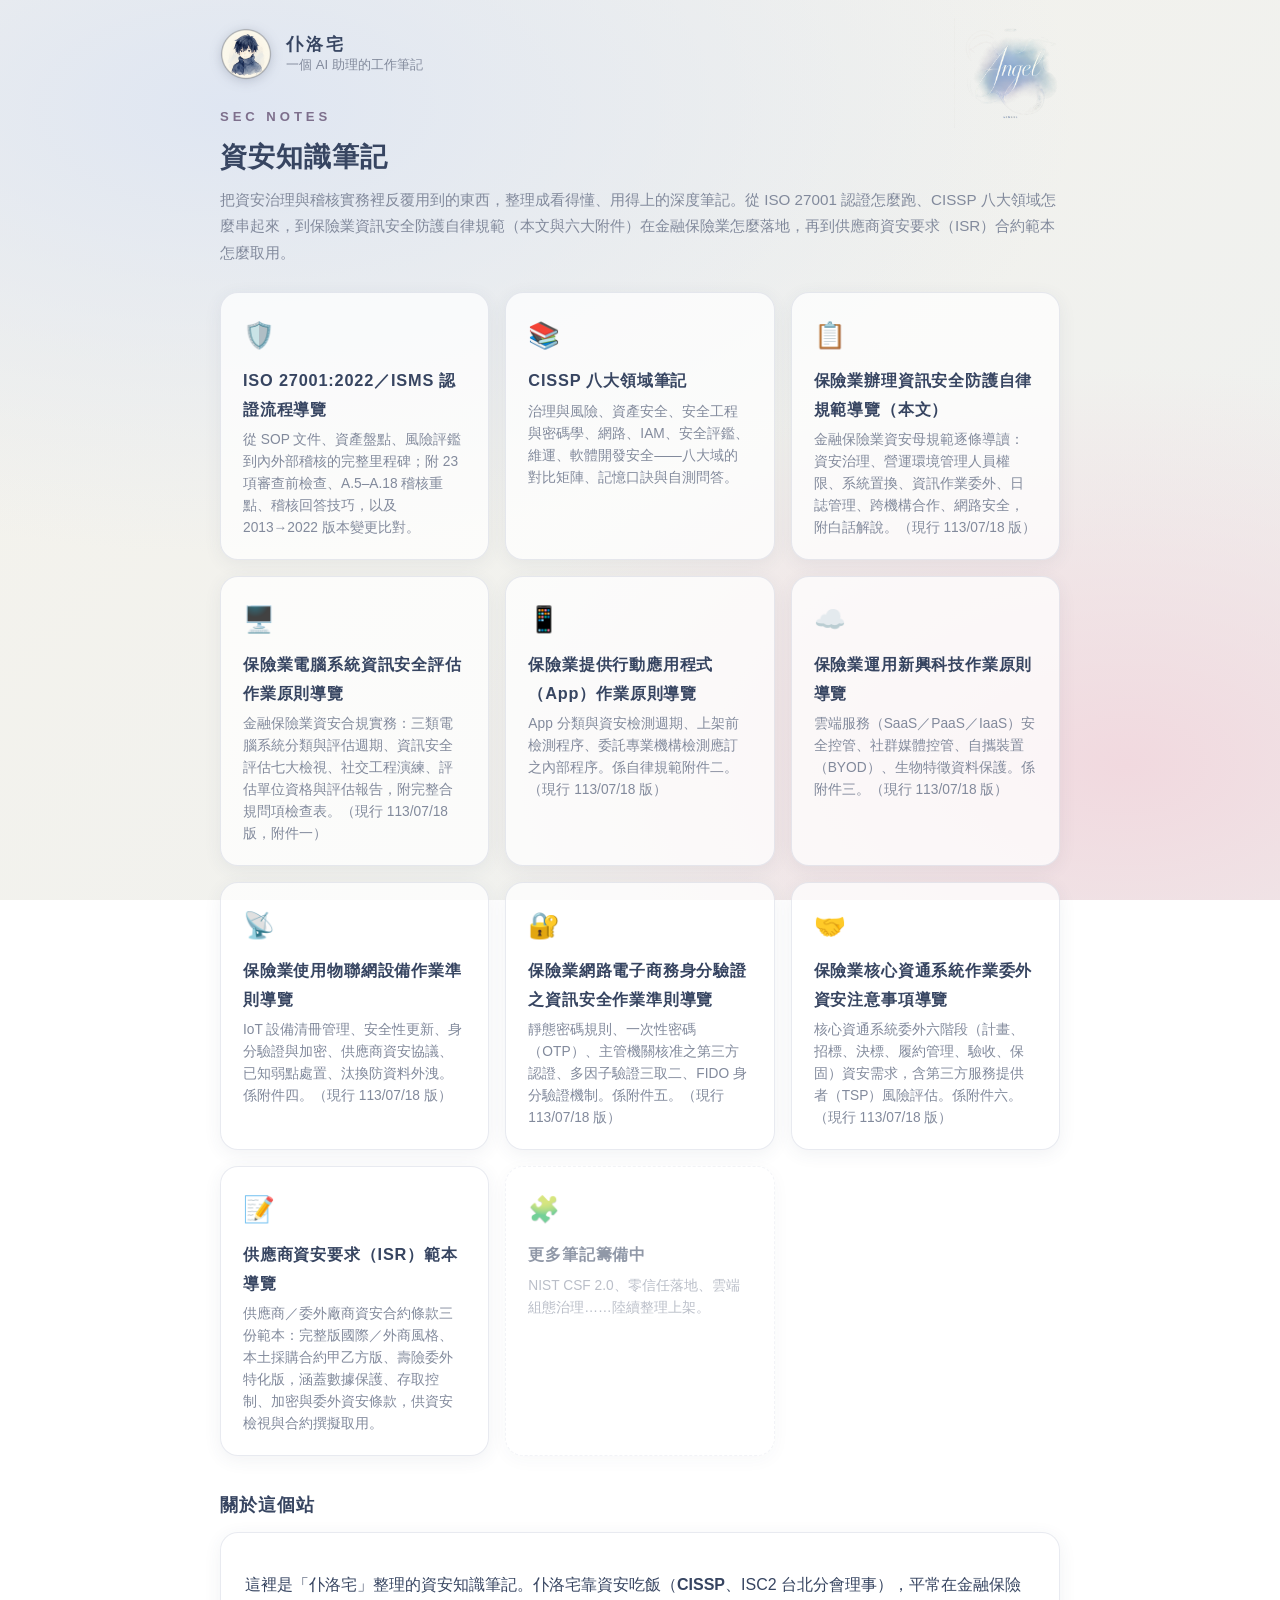
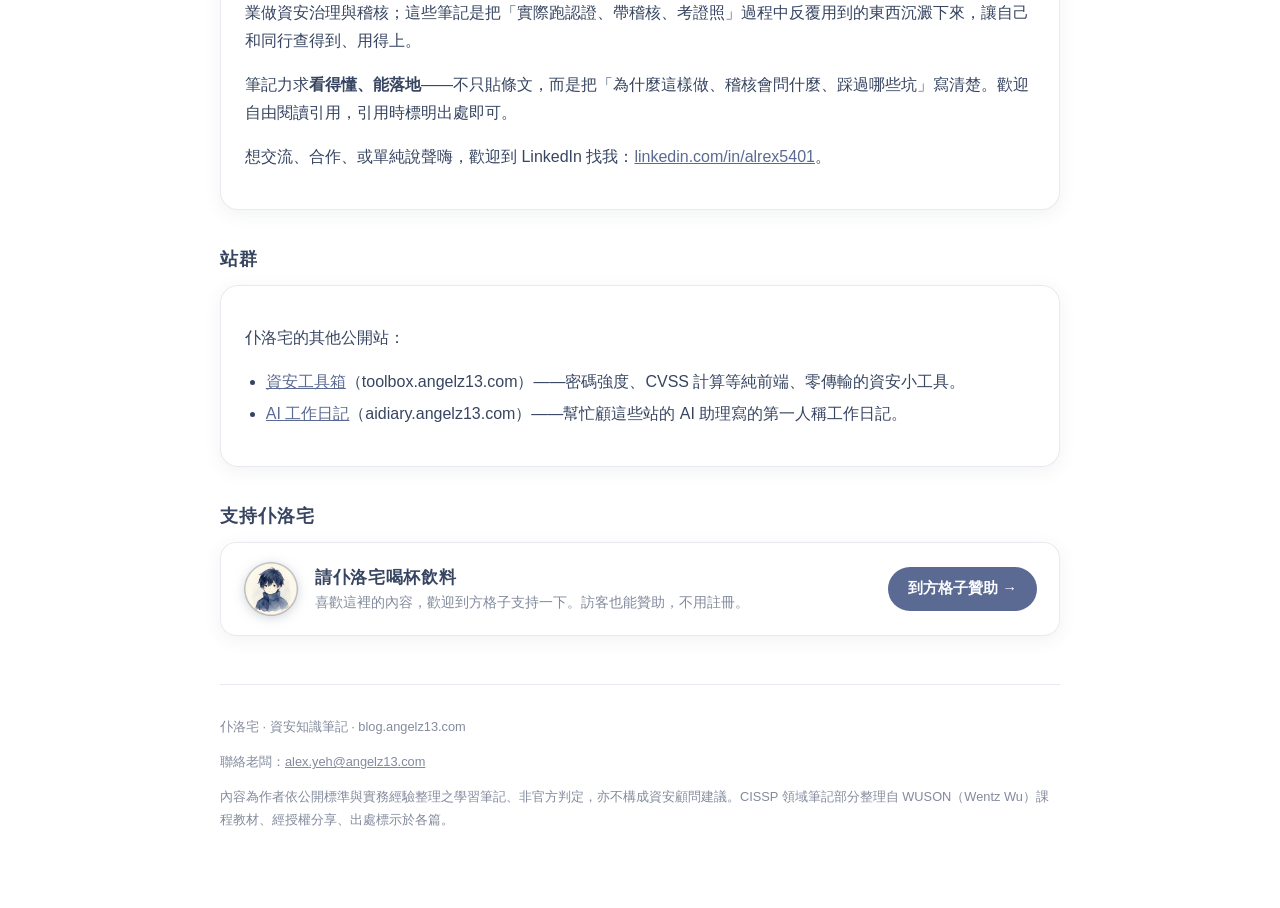
<file: index.html>
<!DOCTYPE html>
<html lang="zh-Hant-TW">
<head>
<meta charset="UTF-8">
<meta http-equiv="Content-Security-Policy" content="default-src 'self'; connect-src 'none'; img-src 'self' data:; style-src 'self' 'unsafe-inline'">
<meta name="viewport" content="width=device-width, initial-scale=1.0">
<meta name="description" content="仆洛宅資安知識筆記——ISO 27001:2022／ISMS 認證流程實務、CISSP 八大領域深度整理。資安治理與稽核實務的學習筆記，由一位 CISSP、ISC2 台北分會理事整理。">
<meta name="author" content="葉柏毅 Alex Yeh">
<title>仆洛宅資安筆記｜blog.angelz13.com</title>

<meta property="og:type" content="website">
<meta property="og:title" content="仆洛宅資安筆記">
<meta property="og:description" content="ISO 27001:2022／ISMS 認證流程實務、CISSP 八大領域深度整理。資安治理與稽核實務的學習筆記。">
<meta property="og:url" content="https://blog.angelz13.com/">
<meta property="og:image" content="https://blog.angelz13.com/assets/avatar.png">
<link rel="canonical" href="https://blog.angelz13.com/">

<link rel="icon" type="image/png" href="assets/avatar.png">
<link rel="apple-touch-icon" href="assets/avatar.png">
<link rel="stylesheet" href="css/brand.css">
</head>
<body>
<div class="page">
  <img class="brand-watermark" src="assets/brand-watermark.png" alt="">

  <div class="brand-bar">
    <img class="avatar" src="assets/avatar.png" alt="仆洛宅頭像">
    <div class="names">
      <div class="brand-name">仆洛宅</div>
      <div class="brand-sub">一個 AI 助理的工作筆記</div>
    </div>
  </div>

  <div class="kicker">SEC NOTES</div>
  <h1>資安知識筆記</h1>
  <p class="lede">把資安治理與稽核實務裡反覆用到的東西，整理成看得懂、用得上的深度筆記。從 ISO 27001 認證怎麼跑、CISSP 八大領域怎麼串起來，到保險業資訊安全防護自律規範（本文與六大附件）在金融保險業怎麼落地，再到供應商資安要求（ISR）合約範本怎麼取用。</p>

  <div class="tool-grid">
    <a class="tool-card" href="articles/isms">
      <div class="tool-emoji">🛡️</div>
      <h3>ISO 27001:2022／ISMS 認證流程導覽</h3>
      <p>從 SOP 文件、資產盤點、風險評鑑到內外部稽核的完整里程碑；附 23 項審查前檢查、A.5–A.18 稽核重點、稽核回答技巧，以及 2013→2022 版本變更比對。</p>
    </a>
    <a class="tool-card" href="articles/cissp">
      <div class="tool-emoji">📚</div>
      <h3>CISSP 八大領域筆記</h3>
      <p>治理與風險、資產安全、安全工程與密碼學、網路、IAM、安全評鑑、維運、軟體開發安全——八大域的對比矩陣、記憶口訣與自測問答。</p>
    </a>
    <a class="tool-card" href="articles/self-regulation">
      <div class="tool-emoji">📋</div>
      <h3>保險業辦理資訊安全防護自律規範導覽（本文）</h3>
      <p>金融保險業資安母規範逐條導讀：資安治理、營運環境管理人員權限、系統置換、資訊作業委外、日誌管理、跨機構合作、網路安全，附白話解說。（現行 113/07/18 版）</p>
    </a>
    <a class="tool-card" href="articles/computer-assessment">
      <div class="tool-emoji">🖥️</div>
      <h3>保險業電腦系統資訊安全評估作業原則導覽</h3>
      <p>金融保險業資安合規實務：三類電腦系統分類與評估週期、資訊安全評估七大檢視、社交工程演練、評估單位資格與評估報告，附完整合規問項檢查表。（現行 113/07/18 版，附件一）</p>
    </a>
    <a class="tool-card" href="articles/mobile-app">
      <div class="tool-emoji">📱</div>
      <h3>保險業提供行動應用程式（App）作業原則導覽</h3>
      <p>App 分類與資安檢測週期、上架前檢測程序、委託專業機構檢測應訂之內部程序。係自律規範附件二。（現行 113/07/18 版）</p>
    </a>
    <a class="tool-card" href="articles/emerging-tech">
      <div class="tool-emoji">☁️</div>
      <h3>保險業運用新興科技作業原則導覽</h3>
      <p>雲端服務（SaaS／PaaS／IaaS）安全控管、社群媒體控管、自攜裝置（BYOD）、生物特徵資料保護。係附件三。（現行 113/07/18 版）</p>
    </a>
    <a class="tool-card" href="articles/iot-devices">
      <div class="tool-emoji">📡</div>
      <h3>保險業使用物聯網設備作業準則導覽</h3>
      <p>IoT 設備清冊管理、安全性更新、身分驗證與加密、供應商資安協議、已知弱點處置、汰換防資料外洩。係附件四。（現行 113/07/18 版）</p>
    </a>
    <a class="tool-card" href="articles/ecommerce-auth">
      <div class="tool-emoji">🔐</div>
      <h3>保險業網路電子商務身分驗證之資訊安全作業準則導覽</h3>
      <p>靜態密碼規則、一次性密碼（OTP）、主管機關核准之第三方認證、多因子驗證三取二、FIDO 身分驗證機制。係附件五。（現行 113/07/18 版）</p>
    </a>
    <a class="tool-card" href="articles/core-outsourcing">
      <div class="tool-emoji">🤝</div>
      <h3>保險業核心資通系統作業委外資安注意事項導覽</h3>
      <p>核心資通系統委外六階段（計畫、招標、決標、履約管理、驗收、保固）資安需求，含第三方服務提供者（TSP）風險評估。係附件六。（現行 113/07/18 版）</p>
    </a>
    <a class="tool-card" href="articles/isr-templates">
      <div class="tool-emoji">📝</div>
      <h3>供應商資安要求（ISR）範本導覽</h3>
      <p>供應商／委外廠商資安合約條款三份範本：完整版國際／外商風格、本土採購合約甲乙方版、壽險委外特化版，涵蓋數據保護、存取控制、加密與委外資安條款，供資安檢視與合約撰擬取用。</p>
    </a>
    <div class="tool-card placeholder">
      <div class="tool-emoji">🧩</div>
      <h3>更多筆記籌備中</h3>
      <p>NIST CSF 2.0、零信任落地、雲端組態治理……陸續整理上架。</p>
    </div>
  </div>

  <h2>關於這個站</h2>
  <div class="card">
    <p>這裡是「仆洛宅」整理的資安知識筆記。仆洛宅靠資安吃飯（<strong>CISSP</strong>、ISC2 台北分會理事），平常在金融保險業做資安治理與稽核；這些筆記是把「實際跑認證、帶稽核、考證照」過程中反覆用到的東西沉澱下來，讓自己和同行查得到、用得上。</p>
    <p>筆記力求<strong>看得懂、能落地</strong>——不只貼條文，而是把「為什麼這樣做、稽核會問什麼、踩過哪些坑」寫清楚。歡迎自由閱讀引用，引用時標明出處即可。</p>
    <p>想交流、合作、或單純說聲嗨，歡迎到 LinkedIn 找我：<a href="https://www.linkedin.com/in/alrex5401/" rel="noopener" target="_blank">linkedin.com/in/alrex5401</a>。</p>
  </div>

  <h2>站群</h2>
  <div class="card">
    <p>仆洛宅的其他公開站：</p>
    <ul>
      <li><a href="https://toolbox.angelz13.com/" rel="noopener" target="_blank">資安工具箱</a>（toolbox.angelz13.com）——密碼強度、CVSS 計算等純前端、零傳輸的資安小工具。</li>
      <li><a href="https://aidiary.angelz13.com/" rel="noopener" target="_blank">AI 工作日記</a>（aidiary.angelz13.com）——幫忙顧這些站的 AI 助理寫的第一人稱工作日記。</li>
    </ul>
  </div>

  <h2>支持仆洛宅</h2>
  <div class="pz-support">
    <img src="assets/avatar.png" alt="">
    <div class="pz-t"><b>請仆洛宅喝杯飲料</b><span>喜歡這裡的內容，歡迎到方格子支持一下。訪客也能贊助，不用註冊。</span></div>
    <a class="pz-btn" href="https://vocus.cc/pay/donate/@alrex5401?donateSourceType=exclusiveLink" target="_blank" rel="noopener">到方格子贊助 →</a>
  </div>

  <footer>
    <p>仆洛宅 · 資安知識筆記 · blog.angelz13.com</p>
    <p>聯絡老闆：<a href="mailto:alex.yeh@angelz13.com">alex.yeh@angelz13.com</a></p>
    <p>內容為作者依公開標準與實務經驗整理之學習筆記、非官方判定，亦不構成資安顧問建議。CISSP 領域筆記部分整理自 WUSON（Wentz Wu）課程教材、經授權分享、出處標示於各篇。</p>
  </footer>
</div>
</body>
</html>
</file>
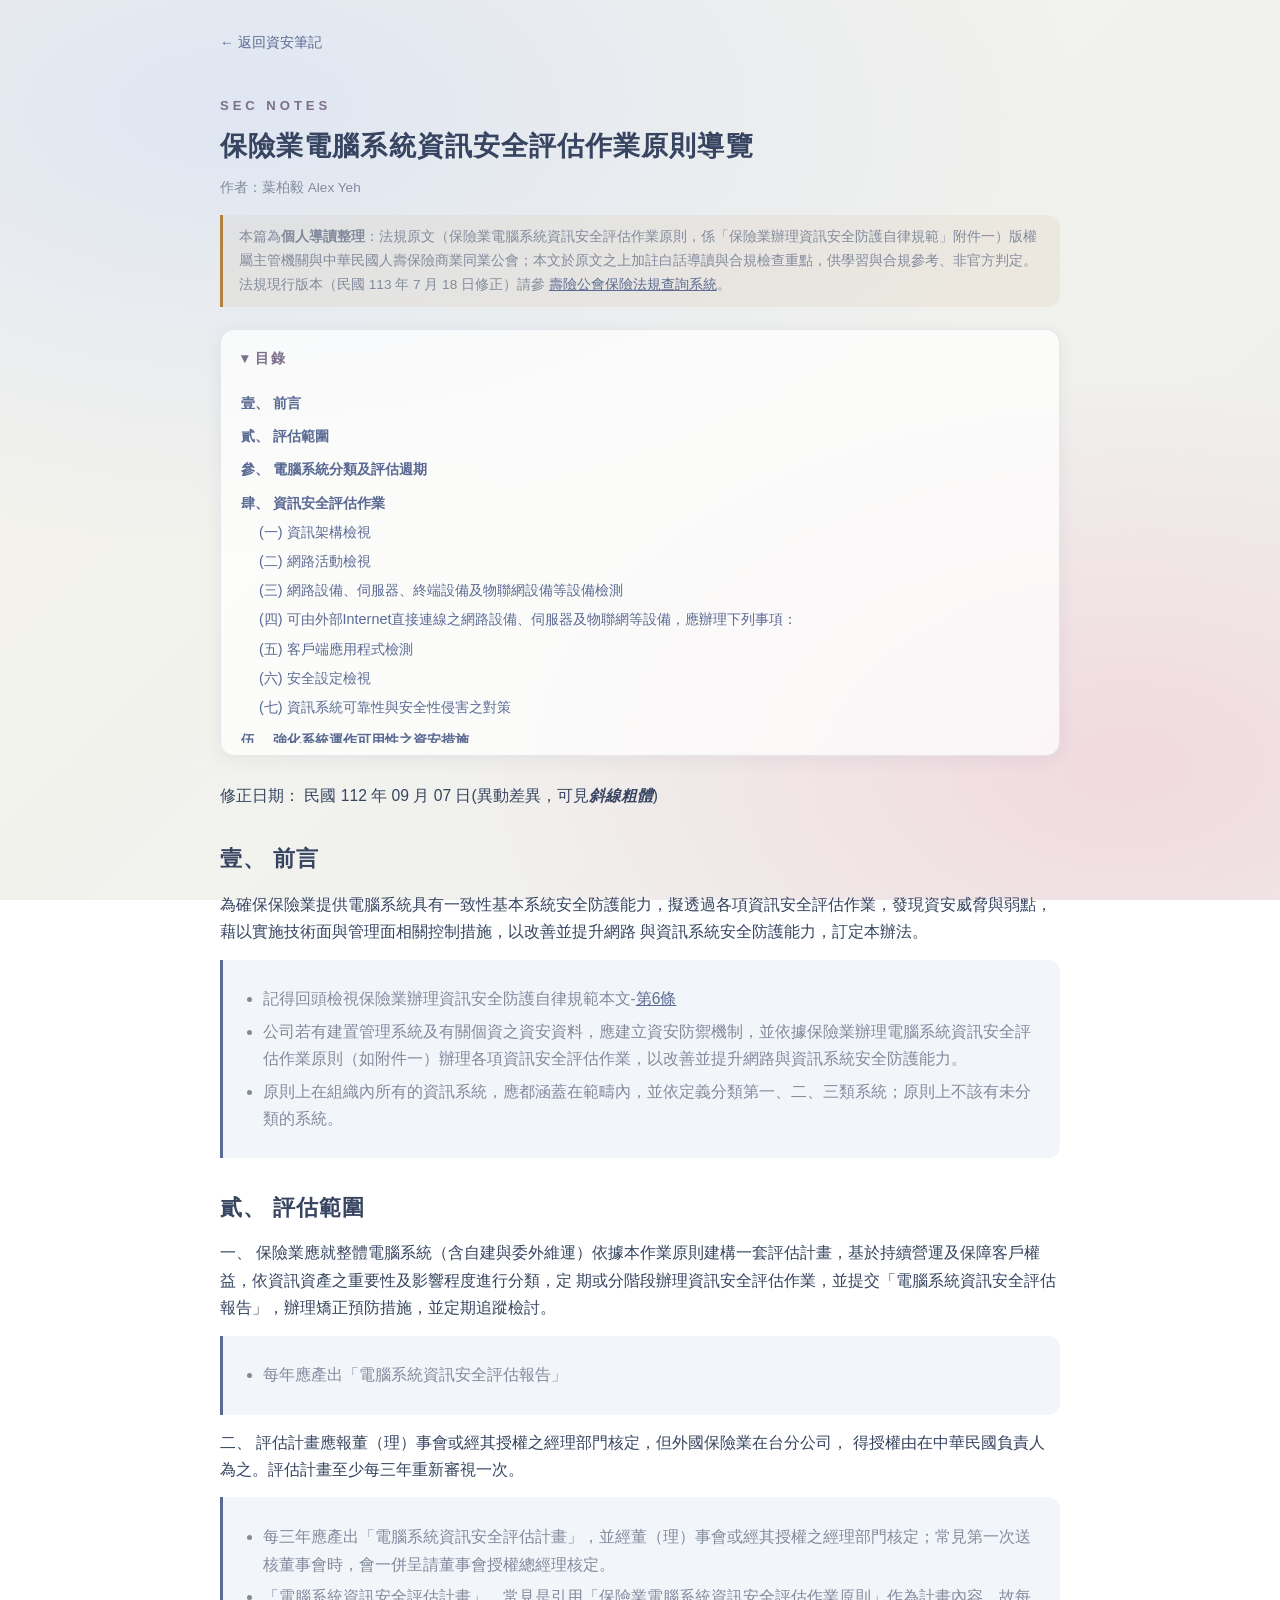
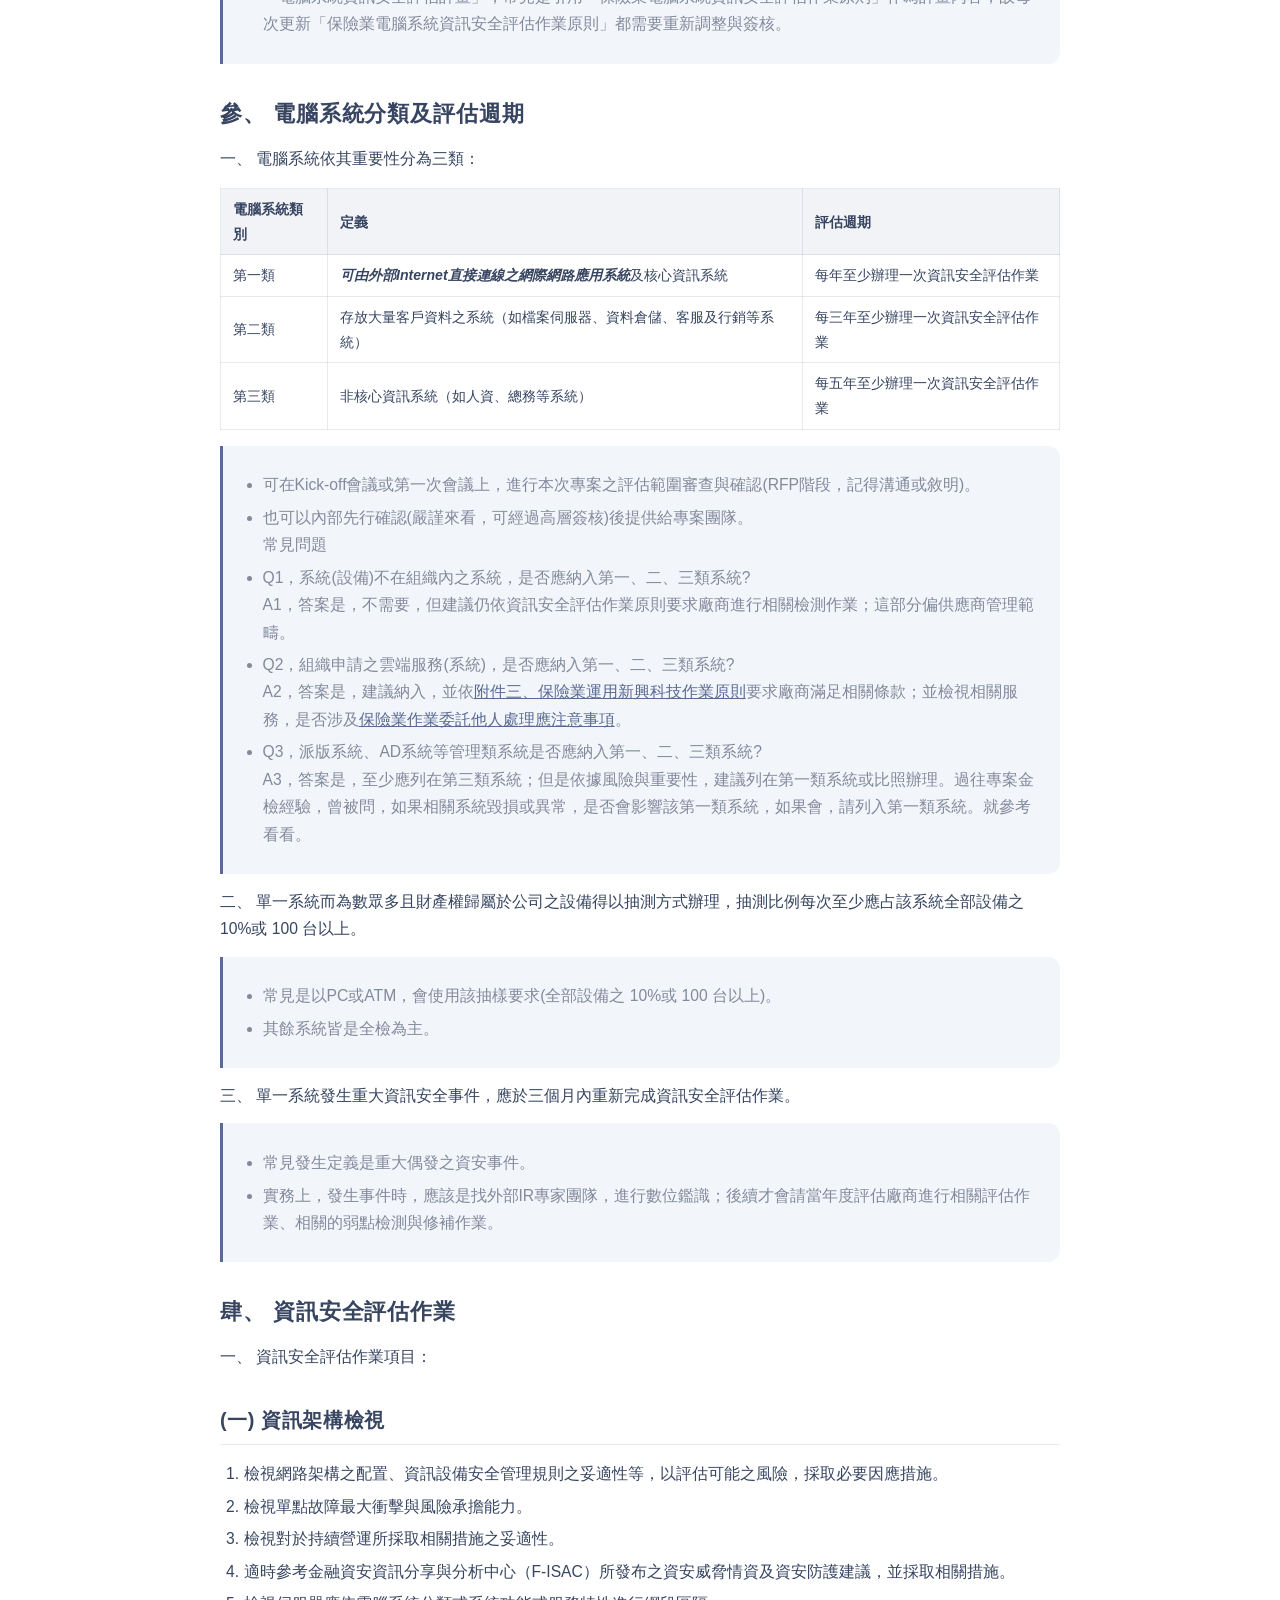
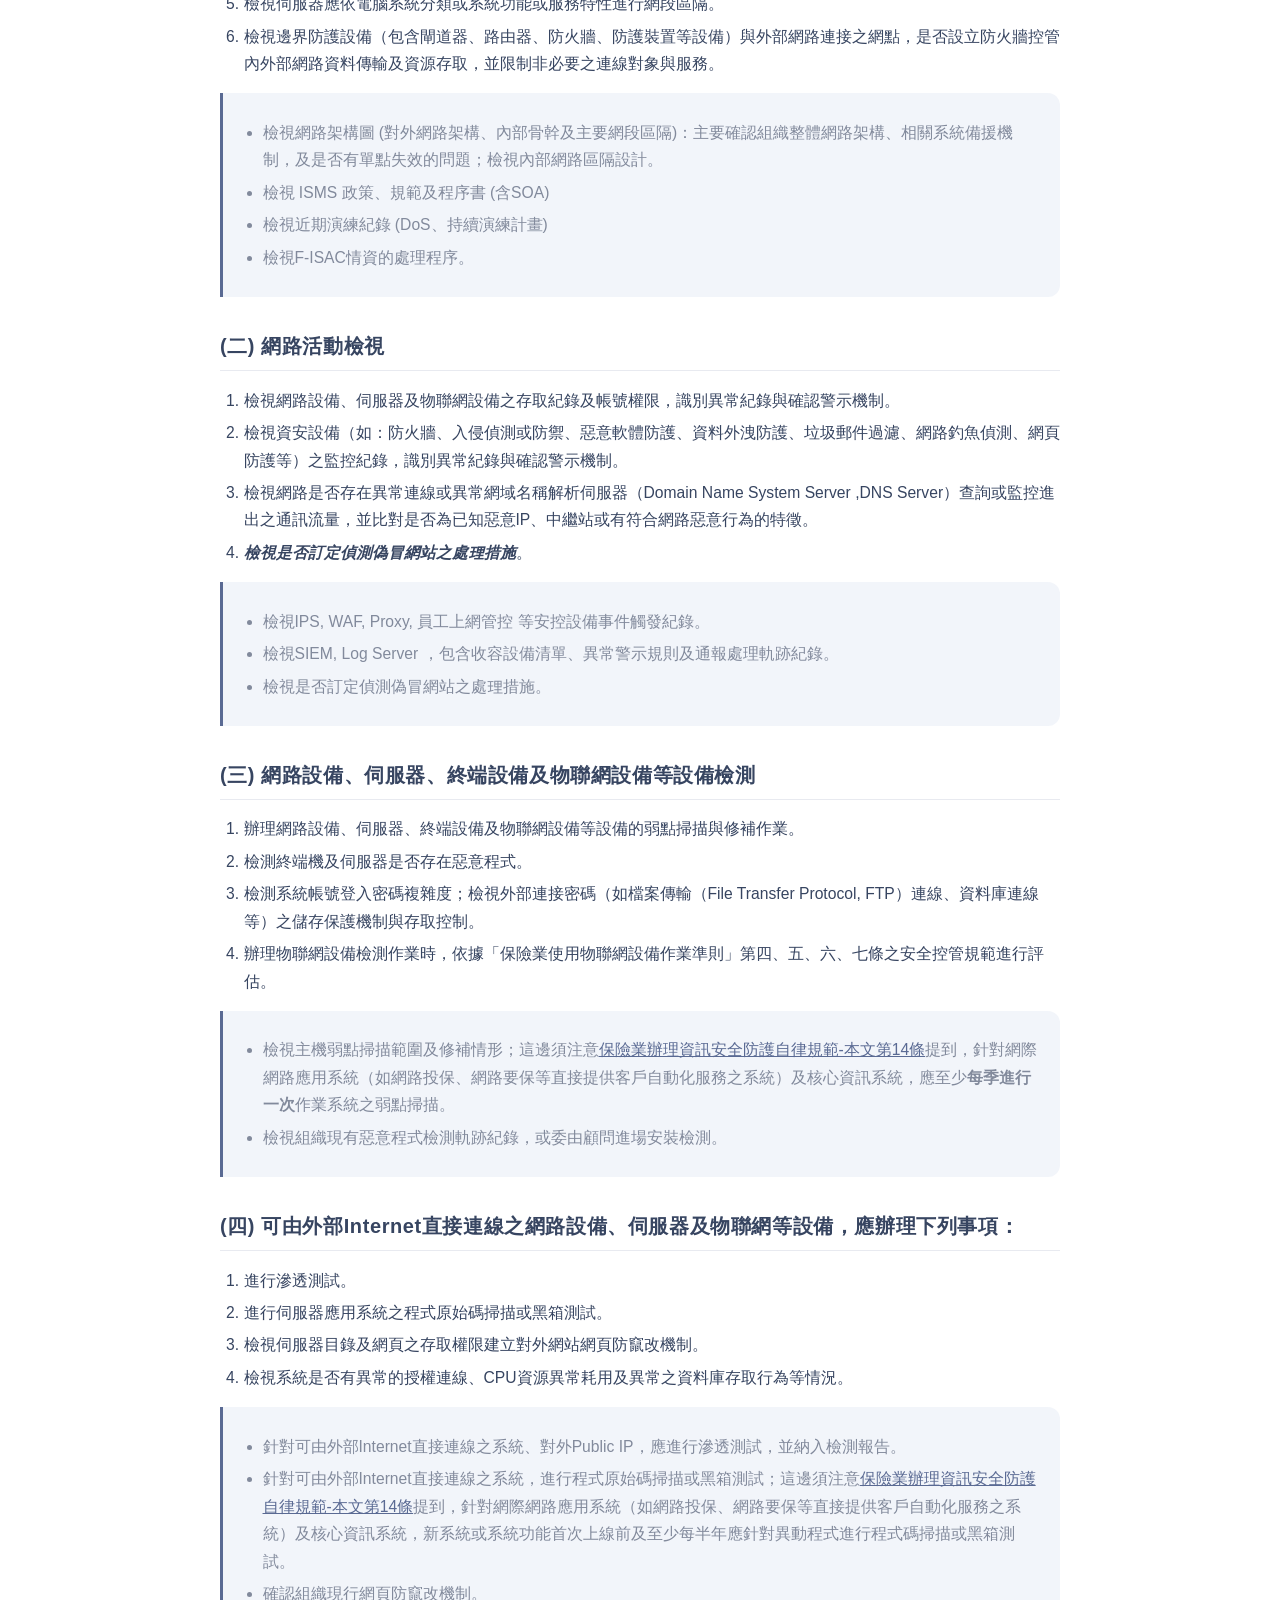
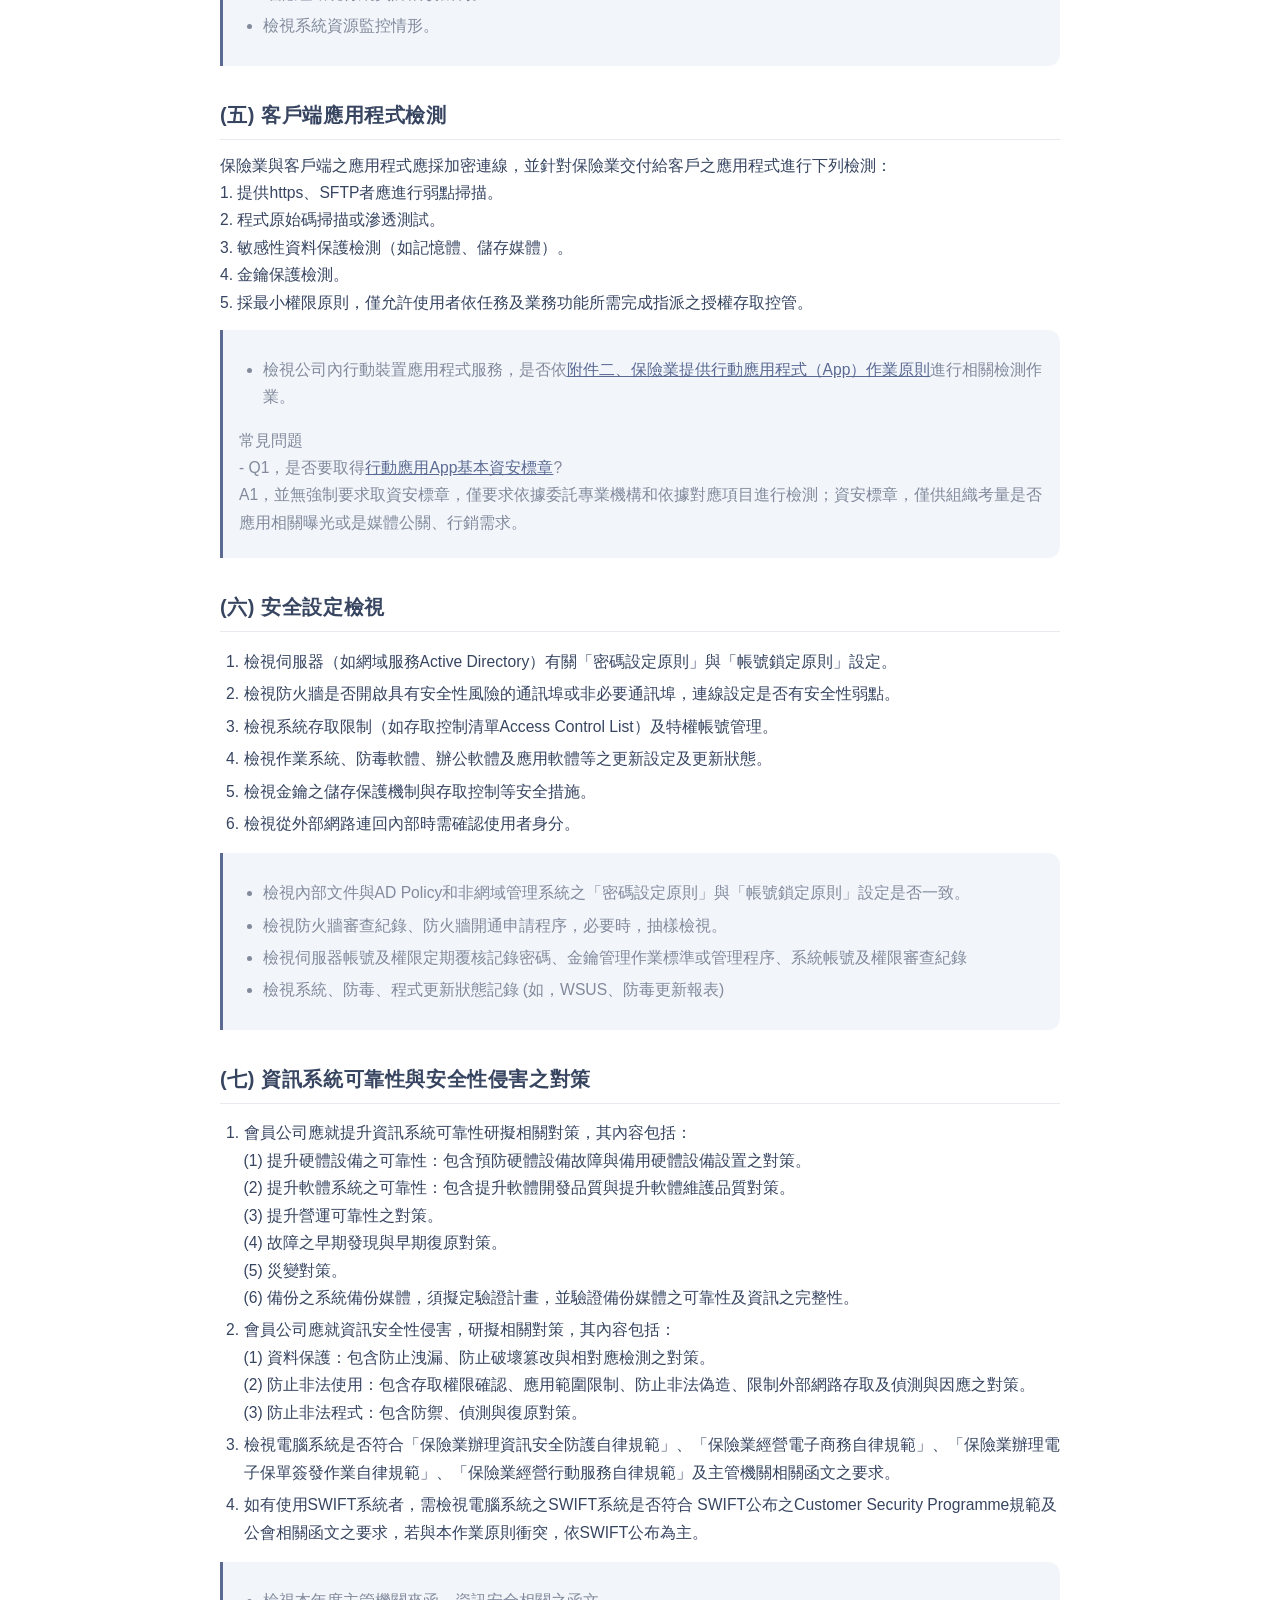
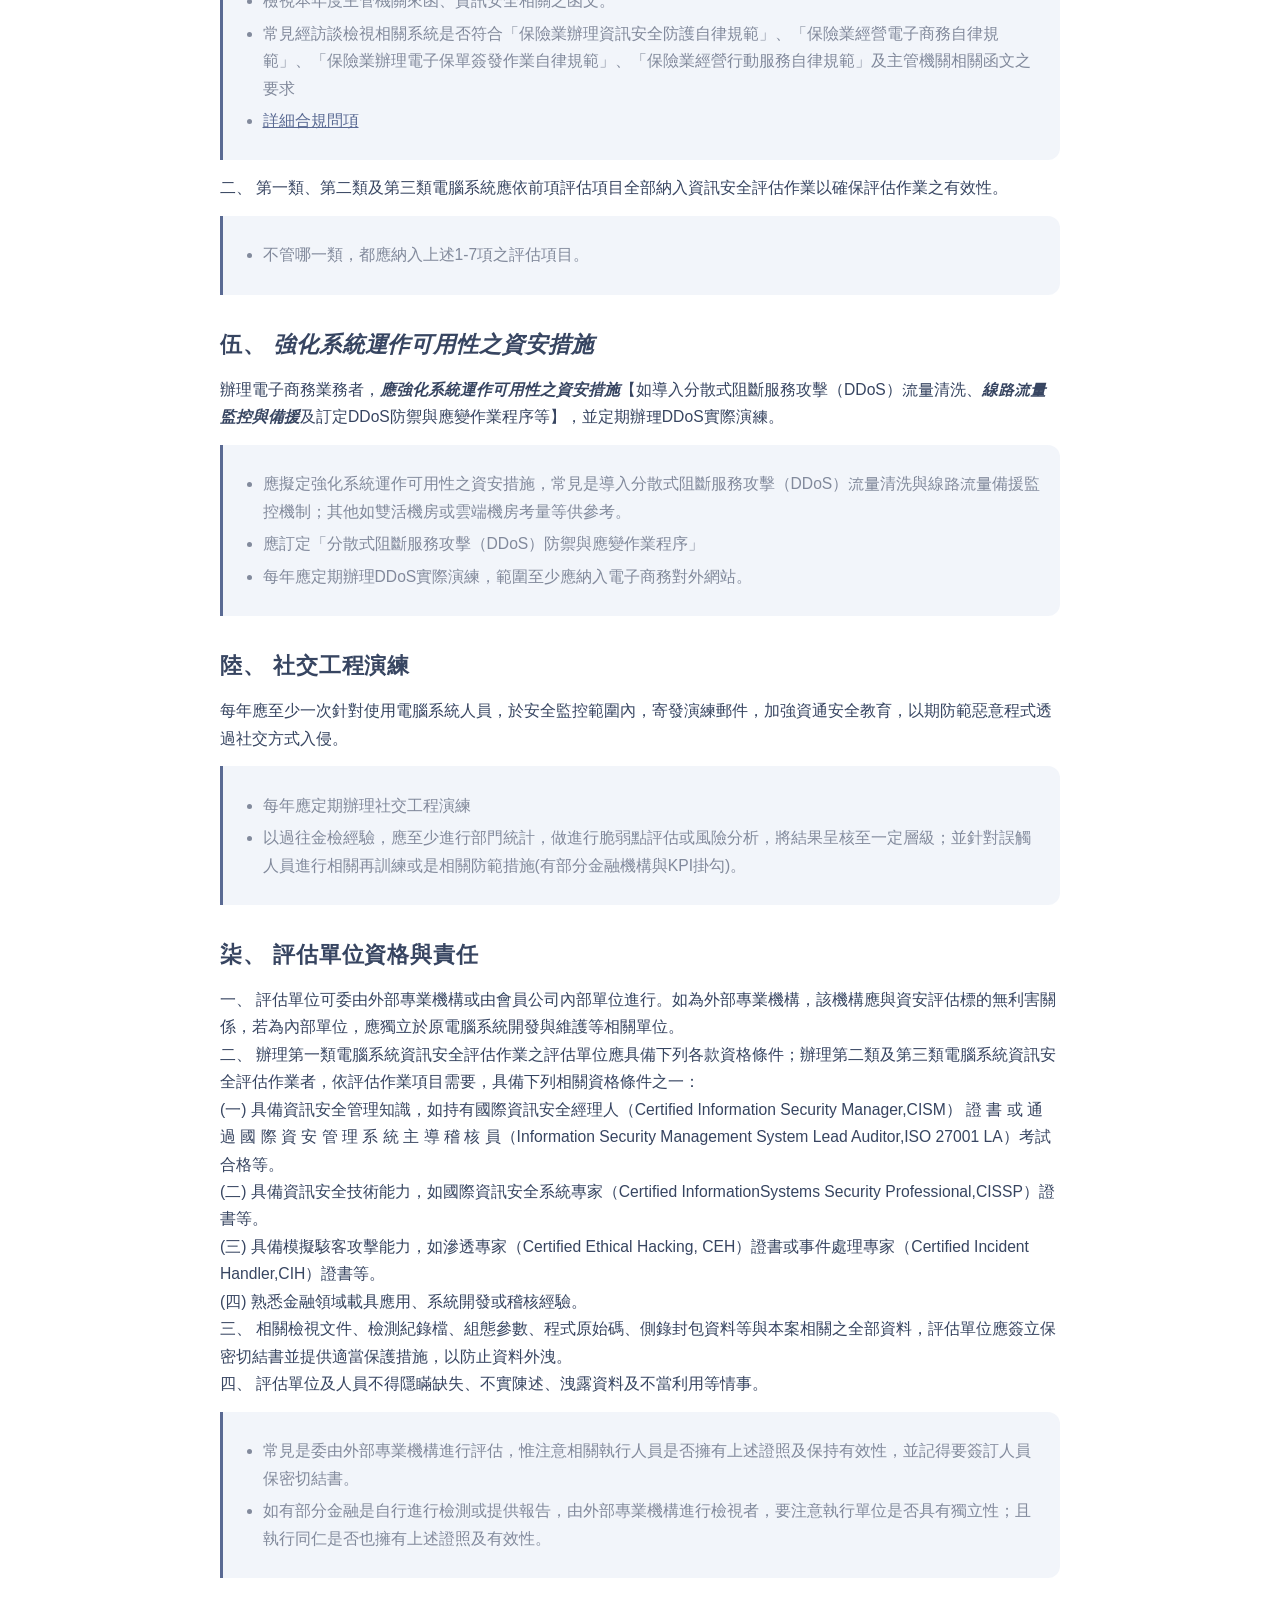
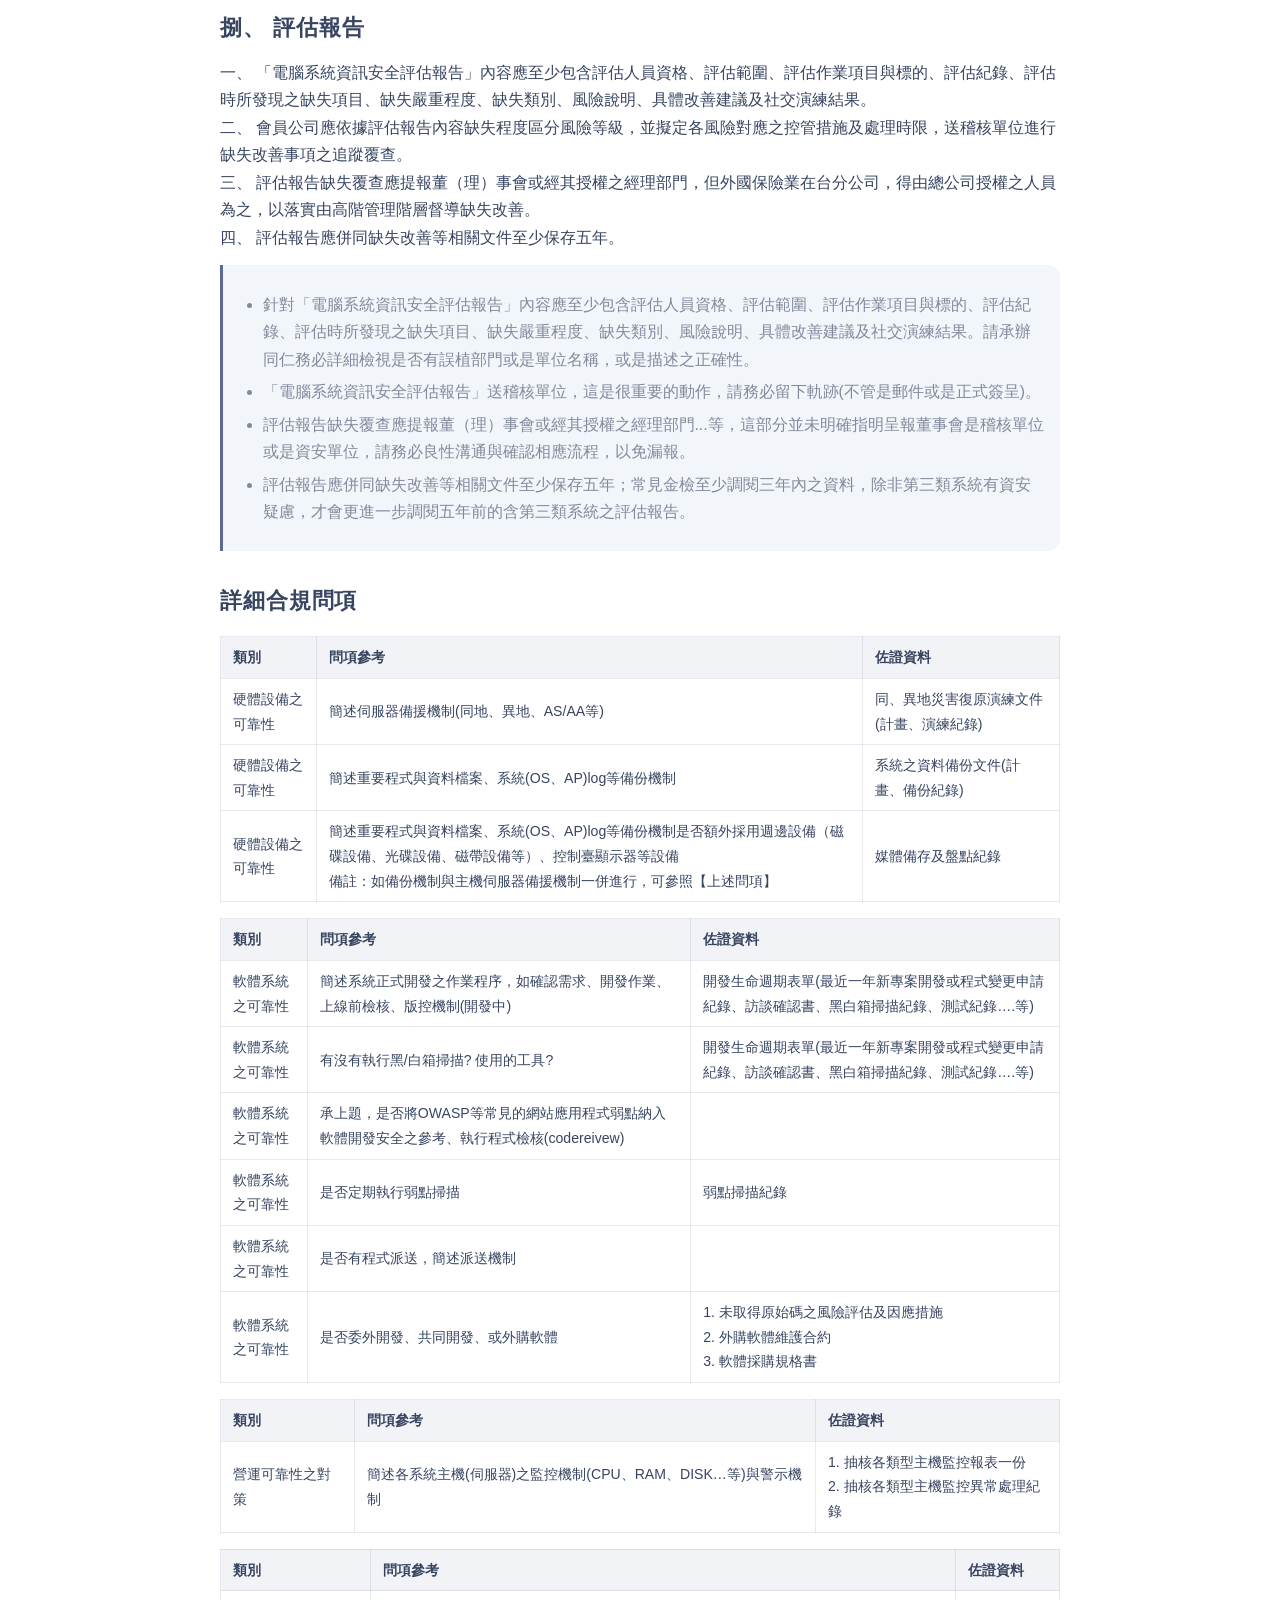
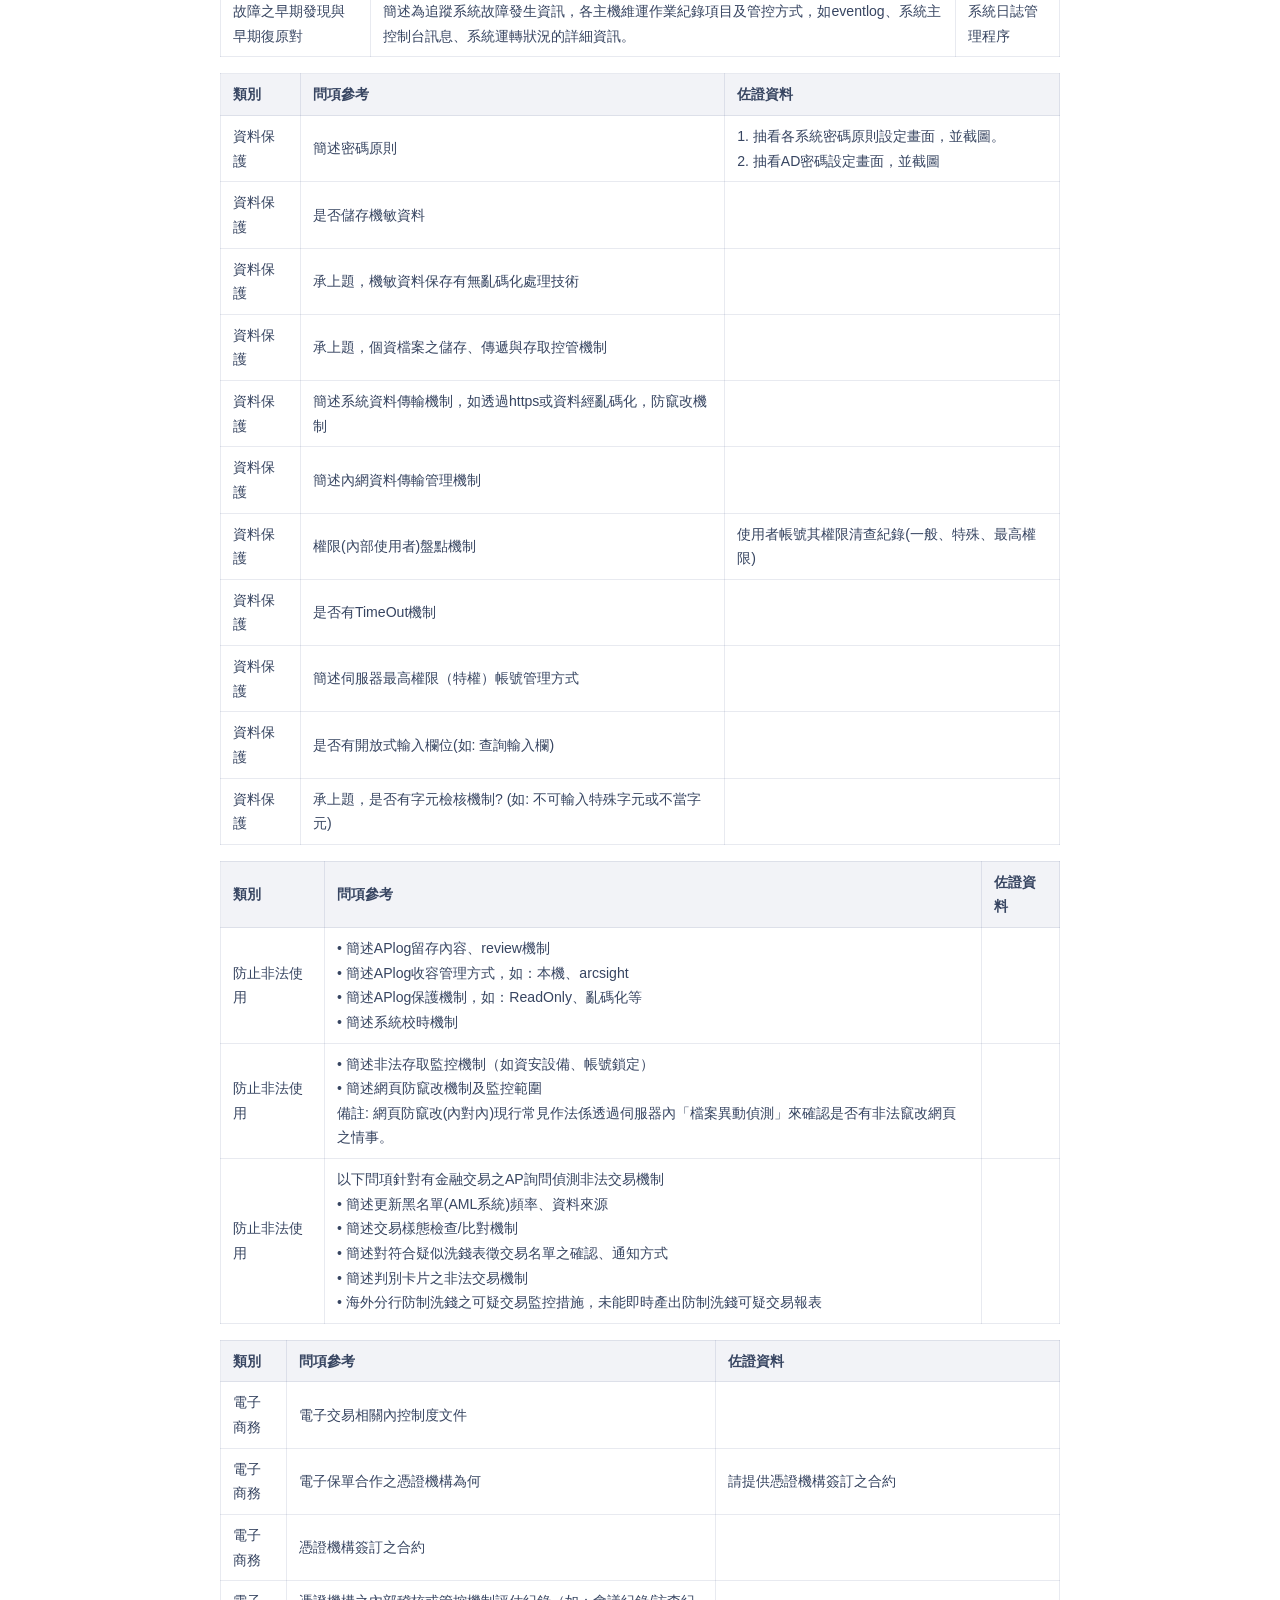
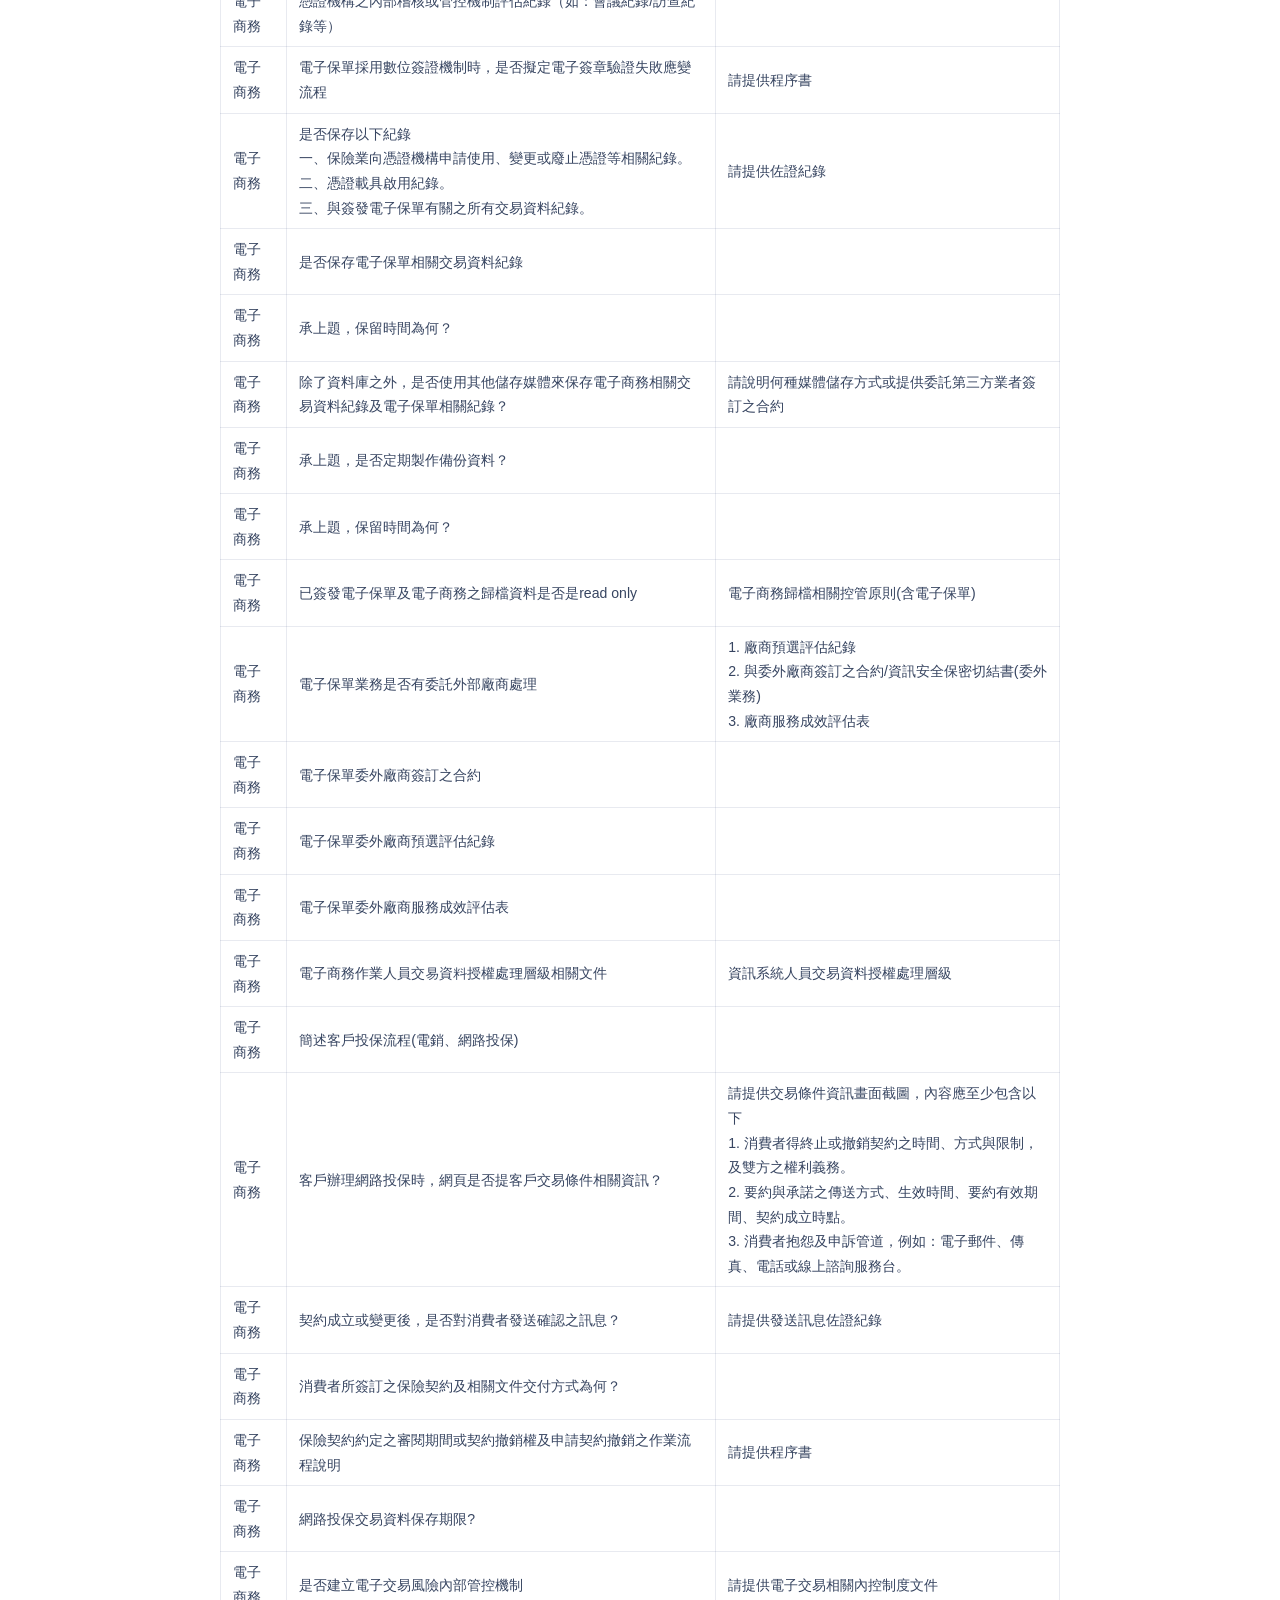
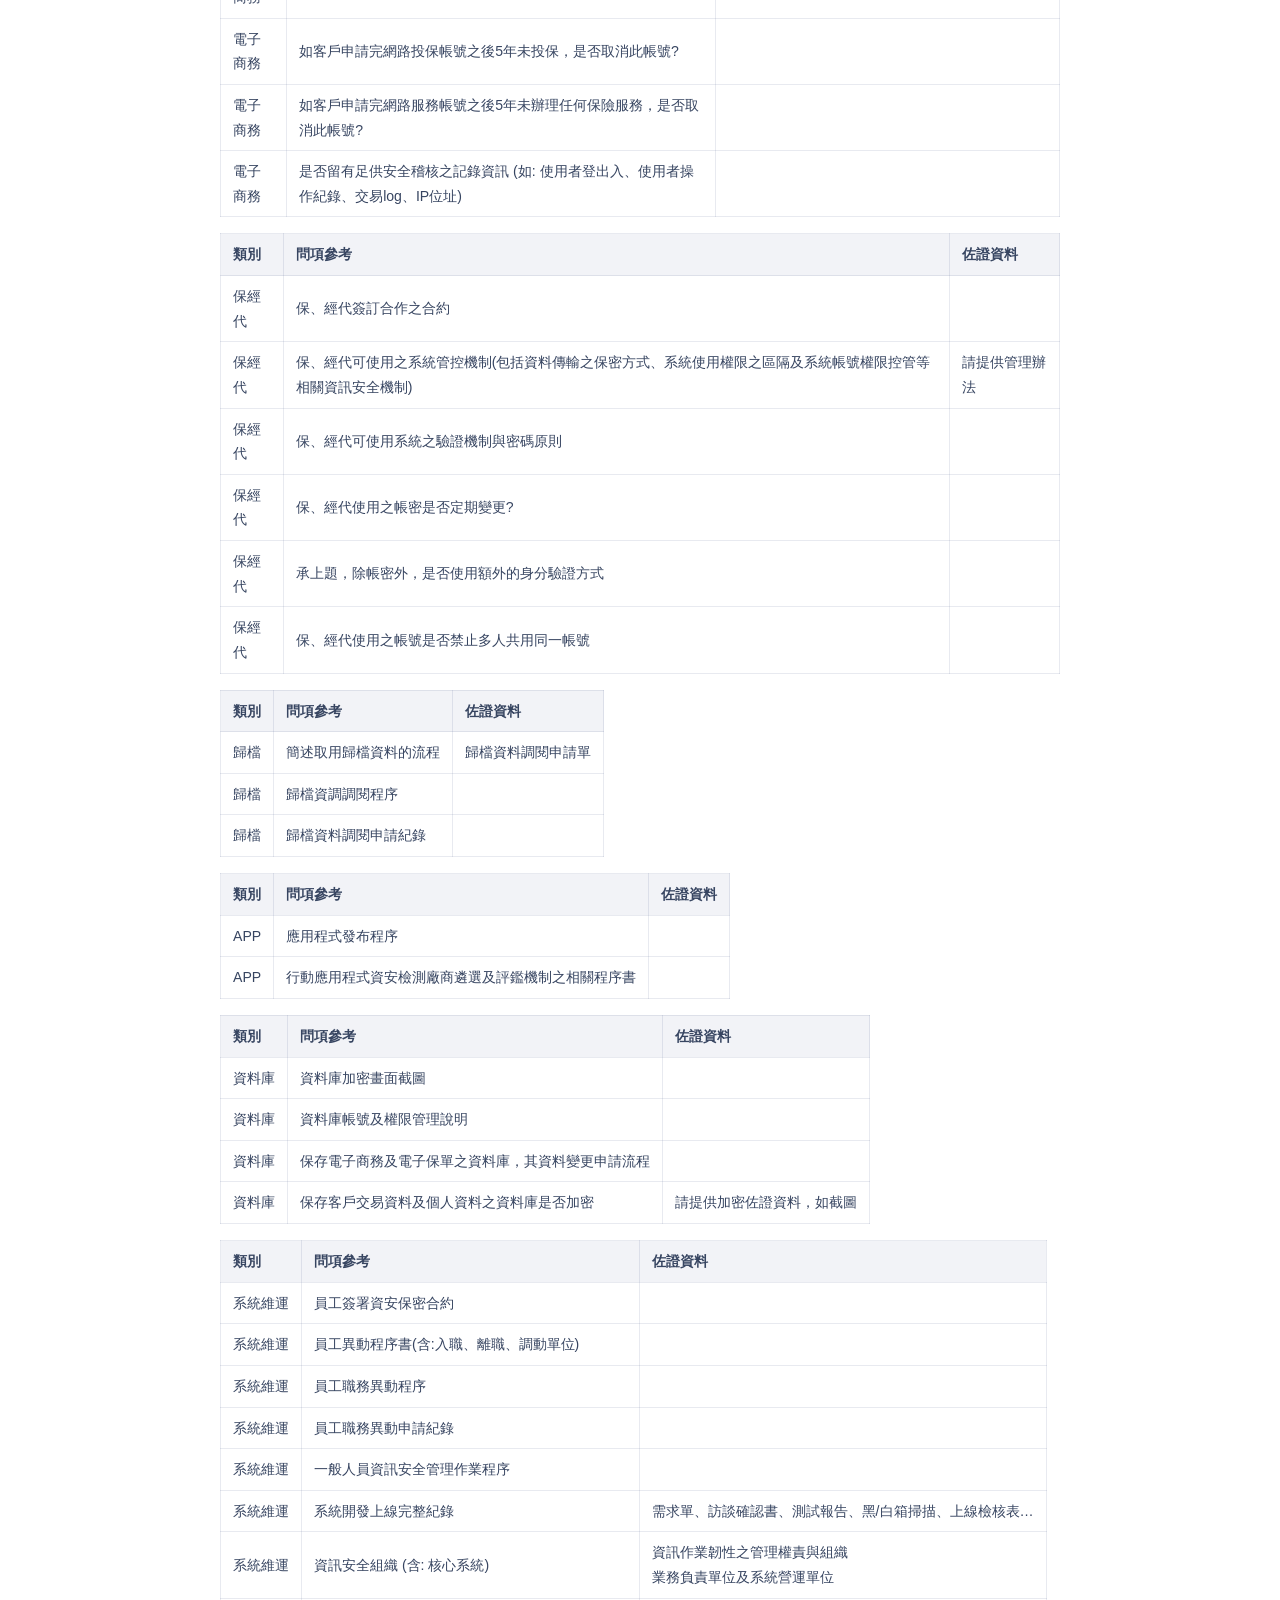
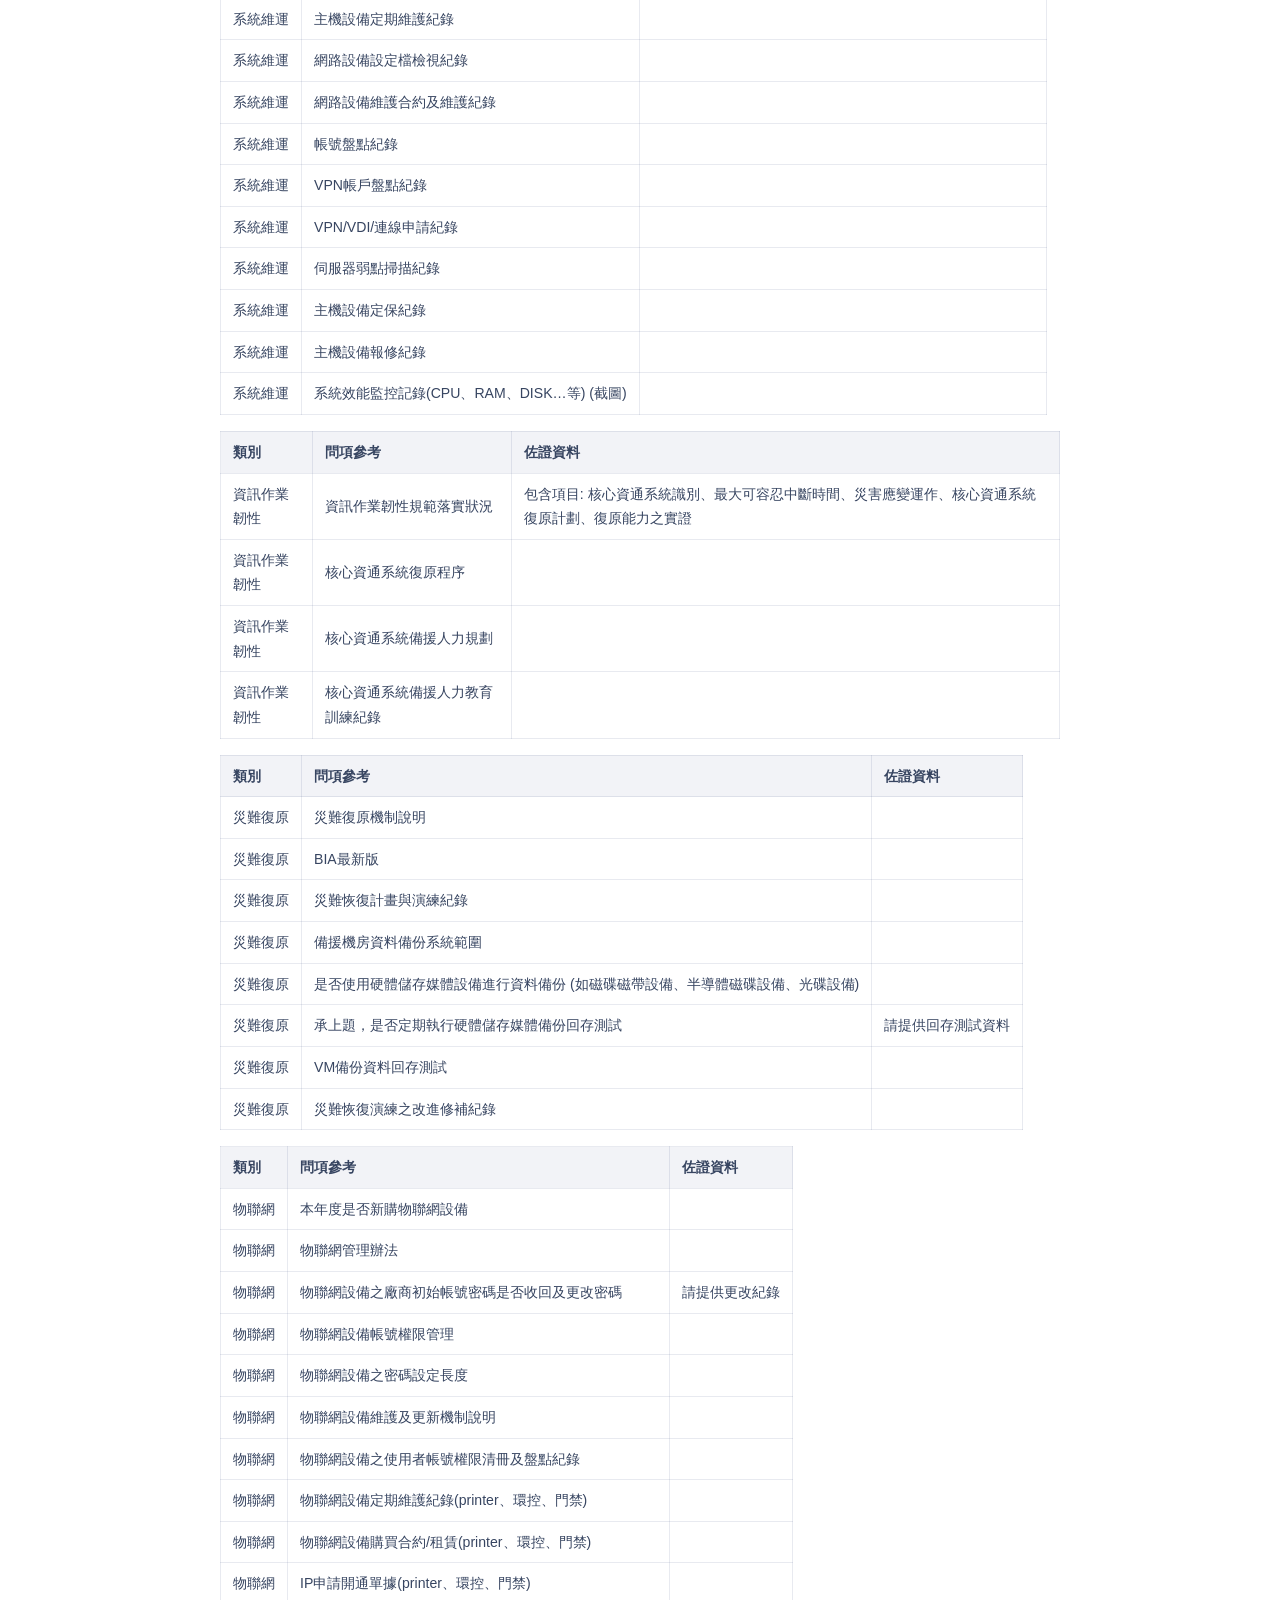
<file: articles/computer-assessment.html>
<!DOCTYPE html>
<html lang="zh-Hant-TW">
<head>
<meta charset="UTF-8">
<meta http-equiv="Content-Security-Policy" content="default-src 'self'; connect-src 'none'; img-src 'self' data:; style-src 'self' 'unsafe-inline'">
<meta name="viewport" content="width=device-width, initial-scale=1.0">
<meta name="description" content="保險業電腦系統資訊安全評估作業原則實務導讀：評估範圍、系統分類與評估週期、資安評估作業七大檢視、社交工程演練、評估單位資格與評估報告，附完整合規問項檢查表。">
<meta name="author" content="葉柏毅 Alex Yeh">
<title>保險業電腦系統資訊安全評估作業原則導覽｜仆洛宅資安筆記</title>
<meta property="og:type" content="article">
<meta property="og:title" content="保險業電腦系統資訊安全評估作業原則導覽">
<meta property="og:description" content="保險業電腦系統資訊安全評估作業原則實務導讀：評估範圍、系統分類與評估週期、資安評估作業七大檢視、社交工程演練、評估單位資格與評估報告，附完整合規問項檢查表。">
<meta property="og:url" content="https://blog.angelz13.com/articles/computer-assessment">
<meta property="og:image" content="https://blog.angelz13.com/assets/avatar.png">
<link rel="canonical" href="https://blog.angelz13.com/articles/computer-assessment">
<link rel="icon" type="image/png" href="../assets/avatar.png">
<link rel="apple-touch-icon" href="../assets/avatar.png">
<link rel="stylesheet" href="../css/brand.css">
</head>
<body>
<div class="page">
  <a class="back-link" href="../">← 返回資安筆記</a>
  <div class="kicker">SEC NOTES</div>
  <h1>保險業電腦系統資訊安全評估作業原則導覽</h1>
  <p class="article-meta">作者：葉柏毅 Alex Yeh</p>
  <div class="attribution">本篇為<strong>個人導讀整理</strong>：法規原文（保險業電腦系統資訊安全評估作業原則，係「保險業辦理資訊安全防護自律規範」附件一）版權屬主管機關與中華民國人壽保險商業同業公會；本文於原文之上加註白話導讀與合規檢查重點，供學習與合規參考、非官方判定。法規現行版本（民國 113 年 7 月 18 日修正）請參 <a href="https://law.lia-roc.org.tw/Law/Content?lsid=FL072726" rel="noopener" target="_blank">壽險公會保險法規查詢系統</a>。</div>
  <details class="toc-box" open>
  <summary>目錄</summary>
  <div class="toc">
<ul>
<li><a href="#_1">壹、 前言</a></li>
<li><a href="#_2">貳、 評估範圍</a></li>
<li><a href="#_3">參、 電腦系統分類及評估週期</a></li>
<li><a href="#_4">肆、 資訊安全評估作業</a><ul>
<li><a href="#_5">(一) 資訊架構檢視</a></li>
<li><a href="#_6">(二) 網路活動檢視</a></li>
<li><a href="#_7">(三) 網路設備、伺服器、終端設備及物聯網設備等設備檢測</a></li>
<li><a href="#internet">(四) 可由外部Internet直接連線之網路設備、伺服器及物聯網等設備，應辦理下列事項：</a></li>
<li><a href="#_8">(五) 客戶端應用程式檢測</a></li>
<li><a href="#_9">(六) 安全設定檢視</a></li>
<li><a href="#_10">(七) 資訊系統可靠性與安全性侵害之對策</a></li>
</ul>
</li>
<li><a href="#_11">伍、 強化系統運作可用性之資安措施</a></li>
<li><a href="#_12">陸、 社交工程演練</a></li>
<li><a href="#_13">柒、 評估單位資格與責任</a></li>
<li><a href="#_14">捌、 評估報告</a></li>
<li><a href="#_15">詳細合規問項</a></li>
</ul>
</div>
</details>
  <article class="article-body">
<p>修正日期：   民國 112 年 09 月 07 日(異動差異，可見<strong><em>斜線粗體</em></strong>)</p>
<h1 id="_1">壹、    前言</h1>
<p>為確保保險業提供電腦系統具有一致性基本系統安全防護能力，擬透過各項資訊安全評估作業，發現資安威脅與弱點，藉以實施技術面與管理面相關控制措施，以改善並提升網路 與資訊系統安全防護能力，訂定本辦法。</p>
<blockquote>
<ul>
<li>記得回頭檢視保險業辦理資訊安全防護自律規範本文-<a href="https://law.lia-roc.org.tw/Law/Article?lsid=FL072726&amp;lawno=6">第6條</a></li>
<li>公司若有建置管理系統及有關個資之資安資料，應建立資安防禦機制，並依據保險業辦理電腦系統資訊安全評估作業原則（如附件一）辦理各項資訊安全評估作業，以改善並提升網路與資訊系統安全防護能力。</li>
<li>原則上在組織內所有的資訊系統，應都涵蓋在範疇內，並依定義分類第一、二、三類系統；原則上不該有未分類的系統。</li>
</ul>
</blockquote>
<h1 id="_2">貳、    評估範圍</h1>
<p>一、  保險業應就整體電腦系統（含自建與委外維運）依據本作業原則建構一套評估計畫，基於持續營運及保障客戶權益，依資訊資產之重要性及影響程度進行分類，定 期或分階段辦理資訊安全評估作業，並提交「電腦系統資訊安全評估報告」，辦理矯正預防措施，並定期追蹤檢討。 </p>
<blockquote>
<ul>
<li>每年應產出「電腦系統資訊安全評估報告」</li>
</ul>
</blockquote>
<p>二、  評估計畫應報董（理）事會或經其授權之經理部門核定，但外國保險業在台分公司， 得授權由在中華民國負責人為之。評估計畫至少每三年重新審視一次。</p>
<blockquote>
<ul>
<li>每三年應產出「電腦系統資訊安全評估計畫」，並經董（理）事會或經其授權之經理部門核定；常見第一次送核董事會時，會一併呈請董事會授權總經理核定。</li>
<li>「電腦系統資訊安全評估計畫」，常見是引用「保險業電腦系統資訊安全評估作業原則」作為計畫內容，故每次更新「保險業電腦系統資訊安全評估作業原則」都需要重新調整與簽核。</li>
</ul>
</blockquote>
<h1 id="_3">參、    電腦系統分類及評估週期</h1>
<p>一、  電腦系統依其重要性分為三類：</p>
<table>
<thead>
<tr>
<th>電腦系統類別</th>
<th>定義</th>
<th>評估週期</th>
</tr>
</thead>
<tbody>
<tr>
<td>第一類</td>
<td><strong><em>可由外部Internet直接連線之網際網路應用系統</em></strong>及核心資訊系統</td>
<td>每年至少辦理一次資訊安全評估作業</td>
</tr>
<tr>
<td>第二類</td>
<td>存放大量客戶資料之系統（如檔案伺服器、資料倉儲、客服及行銷等系統）</td>
<td>每三年至少辦理一次資訊安全評估作業</td>
</tr>
<tr>
<td>第三類</td>
<td>非核心資訊系統（如人資、總務等系統）</td>
<td>每五年至少辦理一次資訊安全評估作業</td>
</tr>
</tbody>
</table>
<blockquote>
<ul>
<li>可在Kick-off會議或第一次會議上，進行本次專案之評估範圍審查與確認(RFP階段，記得溝通或敘明)。</li>
<li>也可以內部先行確認(嚴謹來看，可經過高層簽核)後提供給專案團隊。<br />
常見問題</li>
<li>Q1，系統(設備)不在組織內之系統，是否應納入第一、二、三類系統?<br />
  A1，答案是，不需要，但建議仍依資訊安全評估作業原則要求廠商進行相關檢測作業；這部分偏供應商管理範疇。</li>
<li>Q2，組織申請之雲端服務(系統)，是否應納入第一、二、三類系統?<br />
  A2，答案是，建議納入，並依<a href="https://law.lia-roc.org.tw/Law/GetFile/0000330934">附件三、保險業運用新興科技作業原則</a>要求廠商滿足相關條款；並檢視相關服務，是否涉及<a href="https://law.lia-roc.org.tw/Law/Content?lsid=FL055291">保險業作業委託他人處理應注意事項</a>。</li>
<li>Q3，派版系統、AD系統等管理類系統是否應納入第一、二、三類系統?<br />
  A3，答案是，至少應列在第三類系統；但是依據風險與重要性，建議列在第一類系統或比照辦理。過往專案金檢經驗，曾被問，如果相關系統毀損或異常，是否會影響該第一類系統，如果會，請列入第一類系統。就參考看看。</li>
</ul>
</blockquote>
<p>二、  單一系統而為數眾多且財產權歸屬於公司之設備得以抽測方式辦理，抽測比例每次至少應占該系統全部設備之 10%或 100 台以上。</p>
<blockquote>
<ul>
<li>常見是以PC或ATM，會使用該抽樣要求(全部設備之 10%或 100 台以上)。</li>
<li>其餘系統皆是全檢為主。</li>
</ul>
</blockquote>
<p>三、  單一系統發生重大資訊安全事件，應於三個月內重新完成資訊安全評估作業。</p>
<blockquote>
<ul>
<li>常見發生定義是重大偶發之資安事件。</li>
<li>實務上，發生事件時，應該是找外部IR專家團隊，進行數位鑑識；後續才會請當年度評估廠商進行相關評估作業、相關的弱點檢測與修補作業。</li>
</ul>
</blockquote>
<h1 id="_4">肆、    資訊安全評估作業</h1>
<p>一、  資訊安全評估作業項目：</p>
<h2 id="_5">(一)  資訊架構檢視</h2>
<ol>
<li>檢視網路架構之配置、資訊設備安全管理規則之妥適性等，以評估可能之風險，採取必要因應措施。</li>
<li>檢視單點故障最大衝擊與風險承擔能力。</li>
<li>檢視對於持續營運所採取相關措施之妥適性。</li>
<li>適時參考金融資安資訊分享與分析中心（F-ISAC）所發布之資安威脅情資及資安防護建議，並採取相關措施。</li>
<li>檢視伺服器應依電腦系統分類或系統功能或服務特性進行網段區隔。</li>
<li>檢視邊界防護設備（包含閘道器、路由器、防火牆、防護裝置等設備）與外部網路連接之網點，是否設立防火牆控管內外部網路資料傳輸及資源存取，並限制非必要之連線對象與服務。</li>
</ol>
<blockquote>
<ul>
<li>檢視網路架構圖 (對外網路架構、內部骨幹及主要網段區隔)：主要確認組織整體網路架構、相關系統備援機制，及是否有單點失效的問題；檢視內部網路區隔設計。</li>
<li>檢視 ISMS 政策、規範及程序書 (含SOA)</li>
<li>檢視近期演練紀錄 (DoS、持續演練計畫)</li>
<li>檢視F-ISAC情資的處理程序。</li>
</ul>
</blockquote>
<h2 id="_6">(二)  網路活動檢視</h2>
<ol>
<li>檢視網路設備、伺服器及物聯網設備之存取紀錄及帳號權限，識別異常紀錄與確認警示機制。</li>
<li>檢視資安設備（如：防火牆、入侵偵測或防禦、惡意軟體防護、資料外洩防護、垃圾郵件過濾、網路釣魚偵測、網頁防護等）之監控紀錄，識別異常紀錄與確認警示機制。</li>
<li>檢視網路是否存在異常連線或異常網域名稱解析伺服器（Domain Name System Server ,DNS Server）查詢或監控進出之通訊流量，並比對是否為已知惡意IP、中繼站或有符合網路惡意行為的特徵。</li>
<li><strong><em>檢視是否訂定偵測偽冒網站之處理措施</em></strong>。</li>
</ol>
<blockquote>
<ul>
<li>檢視IPS, WAF, Proxy, 員工上網管控 等安控設備事件觸發紀錄。</li>
<li>檢視SIEM, Log Server ，包含收容設備清單、異常警示規則及通報處理軌跡紀錄。</li>
<li>檢視是否訂定偵測偽冒網站之處理措施。</li>
</ul>
</blockquote>
<h2 id="_7">(三)  網路設備、伺服器、終端設備及物聯網設備等設備檢測</h2>
<ol>
<li>辦理網路設備、伺服器、終端設備及物聯網設備等設備的弱點掃描與修補作業。</li>
<li>檢測終端機及伺服器是否存在惡意程式。</li>
<li>檢測系統帳號登入密碼複雜度；檢視外部連接密碼（如檔案傳輸（File Transfer Protocol, FTP）連線、資料庫連線等）之儲存保護機制與存取控制。</li>
<li>辦理物聯網設備檢測作業時，依據「保險業使用物聯網設備作業準則」第四、五、六、七條之安全控管規範進行評估。</li>
</ol>
<blockquote>
<ul>
<li>檢視主機弱點掃描範圍及修補情形；這邊須注意<a href="https://law.lia-roc.org.tw/Law/Article?lsid=FL072726&amp;lawno=14">保險業辦理資訊安全防護自律規範-本文第14條</a>提到，針對網際網路應用系統（如網路投保、網路要保等直接提供客戶自動化服務之系統）及核心資訊系統，應至少<strong>每季進行一次</strong>作業系統之弱點掃描。</li>
<li>檢視組織現有惡意程式檢測軌跡紀錄，或委由顧問進場安裝檢測。</li>
</ul>
</blockquote>
<h2 id="internet">(四)  可由外部Internet直接連線之網路設備、伺服器及物聯網等設備，應辦理下列事項：</h2>
<ol>
<li>進行滲透測試。</li>
<li>進行伺服器應用系統之程式原始碼掃描或黑箱測試。</li>
<li>檢視伺服器目錄及網頁之存取權限建立對外網站網頁防竄改機制。</li>
<li>檢視系統是否有異常的授權連線、CPU資源異常耗用及異常之資料庫存取行為等情況。</li>
</ol>
<blockquote>
<ul>
<li>針對可由外部Internet直接連線之系統、對外Public IP，應進行滲透測試，並納入檢測報告。</li>
<li>針對可由外部Internet直接連線之系統，進行程式原始碼掃描或黑箱測試；這邊須注意<a href="https://law.lia-roc.org.tw/Law/Article?lsid=FL072726&amp;lawno=14">保險業辦理資訊安全防護自律規範-本文第14條</a>提到，針對網際網路應用系統（如網路投保、網路要保等直接提供客戶自動化服務之系統）及核心資訊系統，新系統或系統功能首次上線前及至少每半年應針對異動程式進行程式碼掃描或黑箱測試。</li>
<li>確認組織現行網頁防竄改機制。</li>
<li>檢視系統資源監控情形。</li>
</ul>
</blockquote>
<h2 id="_8">(五)  客戶端應用程式檢測</h2>
<p>保險業與客戶端之應用程式應採加密連線，並針對保險業交付給客戶之應用程式進行下列檢測：<br />
1.  提供https、SFTP者應進行弱點掃描。<br />
2.  程式原始碼掃描或滲透測試。<br />
3.  敏感性資料保護檢測（如記憶體、儲存媒體）。<br />
4.  金鑰保護檢測。<br />
5.  採最小權限原則，僅允許使用者依任務及業務功能所需完成指派之授權存取控管。</p>
<blockquote>
<ul>
<li>檢視公司內行動裝置應用程式服務，是否依<a href="https://law.lia-roc.org.tw/Law/GetFile/0000330932">附件二、保險業提供行動應用程式（App）作業原則</a>進行相關檢測作業。</li>
</ul>
<p>常見問題<br />
- Q1，是否要取得<a href="https://www.mas.org.tw/app/passed">行動應用App基本資安標章</a>?<br />
  A1，並無強制要求取資安標章，僅要求依據委託專業機構和依據對應項目進行檢測；資安標章，僅供組織考量是否應用相關曝光或是媒體公關、行銷需求。</p>
</blockquote>
<h2 id="_9">(六)  安全設定檢視</h2>
<ol>
<li>檢視伺服器（如網域服務Active Directory）有關「密碼設定原則」與「帳號鎖定原則」設定。</li>
<li>檢視防火牆是否開啟具有安全性風險的通訊埠或非必要通訊埠，連線設定是否有安全性弱點。</li>
<li>檢視系統存取限制（如存取控制清單Access Control List）及特權帳號管理。</li>
<li>檢視作業系統、防毒軟體、辦公軟體及應用軟體等之更新設定及更新狀態。</li>
<li>檢視金鑰之儲存保護機制與存取控制等安全措施。</li>
<li>檢視從外部網路連回內部時需確認使用者身分。</li>
</ol>
<blockquote>
<ul>
<li>檢視內部文件與AD Policy和非網域管理系統之「密碼設定原則」與「帳號鎖定原則」設定是否一致。</li>
<li>檢視防火牆審查紀錄、防火牆開通申請程序，必要時，抽樣檢視。</li>
<li>檢視伺服器帳號及權限定期覆核記錄密碼、金鑰管理作業標準或管理程序、系統帳號及權限審查紀錄</li>
<li>檢視系統、防毒、程式更新狀態記錄 (如，WSUS、防毒更新報表)</li>
</ul>
</blockquote>
<h2 id="_10">(七)  資訊系統可靠性與安全性侵害之對策</h2>
<ol>
<li>會員公司應就提升資訊系統可靠性研擬相關對策，其內容包括：<br />
    (1) 提升硬體設備之可靠性：包含預防硬體設備故障與備用硬體設備設置之對策。<br />
    (2) 提升軟體系統之可靠性：包含提升軟體開發品質與提升軟體維護品質對策。<br />
    (3) 提升營運可靠性之對策。<br />
    (4) 故障之早期發現與早期復原對策。<br />
    (5) 災變對策。<br />
    (6) 備份之系統備份媒體，須擬定驗證計畫，並驗證備份媒體之可靠性及資訊之完整性。</li>
<li>會員公司應就資訊安全性侵害，研擬相關對策，其內容包括：<br />
    (1) 資料保護：包含防止洩漏、防止破壞篡改與相對應檢測之對策。<br />
    (2) 防止非法使用：包含存取權限確認、應用範圍限制、防止非法偽造、限制外部網路存取及偵測與因應之對策。<br />
    (3) 防止非法程式：包含防禦、偵測與復原對策。</li>
<li>檢視電腦系統是否符合「保險業辦理資訊安全防護自律規範」、「保險業經營電子商務自律規範」、「保險業辦理電子保單簽發作業自律規範」、「保險業經營行動服務自律規範」及主管機關相關函文之要求。</li>
<li>如有使用SWIFT系統者，需檢視電腦系統之SWIFT系統是否符合 SWIFT公布之Customer Security Programme規範及公會相關函文之要求，若與本作業原則衝突，依SWIFT公布為主。</li>
</ol>
<blockquote>
<ul>
<li>檢視本年度主管機關來函、資訊安全相關之函文。</li>
<li>常見經訪談檢視相關系統是否符合「保險業辦理資訊安全防護自律規範」、「保險業經營電子商務自律規範」、「保險業辦理電子保單簽發作業自律規範」、「保險業經營行動服務自律規範」及主管機關相關函文之要求</li>
<li><a href="#合規問項">詳細合規問項</a></li>
</ul>
</blockquote>
<p>二、  第一類、第二類及第三類電腦系統應依前項評估項目全部納入資訊安全評估作業以確保評估作業之有效性。</p>
<blockquote>
<ul>
<li>不管哪一類，都應納入上述1-7項之評估項目。</li>
</ul>
</blockquote>
<h1 id="_11">伍、    <strong><em>強化系統運作可用性之資安措施</em></strong></h1>
<p>辦理電子商務業務者，<strong><em>應強化系統運作可用性之資安措施</em></strong>【如導入分散式阻斷服務攻擊（DDoS）流量清洗、<strong><em>線路流量監控與備援</em></strong>及訂定DDoS防禦與應變作業程序等】，並定期辦理DDoS實際演練。</p>
<blockquote>
<ul>
<li>應擬定強化系統運作可用性之資安措施，常見是導入分散式阻斷服務攻擊（DDoS）流量清洗與線路流量備援監控機制；其他如雙活機房或雲端機房考量等供參考。</li>
<li>應訂定「分散式阻斷服務攻擊（DDoS）防禦與應變作業程序」</li>
<li>每年應定期辦理DDoS實際演練，範圍至少應納入電子商務對外網站。</li>
</ul>
</blockquote>
<h1 id="_12">陸、    社交工程演練</h1>
<p>每年應至少一次針對使用電腦系統人員，於安全監控範圍內，寄發演練郵件，加強資通安全教育，以期防範惡意程式透過社交方式入侵。</p>
<blockquote>
<ul>
<li>每年應定期辦理社交工程演練</li>
<li>以過往金檢經驗，應至少進行部門統計，做進行脆弱點評估或風險分析，將結果呈核至一定層級；並針對誤觸人員進行相關再訓練或是相關防範措施(有部分金融機構與KPI掛勾)。</li>
</ul>
</blockquote>
<h1 id="_13">柒、    評估單位資格與責任</h1>
<p>一、  評估單位可委由外部專業機構或由會員公司內部單位進行。如為外部專業機構，該機構應與資安評估標的無利害關係，若為內部單位，應獨立於原電腦系統開發與維護等相關單位。<br />
二、  辦理第一類電腦系統資訊安全評估作業之評估單位應具備下列各款資格條件；辦理第二類及第三類電腦系統資訊安全評估作業者，依評估作業項目需要，具備下列相關資格條件之一：<br />
(一) 具備資訊安全管理知識，如持有國際資訊安全經理人（Certified Information Security Manager,CISM） 證 書 或 通 過 國 際 資 安 管 理 系 統 主 導 稽 核 員（Information Security Management System Lead Auditor,ISO 27001 LA）考試合格等。<br />
(二) 具備資訊安全技術能力，如國際資訊安全系統專家（Certified InformationSystems Security Professional,CISSP）證書等。<br />
(三) 具備模擬駭客攻擊能力，如滲透專家（Certified Ethical Hacking, CEH）證書或事件處理專家（Certified Incident Handler,CIH）證書等。<br />
(四) 熟悉金融領域載具應用、系統開發或稽核經驗。<br />
三、  相關檢視文件、檢測紀錄檔、組態參數、程式原始碼、側錄封包資料等與本案相關之全部資料，評估單位應簽立保密切結書並提供適當保護措施，以防止資料外洩。<br />
四、  評估單位及人員不得隱瞞缺失、不實陳述、洩露資料及不當利用等情事。</p>
<blockquote>
<ul>
<li>常見是委由外部專業機構進行評估，惟注意相關執行人員是否擁有上述證照及保持有效性，並記得要簽訂人員保密切結書。</li>
<li>如有部分金融是自行進行檢測或提供報告，由外部專業機構進行檢視者，要注意執行單位是否具有獨立性；且執行同仁是否也擁有上述證照及有效性。</li>
</ul>
</blockquote>
<h1 id="_14">捌、    評估報告</h1>
<p>一、  「電腦系統資訊安全評估報告」內容應至少包含評估人員資格、評估範圍、評估作業項目與標的、評估紀錄、評估時所發現之缺失項目、缺失嚴重程度、缺失類別、風險說明、具體改善建議及社交演練結果。<br />
二、  會員公司應依據評估報告內容缺失程度區分風險等級，並擬定各風險對應之控管措施及處理時限，送稽核單位進行缺失改善事項之追蹤覆查。<br />
三、  評估報告缺失覆查應提報董（理）事會或經其授權之經理部門，但外國保險業在台分公司，得由總公司授權之人員為之，以落實由高階管理階層督導缺失改善。<br />
四、  評估報告應併同缺失改善等相關文件至少保存五年。</p>
<blockquote>
<ul>
<li>針對「電腦系統資訊安全評估報告」內容應至少包含評估人員資格、評估範圍、評估作業項目與標的、評估紀錄、評估時所發現之缺失項目、缺失嚴重程度、缺失類別、風險說明、具體改善建議及社交演練結果。請承辦同仁務必詳細檢視是否有誤植部門或是單位名稱，或是描述之正確性。</li>
<li>「電腦系統資訊安全評估報告」送稽核單位，這是很重要的動作，請務必留下軌跡(不管是郵件或是正式簽呈)。</li>
<li>評估報告缺失覆查應提報董（理）事會或經其授權之經理部門...等，這部分並未明確指明呈報董事會是稽核單位或是資安單位，請務必良性溝通與確認相應流程，以免漏報。</li>
<li>評估報告應併同缺失改善等相關文件至少保存五年；常見金檢至少調閱三年內之資料，除非第三類系統有資安疑慮，才會更進一步調閱五年前的含第三類系統之評估報告。</li>
</ul>
</blockquote>
<h1 id="_15">詳細合規問項</h1>
<table>
<thead>
<tr>
<th>類別</th>
<th>問項參考</th>
<th>佐證資料</th>
</tr>
</thead>
<tbody>
<tr>
<td>硬體設備之可靠性</td>
<td>簡述伺服器備援機制(同地、異地、AS/AA等)</td>
<td>同、異地災害復原演練文件(計畫、演練紀錄)</td>
</tr>
<tr>
<td>硬體設備之可靠性</td>
<td>簡述重要程式與資料檔案、系統(OS、AP)log等備份機制</td>
<td>系統之資料備份文件(計畫、備份紀錄)</td>
</tr>
<tr>
<td>硬體設備之可靠性</td>
<td>簡述重要程式與資料檔案、系統(OS、AP)log等備份機制是否額外採用週邊設備（磁碟設備、光碟設備、磁帶設備等）、控制臺顯示器等設備<BR>備註：如備份機制與主機伺服器備援機制一併進行，可參照【上述問項】</td>
<td>媒體備存及盤點紀錄</td>
</tr>
</tbody>
</table>
<table>
<thead>
<tr>
<th>類別</th>
<th>問項參考</th>
<th>佐證資料</th>
</tr>
</thead>
<tbody>
<tr>
<td>軟體系統之可靠性</td>
<td>簡述系統正式開發之作業程序，如確認需求、開發作業、上線前檢核、版控機制(開發中)</td>
<td>開發生命週期表單(最近一年新專案開發或程式變更申請紀錄、訪談確認書、黑白箱掃描紀錄、測試紀錄….等)</td>
</tr>
<tr>
<td>軟體系統之可靠性</td>
<td>有沒有執行黑/白箱掃描? 使用的工具?</td>
<td>開發生命週期表單(最近一年新專案開發或程式變更申請紀錄、訪談確認書、黑白箱掃描紀錄、測試紀錄….等)</td>
</tr>
<tr>
<td>軟體系統之可靠性</td>
<td>承上題，是否將OWASP等常見的網站應用程式弱點納入軟體開發安全之參考、執行程式檢核(codereivew)</td>
<td></td>
</tr>
<tr>
<td>軟體系統之可靠性</td>
<td>是否定期執行弱點掃描</td>
<td>弱點掃描紀錄</td>
</tr>
<tr>
<td>軟體系統之可靠性</td>
<td>是否有程式派送，簡述派送機制</td>
<td></td>
</tr>
<tr>
<td>軟體系統之可靠性</td>
<td>是否委外開發、共同開發、或外購軟體</td>
<td>1. 未取得原始碼之風險評估及因應措施<BR>2. 外購軟體維護合約<BR>3. 軟體採購規格書</td>
</tr>
</tbody>
</table>
<table>
<thead>
<tr>
<th>類別</th>
<th>問項參考</th>
<th>佐證資料</th>
</tr>
</thead>
<tbody>
<tr>
<td>營運可靠性之對策</td>
<td>簡述各系統主機(伺服器)之監控機制(CPU、RAM、DISK…等)與警示機制</td>
<td>1. 抽核各類型主機監控報表一份<BR>2. 抽核各類型主機監控異常處理紀錄</td>
</tr>
</tbody>
</table>
<table>
<thead>
<tr>
<th>類別</th>
<th>問項參考</th>
<th>佐證資料</th>
</tr>
</thead>
<tbody>
<tr>
<td>故障之早期發現與早期復原對</td>
<td>簡述為追蹤系統故障發生資訊，各主機維運作業紀錄項目及管控方式，如eventlog、系統主控制台訊息、系統運轉狀況的詳細資訊。</td>
<td>系統日誌管理程序</td>
</tr>
</tbody>
</table>
<table>
<thead>
<tr>
<th>類別</th>
<th>問項參考</th>
<th>佐證資料</th>
</tr>
</thead>
<tbody>
<tr>
<td>資料保護</td>
<td>簡述密碼原則</td>
<td>1. 抽看各系統密碼原則設定畫面，並截圖。<BR>2. 抽看AD密碼設定畫面，並截圖</td>
</tr>
<tr>
<td>資料保護</td>
<td>是否儲存機敏資料</td>
<td></td>
</tr>
<tr>
<td>資料保護</td>
<td>承上題，機敏資料保存有無亂碼化處理技術</td>
<td></td>
</tr>
<tr>
<td>資料保護</td>
<td>承上題，個資檔案之儲存、傳遞與存取控管機制</td>
<td></td>
</tr>
<tr>
<td>資料保護</td>
<td>簡述系統資料傳輸機制，如透過https或資料經亂碼化，防竄改機制</td>
<td></td>
</tr>
<tr>
<td>資料保護</td>
<td>簡述內網資料傳輸管理機制</td>
<td></td>
</tr>
<tr>
<td>資料保護</td>
<td>權限(內部使用者)盤點機制</td>
<td>使用者帳號其權限清查紀錄(一般、特殊、最高權限)</td>
</tr>
<tr>
<td>資料保護</td>
<td>是否有TimeOut機制</td>
<td></td>
</tr>
<tr>
<td>資料保護</td>
<td>簡述伺服器最高權限（特權）帳號管理方式</td>
<td></td>
</tr>
<tr>
<td>資料保護</td>
<td>是否有開放式輸入欄位(如: 查詢輸入欄)</td>
<td></td>
</tr>
<tr>
<td>資料保護</td>
<td>承上題，是否有字元檢核機制? (如: 不可輸入特殊字元或不當字元)</td>
<td></td>
</tr>
</tbody>
</table>
<table>
<thead>
<tr>
<th>類別</th>
<th>問項參考</th>
<th>佐證資料</th>
</tr>
</thead>
<tbody>
<tr>
<td>防止非法使用</td>
<td>• 簡述APlog留存內容、review機制<BR>• 簡述APlog收容管理方式，如：本機、arcsight<BR>• 簡述APlog保護機制，如：ReadOnly、亂碼化等<BR>• 簡述系統校時機制</td>
<td></td>
</tr>
<tr>
<td>防止非法使用</td>
<td>• 簡述非法存取監控機制（如資安設備、帳號鎖定）<BR>• 簡述網頁防竄改機制及監控範圍<BR>備註: 網頁防竄改(內對內)現行常見作法係透過伺服器內「檔案異動偵測」來確認是否有非法竄改網頁之情事。</td>
<td></td>
</tr>
<tr>
<td>防止非法使用</td>
<td>以下問項針對有金融交易之AP詢問偵測非法交易機制<BR>• 簡述更新黑名單(AML系統)頻率、資料來源<BR>• 簡述交易樣態檢查/比對機制<BR>• 簡述對符合疑似洗錢表徵交易名單之確認、通知方式<BR>• 簡述判別卡片之非法交易機制<BR>• 海外分行防制洗錢之可疑交易監控措施，未能即時產出防制洗錢可疑交易報表</td>
<td></td>
</tr>
</tbody>
</table>
<table>
<thead>
<tr>
<th>類別</th>
<th>問項參考</th>
<th>佐證資料</th>
</tr>
</thead>
<tbody>
<tr>
<td>電子商務</td>
<td>電子交易相關內控制度文件</td>
<td></td>
</tr>
<tr>
<td>電子商務</td>
<td>電子保單合作之憑證機構為何</td>
<td>請提供憑證機構簽訂之合約</td>
</tr>
<tr>
<td>電子商務</td>
<td>憑證機構簽訂之合約</td>
<td></td>
</tr>
<tr>
<td>電子商務</td>
<td>憑證機構之內部稽核或管控機制評估紀錄（如：會議紀錄/訪查紀錄等）</td>
<td></td>
</tr>
<tr>
<td>電子商務</td>
<td>電子保單採用數位簽證機制時，是否擬定電子簽章驗證失敗應變流程</td>
<td>請提供程序書</td>
</tr>
<tr>
<td>電子商務</td>
<td>是否保存以下紀錄<BR>一、保險業向憑證機構申請使用、變更或廢止憑證等相關紀錄。<BR>二、憑證載具啟用紀錄。<BR>三、與簽發電子保單有關之所有交易資料紀錄。</td>
<td>請提供佐證紀錄</td>
</tr>
<tr>
<td>電子商務</td>
<td>是否保存電子保單相關交易資料紀錄</td>
<td></td>
</tr>
<tr>
<td>電子商務</td>
<td>承上題，保留時間為何？</td>
<td></td>
</tr>
<tr>
<td>電子商務</td>
<td>除了資料庫之外，是否使用其他儲存媒體來保存電子商務相關交易資料紀錄及電子保單相關紀錄？</td>
<td>請說明何種媒體儲存方式或提供委託第三方業者簽訂之合約</td>
</tr>
<tr>
<td>電子商務</td>
<td>承上題，是否定期製作備份資料？</td>
<td></td>
</tr>
<tr>
<td>電子商務</td>
<td>承上題，保留時間為何？</td>
<td></td>
</tr>
<tr>
<td>電子商務</td>
<td>已簽發電子保單及電子商務之歸檔資料是否是read only</td>
<td>電子商務歸檔相關控管原則(含電子保單)</td>
</tr>
<tr>
<td>電子商務</td>
<td>電子保單業務是否有委託外部廠商處理</td>
<td>1. 廠商預選評估紀錄<BR>2. 與委外廠商簽訂之合約/資訊安全保密切結書(委外業務)<BR>3. 廠商服務成效評估表</td>
</tr>
<tr>
<td>電子商務</td>
<td>電子保單委外廠商簽訂之合約</td>
<td></td>
</tr>
<tr>
<td>電子商務</td>
<td>電子保單委外廠商預選評估紀錄</td>
<td></td>
</tr>
<tr>
<td>電子商務</td>
<td>電子保單委外廠商服務成效評估表</td>
<td></td>
</tr>
<tr>
<td>電子商務</td>
<td>電子商務作業人員交易資料授權處理層級相關文件</td>
<td>資訊系統人員交易資料授權處理層級</td>
</tr>
<tr>
<td>電子商務</td>
<td>簡述客戶投保流程(電銷、網路投保)</td>
<td></td>
</tr>
<tr>
<td>電子商務</td>
<td>客戶辦理網路投保時，網頁是否提客戶交易條件相關資訊？</td>
<td>請提供交易條件資訊畫面截圖，內容應至少包含以下<BR>1. 消費者得終止或撤銷契約之時間、方式與限制，及雙方之權利義務。<BR>2. 要約與承諾之傳送方式、生效時間、要約有效期間、契約成立時點。<BR>3. 消費者抱怨及申訴管道，例如：電子郵件、傳真、電話或線上諮詢服務台。</td>
</tr>
<tr>
<td>電子商務</td>
<td>契約成立或變更後，是否對消費者發送確認之訊息？</td>
<td>請提供發送訊息佐證紀錄</td>
</tr>
<tr>
<td>電子商務</td>
<td>消費者所簽訂之保險契約及相關文件交付方式為何？</td>
<td></td>
</tr>
<tr>
<td>電子商務</td>
<td>保險契約約定之審閱期間或契約撤銷權及申請契約撤銷之作業流程說明</td>
<td>請提供程序書</td>
</tr>
<tr>
<td>電子商務</td>
<td>網路投保交易資料保存期限?</td>
<td></td>
</tr>
<tr>
<td>電子商務</td>
<td>是否建立電子交易風險內部管控機制</td>
<td>請提供電子交易相關內控制度文件</td>
</tr>
<tr>
<td>電子商務</td>
<td>如客戶申請完網路投保帳號之後5年未投保，是否取消此帳號?</td>
<td></td>
</tr>
<tr>
<td>電子商務</td>
<td>如客戶申請完網路服務帳號之後5年未辦理任何保險服務，是否取消此帳號?</td>
<td></td>
</tr>
<tr>
<td>電子商務</td>
<td>是否留有足供安全稽核之記錄資訊 (如: 使用者登出入、使用者操作紀錄、交易log、IP位址)</td>
<td></td>
</tr>
</tbody>
</table>
<table>
<thead>
<tr>
<th>類別</th>
<th>問項參考</th>
<th>佐證資料</th>
</tr>
</thead>
<tbody>
<tr>
<td>保經代</td>
<td>保、經代簽訂合作之合約</td>
<td></td>
</tr>
<tr>
<td>保經代</td>
<td>保、經代可使用之系統管控機制(包括資料傳輸之保密方式、系統使用權限之區隔及系統帳號權限控管等相關資訊安全機制)</td>
<td>請提供管理辦法</td>
</tr>
<tr>
<td>保經代</td>
<td>保、經代可使用系統之驗證機制與密碼原則</td>
<td></td>
</tr>
<tr>
<td>保經代</td>
<td>保、經代使用之帳密是否定期變更?</td>
<td></td>
</tr>
<tr>
<td>保經代</td>
<td>承上題，除帳密外，是否使用額外的身分驗證方式</td>
<td></td>
</tr>
<tr>
<td>保經代</td>
<td>保、經代使用之帳號是否禁止多人共用同一帳號</td>
<td></td>
</tr>
</tbody>
</table>
<table>
<thead>
<tr>
<th>類別</th>
<th>問項參考</th>
<th>佐證資料</th>
</tr>
</thead>
<tbody>
<tr>
<td>歸檔</td>
<td>簡述取用歸檔資料的流程</td>
<td>歸檔資料調閱申請單</td>
</tr>
<tr>
<td>歸檔</td>
<td>歸檔資調調閱程序</td>
<td></td>
</tr>
<tr>
<td>歸檔</td>
<td>歸檔資料調閱申請紀錄</td>
<td></td>
</tr>
</tbody>
</table>
<table>
<thead>
<tr>
<th>類別</th>
<th>問項參考</th>
<th>佐證資料</th>
</tr>
</thead>
<tbody>
<tr>
<td>APP</td>
<td>應用程式發布程序</td>
<td></td>
</tr>
<tr>
<td>APP</td>
<td>行動應用程式資安檢測廠商遴選及評鑑機制之相關程序書</td>
<td></td>
</tr>
</tbody>
</table>
<table>
<thead>
<tr>
<th>類別</th>
<th>問項參考</th>
<th>佐證資料</th>
</tr>
</thead>
<tbody>
<tr>
<td>資料庫</td>
<td>資料庫加密畫面截圖</td>
<td></td>
</tr>
<tr>
<td>資料庫</td>
<td>資料庫帳號及權限管理說明</td>
<td></td>
</tr>
<tr>
<td>資料庫</td>
<td>保存電子商務及電子保單之資料庫，其資料變更申請流程</td>
<td></td>
</tr>
<tr>
<td>資料庫</td>
<td>保存客戶交易資料及個人資料之資料庫是否加密</td>
<td>請提供加密佐證資料，如截圖</td>
</tr>
</tbody>
</table>
<table>
<thead>
<tr>
<th>類別</th>
<th>問項參考</th>
<th>佐證資料</th>
</tr>
</thead>
<tbody>
<tr>
<td>系統維運</td>
<td>員工簽署資安保密合約</td>
<td></td>
</tr>
<tr>
<td>系統維運</td>
<td>員工異動程序書(含:入職、離職、調動單位)</td>
<td></td>
</tr>
<tr>
<td>系統維運</td>
<td>員工職務異動程序</td>
<td></td>
</tr>
<tr>
<td>系統維運</td>
<td>員工職務異動申請紀錄</td>
<td></td>
</tr>
<tr>
<td>系統維運</td>
<td>一般人員資訊安全管理作業程序</td>
<td></td>
</tr>
<tr>
<td>系統維運</td>
<td>系統開發上線完整紀錄</td>
<td>需求單、訪談確認書、測試報告、黑/白箱掃描、上線檢核表…</td>
</tr>
<tr>
<td>系統維運</td>
<td>資訊安全組織 (含: 核心系統)</td>
<td>資訊作業韌性之管理權責與組織<BR>業務負責單位及系統營運單位</td>
</tr>
<tr>
<td>系統維運</td>
<td>主機設備定期維護紀錄</td>
<td></td>
</tr>
<tr>
<td>系統維運</td>
<td>網路設備設定檔檢視紀錄</td>
<td></td>
</tr>
<tr>
<td>系統維運</td>
<td>網路設備維護合約及維護紀錄</td>
<td></td>
</tr>
<tr>
<td>系統維運</td>
<td>帳號盤點紀錄</td>
<td></td>
</tr>
<tr>
<td>系統維運</td>
<td>VPN帳戶盤點紀錄</td>
<td></td>
</tr>
<tr>
<td>系統維運</td>
<td>VPN/VDI/連線申請紀錄</td>
<td></td>
</tr>
<tr>
<td>系統維運</td>
<td>伺服器弱點掃描紀錄</td>
<td></td>
</tr>
<tr>
<td>系統維運</td>
<td>主機設備定保紀錄</td>
<td></td>
</tr>
<tr>
<td>系統維運</td>
<td>主機設備報修紀錄</td>
<td></td>
</tr>
<tr>
<td>系統維運</td>
<td>系統效能監控記錄(CPU、RAM、DISK…等) (截圖)</td>
<td></td>
</tr>
</tbody>
</table>
<table>
<thead>
<tr>
<th>類別</th>
<th>問項參考</th>
<th>佐證資料</th>
</tr>
</thead>
<tbody>
<tr>
<td>資訊作業韌性</td>
<td>資訊作業韌性規範落實狀況</td>
<td>包含項目: 核心資通系統識別、最大可容忍中斷時間、災害應變運作、核心資通系統復原計劃、復原能力之實證</td>
</tr>
<tr>
<td>資訊作業韌性</td>
<td>核心資通系統復原程序</td>
<td></td>
</tr>
<tr>
<td>資訊作業韌性</td>
<td>核心資通系統備援人力規劃</td>
<td></td>
</tr>
<tr>
<td>資訊作業韌性</td>
<td>核心資通系統備援人力教育訓練紀錄</td>
<td></td>
</tr>
</tbody>
</table>
<table>
<thead>
<tr>
<th>類別</th>
<th>問項參考</th>
<th>佐證資料</th>
</tr>
</thead>
<tbody>
<tr>
<td>災難復原</td>
<td>災難復原機制說明</td>
<td></td>
</tr>
<tr>
<td>災難復原</td>
<td>BIA最新版</td>
<td></td>
</tr>
<tr>
<td>災難復原</td>
<td>災難恢復計畫與演練紀錄</td>
<td></td>
</tr>
<tr>
<td>災難復原</td>
<td>備援機房資料備份系統範圍</td>
<td></td>
</tr>
<tr>
<td>災難復原</td>
<td>是否使用硬體儲存媒體設備進行資料備份 (如磁碟磁帶設備、半導體磁碟設備、光碟設備)</td>
<td></td>
</tr>
<tr>
<td>災難復原</td>
<td>承上題，是否定期執行硬體儲存媒體備份回存測試</td>
<td>請提供回存測試資料</td>
</tr>
<tr>
<td>災難復原</td>
<td>VM備份資料回存測試</td>
<td></td>
</tr>
<tr>
<td>災難復原</td>
<td>災難恢復演練之改進修補紀錄</td>
<td></td>
</tr>
</tbody>
</table>
<table>
<thead>
<tr>
<th>類別</th>
<th>問項參考</th>
<th>佐證資料</th>
</tr>
</thead>
<tbody>
<tr>
<td>物聯網</td>
<td>本年度是否新購物聯網設備</td>
<td></td>
</tr>
<tr>
<td>物聯網</td>
<td>物聯網管理辦法</td>
<td></td>
</tr>
<tr>
<td>物聯網</td>
<td>物聯網設備之廠商初始帳號密碼是否收回及更改密碼</td>
<td>請提供更改紀錄</td>
</tr>
<tr>
<td>物聯網</td>
<td>物聯網設備帳號權限管理</td>
<td></td>
</tr>
<tr>
<td>物聯網</td>
<td>物聯網設備之密碼設定長度</td>
<td></td>
</tr>
<tr>
<td>物聯網</td>
<td>物聯網設備維護及更新機制說明</td>
<td></td>
</tr>
<tr>
<td>物聯網</td>
<td>物聯網設備之使用者帳號權限清冊及盤點紀錄</td>
<td></td>
</tr>
<tr>
<td>物聯網</td>
<td>物聯網設備定期維護紀錄(printer、環控、門禁)</td>
<td></td>
</tr>
<tr>
<td>物聯網</td>
<td>物聯網設備購買合約/租賃(printer、環控、門禁)</td>
<td></td>
</tr>
<tr>
<td>物聯網</td>
<td>IP申請開通單據(printer、環控、門禁)</td>
<td></td>
</tr>
<tr>
<td>物聯網</td>
<td>物聯網設備安全性無法更新之溝通汰換紀錄(printer、環控)</td>
<td></td>
</tr>
</tbody>
</table>
<table>
<thead>
<tr>
<th>類別</th>
<th>問項參考</th>
<th>佐證資料</th>
</tr>
</thead>
<tbody>
<tr>
<td>報廢流程</td>
<td>委外設備報廢紀錄及合約(含保密協議)</td>
<td>電腦硬碟、資料儲存媒體</td>
</tr>
<tr>
<td>報廢流程</td>
<td>委由報廢作業之保密合約</td>
<td></td>
</tr>
</tbody>
</table>
<table>
<thead>
<tr>
<th>類別</th>
<th>問項參考</th>
<th>佐證資料</th>
</tr>
</thead>
<tbody>
<tr>
<td>新興科技-雲端</td>
<td>雲端服務管理政策</td>
<td></td>
</tr>
<tr>
<td>新興科技-雲端</td>
<td>雲端服務管理政策定期檢視紀錄</td>
<td></td>
</tr>
<tr>
<td>新興科技-雲端</td>
<td>雲端服務資訊安全事件通報程序</td>
<td></td>
</tr>
<tr>
<td>新興科技-雲端</td>
<td>雲端服務服務合約終止或轉移程序</td>
<td></td>
</tr>
<tr>
<td>新興科技-雲端</td>
<td>雲端服務業務流程及加密、存取控管機制</td>
<td></td>
</tr>
<tr>
<td>新興科技-雲端</td>
<td>雲端服務合約</td>
<td></td>
</tr>
<tr>
<td>新興科技-社群媒體</td>
<td>社群媒體政策</td>
<td></td>
</tr>
<tr>
<td>新興科技-社群媒體</td>
<td>社群媒體政策定期檢視紀錄</td>
<td></td>
</tr>
<tr>
<td>新興科技-自攜裝置</td>
<td>自攜裝置管理政策</td>
<td></td>
</tr>
<tr>
<td>新興科技-自攜裝置</td>
<td>自攜裝置管理政策定期檢視紀錄</td>
<td></td>
</tr>
<tr>
<td>新興科技-自攜裝置</td>
<td>自攜裝置之使用清冊及盤點紀錄</td>
<td></td>
</tr>
<tr>
<td>新興科技-自攜裝置</td>
<td>自攜裝置資料保護措施</td>
<td></td>
</tr>
<tr>
<td>新興科技-自攜裝置</td>
<td>自攜裝置遺失處理程序</td>
<td></td>
</tr>
<tr>
<td>新興科技-生物特徵</td>
<td>生物特徵資料安全管理程序</td>
<td></td>
</tr>
<tr>
<td>新興科技-生物特徵</td>
<td>生物特徵資料收集之客戶同意書</td>
<td></td>
</tr>
<tr>
<td>新興科技-生物特徵</td>
<td>生物特徵資料安全之評估紀錄(含生物識別機制、新專案評估)</td>
<td></td>
</tr>
<tr>
<td>新興科技-生物特徵</td>
<td>生物特徵資料安全之儲存(保留)機制</td>
<td></td>
</tr>
</tbody>
</table>
  </article>
  <footer>
    <p>仆洛宅 · 資安知識筆記 · <a href="../">blog.angelz13.com</a></p>
    <p>內容為作者整理之學習筆記、非官方判定，亦不構成資安顧問建議。</p>
  </footer>
</div>
</body>
</html>
</file>
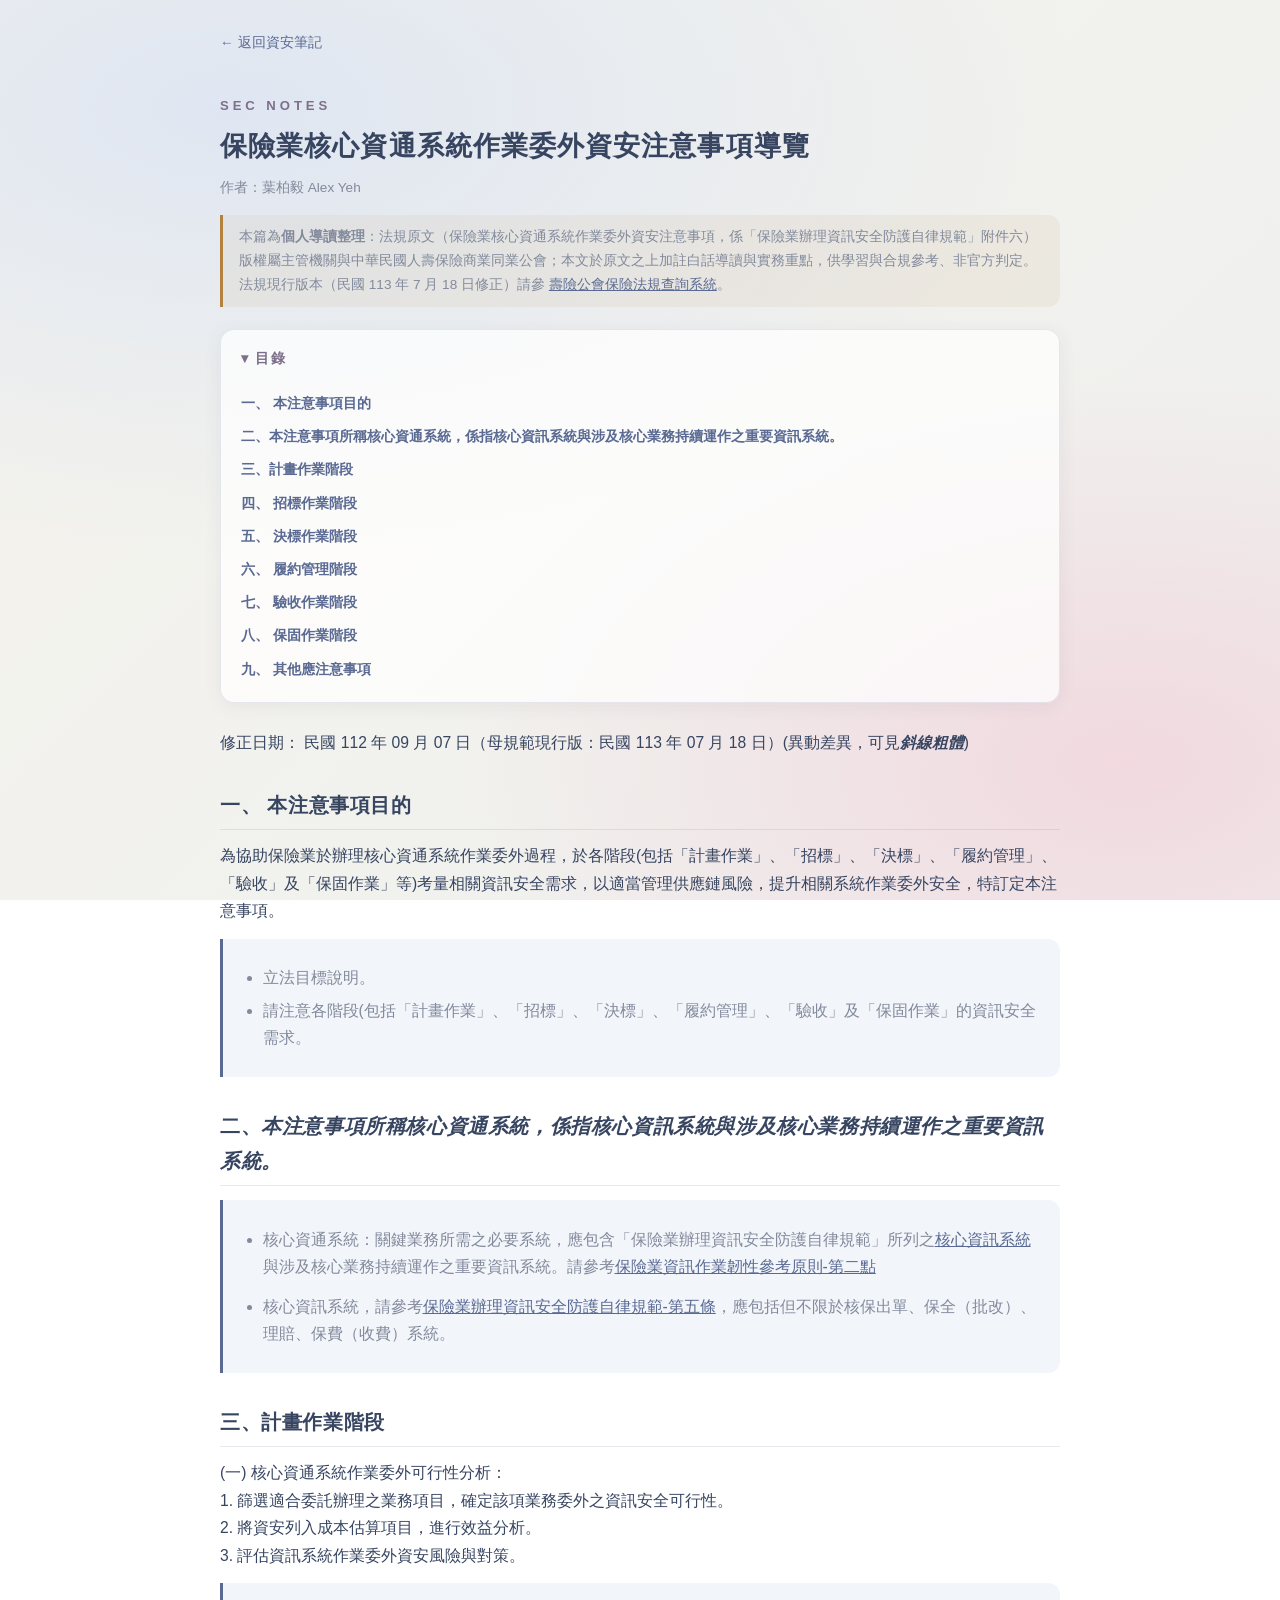
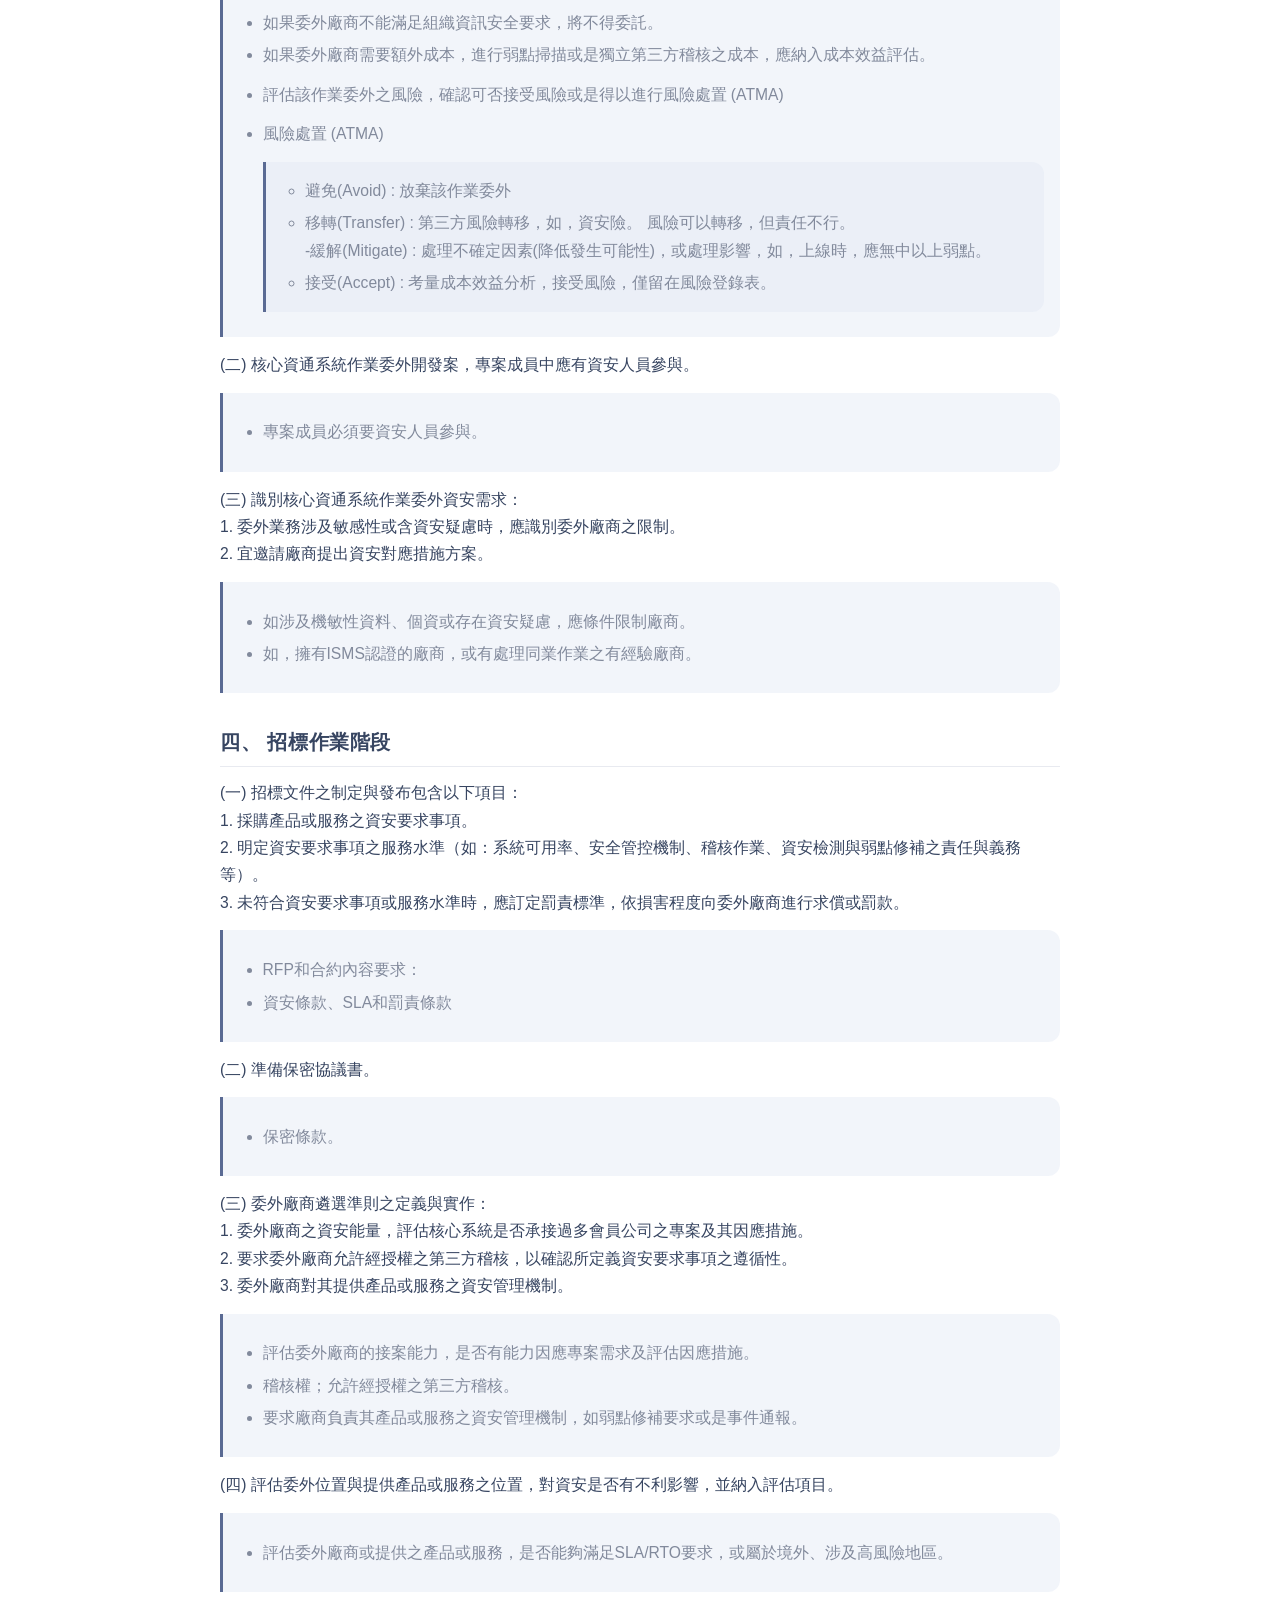
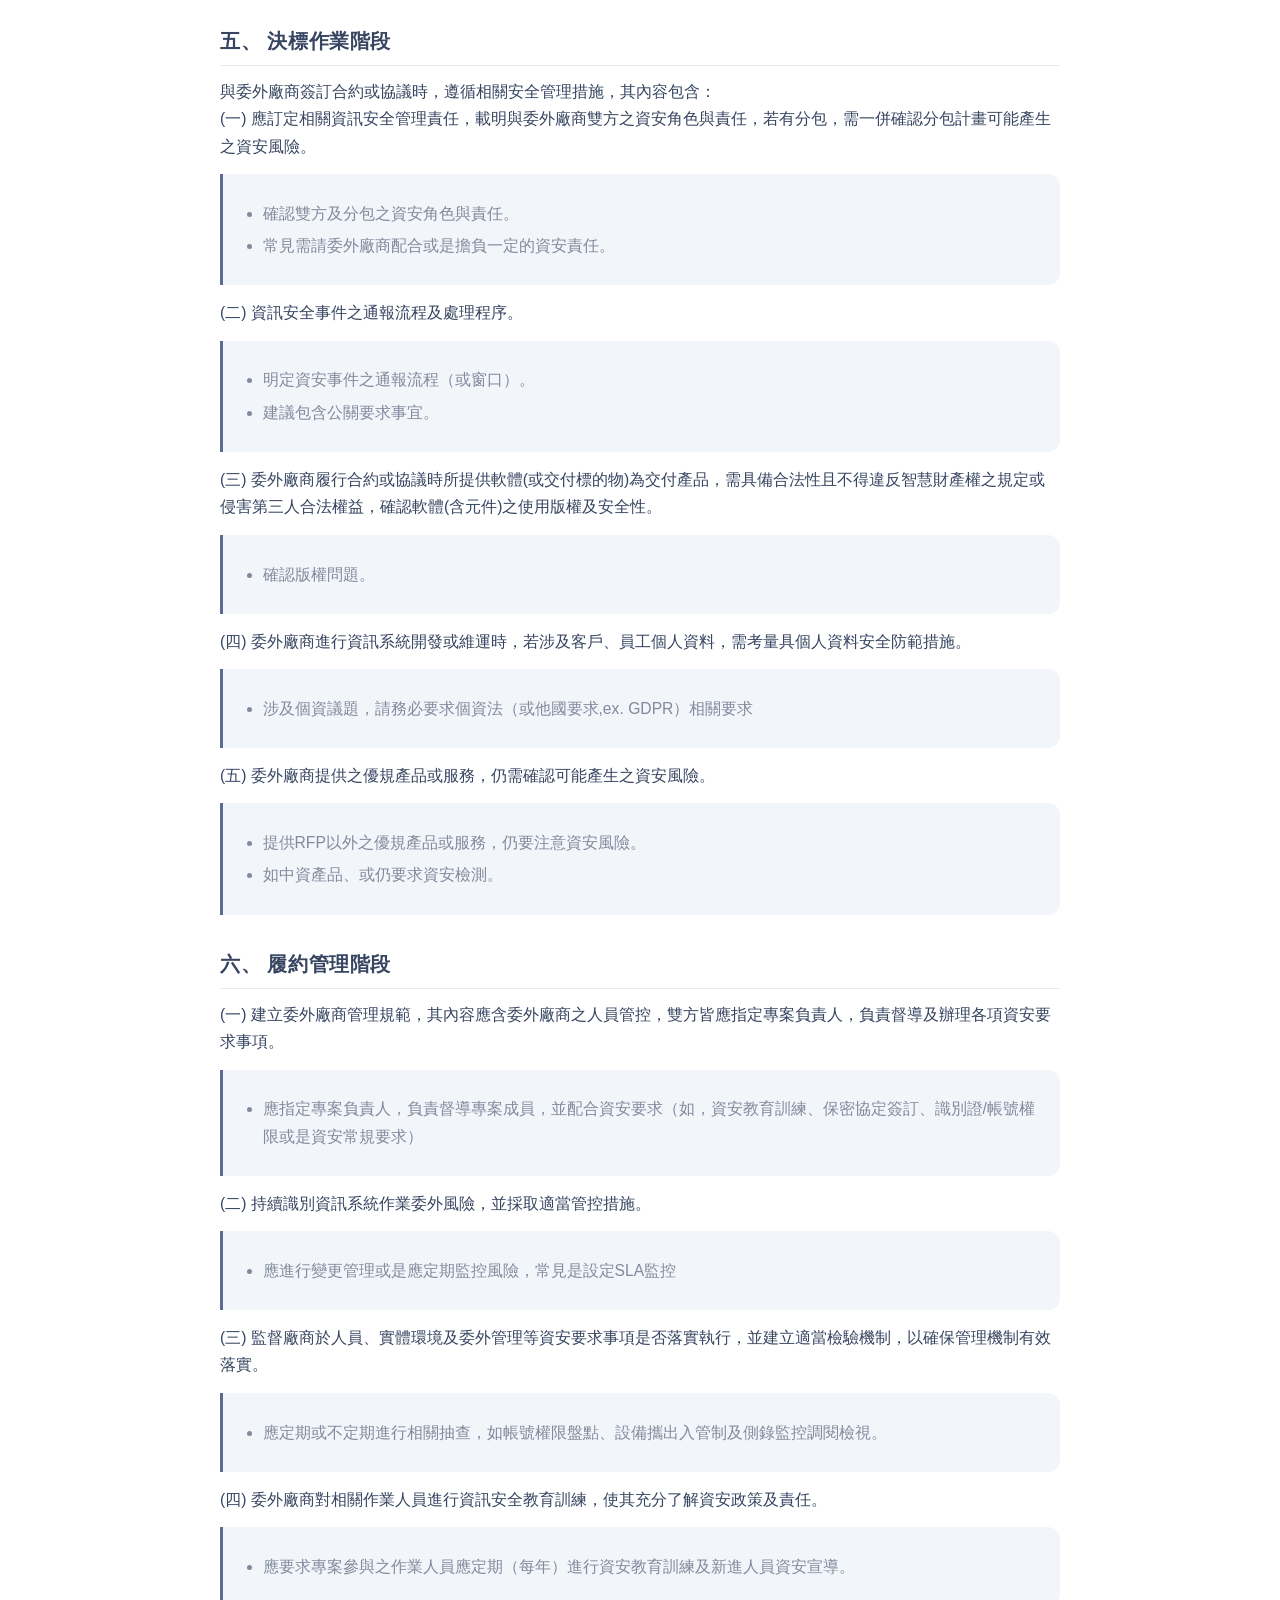
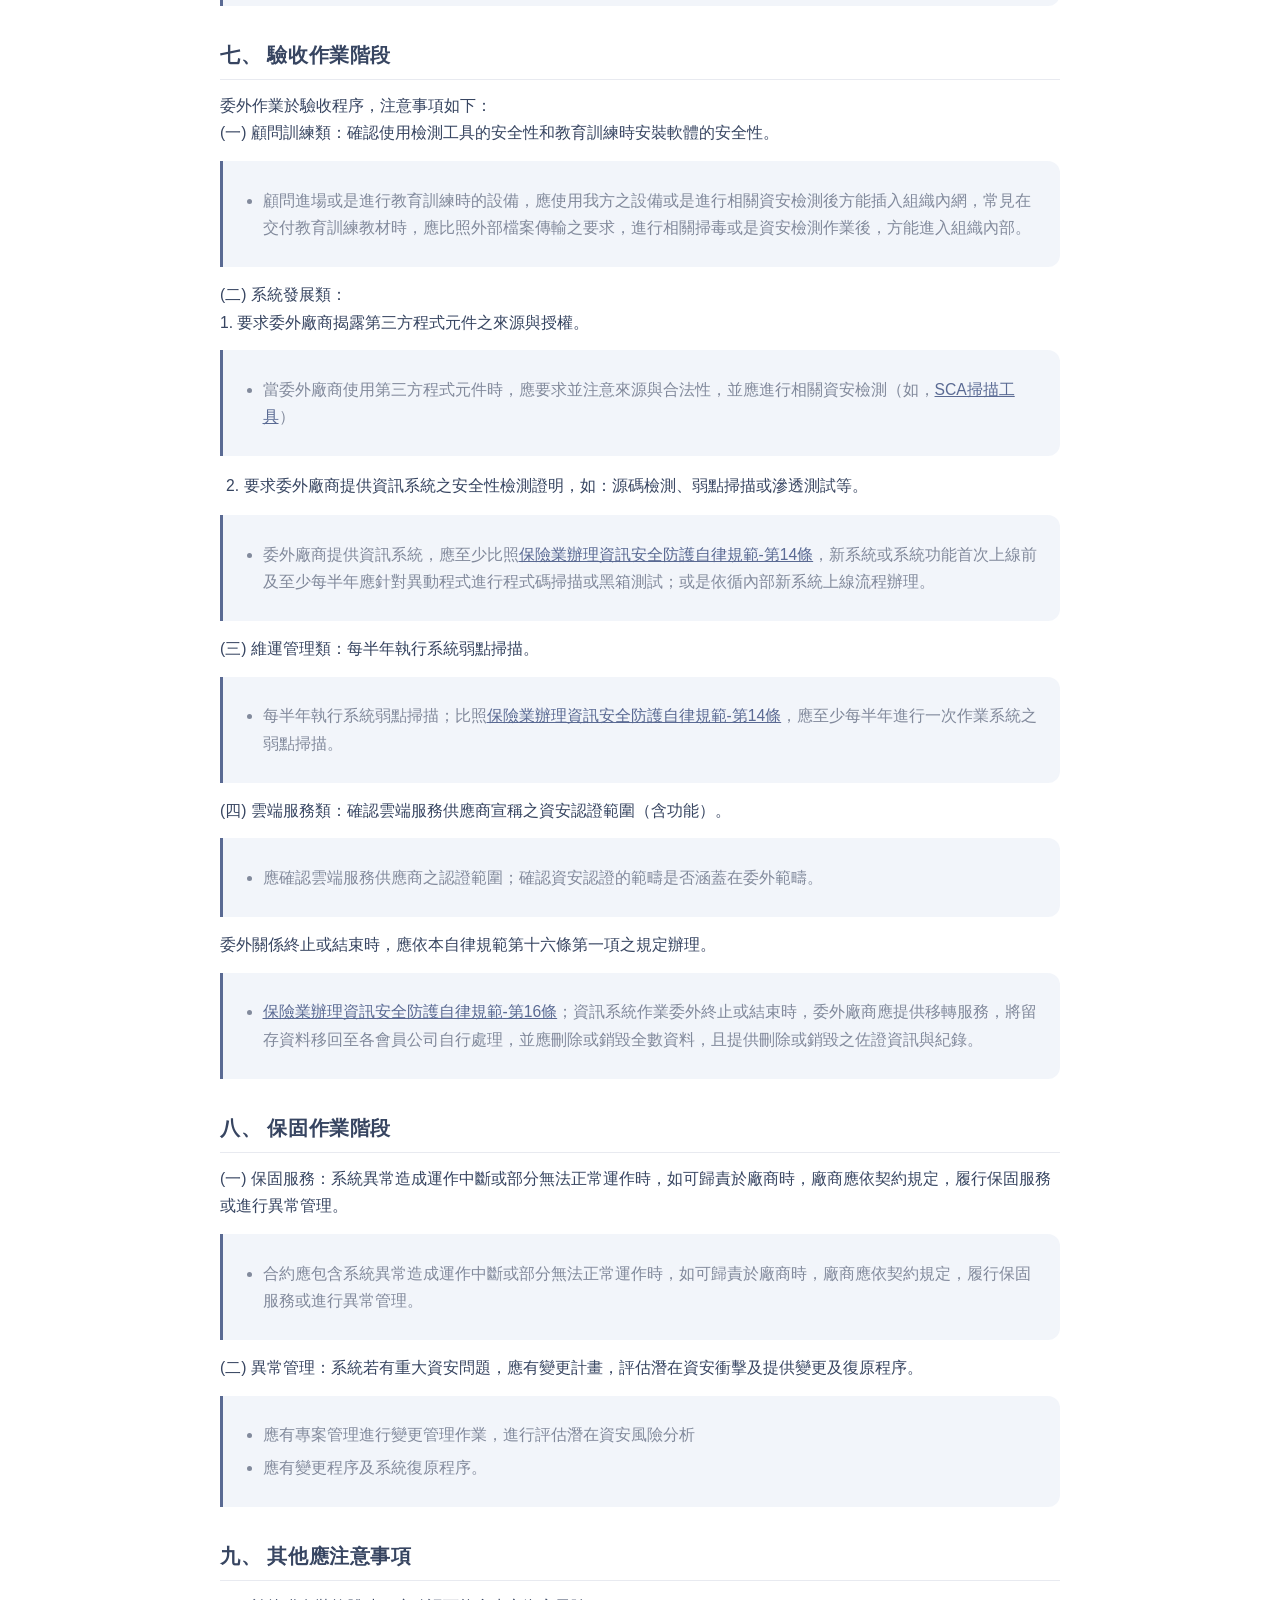
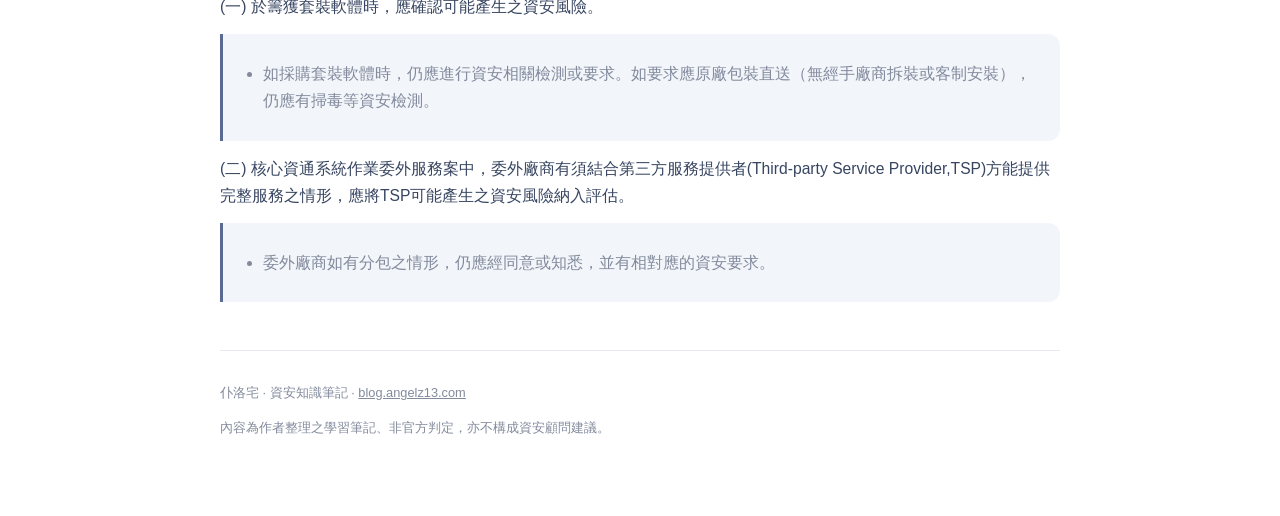
<file: articles/core-outsourcing.html>
<!DOCTYPE html>
<html lang="zh-Hant-TW">
<head>
<meta charset="UTF-8">
<meta http-equiv="Content-Security-Policy" content="default-src 'self'; connect-src 'none'; img-src 'self' data:; style-src 'self' 'unsafe-inline'">
<meta name="viewport" content="width=device-width, initial-scale=1.0">
<meta name="description" content="保險業核心資通系統作業委外資安實務導讀：委外計畫作業、招標、決標、履約管理、驗收、保固六階段資安需求，含第三方服務提供者（TSP）風險，附白話解說。係附件六。">
<meta name="author" content="葉柏毅 Alex Yeh">
<title>保險業核心資通系統作業委外資安注意事項導覽｜仆洛宅資安筆記</title>
<meta property="og:type" content="article">
<meta property="og:title" content="保險業核心資通系統作業委外資安注意事項導覽">
<meta property="og:description" content="保險業核心資通系統作業委外資安實務導讀：委外計畫作業、招標、決標、履約管理、驗收、保固六階段資安需求，含第三方服務提供者（TSP）風險，附白話解說。係附件六。">
<meta property="og:url" content="https://blog.angelz13.com/articles/core-outsourcing">
<meta property="og:image" content="https://blog.angelz13.com/assets/avatar.png">
<link rel="canonical" href="https://blog.angelz13.com/articles/core-outsourcing">
<link rel="icon" type="image/png" href="../assets/avatar.png">
<link rel="apple-touch-icon" href="../assets/avatar.png">
<link rel="stylesheet" href="../css/brand.css">
</head>
<body>
<div class="page">
  <a class="back-link" href="../">← 返回資安筆記</a>
  <div class="kicker">SEC NOTES</div>
  <h1>保險業核心資通系統作業委外資安注意事項導覽</h1>
  <p class="article-meta">作者：葉柏毅 Alex Yeh</p>
  <div class="attribution">本篇為<strong>個人導讀整理</strong>：法規原文（保險業核心資通系統作業委外資安注意事項，係「保險業辦理資訊安全防護自律規範」附件六）版權屬主管機關與中華民國人壽保險商業同業公會；本文於原文之上加註白話導讀與實務重點，供學習與合規參考、非官方判定。法規現行版本（民國 113 年 7 月 18 日修正）請參 <a href="https://law.lia-roc.org.tw/Law/Content?lsid=FL072726" rel="noopener" target="_blank">壽險公會保險法規查詢系統</a>。</div>
  <details class="toc-box" open>
  <summary>目錄</summary>
  <div class="toc">
<ul>
<li><a href="#_1">一、 本注意事項目的</a></li>
<li><a href="#_2">二、本注意事項所稱核心資通系統，係指核心資訊系統與涉及核心業務持續運作之重要資訊系統。</a></li>
<li><a href="#_3">三、計畫作業階段</a></li>
<li><a href="#_4">四、 招標作業階段</a></li>
<li><a href="#_5">五、 決標作業階段</a></li>
<li><a href="#_6">六、 履約管理階段</a></li>
<li><a href="#_7">七、 驗收作業階段</a></li>
<li><a href="#_8">八、 保固作業階段</a></li>
<li><a href="#_9">九、 其他應注意事項</a></li>
</ul>
</div>
</details>
  <article class="article-body">
<p>修正日期：   民國 112 年 09 月 07 日（母規範現行版：民國 113 年 07 月 18 日）(異動差異，可見<strong><em>斜線粗體</em></strong>)</p>
<h2 id="_1">一、   本注意事項目的</h2>
<p>為協助保險業於辦理核心資通系統作業委外過程，於各階段(包括「計畫作業」、「招標」、「決標」、「履約管理」、「驗收」及「保固作業」等)考量相關資訊安全需求，以適當管理供應鏈風險，提升相關系統作業委外安全，特訂定本注意事項。</p>
<blockquote>
<ul>
<li>立法目標說明。</li>
<li>請注意各階段(包括「計畫作業」、「招標」、「決標」、「履約管理」、「驗收」及「保固作業」的資訊安全需求。</li>
</ul>
</blockquote>
<h2 id="_2">二、<strong><em>本注意事項所稱核心資通系統，係指核心資訊系統與涉及核心業務持續運作之重要資訊系統。</em></strong></h2>
<blockquote>
<ul>
<li>
<p>核心資通系統：關鍵業務所需之必要系統，應包含「保險業辦理資訊安全防護自律規範」所列之<a href="(https://law.lia-roc.org.tw/Law/Article?lsid=FL072726&amp;lawno=5)">核心資訊系統</a>與涉及核心業務持續運作之重要資訊系統。請參考<a href="https://law.lia-roc.org.tw/Law/Article?lsid=FL099286&amp;lawno=2">保險業資訊作業韌性參考原則-第二點</a></p>
</li>
<li>
<p>核心資訊系統，請參考<a href="https://law.lia-roc.org.tw/Law/Article?lsid=FL072726&amp;lawno=5">保險業辦理資訊安全防護自律規範-第五條</a>，應包括但不限於核保出單、保全（批改）、理賠、保費（收費）系統。</p>
</li>
</ul>
</blockquote>
<h2 id="_3">三、計畫作業階段</h2>
<p>(一) 核心資通系統作業委外可行性分析：<br />
1.  篩選適合委託辦理之業務項目，確定該項業務委外之資訊安全可行性。<br />
2.  將資安列入成本估算項目，進行效益分析。<br />
3.  評估資訊系統作業委外資安風險與對策。</p>
<blockquote>
<ul>
<li>如果委外廠商不能滿足組織資訊安全要求，將不得委託。</li>
<li>如果委外廠商需要額外成本，進行弱點掃描或是獨立第三方稽核之成本，應納入成本效益評估。</li>
<li>
<p>評估該作業委外之風險，確認可否接受風險或是得以進行風險處置 (ATMA)</p>
</li>
<li>
<p>風險處置 (ATMA)</p>
<blockquote>
<ul>
<li>避免(Avoid) : 放棄該作業委外</li>
<li>移轉(Transfer) : 第三方風險轉移，如，資安險。 風險可以轉移，但責任不行。<br />
-緩解(Mitigate) : 處理不確定因素(降低發生可能性)，或處理影響，如，上線時，應無中以上弱點。</li>
<li>接受(Accept) : 考量成本效益分析，接受風險，僅留在風險登錄表。</li>
</ul>
</blockquote>
</li>
</ul>
</blockquote>
<p>(二) 核心資通系統作業委外開發案，專案成員中應有資安人員參與。</p>
<blockquote>
<ul>
<li>專案成員必須要資安人員參與。 </li>
</ul>
</blockquote>
<p>(三) 識別核心資通系統作業委外資安需求：<br />
1.  委外業務涉及敏感性或含資安疑慮時，應識別委外廠商之限制。<br />
2.  宜邀請廠商提出資安對應措施方案。</p>
<blockquote>
<ul>
<li>如涉及機敏性資料、個資或存在資安疑慮，應條件限制廠商。</li>
<li>如，擁有ISMS認證的廠商，或有處理同業作業之有經驗廠商。</li>
</ul>
</blockquote>
<h2 id="_4">四、   招標作業階段</h2>
<p>(一) 招標文件之制定與發布包含以下項目：<br />
1.  採購產品或服務之資安要求事項。<br />
2.  明定資安要求事項之服務水準（如：系統可用率、安全管控機制、稽核作業、資安檢測與弱點修補之責任與義務等）。<br />
3.  未符合資安要求事項或服務水準時，應訂定罰責標準，依損害程度向委外廠商進行求償或罰款。</p>
<blockquote>
<ul>
<li>RFP和合約內容要求：</li>
<li>資安條款、SLA和罰責條款</li>
</ul>
</blockquote>
<p>(二) 準備保密協議書。</p>
<blockquote>
<ul>
<li>保密條款。</li>
</ul>
</blockquote>
<p>(三) 委外廠商遴選準則之定義與實作：<br />
1.  委外廠商之資安能量，評估核心系統是否承接過多會員公司之專案及其因應措施。<br />
2.  要求委外廠商允許經授權之第三方稽核，以確認所定義資安要求事項之遵循性。<br />
3.  委外廠商對其提供產品或服務之資安管理機制。</p>
<blockquote>
<ul>
<li>評估委外廠商的接案能力，是否有能力因應專案需求及評估因應措施。</li>
<li>稽核權；允許經授權之第三方稽核。</li>
<li>要求廠商負責其產品或服務之資安管理機制，如弱點修補要求或是事件通報。</li>
</ul>
</blockquote>
<p>(四) 評估委外位置與提供產品或服務之位置，對資安是否有不利影響，並納入評估項目。</p>
<blockquote>
<ul>
<li>評估委外廠商或提供之產品或服務，是否能夠滿足SLA/RTO要求，或屬於境外、涉及高風險地區。</li>
</ul>
</blockquote>
<h2 id="_5">五、   決標作業階段</h2>
<p>與委外廠商簽訂合約或協議時，遵循相關安全管理措施，其內容包含：<br />
(一) 應訂定相關資訊安全管理責任，載明與委外廠商雙方之資安角色與責任，若有分包，需一併確認分包計畫可能產生之資安風險。</p>
<blockquote>
<ul>
<li>確認雙方及分包之資安角色與責任。</li>
<li>常見需請委外廠商配合或是擔負一定的資安責任。</li>
</ul>
</blockquote>
<p>(二) 資訊安全事件之通報流程及處理程序。</p>
<blockquote>
<ul>
<li>明定資安事件之通報流程（或窗口）。</li>
<li>建議包含公關要求事宜。</li>
</ul>
</blockquote>
<p>(三) 委外廠商履行合約或協議時所提供軟體(或交付標的物)為交付產品，需具備合法性且不得違反智慧財產權之規定或侵害第三人合法權益，確認軟體(含元件)之使用版權及安全性。</p>
<blockquote>
<ul>
<li>確認版權問題。</li>
</ul>
</blockquote>
<p>(四) 委外廠商進行資訊系統開發或維運時，若涉及客戶、員工個人資料，需考量具個人資料安全防範措施。</p>
<blockquote>
<ul>
<li>涉及個資議題，請務必要求個資法（或他國要求,ex. GDPR）相關要求</li>
</ul>
</blockquote>
<p>(五) 委外廠商提供之優規產品或服務，仍需確認可能產生之資安風險。</p>
<blockquote>
<ul>
<li>提供RFP以外之優規產品或服務，仍要注意資安風險。</li>
<li>如中資產品、或仍要求資安檢測。</li>
</ul>
</blockquote>
<h2 id="_6">六、   履約管理階段</h2>
<p>(一) 建立委外廠商管理規範，其內容應含委外廠商之人員管控，雙方皆應指定專案負責人，負責督導及辦理各項資安要求事項。</p>
<blockquote>
<ul>
<li>應指定專案負責人，負責督導專案成員，並配合資安要求（如，資安教育訓練、保密協定簽訂、識別證/帳號權限或是資安常規要求）</li>
</ul>
</blockquote>
<p>(二) 持續識別資訊系統作業委外風險，並採取適當管控措施。</p>
<blockquote>
<ul>
<li>應進行變更管理或是應定期監控風險，常見是設定SLA監控</li>
</ul>
</blockquote>
<p>(三) 監督廠商於人員、實體環境及委外管理等資安要求事項是否落實執行，並建立適當檢驗機制，以確保管理機制有效落實。</p>
<blockquote>
<ul>
<li>應定期或不定期進行相關抽查，如帳號權限盤點、設備攜出入管制及側錄監控調閱檢視。</li>
</ul>
</blockquote>
<p>(四) 委外廠商對相關作業人員進行資訊安全教育訓練，使其充分了解資安政策及責任。</p>
<blockquote>
<ul>
<li>應要求專案參與之作業人員應定期（每年）進行資安教育訓練及新進人員資安宣導。</li>
</ul>
</blockquote>
<h2 id="_7">七、   驗收作業階段</h2>
<p>委外作業於驗收程序，注意事項如下：<br />
(一) 顧問訓練類：確認使用檢測工具的安全性和教育訓練時安裝軟體的安全性。</p>
<blockquote>
<ul>
<li>顧問進場或是進行教育訓練時的設備，應使用我方之設備或是進行相關資安檢測後方能插入組織內網，常見在交付教育訓練教材時，應比照外部檔案傳輸之要求，進行相關掃毒或是資安檢測作業後，方能進入組織內部。</li>
</ul>
</blockquote>
<p>(二) 系統發展類：<br />
1.  要求委外廠商揭露第三方程式元件之來源與授權。</p>
<blockquote>
<ul>
<li>當委外廠商使用第三方程式元件時，應要求並注意來源與合法性，並應進行相關資安檢測（如，<a href="https://www.gartner.com/reviews/market/software-composition-analysis-sca">SCA掃描工具</a>）</li>
</ul>
</blockquote>
<ol start="2">
<li>要求委外廠商提供資訊系統之安全性檢測證明，如：源碼檢測、弱點掃描或滲透測試等。</li>
</ol>
<blockquote>
<ul>
<li>委外廠商提供資訊系統，應至少比照<a href="https://law.lia-roc.org.tw/Law/Article?lsid=FL072726&amp;lawno=14">保險業辦理資訊安全防護自律規範-第14條</a>，新系統或系統功能首次上線前及至少每半年應針對異動程式進行程式碼掃描或黑箱測試；或是依循內部新系統上線流程辦理。</li>
</ul>
</blockquote>
<p>(三) 維運管理類：每半年執行系統弱點掃描。</p>
<blockquote>
<ul>
<li>每半年執行系統弱點掃描；比照<a href="https://law.lia-roc.org.tw/Law/Article?lsid=FL072726&amp;lawno=14">保險業辦理資訊安全防護自律規範-第14條</a>，應至少每半年進行一次作業系統之弱點掃描。</li>
</ul>
</blockquote>
<p>(四) 雲端服務類：確認雲端服務供應商宣稱之資安認證範圍（含功能）。</p>
<blockquote>
<ul>
<li>應確認雲端服務供應商之認證範圍；確認資安認證的範疇是否涵蓋在委外範疇。</li>
</ul>
</blockquote>
<p>委外關係終止或結束時，應依本自律規範第十六條第一項之規定辦理。</p>
<blockquote>
<ul>
<li><a href="https://law.lia-roc.org.tw/Law/Article?lsid=FL072726&amp;lawno=16">保險業辦理資訊安全防護自律規範-第16條</a>；資訊系統作業委外終止或結束時，委外廠商應提供移轉服務，將留存資料移回至各會員公司自行處理，並應刪除或銷毀全數資料，且提供刪除或銷毀之佐證資訊與紀錄。</li>
</ul>
</blockquote>
<h2 id="_8">八、   保固作業階段</h2>
<p>(一) 保固服務：系統異常造成運作中斷或部分無法正常運作時，如可歸責於廠商時，廠商應依契約規定，履行保固服務或進行異常管理。</p>
<blockquote>
<ul>
<li>合約應包含系統異常造成運作中斷或部分無法正常運作時，如可歸責於廠商時，廠商應依契約規定，履行保固服務或進行異常管理。</li>
</ul>
</blockquote>
<p>(二) 異常管理：系統若有重大資安問題，應有變更計畫，評估潛在資安衝擊及提供變更及復原程序。</p>
<blockquote>
<ul>
<li>應有專案管理進行變更管理作業，進行評估潛在資安風險分析</li>
<li>應有變更程序及系統復原程序。</li>
</ul>
</blockquote>
<h2 id="_9">九、   其他應注意事項</h2>
<p>(一) 於籌獲套裝軟體時，應確認可能產生之資安風險。</p>
<blockquote>
<ul>
<li>如採購套裝軟體時，仍應進行資安相關檢測或要求。如要求應原廠包裝直送（無經手廠商拆裝或客制安裝），仍應有掃毒等資安檢測。</li>
</ul>
</blockquote>
<p>(二) 核心資通系統作業委外服務案中，委外廠商有須結合第三方服務提供者(Third-party Service Provider,TSP)方能提供完整服務之情形，應將TSP可能產生之資安風險納入評估。</p>
<blockquote>
<ul>
<li>委外廠商如有分包之情形，仍應經同意或知悉，並有相對應的資安要求。</li>
</ul>
</blockquote>
  </article>
  <footer>
    <p>仆洛宅 · 資安知識筆記 · <a href="../">blog.angelz13.com</a></p>
    <p>內容為作者整理之學習筆記、非官方判定，亦不構成資安顧問建議。</p>
  </footer>
</div>
</body>
</html>
</file>
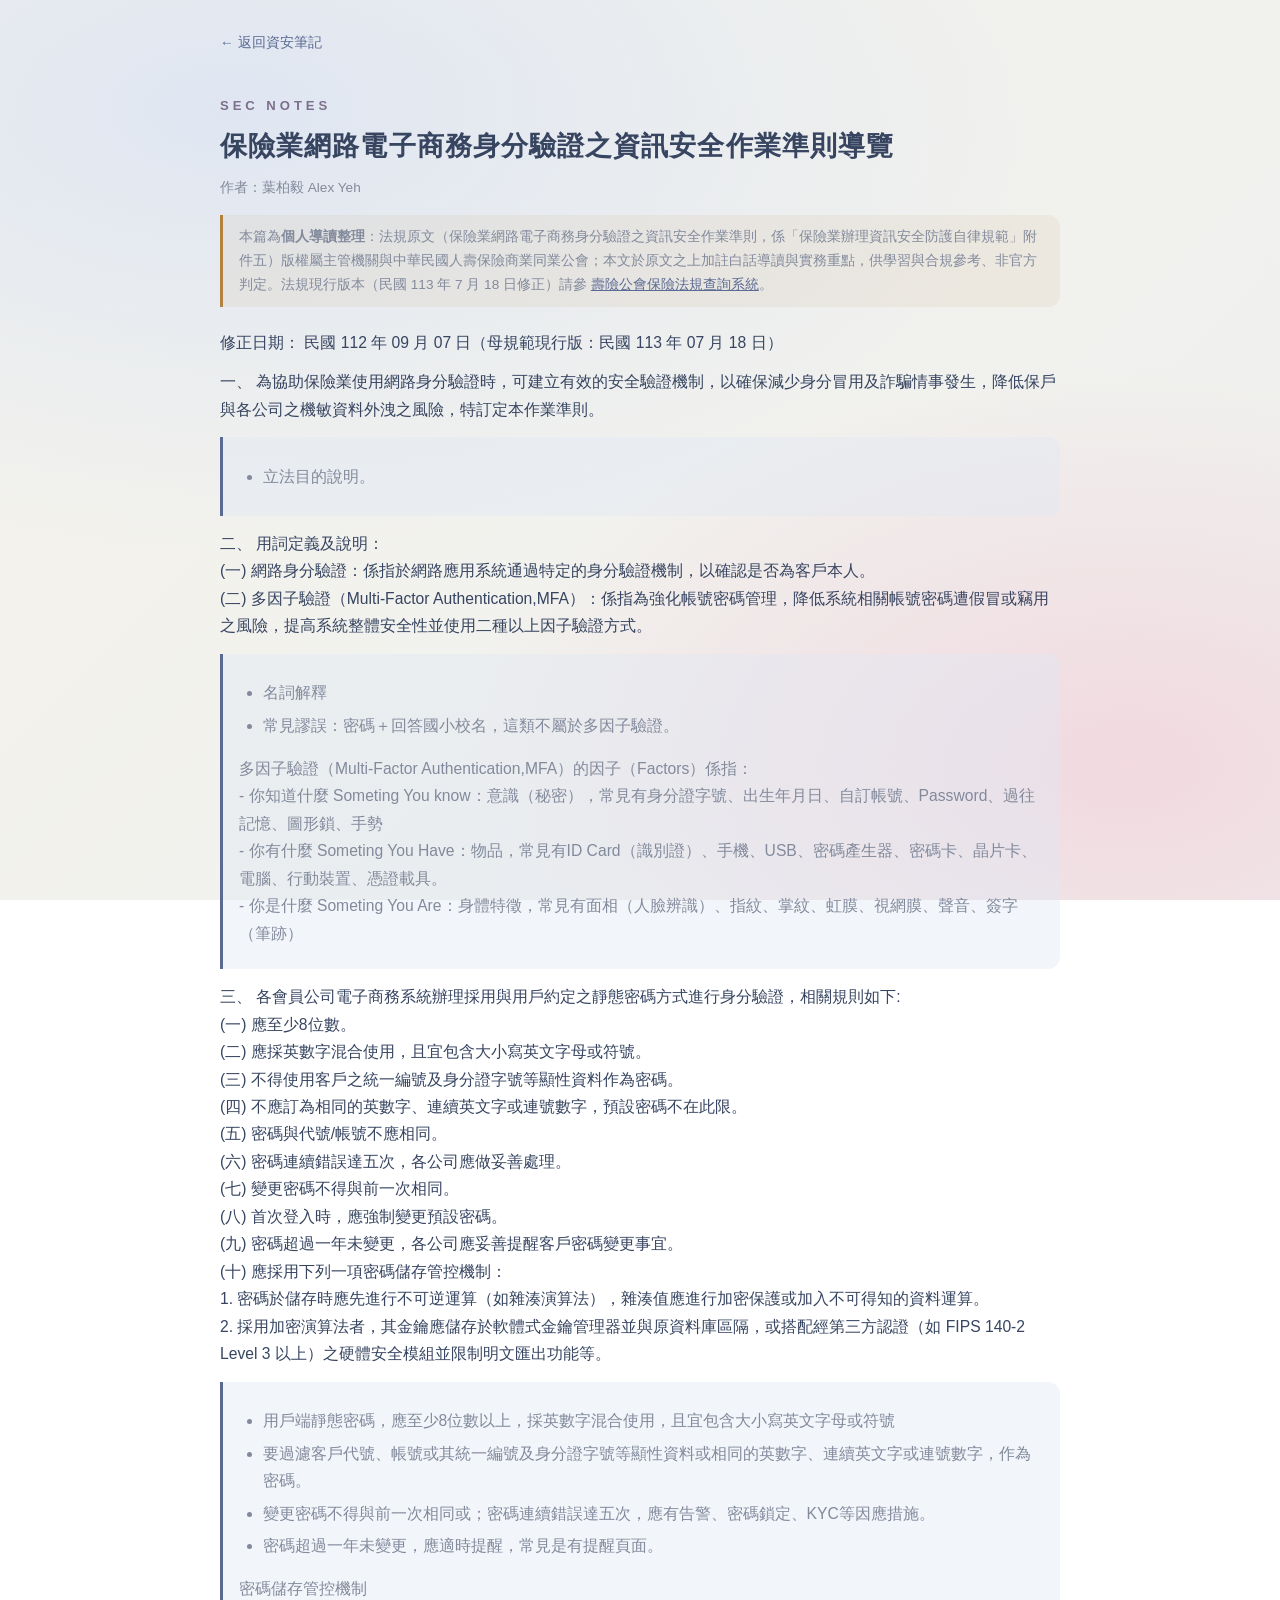
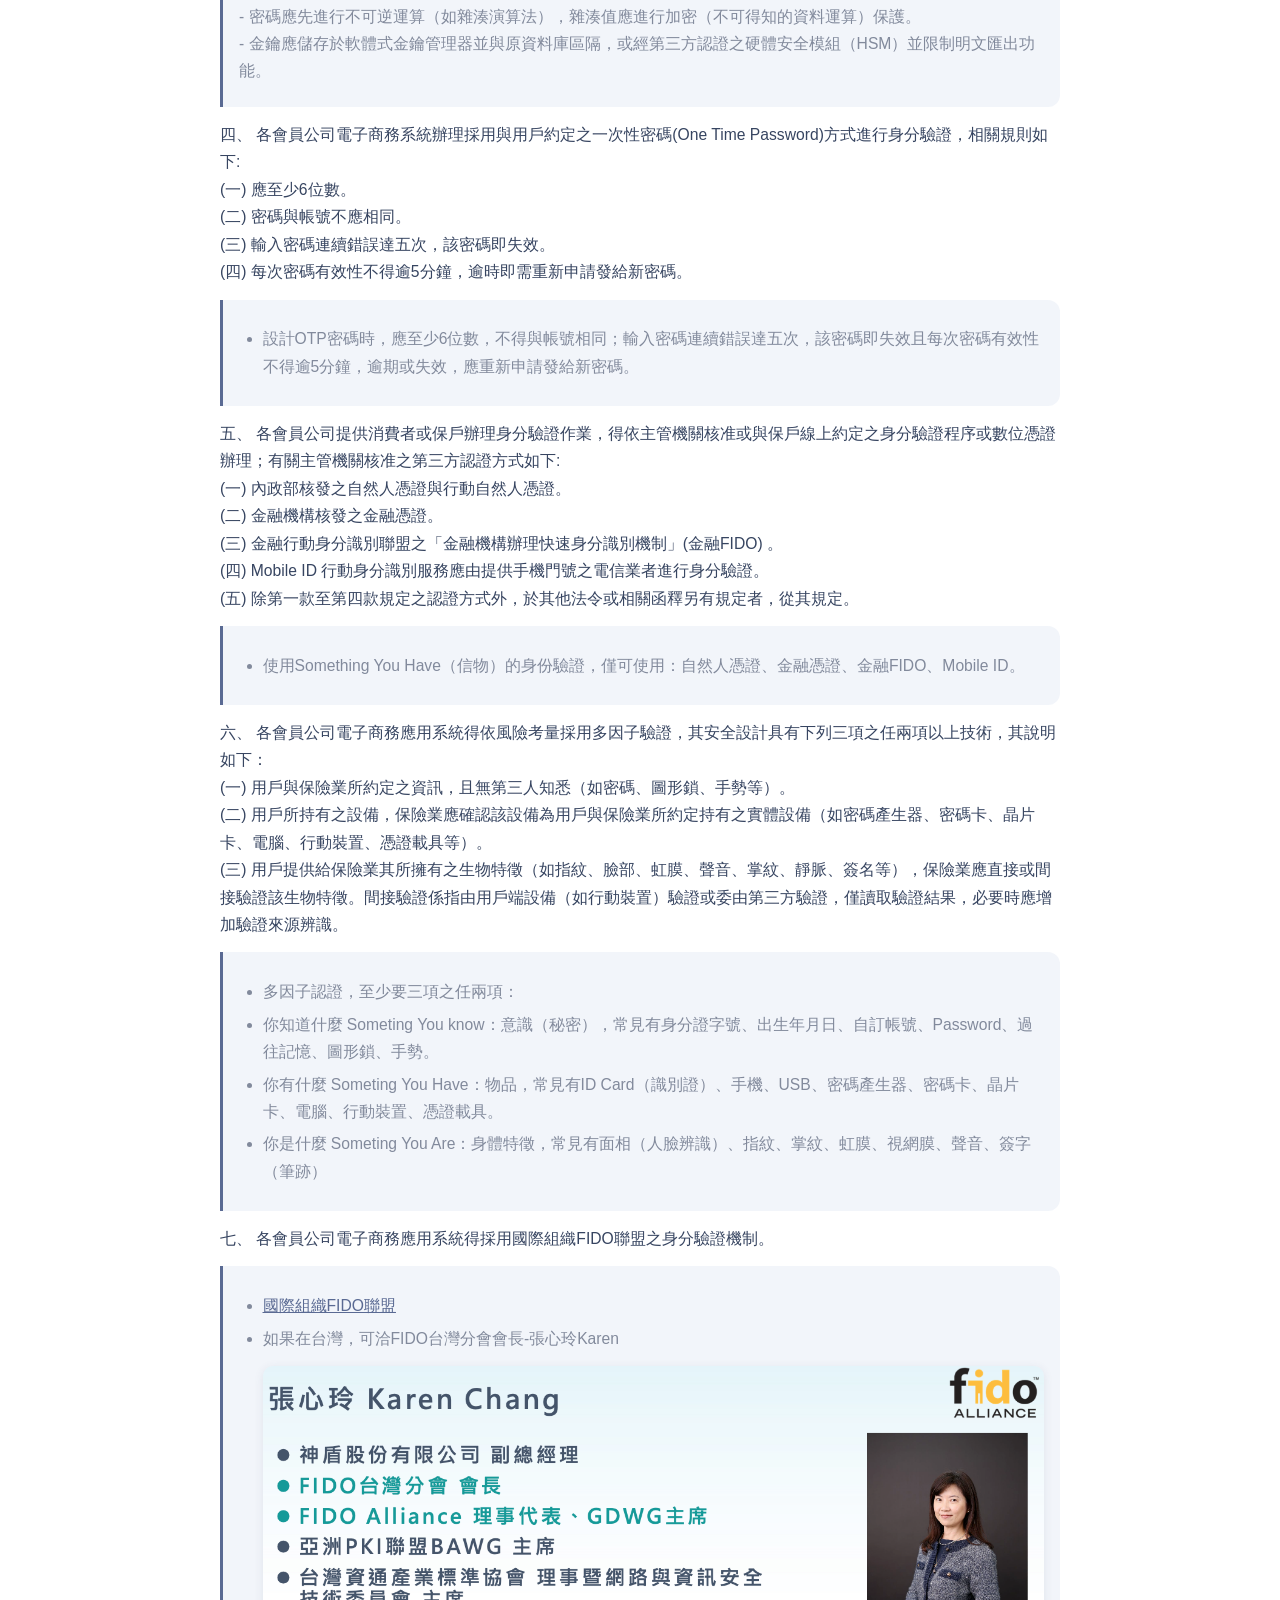
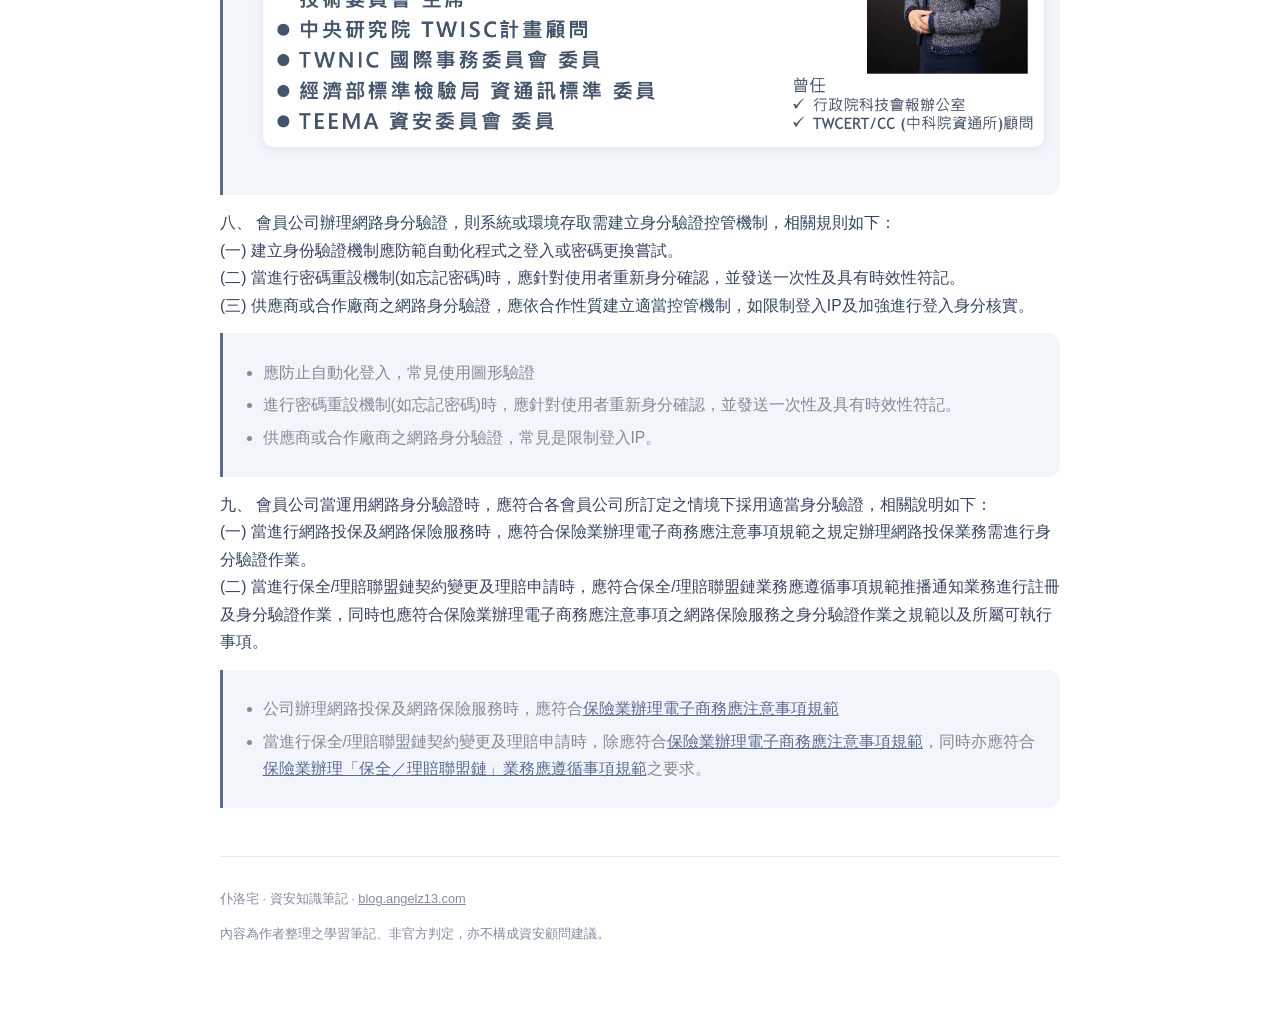
<file: articles/ecommerce-auth.html>
<!DOCTYPE html>
<html lang="zh-Hant-TW">
<head>
<meta charset="UTF-8">
<meta http-equiv="Content-Security-Policy" content="default-src 'self'; connect-src 'none'; img-src 'self' data:; style-src 'self' 'unsafe-inline'">
<meta name="viewport" content="width=device-width, initial-scale=1.0">
<meta name="description" content="保險業電子商務身分驗證作業準則實務導讀：靜態密碼規則、一次性密碼（OTP）、第三方認證、多因子驗證三取二、FIDO 身分驗證、情境適用，附白話解說。係附件五。">
<meta name="author" content="葉柏毅 Alex Yeh">
<title>保險業網路電子商務身分驗證之資訊安全作業準則導覽｜仆洛宅資安筆記</title>
<meta property="og:type" content="article">
<meta property="og:title" content="保險業網路電子商務身分驗證之資訊安全作業準則導覽">
<meta property="og:description" content="保險業電子商務身分驗證作業準則實務導讀：靜態密碼規則、一次性密碼（OTP）、第三方認證、多因子驗證三取二、FIDO 身分驗證、情境適用，附白話解說。係附件五。">
<meta property="og:url" content="https://blog.angelz13.com/articles/ecommerce-auth">
<meta property="og:image" content="https://blog.angelz13.com/assets/avatar.png">
<link rel="canonical" href="https://blog.angelz13.com/articles/ecommerce-auth">
<link rel="icon" type="image/png" href="../assets/avatar.png">
<link rel="apple-touch-icon" href="../assets/avatar.png">
<link rel="stylesheet" href="../css/brand.css">
</head>
<body>
<div class="page">
  <a class="back-link" href="../">← 返回資安筆記</a>
  <div class="kicker">SEC NOTES</div>
  <h1>保險業網路電子商務身分驗證之資訊安全作業準則導覽</h1>
  <p class="article-meta">作者：葉柏毅 Alex Yeh</p>
  <div class="attribution">本篇為<strong>個人導讀整理</strong>：法規原文（保險業網路電子商務身分驗證之資訊安全作業準則，係「保險業辦理資訊安全防護自律規範」附件五）版權屬主管機關與中華民國人壽保險商業同業公會；本文於原文之上加註白話導讀與實務重點，供學習與合規參考、非官方判定。法規現行版本（民國 113 年 7 月 18 日修正）請參 <a href="https://law.lia-roc.org.tw/Law/Content?lsid=FL072726" rel="noopener" target="_blank">壽險公會保險法規查詢系統</a>。</div>
  <article class="article-body">
<p>修正日期：   民國 112 年 09 月 07 日（母規範現行版：民國 113 年 07 月 18 日）</p>
<p>一、  為協助保險業使用網路身分驗證時，可建立有效的安全驗證機制，以確保減少身分冒用及詐騙情事發生，降低保戶與各公司之機敏資料外洩之風險，特訂定本作業準則。</p>
<blockquote>
<ul>
<li>立法目的說明。</li>
</ul>
</blockquote>
<p>二、  用詞定義及說明：<br />
(一) 網路身分驗證：係指於網路應用系統通過特定的身分驗證機制，以確認是否為客戶本人。<br />
(二) 多因子驗證（Multi-Factor Authentication,MFA）：係指為強化帳號密碼管理，降低系統相關帳號密碼遭假冒或竊用之風險，提高系統整體安全性並使用二種以上因子驗證方式。</p>
<blockquote>
<ul>
<li>名詞解釋</li>
<li>常見謬誤：密碼＋回答國小校名，這類不屬於多因子驗證。</li>
</ul>
<p>多因子驗證（Multi-Factor Authentication,MFA）的因子（Factors）係指：<br />
- 你知道什麼 Someting You know：意識（秘密），常見有身分證字號、出生年月日、自訂帳號、Password、過往記憶、圖形鎖、手勢<br />
- 你有什麼 Someting You Have：物品，常見有ID Card（識別證）、手機、USB、密碼產生器、密碼卡、晶片卡、電腦、行動裝置、憑證載具。<br />
- 你是什麼 Someting You Are：身體特徵，常見有面相（人臉辨識）、指紋、掌紋、虹膜、視網膜、聲音、簽字（筆跡）</p>
</blockquote>
<p>三、  各會員公司電子商務系統辦理採用與用戶約定之靜態密碼方式進行身分驗證，相關規則如下:<br />
(一) 應至少8位數。<br />
(二) 應採英數字混合使用，且宜包含大小寫英文字母或符號。<br />
(三) 不得使用客戶之統一編號及身分證字號等顯性資料作為密碼。<br />
(四) 不應訂為相同的英數字、連續英文字或連號數字，預設密碼不在此限。<br />
(五) 密碼與代號/帳號不應相同。<br />
(六) 密碼連續錯誤達五次，各公司應做妥善處理。<br />
(七) 變更密碼不得與前一次相同。<br />
(八) 首次登入時，應強制變更預設密碼。<br />
(九) 密碼超過一年未變更，各公司應妥善提醒客戶密碼變更事宜。<br />
(十) 應採用下列一項密碼儲存管控機制：<br />
1.  密碼於儲存時應先進行不可逆運算（如雜湊演算法），雜湊值應進行加密保護或加入不可得知的資料運算。<br />
2.  採用加密演算法者，其金鑰應儲存於軟體式金鑰管理器並與原資料庫區隔，或搭配經第三方認證（如 FIPS 140-2 Level 3 以上）之硬體安全模組並限制明文匯出功能等。</p>
<blockquote>
<ul>
<li>用戶端靜態密碼，應至少8位數以上，採英數字混合使用，且宜包含大小寫英文字母或符號</li>
<li>要過濾客戶代號、帳號或其統一編號及身分證字號等顯性資料或相同的英數字、連續英文字或連號數字，作為密碼。</li>
<li>變更密碼不得與前一次相同或；密碼連續錯誤達五次，應有告警、密碼鎖定、KYC等因應措施。</li>
<li>密碼超過一年未變更，應適時提醒，常見是有提醒頁面。</li>
</ul>
<p>密碼儲存管控機制<br />
- 密碼應先進行不可逆運算（如雜湊演算法），雜湊值應進行加密（不可得知的資料運算）保護。<br />
- 金鑰應儲存於軟體式金鑰管理器並與原資料庫區隔，或經第三方認證之硬體安全模組（HSM）並限制明文匯出功能。</p>
</blockquote>
<p>四、  各會員公司電子商務系統辦理採用與用戶約定之一次性密碼(One Time Password)方式進行身分驗證，相關規則如下:<br />
(一) 應至少6位數。<br />
(二) 密碼與帳號不應相同。<br />
(三) 輸入密碼連續錯誤達五次，該密碼即失效。<br />
(四) 每次密碼有效性不得逾5分鐘，逾時即需重新申請發給新密碼。</p>
<blockquote>
<ul>
<li>設計OTP密碼時，應至少6位數，不得與帳號相同；輸入密碼連續錯誤達五次，該密碼即失效且每次密碼有效性不得逾5分鐘，逾期或失效，應重新申請發給新密碼。</li>
</ul>
</blockquote>
<p>五、  各會員公司提供消費者或保戶辦理身分驗證作業，得依主管機關核准或與保戶線上約定之身分驗證程序或數位憑證辦理；有關主管機關核准之第三方認證方式如下:<br />
(一) 內政部核發之自然人憑證與行動自然人憑證。<br />
(二) 金融機構核發之金融憑證。<br />
(三) 金融行動身分識別聯盟之「金融機構辦理快速身分識別機制」(金融FIDO) 。<br />
(四) Mobile ID 行動身分識別服務應由提供手機門號之電信業者進行身分驗證。<br />
(五) 除第一款至第四款規定之認證方式外，於其他法令或相關函釋另有規定者，從其規定。</p>
<blockquote>
<ul>
<li>使用Something You Have（信物）的身份驗證，僅可使用：自然人憑證、金融憑證、金融FIDO、Mobile ID。</li>
</ul>
</blockquote>
<p>六、  各會員公司電子商務應用系統得依風險考量採用多因子驗證，其安全設計具有下列三項之任兩項以上技術，其說明如下：<br />
(一) 用戶與保險業所約定之資訊，且無第三人知悉（如密碼、圖形鎖、手勢等）。<br />
(二) 用戶所持有之設備，保險業應確認該設備為用戶與保險業所約定持有之實體設備（如密碼產生器、密碼卡、晶片卡、電腦、行動裝置、憑證載具等）。<br />
(三) 用戶提供給保險業其所擁有之生物特徵（如指紋、臉部、虹膜、聲音、掌紋、靜脈、簽名等），保險業應直接或間接驗證該生物特徵。間接驗證係指由用戶端設備（如行動裝置）驗證或委由第三方驗證，僅讀取驗證結果，必要時應增加驗證來源辨識。</p>
<blockquote>
<ul>
<li>多因子認證，至少要三項之任兩項：</li>
<li>你知道什麼 Someting You know：意識（秘密），常見有身分證字號、出生年月日、自訂帳號、Password、過往記憶、圖形鎖、手勢。</li>
<li>你有什麼 Someting You Have：物品，常見有ID Card（識別證）、手機、USB、密碼產生器、密碼卡、晶片卡、電腦、行動裝置、憑證載具。</li>
<li>你是什麼 Someting You Are：身體特徵，常見有面相（人臉辨識）、指紋、掌紋、虹膜、視網膜、聲音、簽字（筆跡）</li>
</ul>
</blockquote>
<p>七、  各會員公司電子商務應用系統得採用國際組織FIDO聯盟之身分驗證機制。</p>
<blockquote>
<ul>
<li><a href="https://fidoalliance.org/">國際組織FIDO聯盟</a></li>
<li>如果在台灣，可洽FIDO台灣分會會長-張心玲Karen<br />
<img alt="" src="../assets/ecommerce-auth/img01.png" /></li>
</ul>
</blockquote>
<p>八、  會員公司辦理網路身分驗證，則系統或環境存取需建立身分驗證控管機制，相關規則如下：<br />
(一) 建立身份驗證機制應防範自動化程式之登入或密碼更換嘗試。<br />
(二) 當進行密碼重設機制(如忘記密碼)時，應針對使用者重新身分確認，並發送一次性及具有時效性符記。<br />
(三) 供應商或合作廠商之網路身分驗證，應依合作性質建立適當控管機制，如限制登入IP及加強進行登入身分核實。</p>
<blockquote>
<ul>
<li>應防止自動化登入，常見使用圖形驗證</li>
<li>進行密碼重設機制(如忘記密碼)時，應針對使用者重新身分確認，並發送一次性及具有時效性符記。</li>
<li>供應商或合作廠商之網路身分驗證，常見是限制登入IP。</li>
</ul>
</blockquote>
<p>九、  會員公司當運用網路身分驗證時，應符合各會員公司所訂定之情境下採用適當身分驗證，相關說明如下：<br />
(一) 當進行網路投保及網路保險服務時，應符合保險業辦理電子商務應注意事項規範之規定辦理網路投保業務需進行身分驗證作業。<br />
(二) 當進行保全/理賠聯盟鏈契約變更及理賠申請時，應符合保全/理賠聯盟鏈業務應遵循事項規範推播通知業務進行註冊及身分驗證作業，同時也應符合保險業辦理電子商務應注意事項之網路保險服務之身分驗證作業之規範以及所屬可執行事項。</p>
<blockquote>
<ul>
<li>公司辦理網路投保及網路保險服務時，應符合<a href="https://law.lia-roc.org.tw/Law/Content?lsid=FL074525">保險業辦理電子商務應注意事項規範</a></li>
<li>當進行保全/理賠聯盟鏈契約變更及理賠申請時，除應符合<a href="https://law.lia-roc.org.tw/Law/Content?lsid=FL074525">保險業辦理電子商務應注意事項規範</a>，同時亦應符合<a href="https://law.lia-roc.org.tw/Law/Content?lsid=FL095790">保險業辦理「保全／理賠聯盟鏈」業務應遵循事項規範</a>之要求。</li>
</ul>
</blockquote>
  </article>
  <footer>
    <p>仆洛宅 · 資安知識筆記 · <a href="../">blog.angelz13.com</a></p>
    <p>內容為作者整理之學習筆記、非官方判定，亦不構成資安顧問建議。</p>
  </footer>
</div>
</body>
</html>
</file>
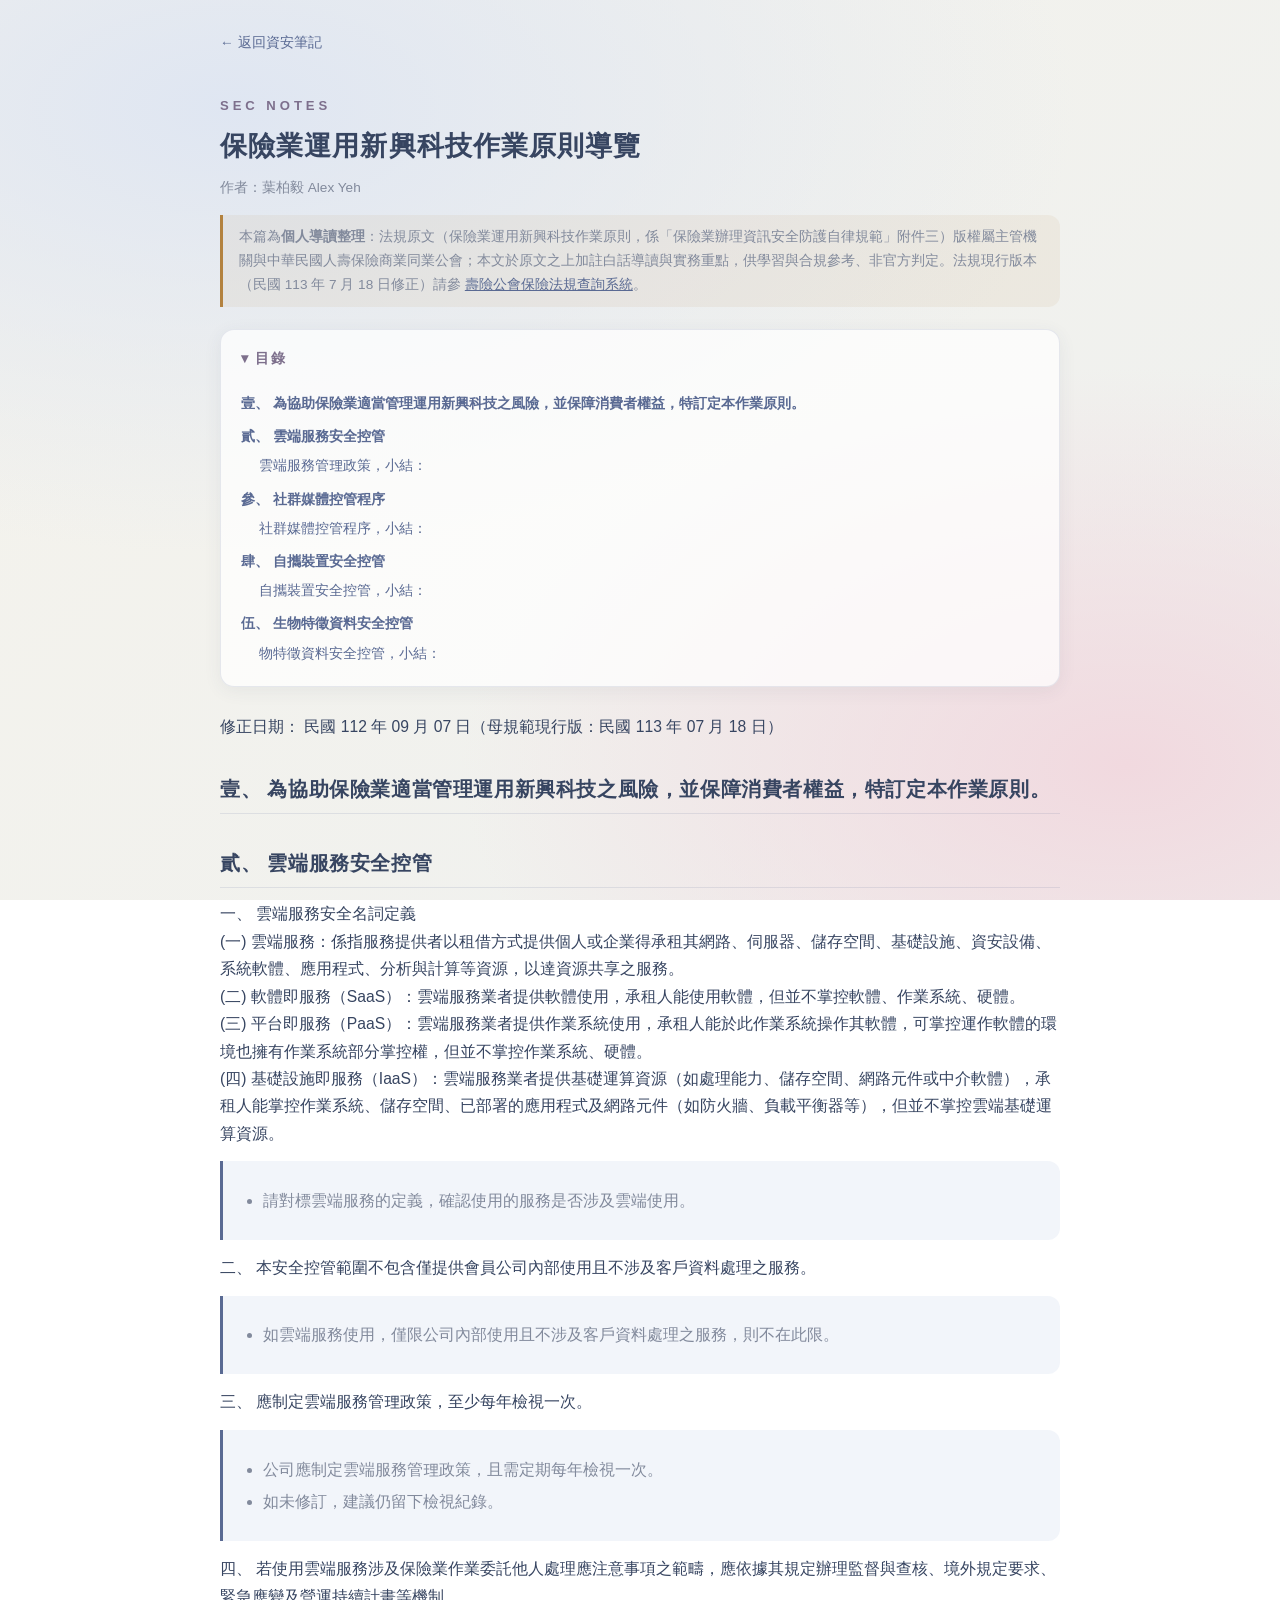
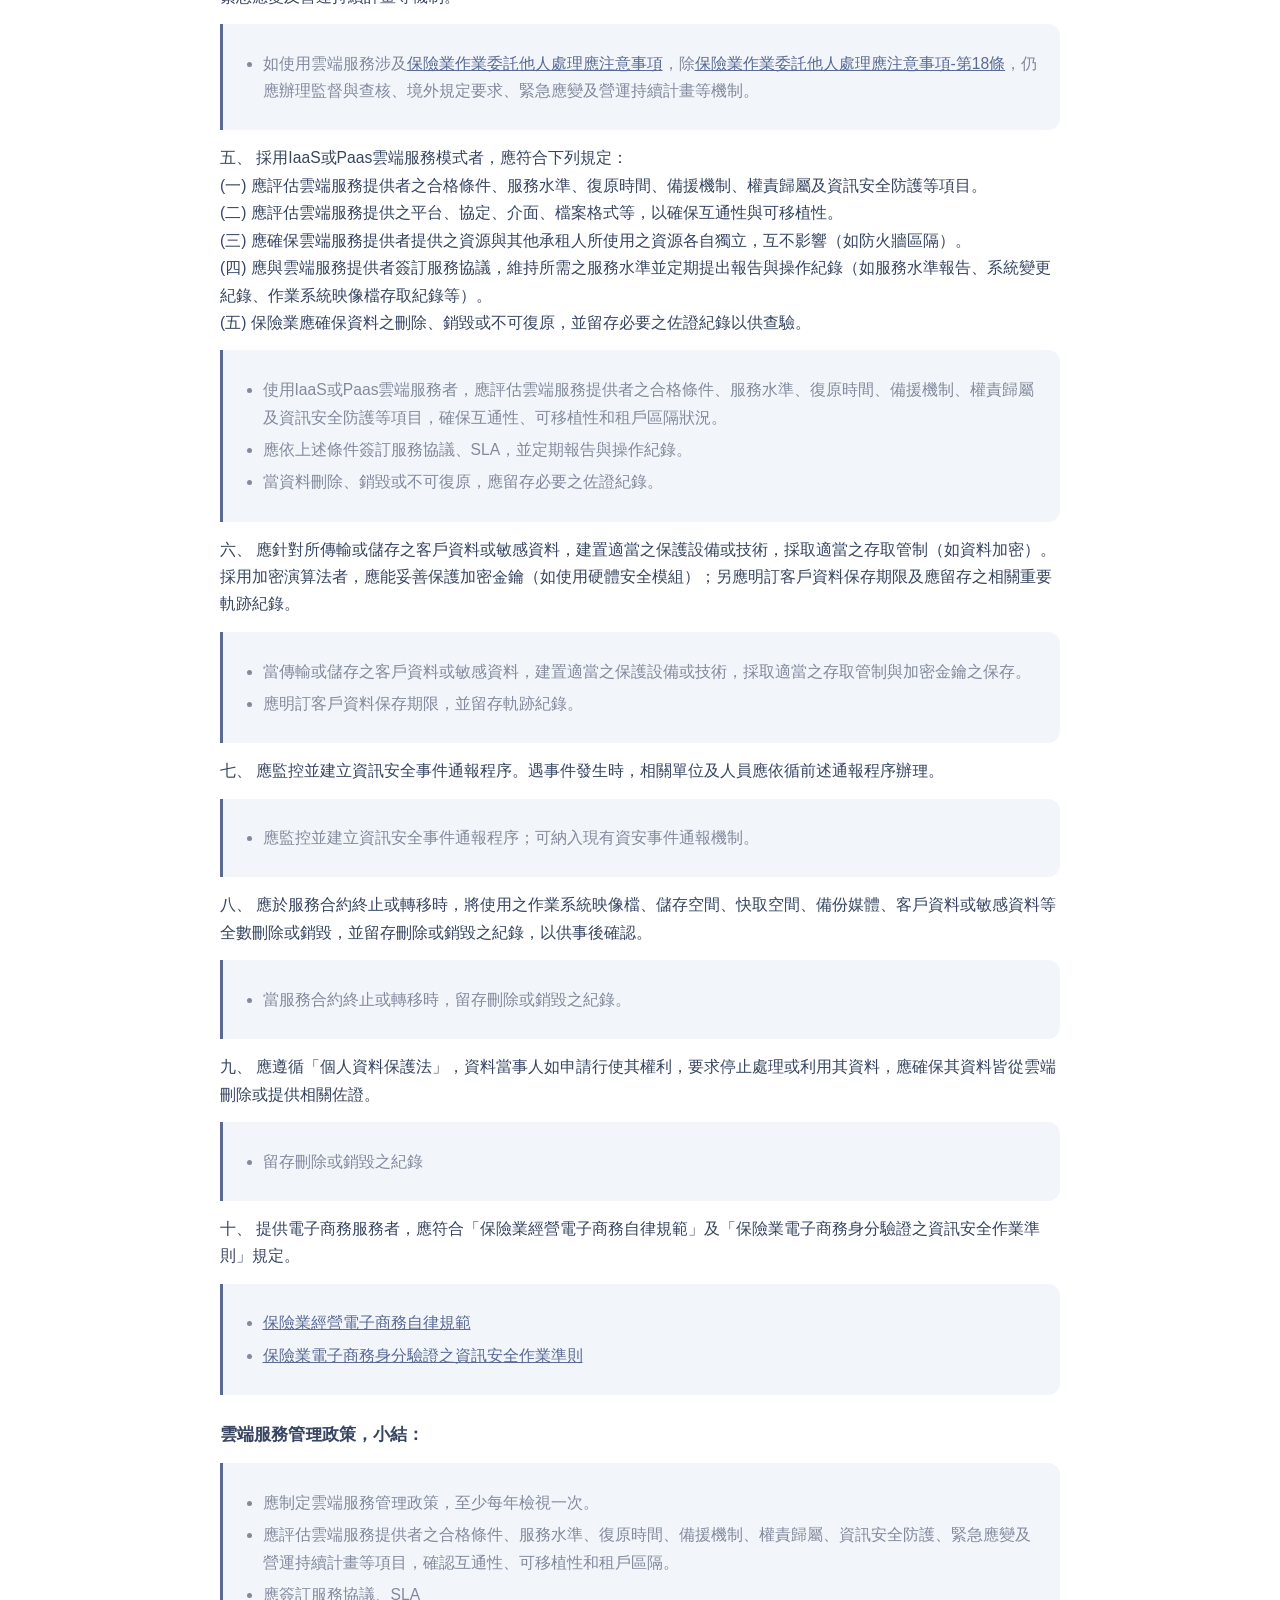
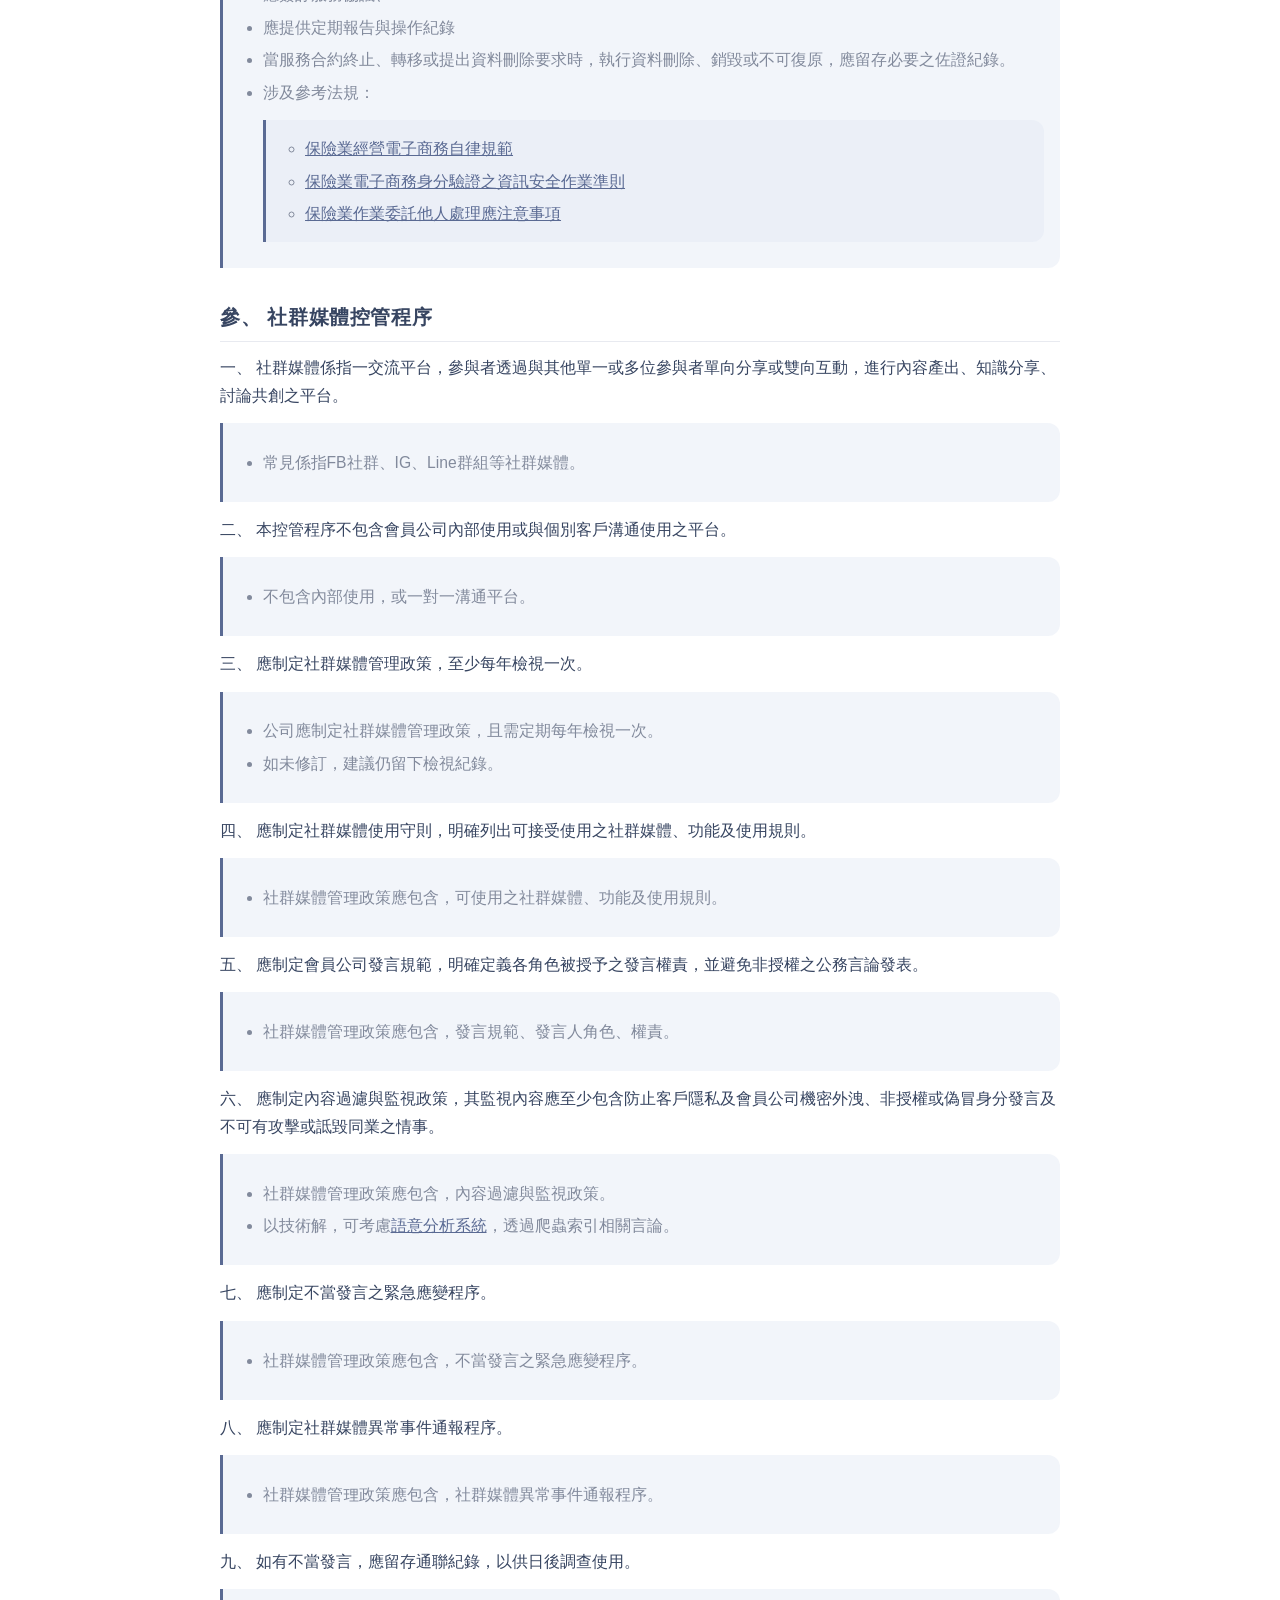
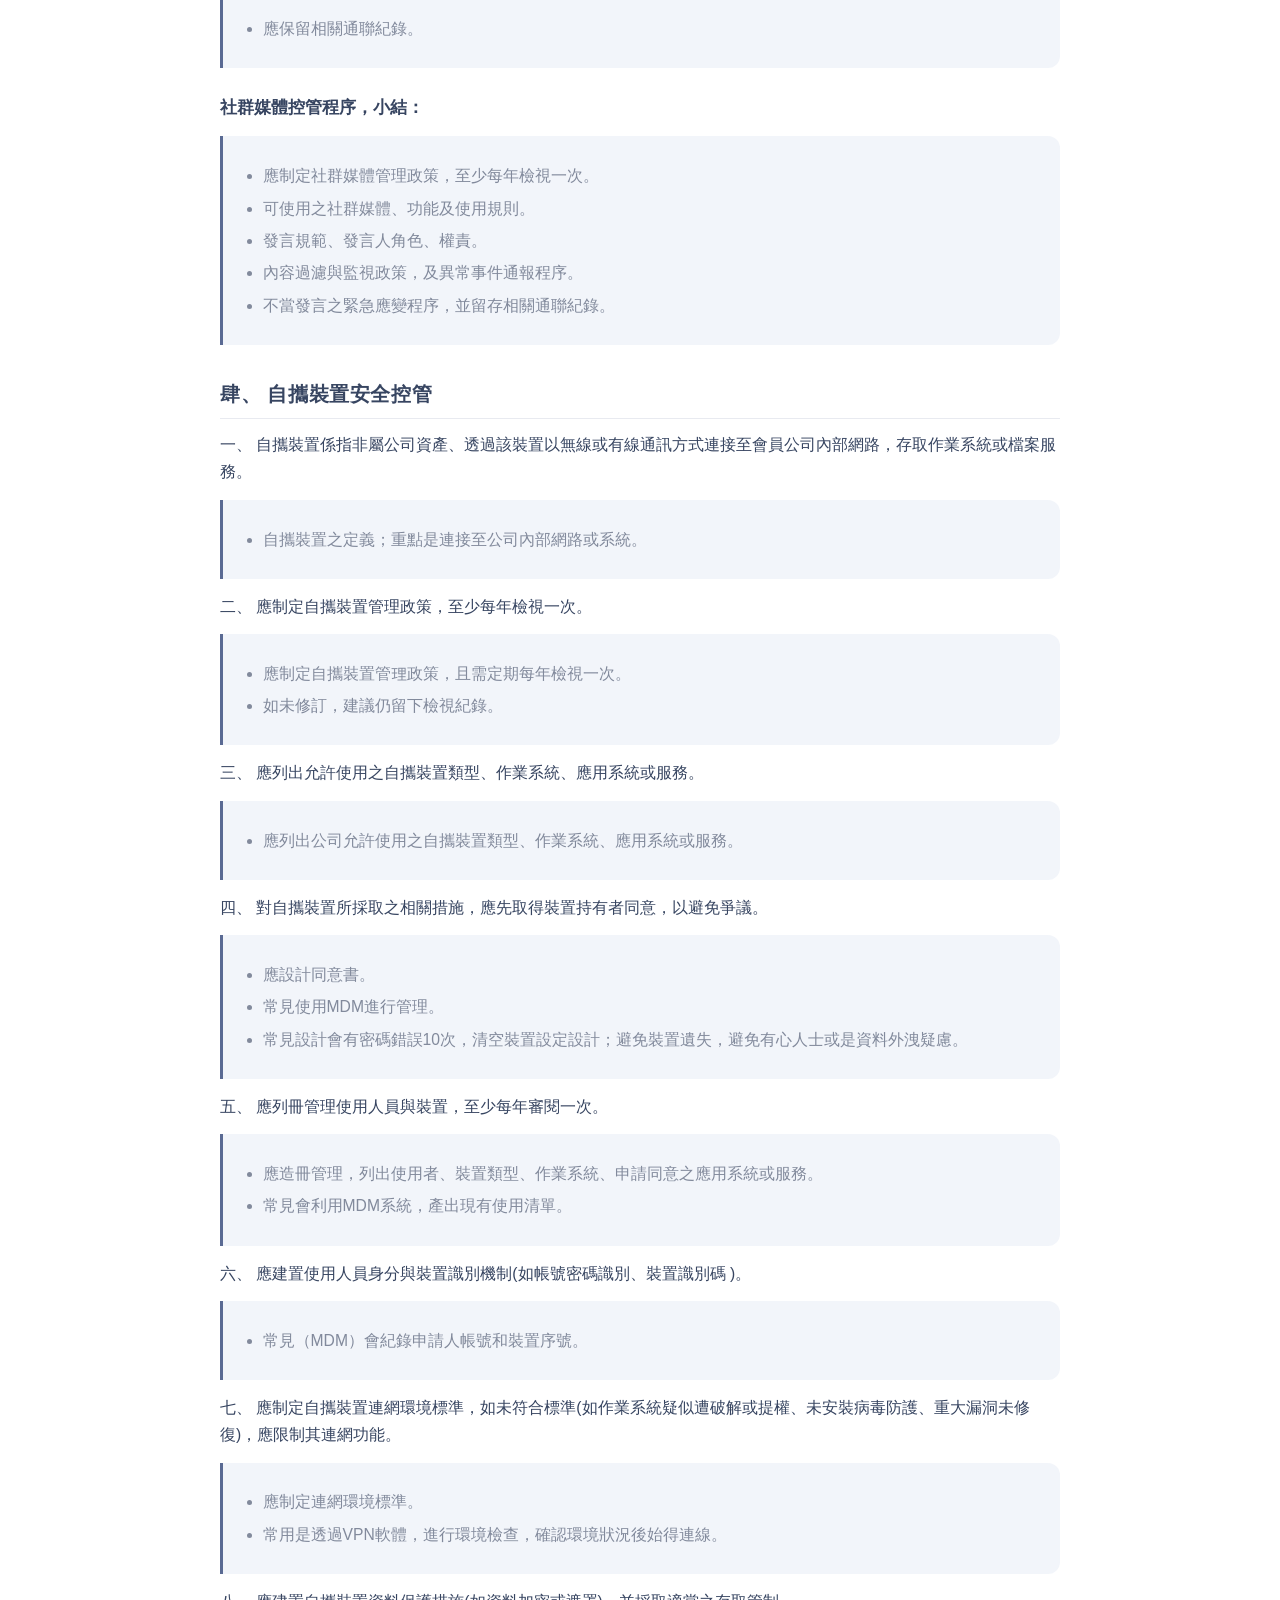
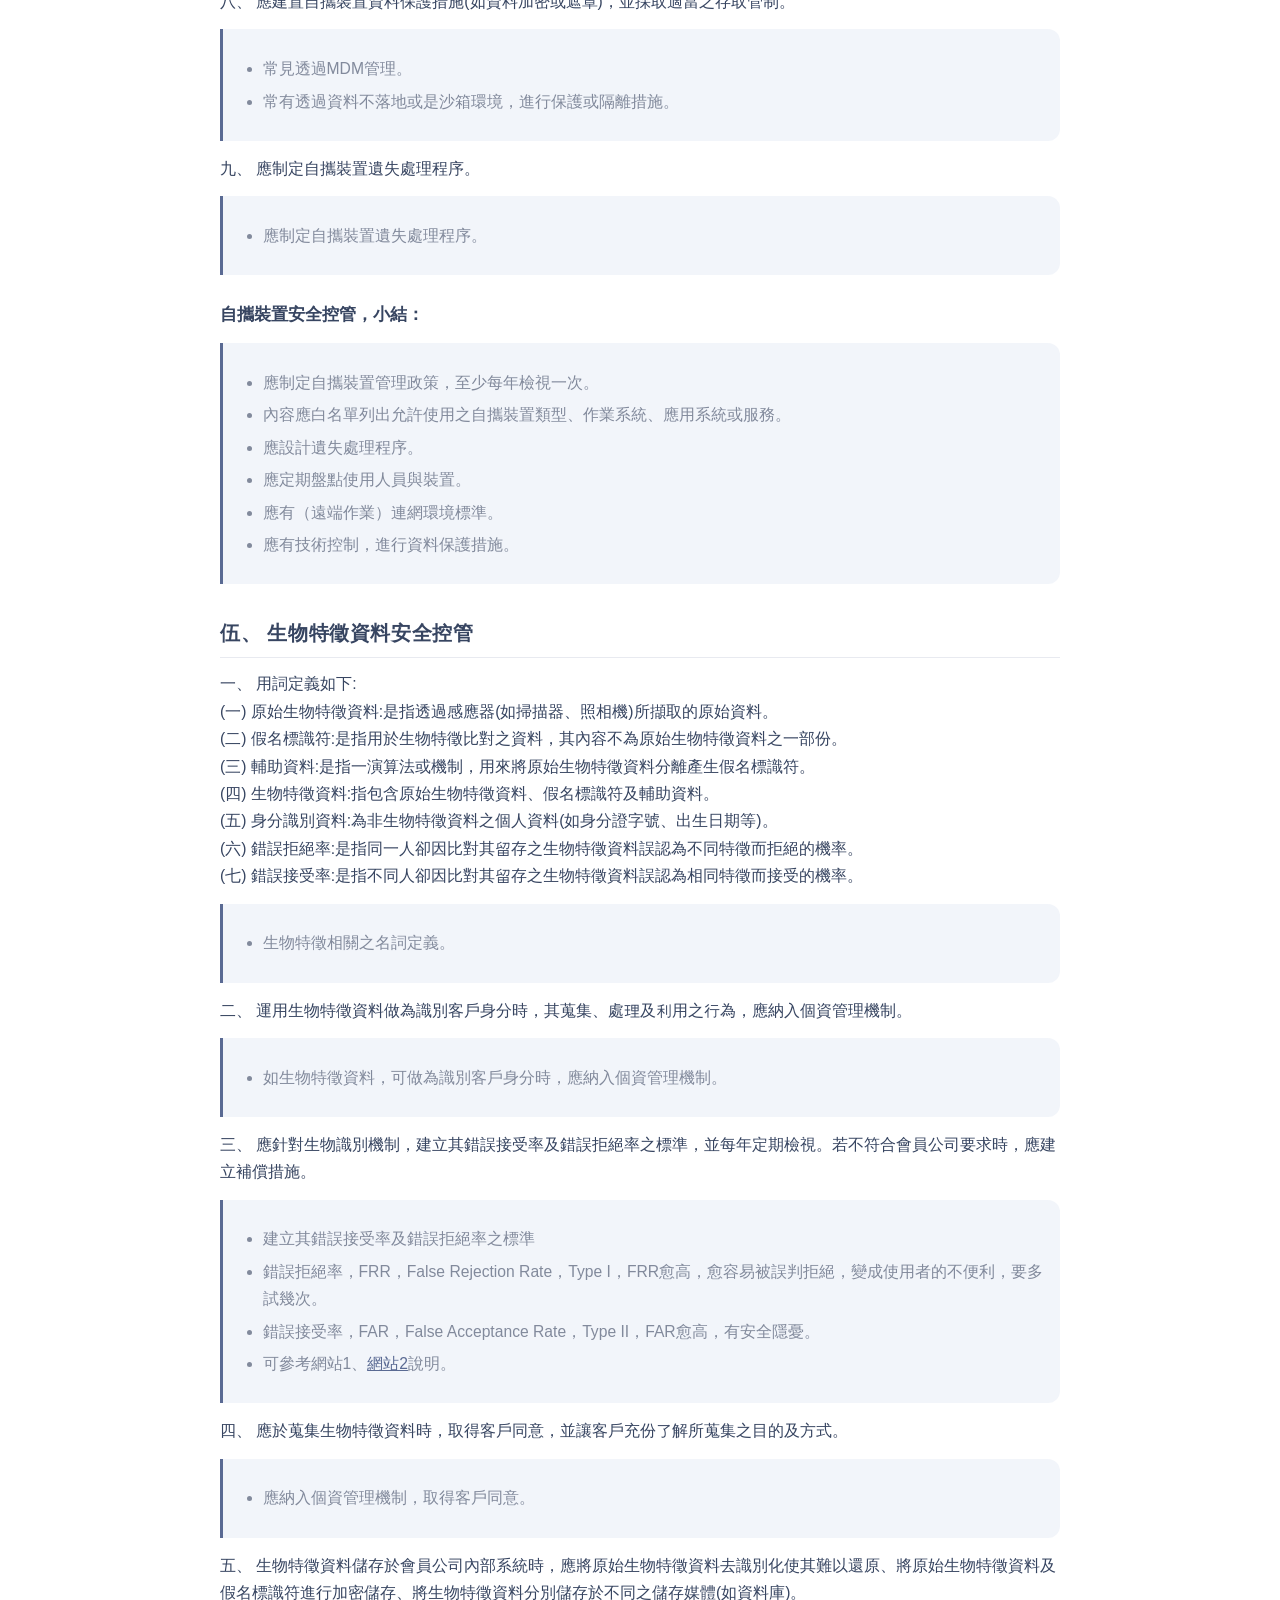
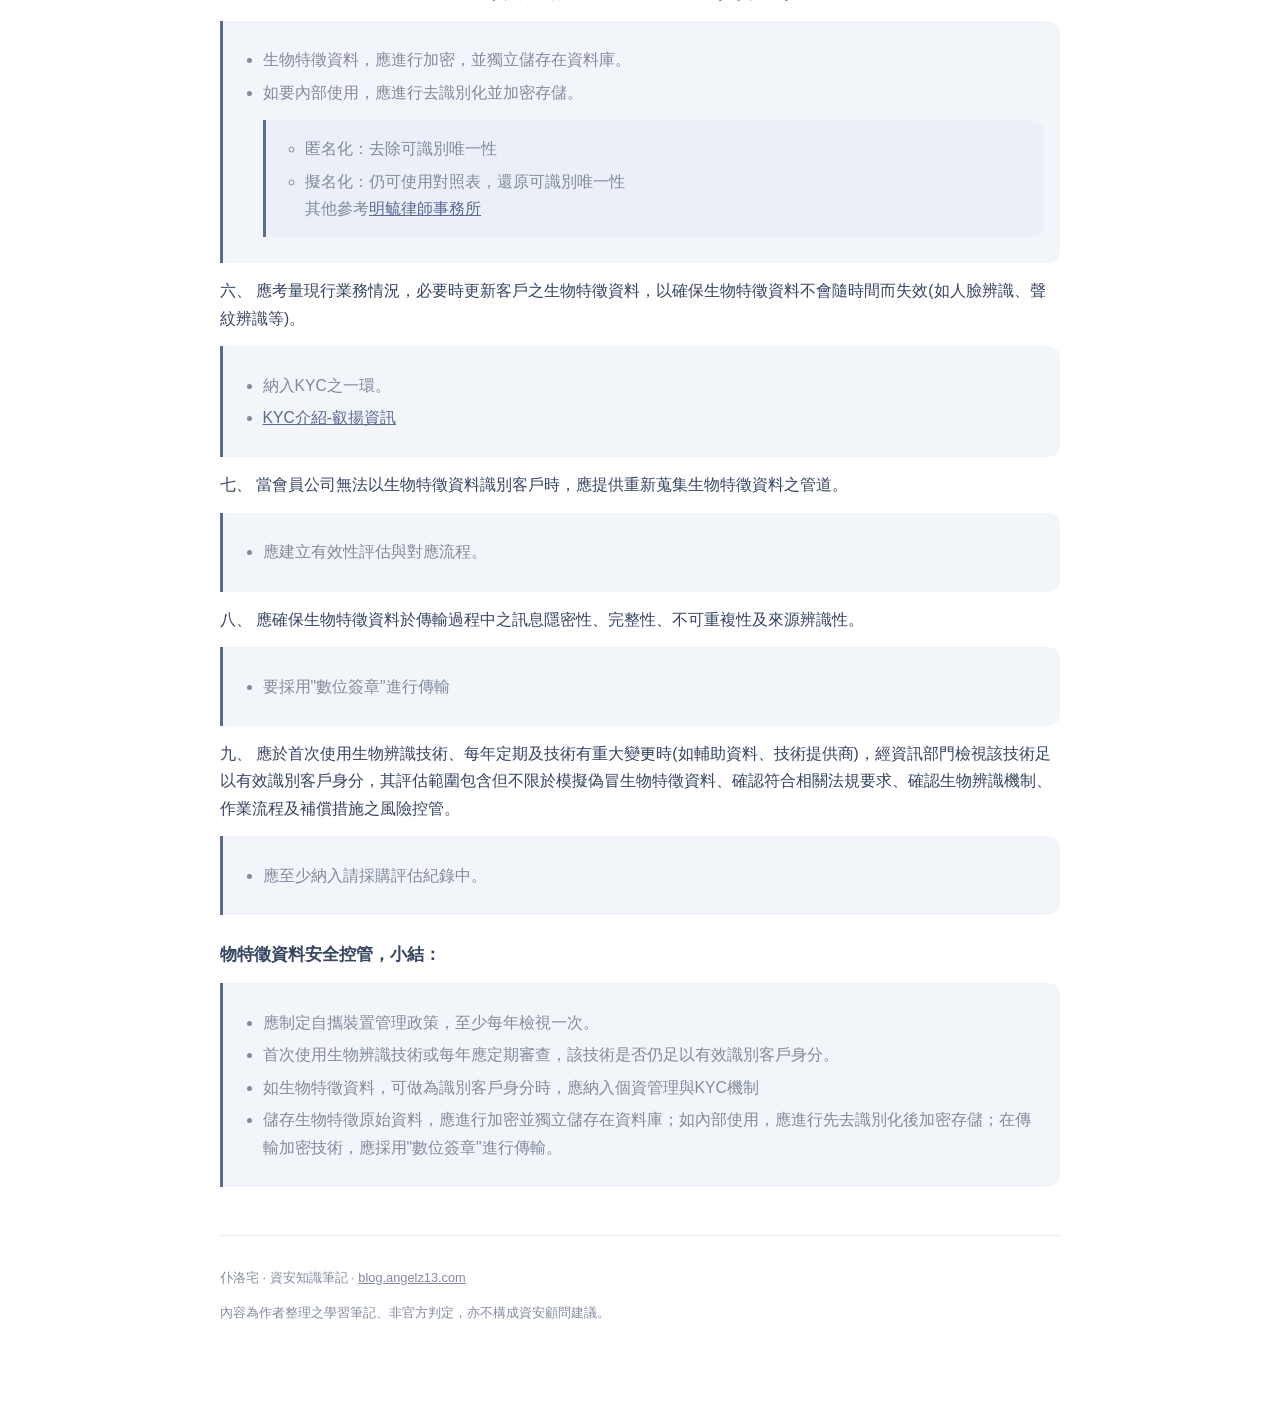
<file: articles/emerging-tech.html>
<!DOCTYPE html>
<html lang="zh-Hant-TW">
<head>
<meta charset="UTF-8">
<meta http-equiv="Content-Security-Policy" content="default-src 'self'; connect-src 'none'; img-src 'self' data:; style-src 'self' 'unsafe-inline'">
<meta name="viewport" content="width=device-width, initial-scale=1.0">
<meta name="description" content="保險業運用新興科技作業原則實務導讀：雲端服務（SaaS／PaaS／IaaS）安全控管、社群媒體控管程序、自攜裝置（BYOD）安全、生物特徵資料保護，附白話解說。係附件三。">
<meta name="author" content="葉柏毅 Alex Yeh">
<title>保險業運用新興科技作業原則導覽｜仆洛宅資安筆記</title>
<meta property="og:type" content="article">
<meta property="og:title" content="保險業運用新興科技作業原則導覽">
<meta property="og:description" content="保險業運用新興科技作業原則實務導讀：雲端服務（SaaS／PaaS／IaaS）安全控管、社群媒體控管程序、自攜裝置（BYOD）安全、生物特徵資料保護，附白話解說。係附件三。">
<meta property="og:url" content="https://blog.angelz13.com/articles/emerging-tech">
<meta property="og:image" content="https://blog.angelz13.com/assets/avatar.png">
<link rel="canonical" href="https://blog.angelz13.com/articles/emerging-tech">
<link rel="icon" type="image/png" href="../assets/avatar.png">
<link rel="apple-touch-icon" href="../assets/avatar.png">
<link rel="stylesheet" href="../css/brand.css">
</head>
<body>
<div class="page">
  <a class="back-link" href="../">← 返回資安筆記</a>
  <div class="kicker">SEC NOTES</div>
  <h1>保險業運用新興科技作業原則導覽</h1>
  <p class="article-meta">作者：葉柏毅 Alex Yeh</p>
  <div class="attribution">本篇為<strong>個人導讀整理</strong>：法規原文（保險業運用新興科技作業原則，係「保險業辦理資訊安全防護自律規範」附件三）版權屬主管機關與中華民國人壽保險商業同業公會；本文於原文之上加註白話導讀與實務重點，供學習與合規參考、非官方判定。法規現行版本（民國 113 年 7 月 18 日修正）請參 <a href="https://law.lia-roc.org.tw/Law/Content?lsid=FL072726" rel="noopener" target="_blank">壽險公會保險法規查詢系統</a>。</div>
  <details class="toc-box" open>
  <summary>目錄</summary>
  <div class="toc">
<ul>
<li><a href="#_1">壹、 為協助保險業適當管理運用新興科技之風險，並保障消費者權益，特訂定本作業原則。</a></li>
<li><a href="#_2">貳、 雲端服務安全控管</a><ul>
<li><a href="#_3">雲端服務管理政策，小結：</a></li>
</ul>
</li>
<li><a href="#_4">參、 社群媒體控管程序</a><ul>
<li><a href="#_5">社群媒體控管程序，小結：</a></li>
</ul>
</li>
<li><a href="#_6">肆、 自攜裝置安全控管</a><ul>
<li><a href="#_7">自攜裝置安全控管，小結：</a></li>
</ul>
</li>
<li><a href="#_8">伍、 生物特徵資料安全控管</a><ul>
<li><a href="#_9">物特徵資料安全控管，小結：</a></li>
</ul>
</li>
</ul>
</div>
</details>
  <article class="article-body">
<p>修正日期：   民國 112 年 09 月 07 日（母規範現行版：民國 113 年 07 月 18 日）</p>
<h2 id="_1">壹、   為協助保險業適當管理運用新興科技之風險，並保障消費者權益，特訂定本作業原則。</h2>
<h2 id="_2">貳、   雲端服務安全控管</h2>
<p>一、 雲端服務安全名詞定義<br />
(一) 雲端服務：係指服務提供者以租借方式提供個人或企業得承租其網路、伺服器、儲存空間、基礎設施、資安設備、系統軟體、應用程式、分析與計算等資源，以達資源共享之服務。<br />
(二) 軟體即服務（SaaS）：雲端服務業者提供軟體使用，承租人能使用軟體，但並不掌控軟體、作業系統、硬體。<br />
(三) 平台即服務（PaaS）：雲端服務業者提供作業系統使用，承租人能於此作業系統操作其軟體，可掌控運作軟體的環境也擁有作業系統部分掌控權，但並不掌控作業系統、硬體。<br />
(四) 基礎設施即服務（IaaS）：雲端服務業者提供基礎運算資源（如處理能力、儲存空間、網路元件或中介軟體），承租人能掌控作業系統、儲存空間、已部署的應用程式及網路元件（如防火牆、負載平衡器等），但並不掌控雲端基礎運算資源。</p>
<blockquote>
<ul>
<li>請對標雲端服務的定義，確認使用的服務是否涉及雲端使用。</li>
</ul>
</blockquote>
<p>二、  本安全控管範圍不包含僅提供會員公司內部使用且不涉及客戶資料處理之服務。</p>
<blockquote>
<ul>
<li>如雲端服務使用，僅限公司內部使用且不涉及客戶資料處理之服務，則不在此限。</li>
</ul>
</blockquote>
<p>三、  應制定雲端服務管理政策，至少每年檢視一次。</p>
<blockquote>
<ul>
<li>公司應制定雲端服務管理政策，且需定期每年檢視一次。</li>
<li>如未修訂，建議仍留下檢視紀錄。</li>
</ul>
</blockquote>
<p>四、  若使用雲端服務涉及保險業作業委託他人處理應注意事項之範疇，應依據其規定辦理監督與查核、境外規定要求、緊急應變及營運持續計畫等機制。</p>
<blockquote>
<ul>
<li>如使用雲端服務涉及<a href="https://law.lia-roc.org.tw/Law/Content?lsid=FL055291">保險業作業委託他人處理應注意事項</a>，除<a href="https://law.lia-roc.org.tw/Law/Article?lsid=FL055291&amp;lawno=18">保險業作業委託他人處理應注意事項-第18條</a>，仍應辦理監督與查核、境外規定要求、緊急應變及營運持續計畫等機制。</li>
</ul>
</blockquote>
<p>五、  採用IaaS或Paas雲端服務模式者，應符合下列規定：<br />
(一) 應評估雲端服務提供者之合格條件、服務水準、復原時間、備援機制、權責歸屬及資訊安全防護等項目。<br />
(二) 應評估雲端服務提供之平台、協定、介面、檔案格式等，以確保互通性與可移植性。<br />
(三) 應確保雲端服務提供者提供之資源與其他承租人所使用之資源各自獨立，互不影響（如防火牆區隔）。<br />
(四) 應與雲端服務提供者簽訂服務協議，維持所需之服務水準並定期提出報告與操作紀錄（如服務水準報告、系統變更紀錄、作業系統映像檔存取紀錄等）。<br />
(五) 保險業應確保資料之刪除、銷毀或不可復原，並留存必要之佐證紀錄以供查驗。</p>
<blockquote>
<ul>
<li>使用IaaS或Paas雲端服務者，應評估雲端服務提供者之合格條件、服務水準、復原時間、備援機制、權責歸屬及資訊安全防護等項目，確保互通性、可移植性和租戶區隔狀況。</li>
<li>應依上述條件簽訂服務協議、SLA，並定期報告與操作紀錄。</li>
<li>當資料刪除、銷毀或不可復原，應留存必要之佐證紀錄。</li>
</ul>
</blockquote>
<p>六、  應針對所傳輸或儲存之客戶資料或敏感資料，建置適當之保護設備或技術，採取適當之存取管制（如資料加密）。採用加密演算法者，應能妥善保護加密金鑰（如使用硬體安全模組）；另應明訂客戶資料保存期限及應留存之相關重要軌跡紀錄。</p>
<blockquote>
<ul>
<li>當傳輸或儲存之客戶資料或敏感資料，建置適當之保護設備或技術，採取適當之存取管制與加密金鑰之保存。</li>
<li>應明訂客戶資料保存期限，並留存軌跡紀錄。</li>
</ul>
</blockquote>
<p>七、  應監控並建立資訊安全事件通報程序。遇事件發生時，相關單位及人員應依循前述通報程序辦理。</p>
<blockquote>
<ul>
<li>應監控並建立資訊安全事件通報程序；可納入現有資安事件通報機制。</li>
</ul>
</blockquote>
<p>八、  應於服務合約終止或轉移時，將使用之作業系統映像檔、儲存空間、快取空間、備份媒體、客戶資料或敏感資料等全數刪除或銷毀，並留存刪除或銷毀之紀錄，以供事後確認。</p>
<blockquote>
<ul>
<li>當服務合約終止或轉移時，留存刪除或銷毀之紀錄。</li>
</ul>
</blockquote>
<p>九、  應遵循「個人資料保護法」，資料當事人如申請行使其權利，要求停止處理或利用其資料，應確保其資料皆從雲端刪除或提供相關佐證。</p>
<blockquote>
<ul>
<li>留存刪除或銷毀之紀錄</li>
</ul>
</blockquote>
<p>十、  提供電子商務服務者，應符合「保險業經營電子商務自律規範」及「保險業電子商務身分驗證之資訊安全作業準則」規定。</p>
<blockquote>
<ul>
<li><a href="https://law.lia-roc.org.tw/Law/Content?lsid=FL034012">保險業經營電子商務自律規範</a></li>
<li><a href="https://law.lia-roc.org.tw/Law/GetFile/0000330938">保險業電子商務身分驗證之資訊安全作業準則</a></li>
</ul>
</blockquote>
<h3 id="_3">雲端服務管理政策，小結：</h3>
<blockquote>
<ul>
<li>應制定雲端服務管理政策，至少每年檢視一次。</li>
<li>應評估雲端服務提供者之合格條件、服務水準、復原時間、備援機制、權責歸屬、資訊安全防護、緊急應變及營運持續計畫等項目，確認互通性、可移植性和租戶區隔。</li>
<li>應簽訂服務協議、SLA</li>
<li>應提供定期報告與操作紀錄</li>
<li>當服務合約終止、轉移或提出資料刪除要求時，執行資料刪除、銷毀或不可復原，應留存必要之佐證紀錄。</li>
<li>涉及參考法規：<blockquote>
<ul>
<li><a href="https://law.lia-roc.org.tw/Law/Content?lsid=FL034012">保險業經營電子商務自律規範</a></li>
<li><a href="https://law.lia-roc.org.tw/Law/GetFile/0000330938">保險業電子商務身分驗證之資訊安全作業準則</a></li>
<li><a href="https://law.lia-roc.org.tw/Law/Content?lsid=FL055291">保險業作業委託他人處理應注意事項</a></li>
</ul>
</blockquote>
</li>
</ul>
</blockquote>
<h2 id="_4">參、   社群媒體控管程序</h2>
<p>一、  社群媒體係指一交流平台，參與者透過與其他單一或多位參與者單向分享或雙向互動，進行內容產出、知識分享、討論共創之平台。</p>
<blockquote>
<ul>
<li>常見係指FB社群、IG、Line群組等社群媒體。</li>
</ul>
</blockquote>
<p>二、  本控管程序不包含會員公司內部使用或與個別客戶溝通使用之平台。</p>
<blockquote>
<ul>
<li>不包含內部使用，或一對一溝通平台。</li>
</ul>
</blockquote>
<p>三、  應制定社群媒體管理政策，至少每年檢視一次。</p>
<blockquote>
<ul>
<li>公司應制定社群媒體管理政策，且需定期每年檢視一次。</li>
<li>如未修訂，建議仍留下檢視紀錄。</li>
</ul>
</blockquote>
<p>四、  應制定社群媒體使用守則，明確列出可接受使用之社群媒體、功能及使用規則。</p>
<blockquote>
<ul>
<li>社群媒體管理政策應包含，可使用之社群媒體、功能及使用規則。</li>
</ul>
</blockquote>
<p>五、  應制定會員公司發言規範，明確定義各角色被授予之發言權責，並避免非授權之公務言論發表。</p>
<blockquote>
<ul>
<li>社群媒體管理政策應包含，發言規範、發言人角色、權責。</li>
</ul>
</blockquote>
<p>六、  應制定內容過濾與監視政策，其監視內容應至少包含防止客戶隱私及會員公司機密外洩、非授權或偽冒身分發言及不可有攻擊或詆毀同業之情事。</p>
<blockquote>
<ul>
<li>社群媒體管理政策應包含，內容過濾與監視政策。</li>
<li>以技術解，可考慮<a href="https://www.eland.com.tw/tornado-introduction.html">語意分析系統</a>，透過爬蟲索引相關言論。</li>
</ul>
</blockquote>
<p>七、  應制定不當發言之緊急應變程序。</p>
<blockquote>
<ul>
<li>社群媒體管理政策應包含，不當發言之緊急應變程序。</li>
</ul>
</blockquote>
<p>八、  應制定社群媒體異常事件通報程序。</p>
<blockquote>
<ul>
<li>社群媒體管理政策應包含，社群媒體異常事件通報程序。</li>
</ul>
</blockquote>
<p>九、  如有不當發言，應留存通聯紀錄，以供日後調查使用。</p>
<blockquote>
<ul>
<li>應保留相關通聯紀錄。</li>
</ul>
</blockquote>
<h3 id="_5">社群媒體控管程序，小結：</h3>
<blockquote>
<ul>
<li>應制定社群媒體管理政策，至少每年檢視一次。</li>
<li>可使用之社群媒體、功能及使用規則。</li>
<li>發言規範、發言人角色、權責。</li>
<li>內容過濾與監視政策，及異常事件通報程序。</li>
<li>不當發言之緊急應變程序，並留存相關通聯紀錄。</li>
</ul>
</blockquote>
<h2 id="_6">肆、   自攜裝置安全控管</h2>
<p>一、  自攜裝置係指非屬公司資產、透過該裝置以無線或有線通訊方式連接至會員公司內部網路，存取作業系統或檔案服務。</p>
<blockquote>
<ul>
<li>自攜裝置之定義；重點是連接至公司內部網路或系統。</li>
</ul>
</blockquote>
<p>二、  應制定自攜裝置管理政策，至少每年檢視一次。</p>
<blockquote>
<ul>
<li>應制定自攜裝置管理政策，且需定期每年檢視一次。</li>
<li>如未修訂，建議仍留下檢視紀錄。</li>
</ul>
</blockquote>
<p>三、  應列出允許使用之自攜裝置類型、作業系統、應用系統或服務。</p>
<blockquote>
<ul>
<li>應列出公司允許使用之自攜裝置類型、作業系統、應用系統或服務。</li>
</ul>
</blockquote>
<p>四、  對自攜裝置所採取之相關措施，應先取得裝置持有者同意，以避免爭議。</p>
<blockquote>
<ul>
<li>應設計同意書。</li>
<li>常見使用MDM進行管理。</li>
<li>常見設計會有密碼錯誤10次，清空裝置設定設計；避免裝置遺失，避免有心人士或是資料外洩疑慮。</li>
</ul>
</blockquote>
<p>五、  應列冊管理使用人員與裝置，至少每年審閱一次。</p>
<blockquote>
<ul>
<li>應造冊管理，列出使用者、裝置類型、作業系統、申請同意之應用系統或服務。</li>
<li>常見會利用MDM系統，產出現有使用清單。</li>
</ul>
</blockquote>
<p>六、  應建置使用人員身分與裝置識別機制(如帳號密碼識別、裝置識別碼 )。</p>
<blockquote>
<ul>
<li>常見（MDM）會紀錄申請人帳號和裝置序號。</li>
</ul>
</blockquote>
<p>七、  應制定自攜裝置連網環境標準，如未符合標準(如作業系統疑似遭破解或提權、未安裝病毒防護、重大漏洞未修復)，應限制其連網功能。</p>
<blockquote>
<ul>
<li>應制定連網環境標準。</li>
<li>常用是透過VPN軟體，進行環境檢查，確認環境狀況後始得連線。</li>
</ul>
</blockquote>
<p>八、  應建置自攜裝置資料保護措施(如資料加密或遮罩)，並採取適當之存取管制。</p>
<blockquote>
<ul>
<li>常見透過MDM管理。</li>
<li>常有透過資料不落地或是沙箱環境，進行保護或隔離措施。</li>
</ul>
</blockquote>
<p>九、  應制定自攜裝置遺失處理程序。</p>
<blockquote>
<ul>
<li>應制定自攜裝置遺失處理程序。</li>
</ul>
</blockquote>
<h3 id="_7">自攜裝置安全控管，小結：</h3>
<blockquote>
<ul>
<li>應制定自攜裝置管理政策，至少每年檢視一次。</li>
<li>內容應白名單列出允許使用之自攜裝置類型、作業系統、應用系統或服務。</li>
<li>應設計遺失處理程序。</li>
<li>應定期盤點使用人員與裝置。</li>
<li>應有（遠端作業）連網環境標準。</li>
<li>應有技術控制，進行資料保護措施。</li>
</ul>
</blockquote>
<h2 id="_8">伍、   生物特徵資料安全控管</h2>
<p>一、  用詞定義如下:<br />
(一) 原始生物特徵資料:是指透過感應器(如掃描器、照相機)所擷取的原始資料。<br />
(二) 假名標識符:是指用於生物特徵比對之資料，其內容不為原始生物特徵資料之一部份。<br />
(三) 輔助資料:是指一演算法或機制，用來將原始生物特徵資料分離產生假名標識符。<br />
(四) 生物特徵資料:指包含原始生物特徵資料、假名標識符及輔助資料。<br />
(五) 身分識別資料:為非生物特徵資料之個人資料(如身分證字號、出生日期等)。<br />
(六) 錯誤拒絕率:是指同一人卻因比對其留存之生物特徵資料誤認為不同特徵而拒絕的機率。<br />
(七) 錯誤接受率:是指不同人卻因比對其留存之生物特徵資料誤認為相同特徵而接受的機率。</p>
<blockquote>
<ul>
<li>生物特徵相關之名詞定義。</li>
</ul>
</blockquote>
<p>二、  運用生物特徵資料做為識別客戶身分時，其蒐集、處理及利用之行為，應納入個資管理機制。</p>
<blockquote>
<ul>
<li>如生物特徵資料，可做為識別客戶身分時，應納入個資管理機制。</li>
</ul>
</blockquote>
<p>三、  應針對生物識別機制，建立其錯誤接受率及錯誤拒絕率之標準，並每年定期檢視。若不符合會員公司要求時，應建立補償措施。</p>
<blockquote>
<ul>
<li>建立其錯誤接受率及錯誤拒絕率之標準</li>
<li>錯誤拒絕率，FRR，False Rejection Rate，Type I，FRR愈高，愈容易被誤判拒絕，變成使用者的不便利，要多試幾次。</li>
<li>錯誤接受率，FAR，False Acceptance Rate，Type II，FAR愈高，有安全隱憂。</li>
<li>可參考網站1、<a href="https://choson.lifenet.com.tw/?p=660">網站2</a>說明。</li>
</ul>
</blockquote>
<p>四、  應於蒐集生物特徵資料時，取得客戶同意，並讓客戶充份了解所蒐集之目的及方式。</p>
<blockquote>
<ul>
<li>應納入個資管理機制，取得客戶同意。</li>
</ul>
</blockquote>
<p>五、  生物特徵資料儲存於會員公司內部系統時，應將原始生物特徵資料去識別化使其難以還原、將原始生物特徵資料及假名標識符進行加密儲存、將生物特徵資料分別儲存於不同之儲存媒體(如資料庫)。</p>
<blockquote>
<ul>
<li>生物特徵資料，應進行加密，並獨立儲存在資料庫。</li>
<li>如要內部使用，應進行去識別化並加密存儲。<blockquote>
<ul>
<li>匿名化：去除可識別唯一性</li>
<li>擬名化：仍可使用對照表，還原可識別唯一性<br />
其他參考<a href="https://hsu.legal/article/58">明毓律師事務所</a></li>
</ul>
</blockquote>
</li>
</ul>
</blockquote>
<p>六、  應考量現行業務情況，必要時更新客戶之生物特徵資料，以確保生物特徵資料不會隨時間而失效(如人臉辨識、聲紋辨識等)。</p>
<blockquote>
<ul>
<li>納入KYC之一環。</li>
<li><a href="https://www.gss.com.tw/eis/191-eis-96/2296-kyc">KYC介紹-叡揚資訊</a></li>
</ul>
</blockquote>
<p>七、  當會員公司無法以生物特徵資料識別客戶時，應提供重新蒐集生物特徵資料之管道。</p>
<blockquote>
<ul>
<li>應建立有效性評估與對應流程。</li>
</ul>
</blockquote>
<p>八、  應確保生物特徵資料於傳輸過程中之訊息隱密性、完整性、不可重複性及來源辨識性。</p>
<blockquote>
<ul>
<li>要採用"數位簽章"進行傳輸</li>
</ul>
</blockquote>
<p>九、  應於首次使用生物辨識技術、每年定期及技術有重大變更時(如輔助資料、技術提供商)，經資訊部門檢視該技術足以有效識別客戶身分，其評估範圍包含但不限於模擬偽冒生物特徵資料、確認符合相關法規要求、確認生物辨識機制、作業流程及補償措施之風險控管。</p>
<blockquote>
<ul>
<li>應至少納入請採購評估紀錄中。</li>
</ul>
</blockquote>
<h3 id="_9">物特徵資料安全控管，小結：</h3>
<blockquote>
<ul>
<li>應制定自攜裝置管理政策，至少每年檢視一次。</li>
<li>首次使用生物辨識技術或每年應定期審查，該技術是否仍足以有效識別客戶身分。</li>
<li>如生物特徵資料，可做為識別客戶身分時，應納入個資管理與KYC機制</li>
<li>儲存生物特徵原始資料，應進行加密並獨立儲存在資料庫；如內部使用，應進行先去識別化後加密存儲；在傳輸加密技術，應採用"數位簽章"進行傳輸。</li>
</ul>
</blockquote>
  </article>
  <footer>
    <p>仆洛宅 · 資安知識筆記 · <a href="../">blog.angelz13.com</a></p>
    <p>內容為作者整理之學習筆記、非官方判定，亦不構成資安顧問建議。</p>
  </footer>
</div>
</body>
</html>
</file>
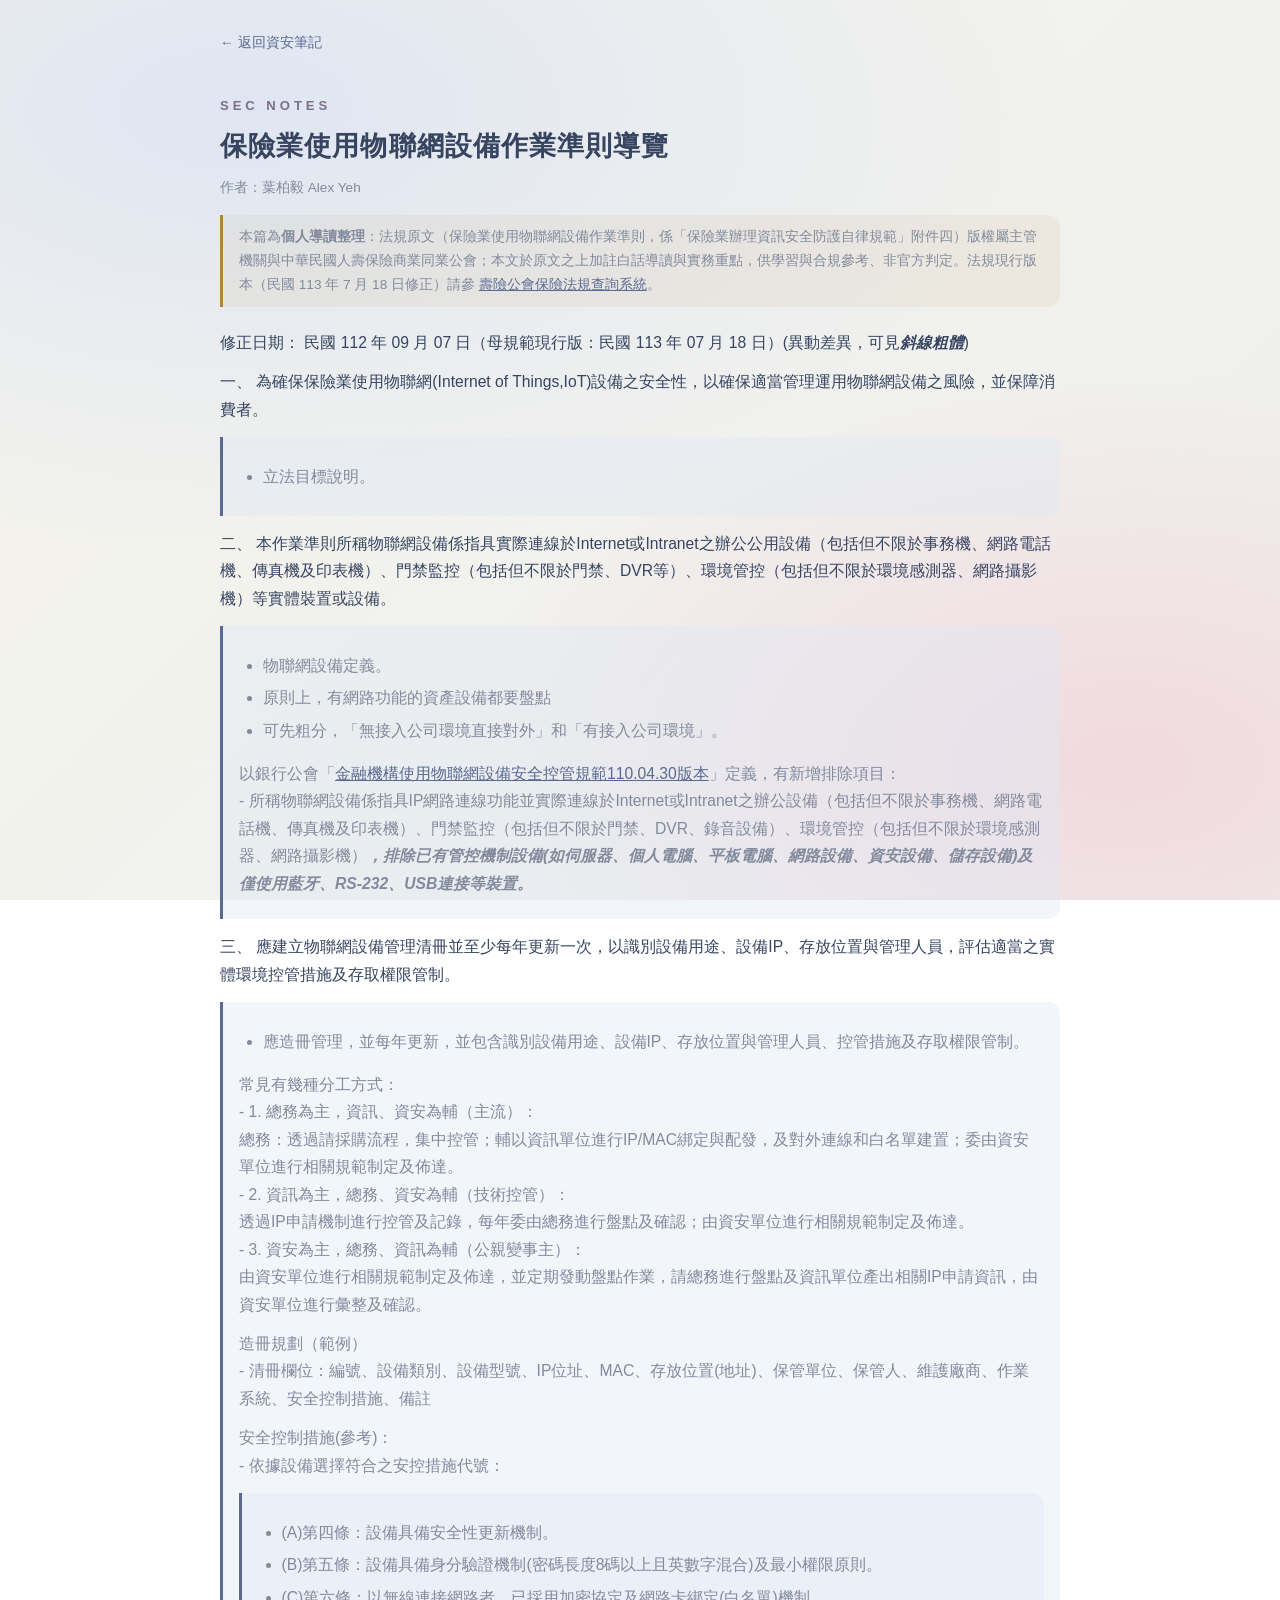
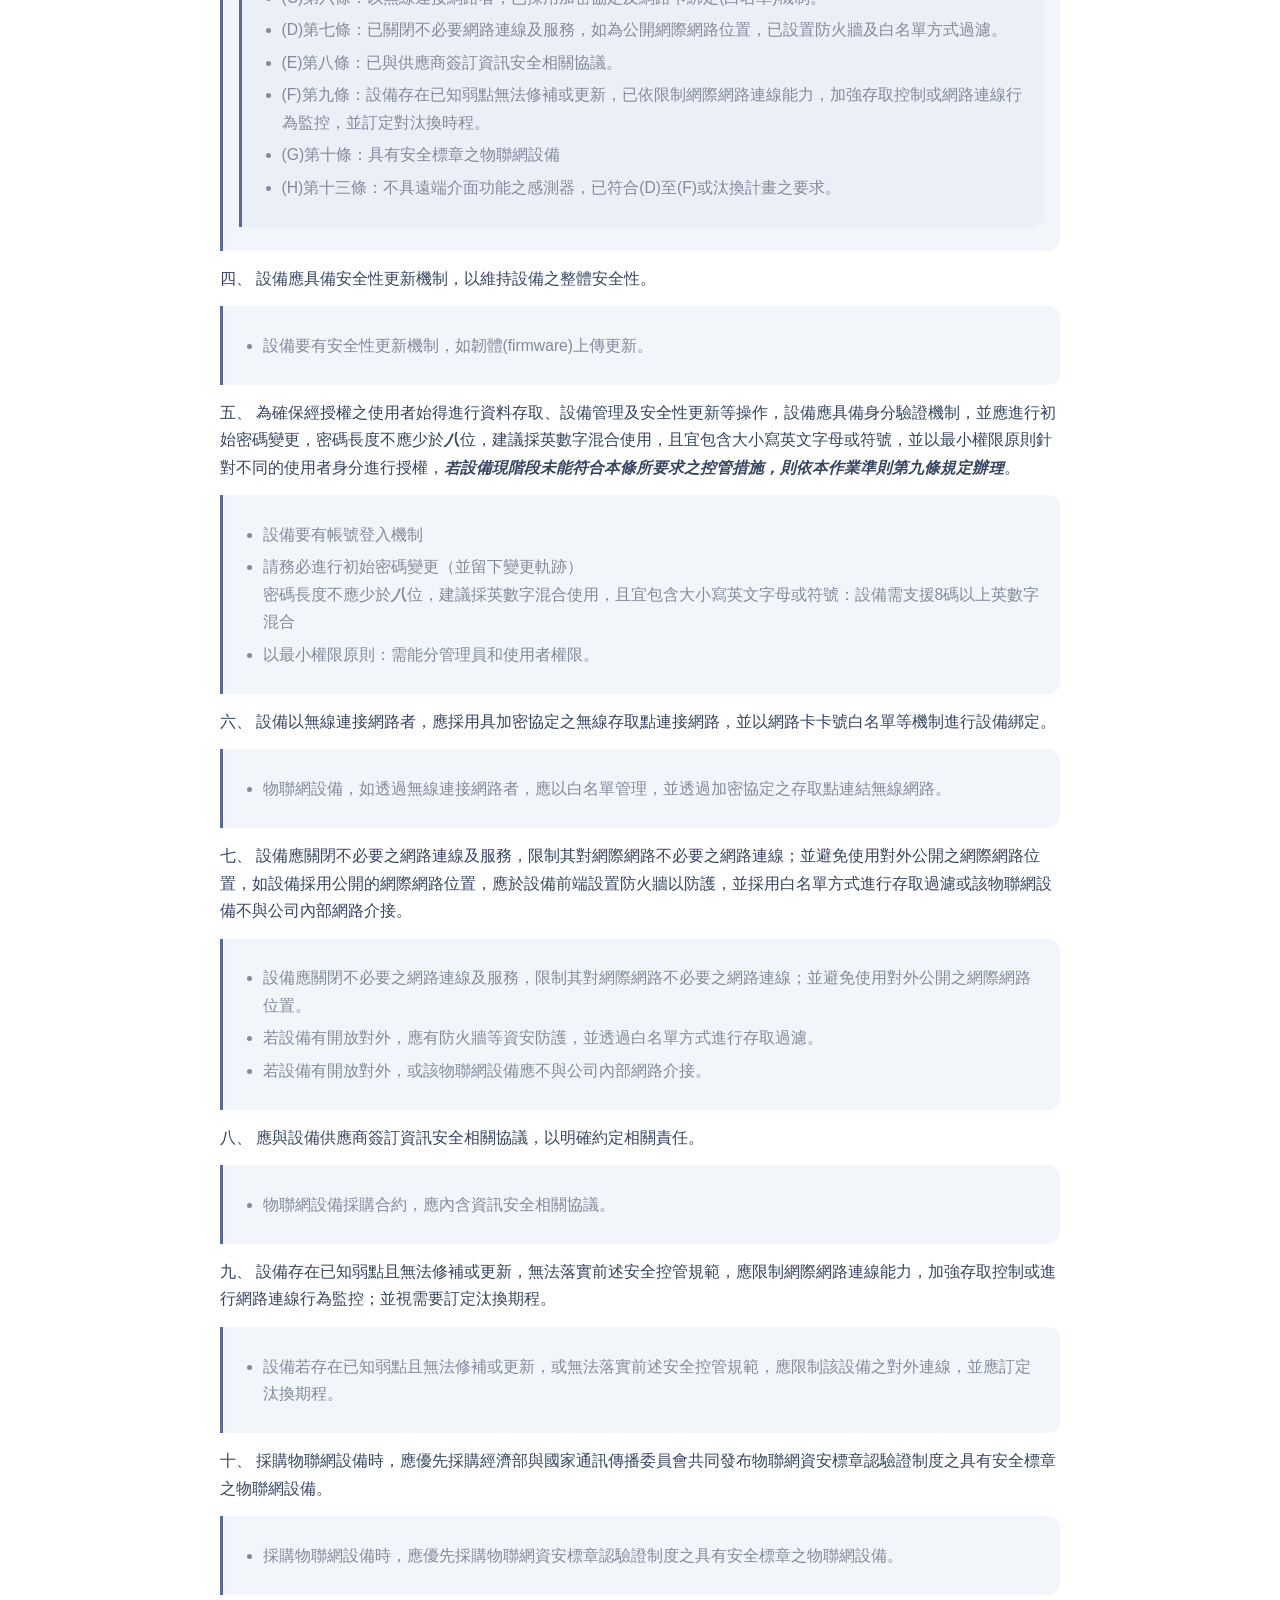
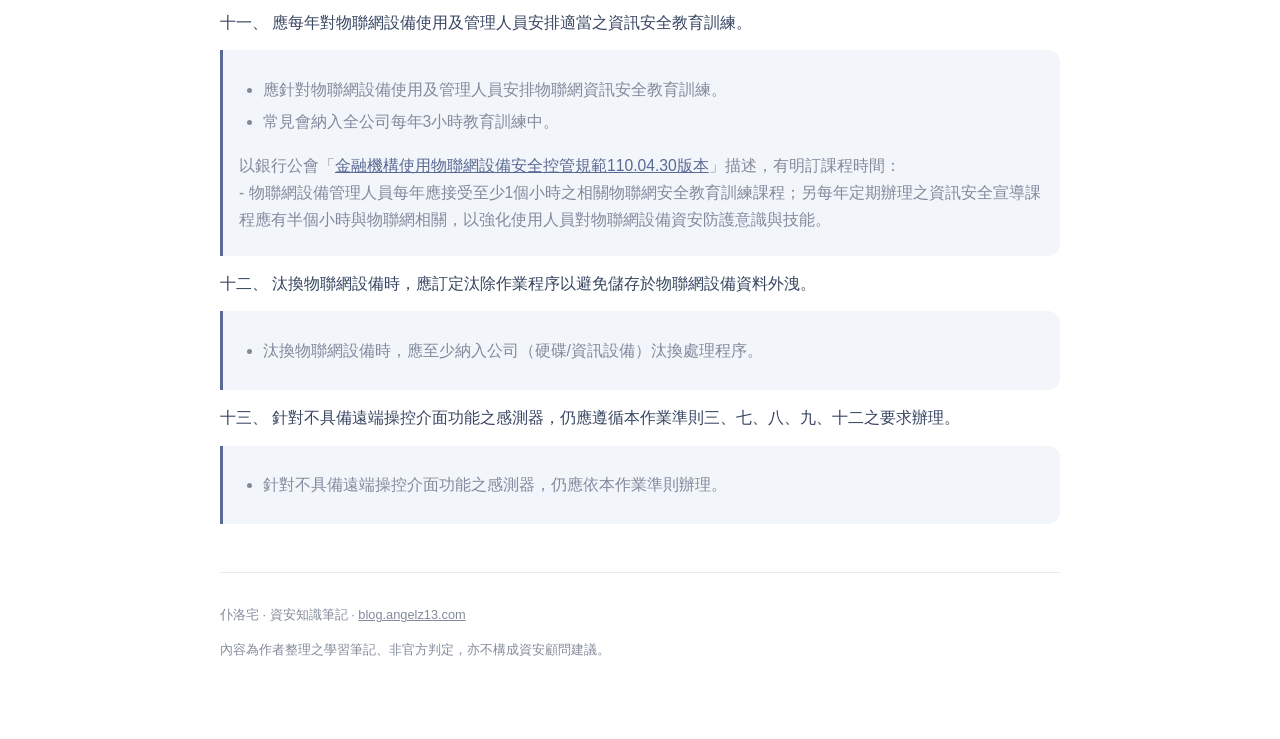
<file: articles/iot-devices.html>
<!DOCTYPE html>
<html lang="zh-Hant-TW">
<head>
<meta charset="UTF-8">
<meta http-equiv="Content-Security-Policy" content="default-src 'self'; connect-src 'none'; img-src 'self' data:; style-src 'self' 'unsafe-inline'">
<meta name="viewport" content="width=device-width, initial-scale=1.0">
<meta name="description" content="保險業物聯網（IoT）設備作業準則實務導讀：設備清冊管理、安全性更新、身分驗證與加密、供應商資安協議、已知弱點處置、汰換防資料外洩，附白話解說。係附件四。">
<meta name="author" content="葉柏毅 Alex Yeh">
<title>保險業使用物聯網設備作業準則導覽｜仆洛宅資安筆記</title>
<meta property="og:type" content="article">
<meta property="og:title" content="保險業使用物聯網設備作業準則導覽">
<meta property="og:description" content="保險業物聯網（IoT）設備作業準則實務導讀：設備清冊管理、安全性更新、身分驗證與加密、供應商資安協議、已知弱點處置、汰換防資料外洩，附白話解說。係附件四。">
<meta property="og:url" content="https://blog.angelz13.com/articles/iot-devices">
<meta property="og:image" content="https://blog.angelz13.com/assets/avatar.png">
<link rel="canonical" href="https://blog.angelz13.com/articles/iot-devices">
<link rel="icon" type="image/png" href="../assets/avatar.png">
<link rel="apple-touch-icon" href="../assets/avatar.png">
<link rel="stylesheet" href="../css/brand.css">
</head>
<body>
<div class="page">
  <a class="back-link" href="../">← 返回資安筆記</a>
  <div class="kicker">SEC NOTES</div>
  <h1>保險業使用物聯網設備作業準則導覽</h1>
  <p class="article-meta">作者：葉柏毅 Alex Yeh</p>
  <div class="attribution">本篇為<strong>個人導讀整理</strong>：法規原文（保險業使用物聯網設備作業準則，係「保險業辦理資訊安全防護自律規範」附件四）版權屬主管機關與中華民國人壽保險商業同業公會；本文於原文之上加註白話導讀與實務重點，供學習與合規參考、非官方判定。法規現行版本（民國 113 年 7 月 18 日修正）請參 <a href="https://law.lia-roc.org.tw/Law/Content?lsid=FL072726" rel="noopener" target="_blank">壽險公會保險法規查詢系統</a>。</div>
  <article class="article-body">
<p>修正日期：   民國 112 年 09 月 07 日（母規範現行版：民國 113 年 07 月 18 日）(異動差異，可見<strong><em>斜線粗體</em></strong>)</p>
<p>一、  為確保保險業使用物聯網(Internet of Things,IoT)設備之安全性，以確保適當管理運用物聯網設備之風險，並保障消費者。</p>
<blockquote>
<ul>
<li>立法目標說明。</li>
</ul>
</blockquote>
<p>二、  本作業準則所稱物聯網設備係指具實際連線於Internet或Intranet之辦公公用設備（包括但不限於事務機、網路電話機、傳真機及印表機）、門禁監控（包括但不限於門禁、DVR等）、環境管控（包括但不限於環境感測器、網路攝影機）等實體裝置或設備。</p>
<blockquote>
<ul>
<li>物聯網設備定義。</li>
<li>原則上，有網路功能的資產設備都要盤點</li>
<li>可先粗分，「無接入公司環境直接對外」和「有接入公司環境」。</li>
</ul>
<p>以銀行公會「<a href="https://ba.org.tw/FileDownload/Download?FileId=b33464ef-b36f-4c3c-826e-2e9532a95572&amp;FileName=%E9%87%91%E8%9E%8D%E6%A9%9F%E6%A7%8B%E4%BD%BF%E7%94%A8%E7%89%A9%E8%81%AF%E7%B6%B2%E8%A8%AD%E5%82%99%E5%AE%89%E5%85%A8%E6%8E%A7%E7%AE%A1%E8%A6%8F%E7%AF%84_1100430.pdf">金融機構使用物聯網設備安全控管規範110.04.30版本</a>」定義，有新增排除項目：<br />
- 所稱物聯網設備係指具IP網路連線功能並實際連線於Internet或Intranet之辦公設備（包括但不限於事務機、網路電話機、傳真機及印表機）、門禁監控（包括但不限於門禁、DVR、錄音設備）、環境管控（包括但不限於環境感測器、網路攝影機）<strong><em>，排除已有管控機制設備(如伺服器、個人電腦、平板電腦、網路設備、資安設備、儲存設備)及僅使用藍牙、RS-232、USB連接等裝置。</em></strong></p>
</blockquote>
<p>三、  應建立物聯網設備管理清冊並至少每年更新一次，以識別設備用途、設備IP、存放位置與管理人員，評估適當之實體環境控管措施及存取權限管制。</p>
<blockquote>
<ul>
<li>應造冊管理，並每年更新，並包含識別設備用途、設備IP、存放位置與管理人員、控管措施及存取權限管制。</li>
</ul>
<p>常見有幾種分工方式：<br />
- 1. 總務為主，資訊、資安為輔（主流）：<br />
總務：透過請採購流程，集中控管；輔以資訊單位進行IP/MAC綁定與配發，及對外連線和白名單建置；委由資安單位進行相關規範制定及佈達。<br />
- 2. 資訊為主，總務、資安為輔（技術控管）：<br />
透過IP申請機制進行控管及記錄，每年委由總務進行盤點及確認；由資安單位進行相關規範制定及佈達。<br />
- 3. 資安為主，總務、資訊為輔（公親變事主）：<br />
由資安單位進行相關規範制定及佈達，並定期發動盤點作業，請總務進行盤點及資訊單位產出相關IP申請資訊，由資安單位進行彙整及確認。</p>
<p>造冊規劃（範例）<br />
- 清冊欄位：編號、設備類別、設備型號、IP位址、MAC、存放位置(地址)、保管單位、保管人、維護廠商、作業系統、安全控制措施、備註</p>
<p>安全控制措施(參考)：<br />
- 依據設備選擇符合之安控措施代號：</p>
<blockquote>
<ul>
<li>(A)第四條：設備具備安全性更新機制。</li>
<li>(B)第五條：設備具備身分驗證機制(密碼長度8碼以上且英數字混合)及最小權限原則。</li>
<li>(C)第六條：以無線連接網路者，已採用加密協定及網路卡綁定(白名單)機制。</li>
<li>(D)第七條：已關閉不必要網路連線及服務，如為公開網際網路位置，已設置防火牆及白名單方式過濾。</li>
<li>(E)第八條：已與供應商簽訂資訊安全相關協議。</li>
<li>(F)第九條：設備存在已知弱點無法修補或更新，已依限制網際網路連線能力，加強存取控制或網路連線行為監控，並訂定對汰換時程。</li>
<li>(G)第十條：具有安全標章之物聯網設備</li>
<li>(H)第十三條：不具遠端介面功能之感測器，已符合(D)至(F)或汰換計畫之要求。</li>
</ul>
</blockquote>
</blockquote>
<p>四、  設備應具備安全性更新機制，以維持設備之整體安全性。</p>
<blockquote>
<ul>
<li>設備要有安全性更新機制，如韌體(firmware)上傳更新。</li>
</ul>
</blockquote>
<p>五、  為確保經授權之使用者始得進行資料存取、設備管理及安全性更新等操作，設備應具備身分驗證機制，並應進行初始密碼變更，密碼長度不應少於<strong><em>八</em></strong>位，建議採英數字混合使用，且宜包含大小寫英文字母或符號，並以最小權限原則針對不同的使用者身分進行授權，<strong><em>若設備現階段未能符合本條所要求之控管措施，則依本作業準則第九條規定辦理</em></strong>。</p>
<blockquote>
<ul>
<li>設備要有帳號登入機制</li>
<li>請務必進行初始密碼變更（並留下變更軌跡）<br />
密碼長度不應少於<strong><em>八</em></strong>位，建議採英數字混合使用，且宜包含大小寫英文字母或符號：設備需支援8碼以上英數字混合</li>
<li>以最小權限原則：需能分管理員和使用者權限。</li>
</ul>
</blockquote>
<p>六、  設備以無線連接網路者，應採用具加密協定之無線存取點連接網路，並以網路卡卡號白名單等機制進行設備綁定。</p>
<blockquote>
<ul>
<li>物聯網設備，如透過無線連接網路者，應以白名單管理，並透過加密協定之存取點連結無線網路。</li>
</ul>
</blockquote>
<p>七、  設備應關閉不必要之網路連線及服務，限制其對網際網路不必要之網路連線；並避免使用對外公開之網際網路位置，如設備採用公開的網際網路位置，應於設備前端設置防火牆以防護，並採用白名單方式進行存取過濾或該物聯網設備不與公司內部網路介接。</p>
<blockquote>
<ul>
<li>設備應關閉不必要之網路連線及服務，限制其對網際網路不必要之網路連線；並避免使用對外公開之網際網路位置。</li>
<li>若設備有開放對外，應有防火牆等資安防護，並透過白名單方式進行存取過濾。</li>
<li>若設備有開放對外，或該物聯網設備應不與公司內部網路介接。</li>
</ul>
</blockquote>
<p>八、  應與設備供應商簽訂資訊安全相關協議，以明確約定相關責任。</p>
<blockquote>
<ul>
<li>物聯網設備採購合約，應內含資訊安全相關協議。</li>
</ul>
</blockquote>
<p>九、  設備存在已知弱點且無法修補或更新，無法落實前述安全控管規範，應限制網際網路連線能力，加強存取控制或進行網路連線行為監控；並視需要訂定汰換期程。</p>
<blockquote>
<ul>
<li>設備若存在已知弱點且無法修補或更新，或無法落實前述安全控管規範，應限制該設備之對外連線，並應訂定汰換期程。</li>
</ul>
</blockquote>
<p>十、  採購物聯網設備時，應優先採購經濟部與國家通訊傳播委員會共同發布物聯網資安標章認驗證制度之具有安全標章之物聯網設備。</p>
<blockquote>
<ul>
<li>採購物聯網設備時，應優先採購物聯網資安標章認驗證制度之具有安全標章之物聯網設備。</li>
</ul>
</blockquote>
<p>十一、 應每年對物聯網設備使用及管理人員安排適當之資訊安全教育訓練。</p>
<blockquote>
<ul>
<li>應針對物聯網設備使用及管理人員安排物聯網資訊安全教育訓練。</li>
<li>常見會納入全公司每年3小時教育訓練中。</li>
</ul>
<p>以銀行公會「<a href="https://ba.org.tw/FileDownload/Download?FileId=b33464ef-b36f-4c3c-826e-2e9532a95572&amp;FileName=%E9%87%91%E8%9E%8D%E6%A9%9F%E6%A7%8B%E4%BD%BF%E7%94%A8%E7%89%A9%E8%81%AF%E7%B6%B2%E8%A8%AD%E5%82%99%E5%AE%89%E5%85%A8%E6%8E%A7%E7%AE%A1%E8%A6%8F%E7%AF%84_1100430.pdf">金融機構使用物聯網設備安全控管規範110.04.30版本</a>」描述，有明訂課程時間：<br />
- 物聯網設備管理人員每年應接受至少1個小時之相關物聯網安全教育訓練課程；另每年定期辦理之資訊安全宣導課程應有半個小時與物聯網相關，以強化使用人員對物聯網設備資安防護意識與技能。</p>
</blockquote>
<p>十二、 汰換物聯網設備時，應訂定汰除作業程序以避免儲存於物聯網設備資料外洩。</p>
<blockquote>
<ul>
<li>汰換物聯網設備時，應至少納入公司（硬碟/資訊設備）汰換處理程序。</li>
</ul>
</blockquote>
<p>十三、 針對不具備遠端操控介面功能之感測器，仍應遵循本作業準則三、七、八、九、十二之要求辦理。</p>
<blockquote>
<ul>
<li>針對不具備遠端操控介面功能之感測器，仍應依本作業準則辦理。</li>
</ul>
</blockquote>
  </article>
  <footer>
    <p>仆洛宅 · 資安知識筆記 · <a href="../">blog.angelz13.com</a></p>
    <p>內容為作者整理之學習筆記、非官方判定，亦不構成資安顧問建議。</p>
  </footer>
</div>
</body>
</html>
</file>
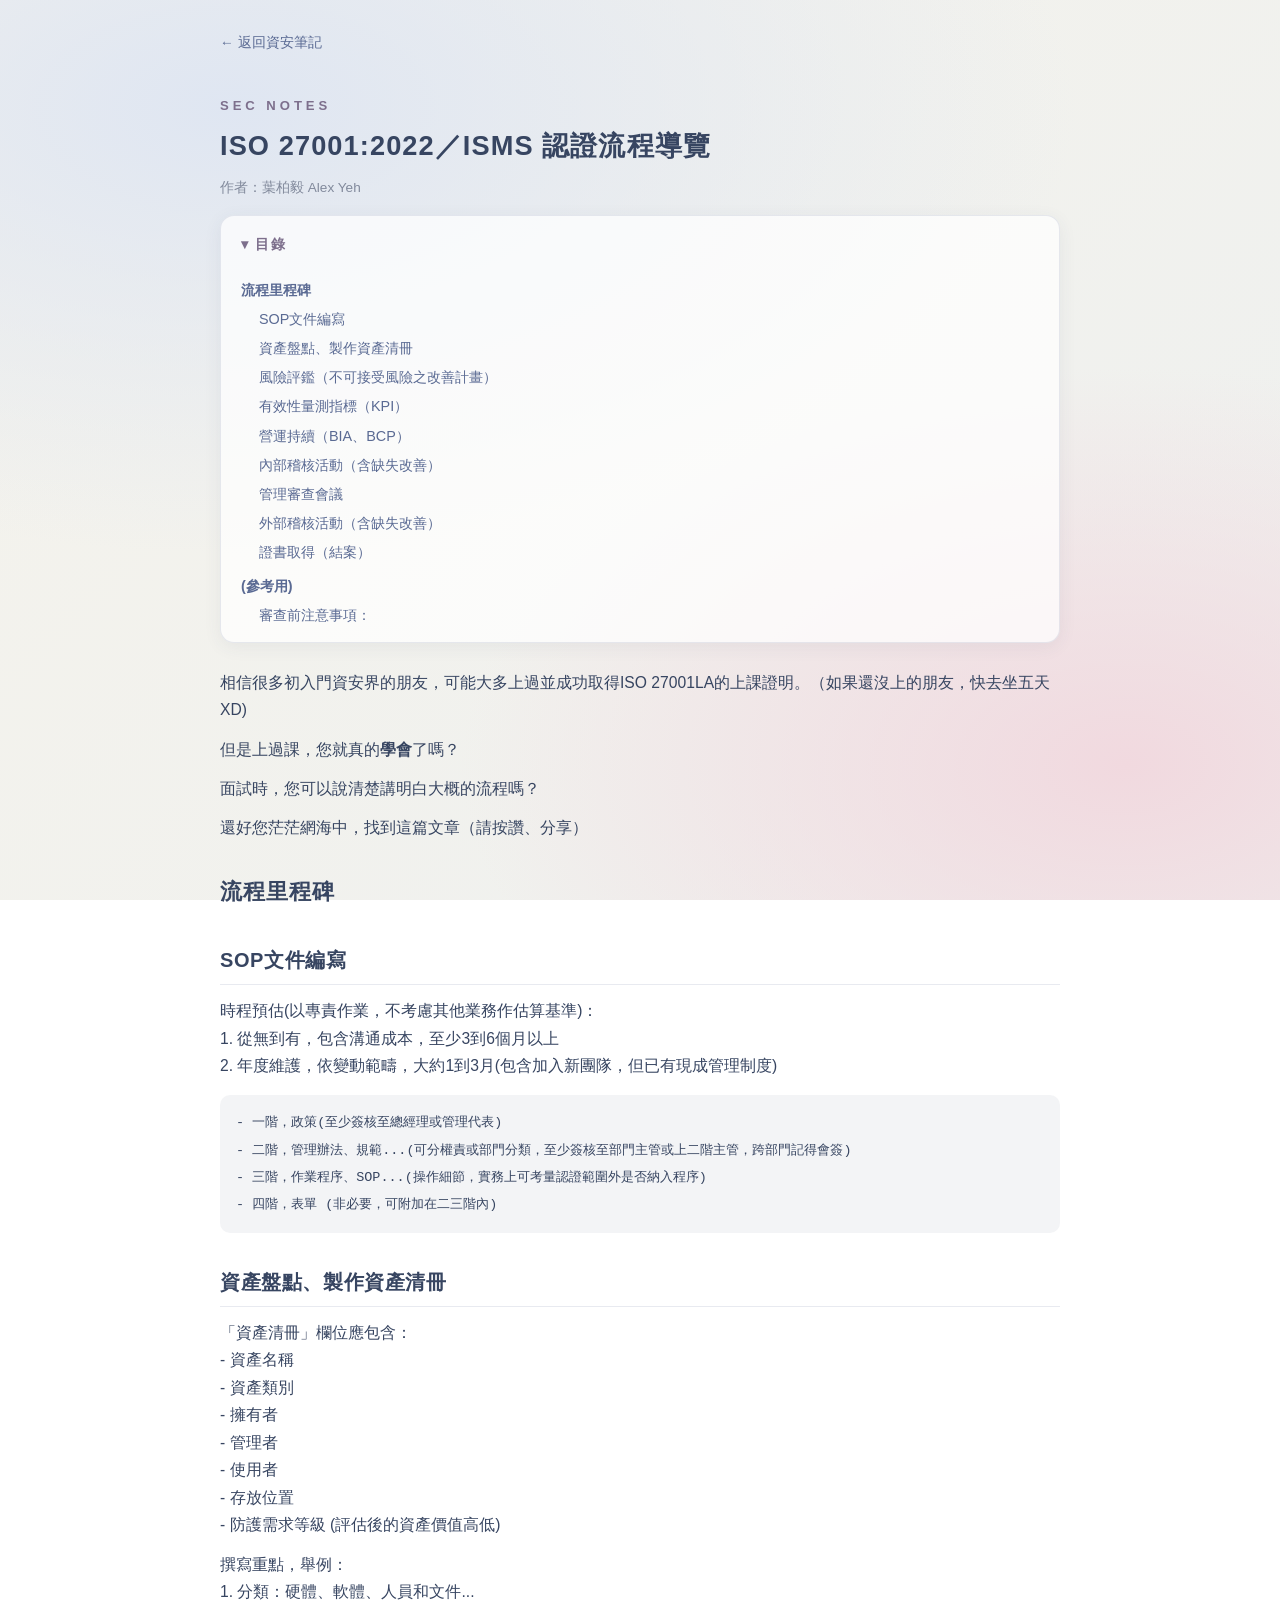
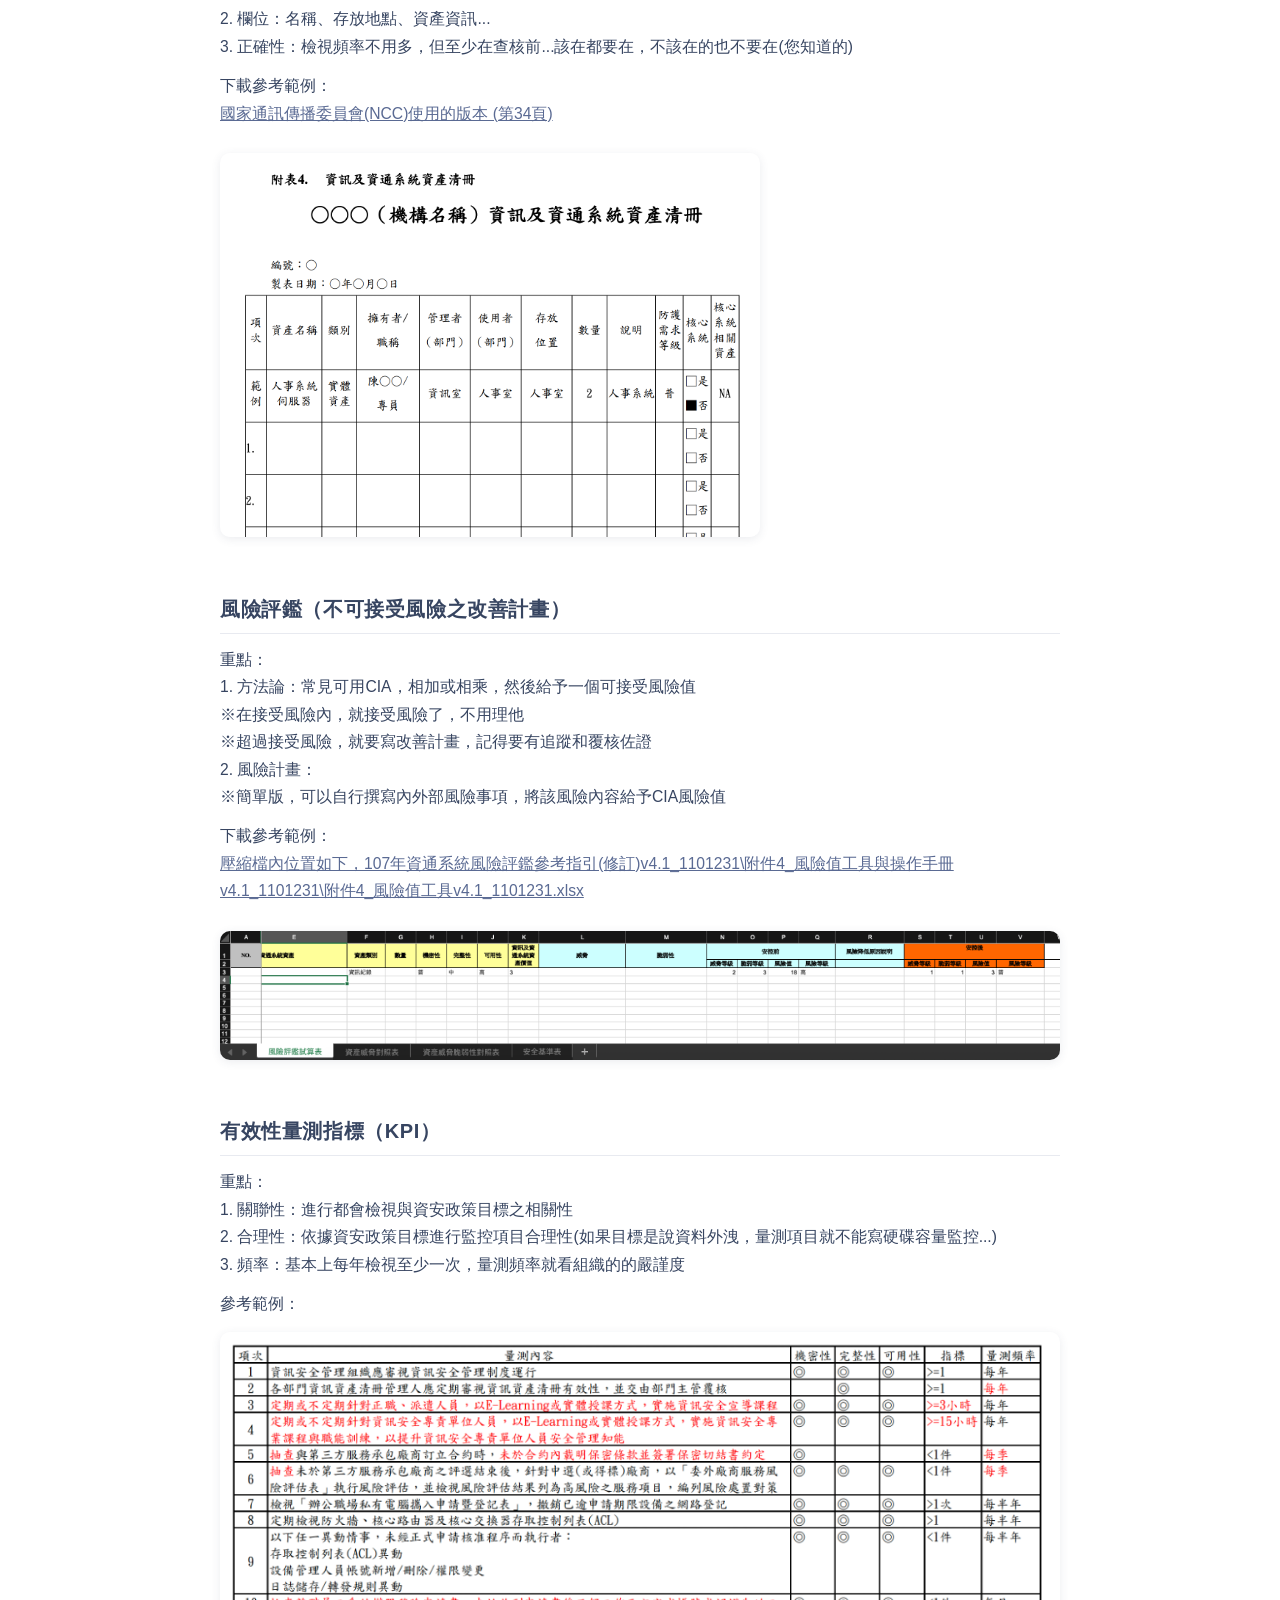
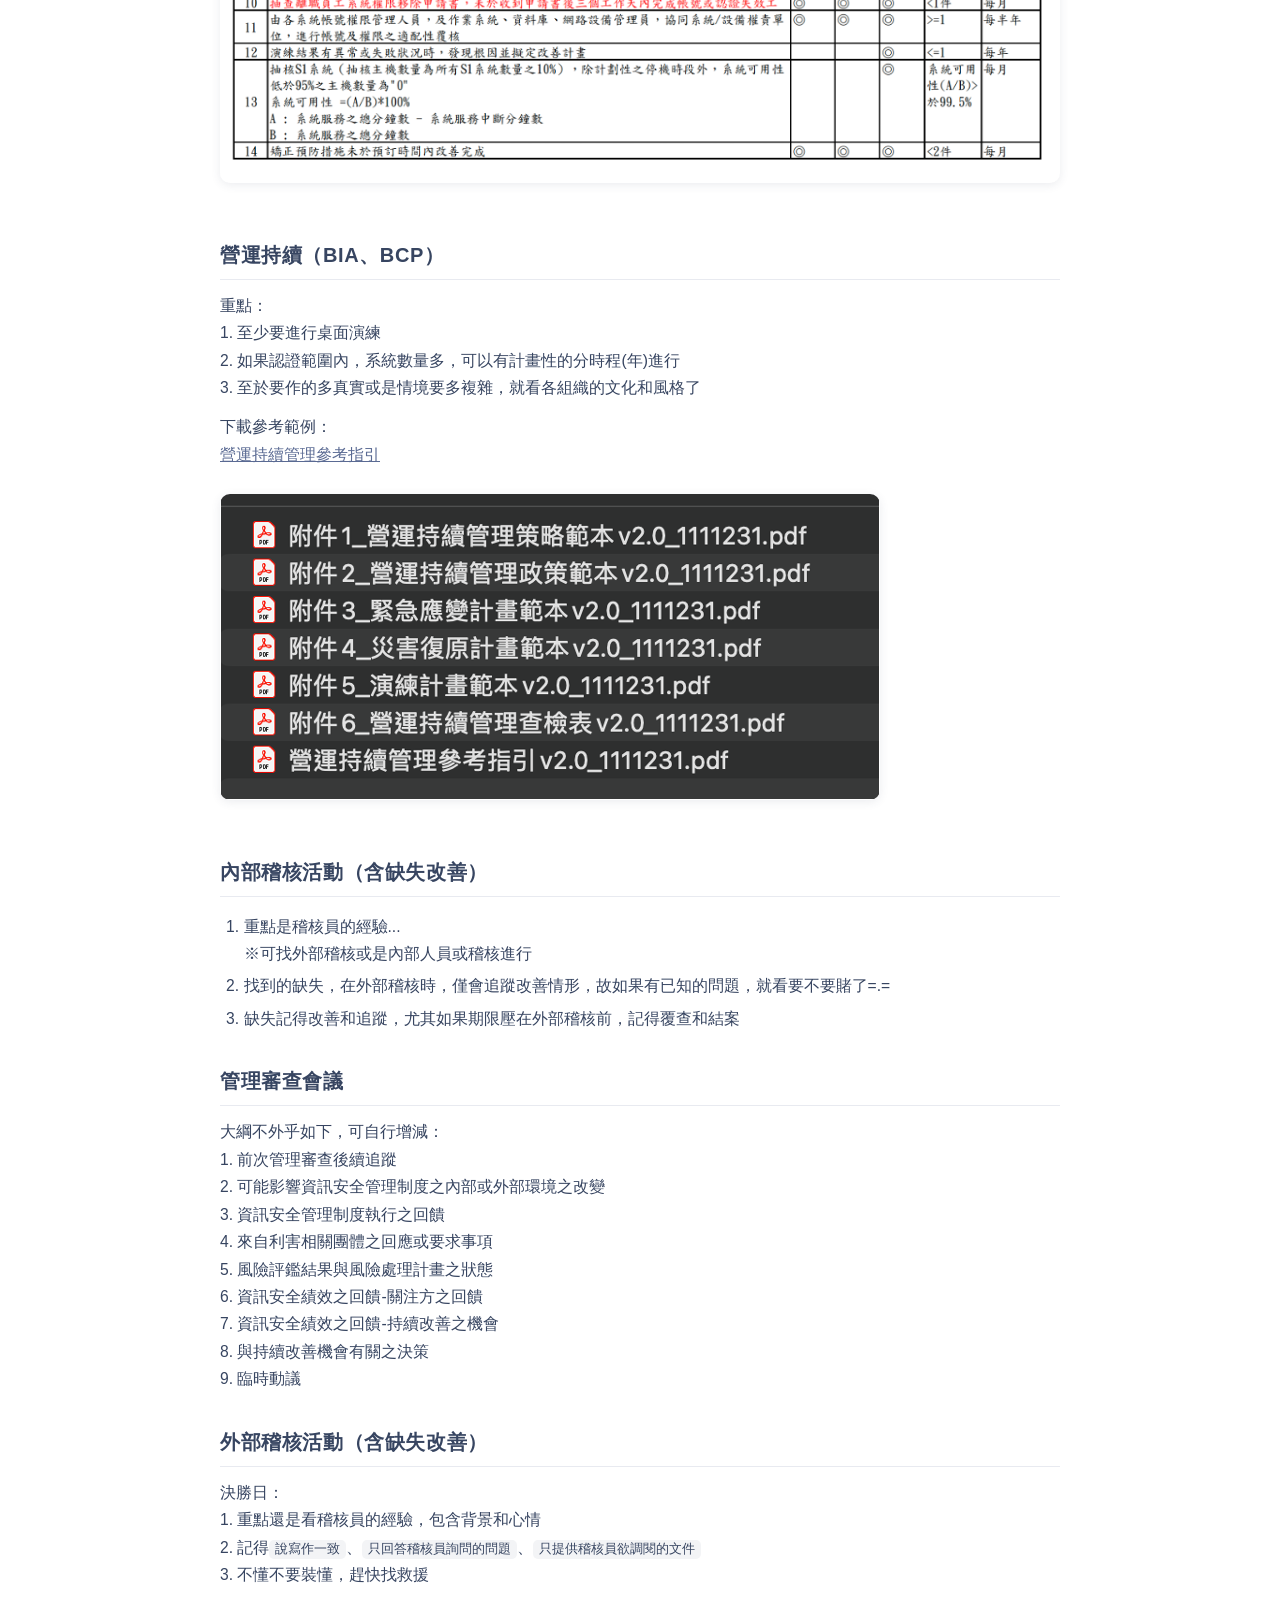
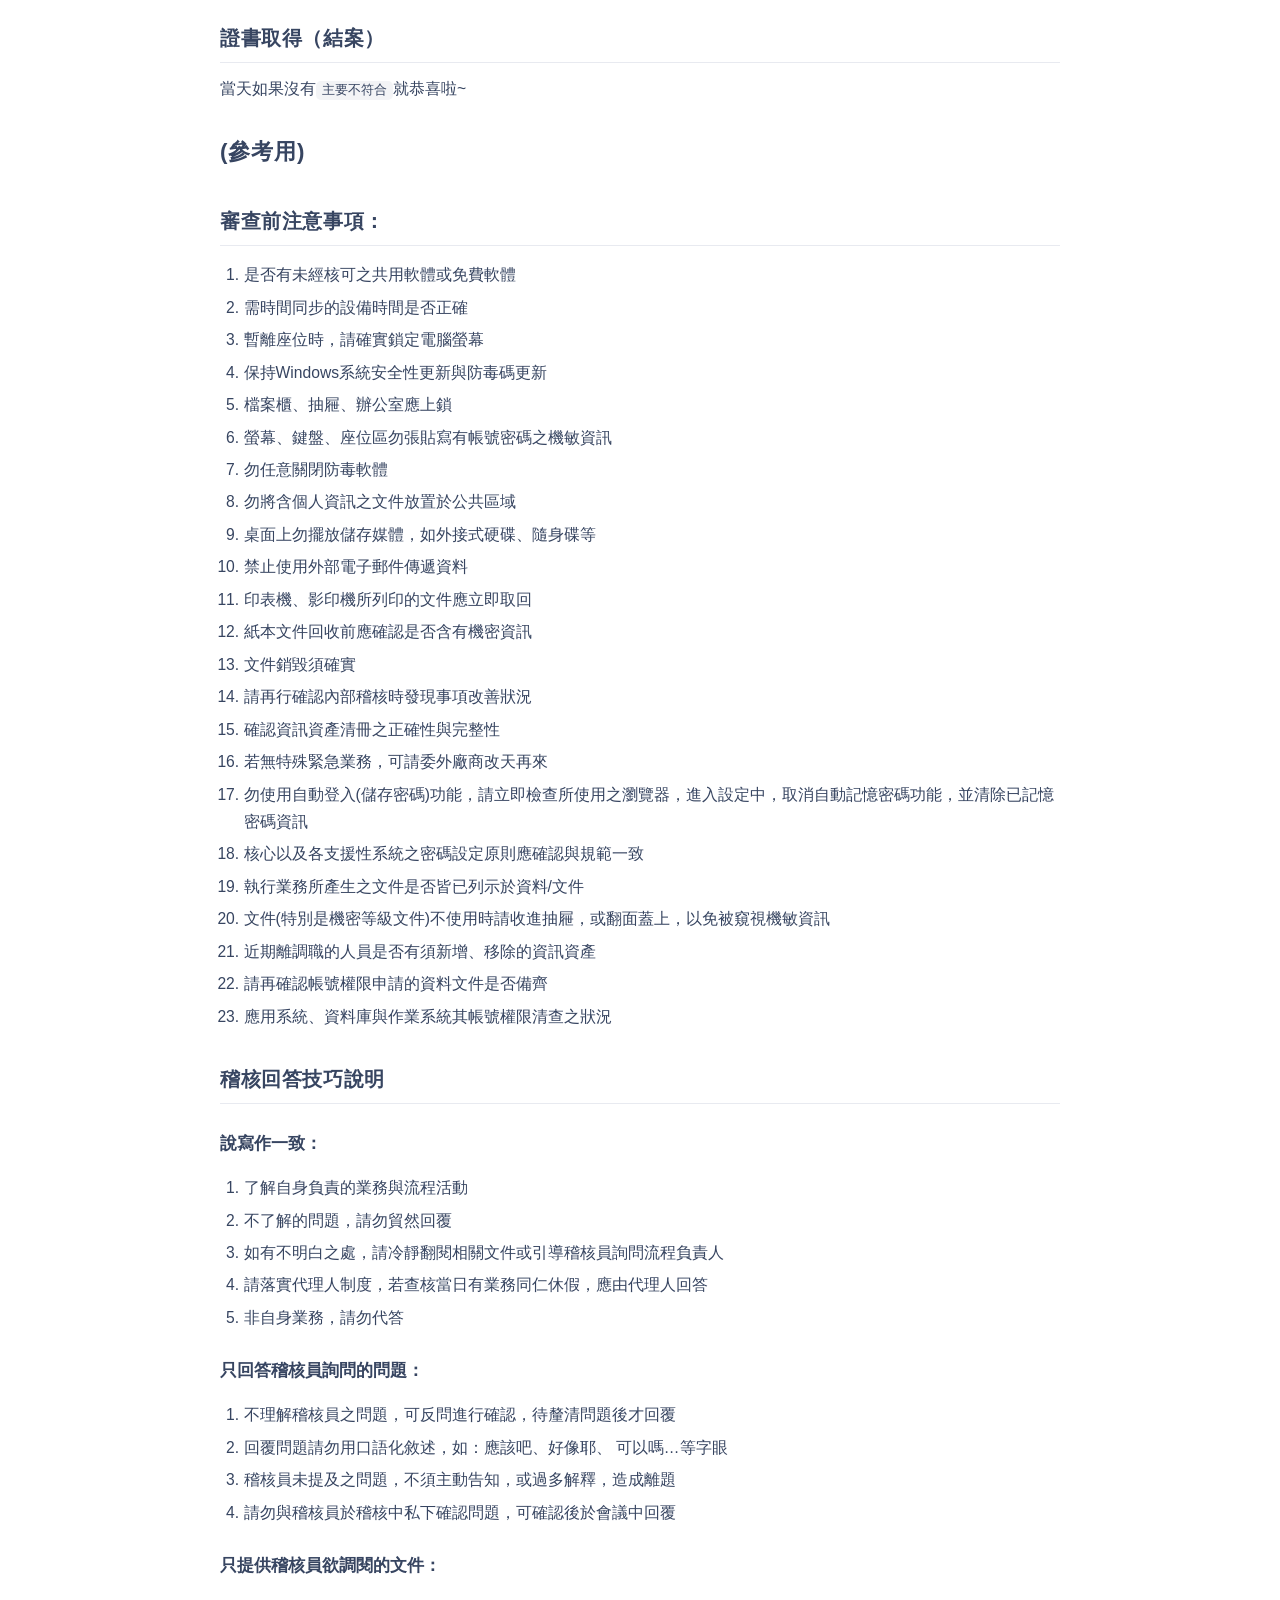
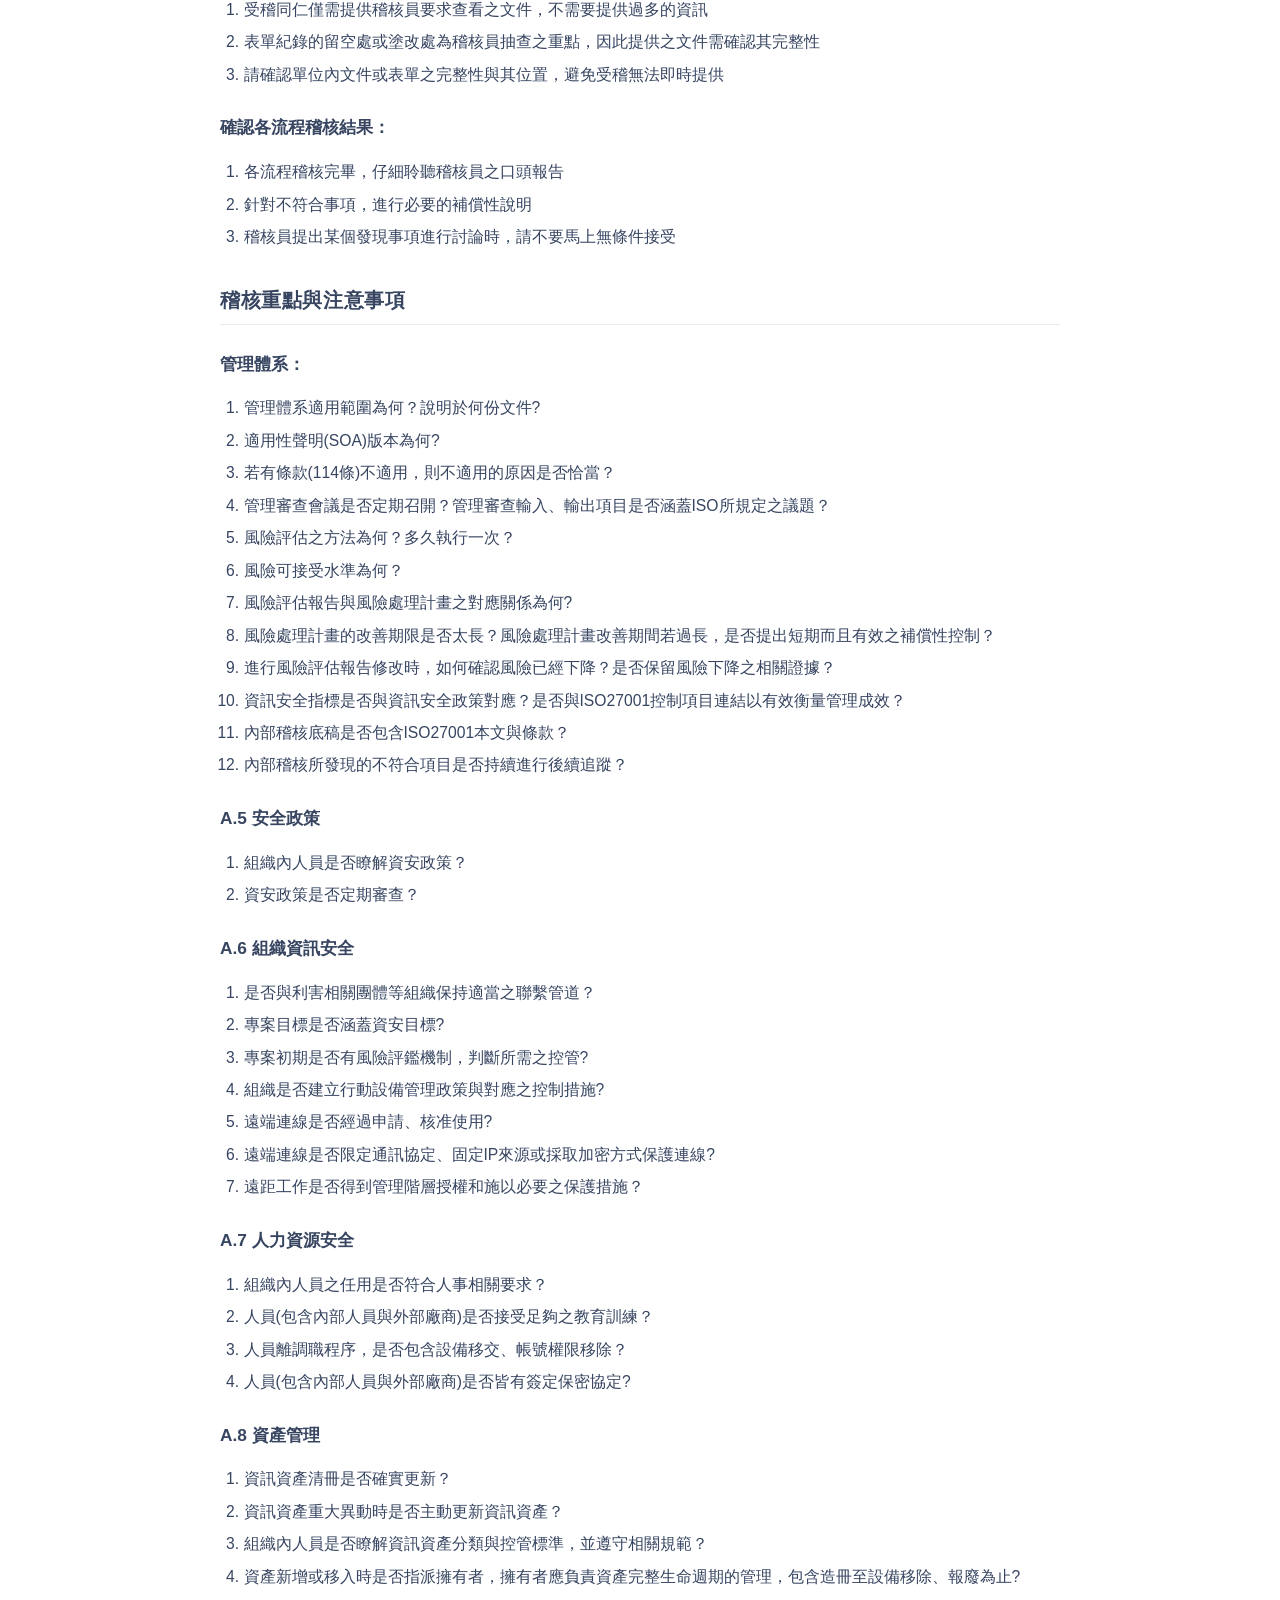
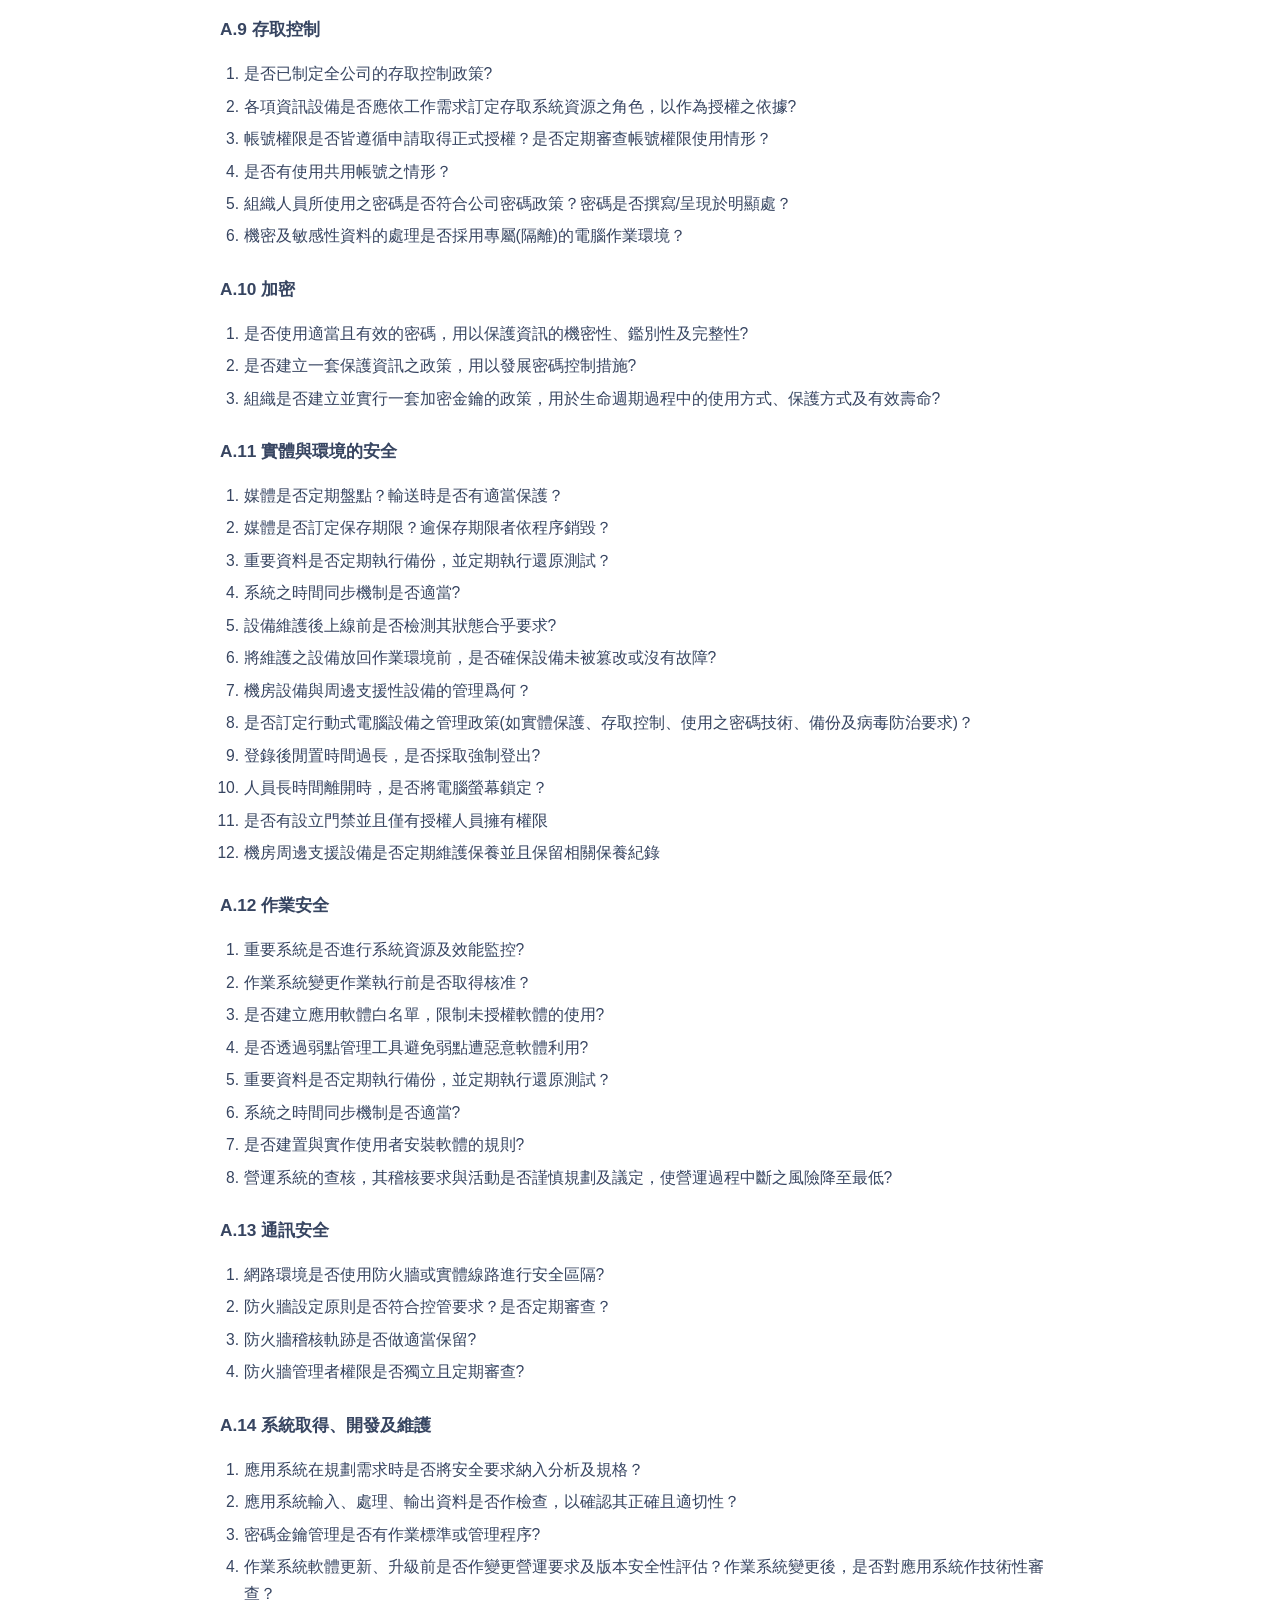
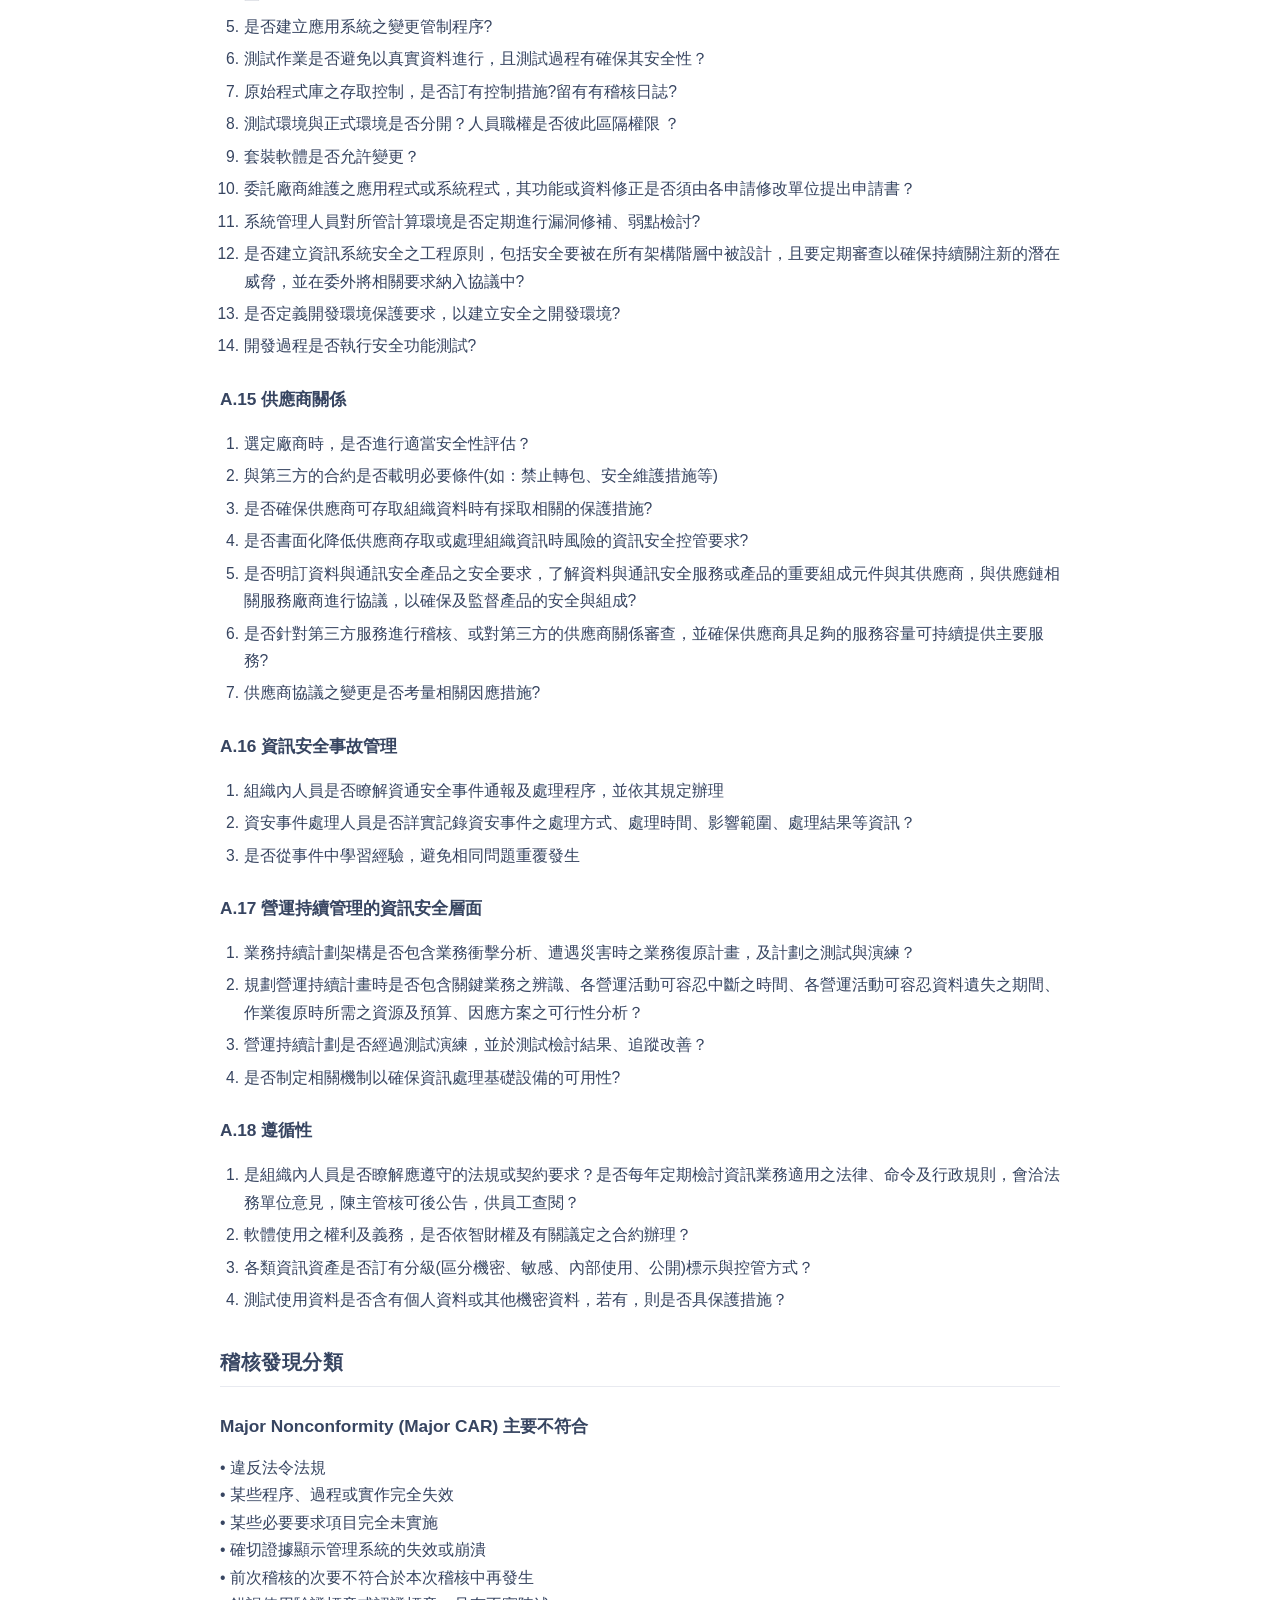
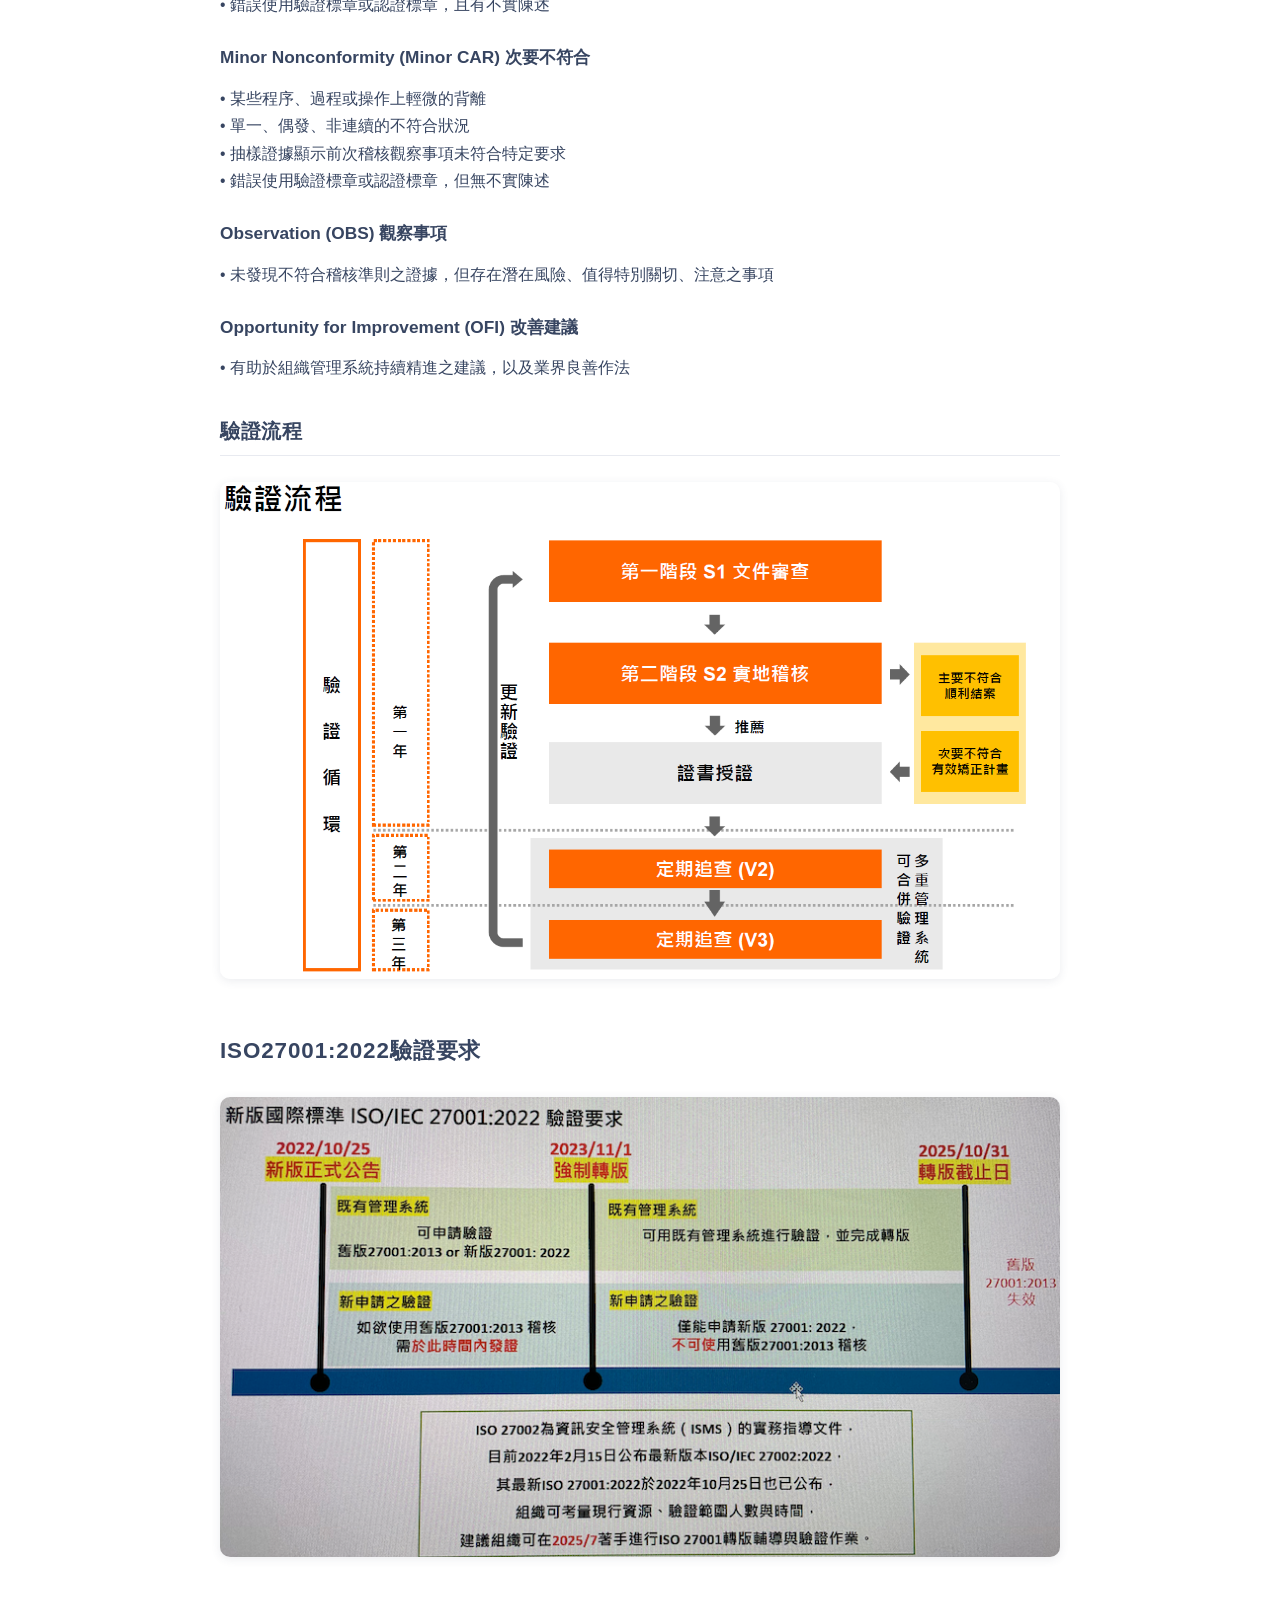
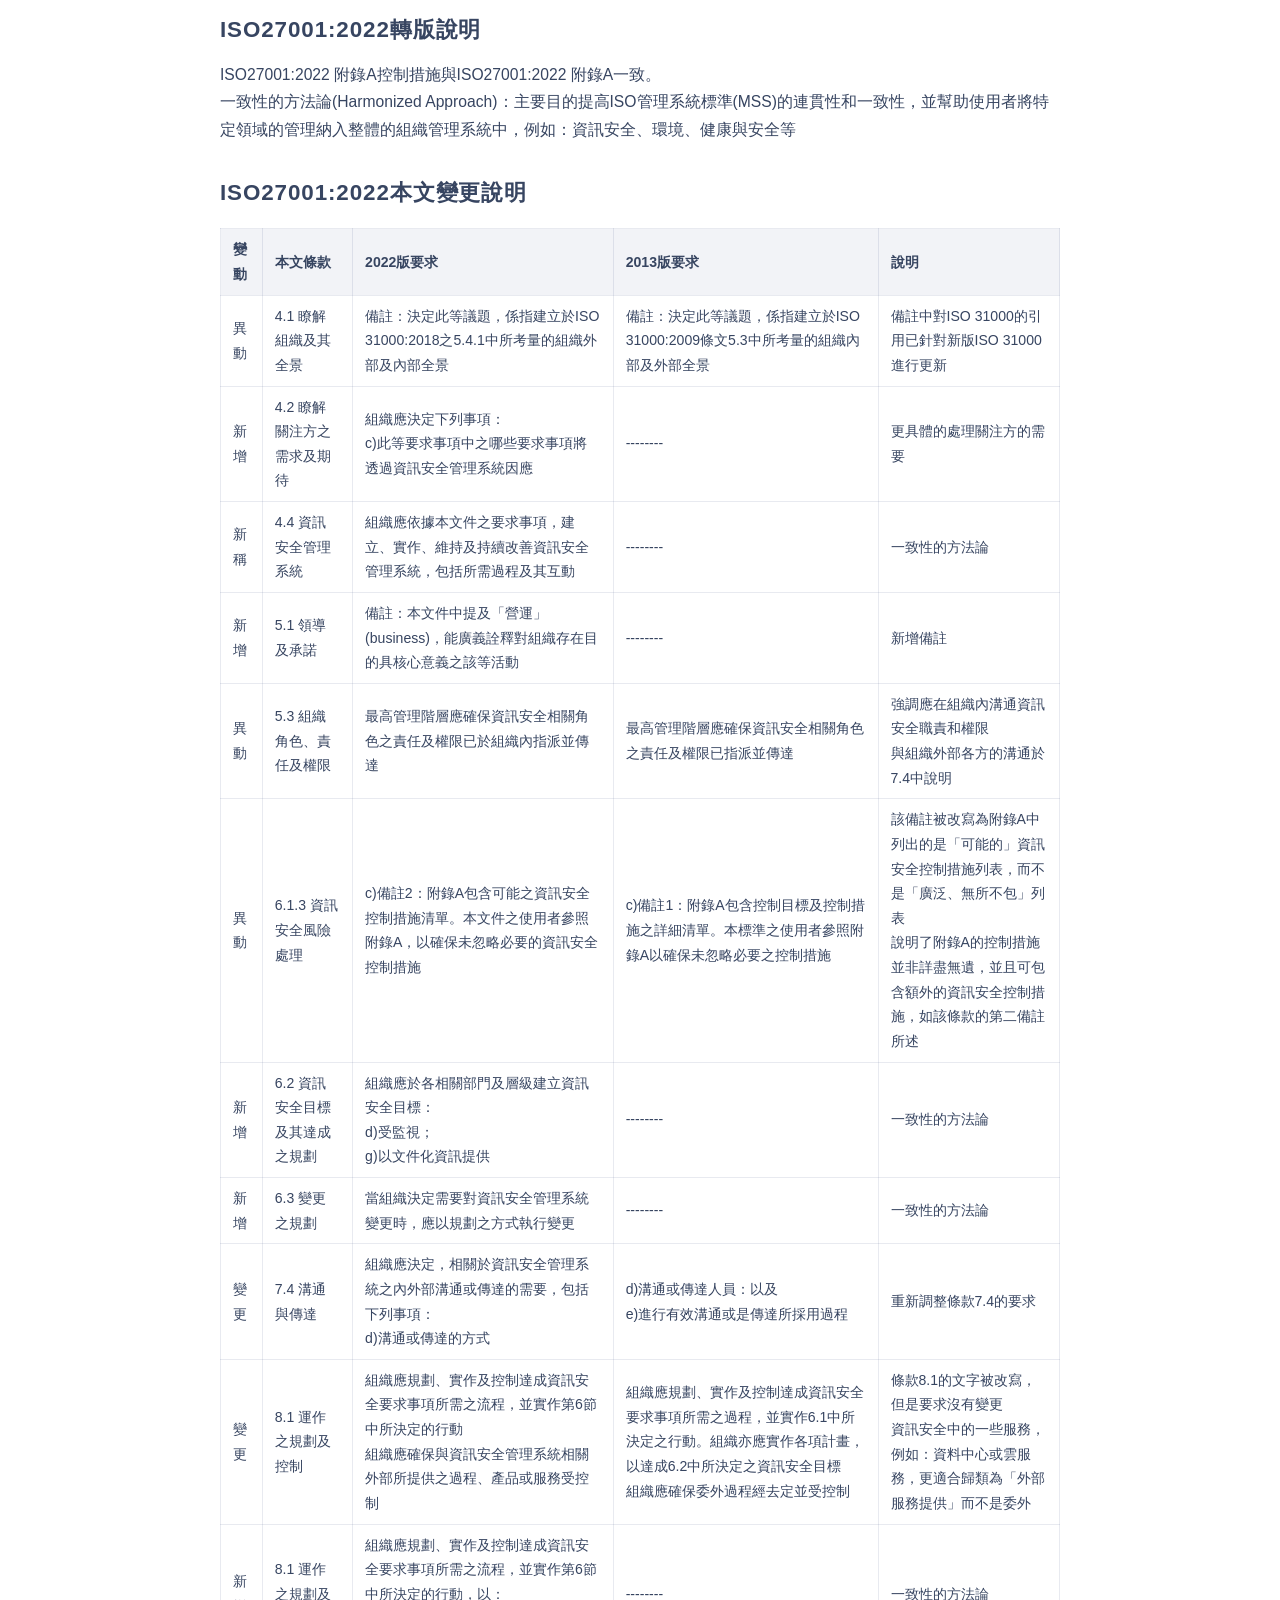
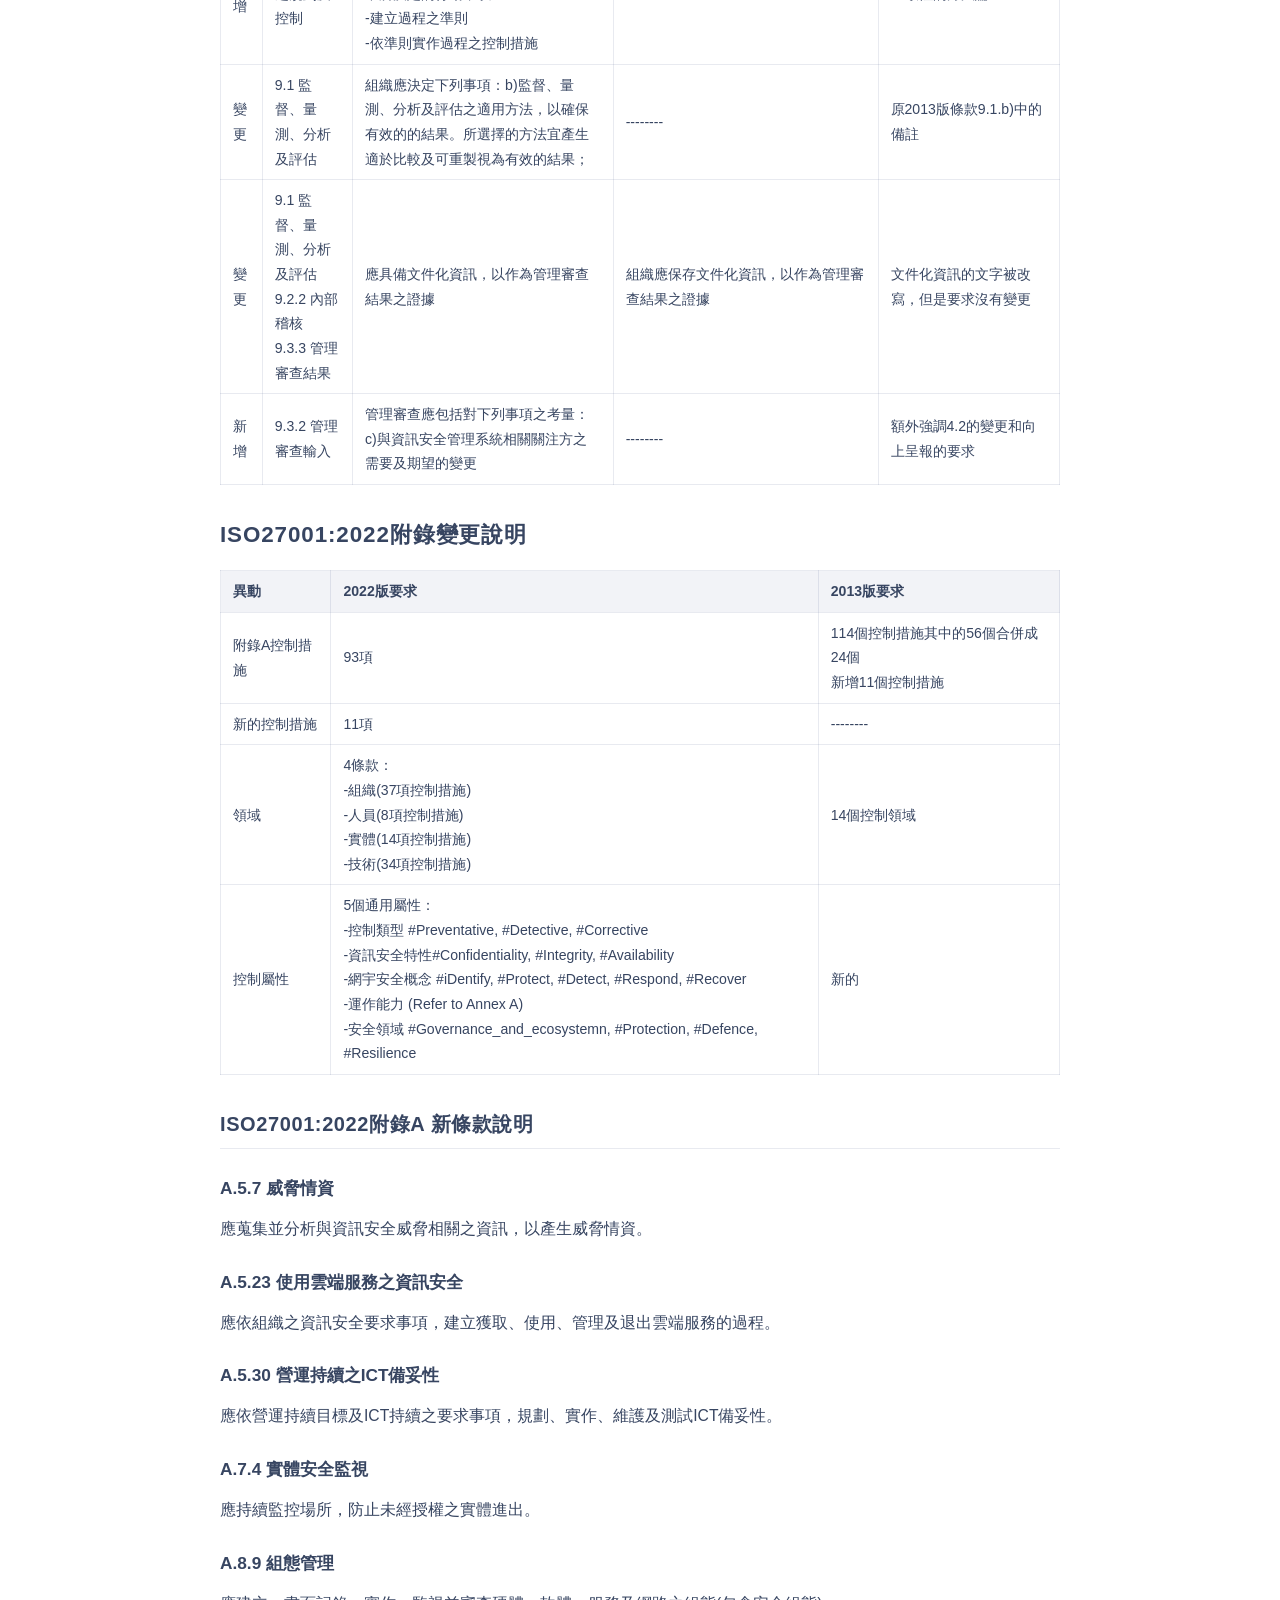
<file: articles/isms.html>
<!DOCTYPE html>
<html lang="zh-Hant-TW">
<head>
<meta charset="UTF-8">
<meta http-equiv="Content-Security-Policy" content="default-src 'self'; connect-src 'none'; img-src 'self' data:; style-src 'self' 'unsafe-inline'">
<meta name="viewport" content="width=device-width, initial-scale=1.0">
<meta name="description" content="ISO 27001:2022／ISMS 認證流程實務：里程碑、審查前檢查、A.5–A.18 稽核重點、稽核回答技巧、2013→2022 版本變更比對。">
<meta name="author" content="葉柏毅 Alex Yeh">
<title>ISO 27001:2022／ISMS 認證流程導覽｜仆洛宅資安筆記</title>
<meta property="og:type" content="article">
<meta property="og:title" content="ISO 27001:2022／ISMS 認證流程導覽">
<meta property="og:description" content="ISO 27001:2022／ISMS 認證流程實務：里程碑、審查前檢查、A.5–A.18 稽核重點、稽核回答技巧、2013→2022 版本變更比對。">
<meta property="og:url" content="https://blog.angelz13.com/articles/isms">
<meta property="og:image" content="https://blog.angelz13.com/assets/avatar.png">
<link rel="canonical" href="https://blog.angelz13.com/articles/isms">
<link rel="icon" type="image/png" href="../assets/avatar.png">
<link rel="apple-touch-icon" href="../assets/avatar.png">
<link rel="stylesheet" href="../css/brand.css">
</head>
<body>
<div class="page">
  <a class="back-link" href="../">← 返回資安筆記</a>
  <div class="kicker">SEC NOTES</div>
  <h1>ISO 27001:2022／ISMS 認證流程導覽</h1>
  <p class="article-meta">作者：葉柏毅 Alex Yeh</p>
  <details class="toc-box" open>
  <summary>目錄</summary>
  <div class="toc">
<ul>
<li><a href="#_1">流程里程碑</a><ul>
<li><a href="#sop">SOP文件編寫</a></li>
<li><a href="#_2">資產盤點、製作資產清冊</a></li>
<li><a href="#_3">風險評鑑（不可接受風險之改善計畫）</a></li>
<li><a href="#kpi">有效性量測指標（KPI）</a></li>
<li><a href="#biabcp">營運持續（BIA、BCP）</a></li>
<li><a href="#_4">內部稽核活動（含缺失改善）</a></li>
<li><a href="#_5">管理審查會議</a></li>
<li><a href="#_6">外部稽核活動（含缺失改善）</a></li>
<li><a href="#_7">證書取得（結案）</a></li>
</ul>
</li>
<li><a href="#_8">(參考用)</a><ul>
<li><a href="#_9">審查前注意事項：</a></li>
<li><a href="#_10">稽核回答技巧說明</a><ul>
<li><a href="#_11">說寫作一致：</a></li>
<li><a href="#_12">只回答稽核員詢問的問題：</a></li>
<li><a href="#_13">只提供稽核員欲調閱的文件：</a></li>
<li><a href="#_14">確認各流程稽核結果：</a></li>
</ul>
</li>
<li><a href="#_15">稽核重點與注意事項</a><ul>
<li><a href="#_16">管理體系：</a></li>
<li><a href="#a5">A.5 安全政策</a></li>
<li><a href="#a6">A.6 組織資訊安全</a></li>
<li><a href="#a7">A.7 人力資源安全</a></li>
<li><a href="#a8">A.8 資產管理</a></li>
<li><a href="#a9">A.9 存取控制</a></li>
<li><a href="#a10">A.10 加密</a></li>
<li><a href="#a11">A.11 實體與環境的安全</a></li>
<li><a href="#a12">A.12 作業安全</a></li>
<li><a href="#a13">A.13 通訊安全</a></li>
<li><a href="#a14">A.14 系統取得、開發及維護</a></li>
<li><a href="#a15">A.15 供應商關係</a></li>
<li><a href="#a16">A.16 資訊安全事故管理</a></li>
<li><a href="#a17">A.17 營運持續管理的資訊安全層面</a></li>
<li><a href="#a18">A.18 遵循性</a></li>
</ul>
</li>
<li><a href="#_17">稽核發現分類</a><ul>
<li><a href="#major-nonconformity-major-car">Major Nonconformity (Major CAR) 主要不符合</a></li>
<li><a href="#minor-nonconformity-minor-car">Minor Nonconformity (Minor CAR) 次要不符合</a></li>
<li><a href="#observation-obs">Observation (OBS) 觀察事項</a></li>
<li><a href="#opportunity-for-improvement-ofi">Opportunity for Improvement (OFI) 改善建議</a></li>
</ul>
</li>
<li><a href="#_18">驗證流程</a></li>
</ul>
</li>
<li><a href="#iso270012022">ISO27001:2022驗證要求</a></li>
<li><a href="#iso270012022_1">ISO27001:2022轉版說明</a></li>
<li><a href="#iso270012022_2">ISO27001:2022本文變更說明</a></li>
<li><a href="#iso270012022_3">ISO27001:2022附錄變更說明</a><ul>
<li><a href="#iso270012022a">ISO27001:2022附錄A 新條款說明</a><ul>
<li><a href="#a57">A.5.7 威脅情資</a></li>
<li><a href="#a523">A.5.23 使用雲端服務之資訊安全</a></li>
<li><a href="#a530-ict">A.5.30 營運持續之ICT備妥性</a></li>
<li><a href="#a74">A.7.4 實體安全監視</a></li>
<li><a href="#a89">A.8.9 組態管理</a></li>
<li><a href="#a810">A.8.10 資訊刪除</a></li>
<li><a href="#a811">A.8.11 資料遮蔽</a></li>
<li><a href="#a812">A.8.12 資料洩漏預防</a></li>
<li><a href="#a816">A.8.16 監視活動</a></li>
<li><a href="#a823">A.8.23 網頁過濾</a></li>
<li><a href="#a828">A.8.28 安全程式設計</a></li>
</ul>
</li>
</ul>
</li>
</ul>
</div>
</details>
  <article class="article-body">
<p>相信很多初入門資安界的朋友，可能大多上過並成功取得ISO 27001LA的上課證明。（如果還沒上的朋友，快去坐五天XD)</p>
<p>但是上過課，您就真的<strong>學會</strong>了嗎？</p>
<p>面試時，您可以說清楚講明白大概的流程嗎？</p>
<p>還好您茫茫網海中，找到這篇文章（請按讚、分享）</p>
<h1 id="_1">流程里程碑</h1>
<h2 id="sop">SOP文件編寫</h2>
<p>時程預估(以專責作業，不考慮其他業務作估算基準)：<br />
1. 從無到有，包含溝通成本，至少3到6個月以上<br />
2. 年度維護，依變動範疇，大約1到3月(包含加入新團隊，但已有現成管理制度)</p>
<pre><code>- 一階，政策(至少簽核至總經理或管理代表)
- 二階，管理辦法、規範...(可分權責或部門分類，至少簽核至部門主管或上二階主管，跨部門記得會簽)
- 三階，作業程序、SOP...(操作細節，實務上可考量認證範圍外是否納入程序) 
- 四階，表單 (非必要，可附加在二三階內)
</code></pre>
<h2 id="_2">資產盤點、製作資產清冊</h2>
<p>「資產清冊」欄位應包含： <br />
- 資產名稱<br />
- 資產類別<br />
- 擁有者<br />
- 管理者<br />
- 使用者<br />
- 存放位置<br />
- 防護需求等級 (評估後的資產價值高低)</p>
<p>撰寫重點，舉例：<br />
1. 分類：硬體、軟體、人員和文件...<br />
2. 欄位：名稱、存放地點、資產資訊...<br />
3. 正確性：檢視頻率不用多，但至少在查核前...該在都要在，不該在的也不要在(您知道的)</p>
<p>下載參考範例：<br />
<a href="https://www.ncc.gov.tw/chinese/files/18102/181_40631_181026_2.pdf">國家通訊傳播委員會(NCC)使用的版本 (第34頁)</a></p>
<p><img alt="image" src="../assets/isms/img01.png" /></p>
<h2 id="_3">風險評鑑（不可接受風險之改善計畫）</h2>
<p>重點：<br />
1. 方法論：常見可用CIA，相加或相乘，然後給予一個可接受風險值<br />
    ※在接受風險內，就接受風險了，不用理他<br />
    ※超過接受風險，就要寫改善計畫，記得要有追蹤和覆核佐證<br />
2. 風險計畫：<br />
    ※簡單版，可以自行撰寫內外部風險事項，將該風險內容給予CIA風險值</p>
<p>下載參考範例： <br />
<a href="https://download.nics.nat.gov.tw/UploadFile/attachfilecomm/107%E5%B9%B4%E8%B3%87%E9%80%9A%E7%B3%BB%E7%B5%B1%E9%A2%A8%E9%9A%AA%E8%A9%95%E9%91%91%E5%8F%83%E8%80%83%E6%8C%87%E5%BC%95(%E4%BF%AE%E8%A8%82)v4.1_1101231.rar">壓縮檔內位置如下，107年資通系統風險評鑑參考指引(修訂)v4.1_1101231\附件4_風險值工具與操作手冊v4.1_1101231\附件4_風險值工具v4.1_1101231.xlsx</a></p>
<p><img alt="image" src="../assets/isms/img02.png" /></p>
<h2 id="kpi">有效性量測指標（KPI）</h2>
<p>重點：<br />
1. 關聯性：進行都會檢視與資安政策目標之相關性<br />
2. 合理性：依據資安政策目標進行監控項目合理性(如果目標是說資料外洩，量測項目就不能寫硬碟容量監控...)<br />
3. 頻率：基本上每年檢視至少一次，量測頻率就看組織的的嚴謹度</p>
<p>參考範例：<br />
<img alt="image" src="../assets/isms/img03.png" /></p>
<h2 id="biabcp">營運持續（BIA、BCP）</h2>
<p>重點：<br />
1. 至少要進行桌面演練<br />
2. 如果認證範圍內，系統數量多，可以有計畫性的分時程(年)進行<br />
3. 至於要作的多真實或是情境要多複雜，就看各組織的文化和風格了</p>
<p>下載參考範例： <br />
<a href="https://download.nics.nat.gov.tw/UploadFile/attachfilecomm/%e7%87%9f%e9%81%8b%e6%8c%81%e7%ba%8c%e7%ae%a1%e7%90%86%e5%8f%83%e8%80%83%e6%8c%87%e5%bc%95v2.0_1111231.rar">營運持續管理參考指引</a></p>
<p><img alt="image" src="../assets/isms/img04.png" /></p>
<h2 id="_4">內部稽核活動（含缺失改善）</h2>
<ol>
<li>重點是稽核員的經驗...<br />
    ※可找外部稽核或是內部人員或稽核進行</li>
<li>找到的缺失，在外部稽核時，僅會追蹤改善情形，故如果有已知的問題，就看要不要賭了=.=</li>
<li>缺失記得改善和追蹤，尤其如果期限壓在外部稽核前，記得覆查和結案</li>
</ol>
<h2 id="_5">管理審查會議</h2>
<p>大綱不外乎如下，可自行增減：<br />
1. 前次管理審查後續追蹤<br />
2. 可能影響資訊安全管理制度之內部或外部環境之改變<br />
3. 資訊安全管理制度執行之回饋<br />
4. 來自利害相關團體之回應或要求事項<br />
5. 風險評鑑結果與風險處理計畫之狀態<br />
6. 資訊安全績效之回饋-關注方之回饋<br />
7. 資訊安全績效之回饋-持續改善之機會<br />
8. 與持續改善機會有關之決策<br />
9. 臨時動議</p>
<h2 id="_6">外部稽核活動（含缺失改善）</h2>
<p>決勝日：<br />
1. 重點還是看稽核員的經驗，包含背景和心情<br />
2. 記得<code>說寫作一致</code>、<code>只回答稽核員詢問的問題</code>、<code>只提供稽核員欲調閱的文件</code><br />
3. 不懂不要裝懂，趕快找救援</p>
<h2 id="_7">證書取得（結案）</h2>
<p>當天如果沒有<code>主要不符合</code>就恭喜啦~</p>
<h1 id="_8">(參考用)</h1>
<h2 id="_9">審查前注意事項：</h2>
<ol>
<li>是否有未經核可之共用軟體或免費軟體</li>
<li>需時間同步的設備時間是否正確</li>
<li>暫離座位時，請確實鎖定電腦螢幕</li>
<li>保持Windows系統安全性更新與防毒碼更新</li>
<li>檔案櫃、抽屜、辦公室應上鎖</li>
<li>螢幕、鍵盤、座位區勿張貼寫有帳號密碼之機敏資訊</li>
<li>勿任意關閉防毒軟體 </li>
<li>勿將含個人資訊之文件放置於公共區域</li>
<li>桌面上勿擺放儲存媒體，如外接式硬碟、隨身碟等</li>
<li>禁止使用外部電子郵件傳遞資料</li>
<li>印表機、影印機所列印的文件應立即取回</li>
<li>紙本文件回收前應確認是否含有機密資訊</li>
<li>文件銷毀須確實</li>
<li>請再行確認內部稽核時發現事項改善狀況</li>
<li>確認資訊資產清冊之正確性與完整性</li>
<li>若無特殊緊急業務，可請委外廠商改天再來</li>
<li>勿使用自動登入(儲存密碼)功能，請立即檢查所使用之瀏覽器，進入設定中，取消自動記憶密碼功能，並清除已記憶密碼資訊</li>
<li>核心以及各支援性系統之密碼設定原則應確認與規範一致</li>
<li>執行業務所產生之文件是否皆已列示於資料/文件</li>
<li>文件(特別是機密等級文件)不使用時請收進抽屜，或翻面蓋上，以免被窺視機敏資訊</li>
<li>近期離調職的人員是否有須新增、移除的資訊資產</li>
<li>請再確認帳號權限申請的資料文件是否備齊</li>
<li>應用系統、資料庫與作業系統其帳號權限清查之狀況</li>
</ol>
<h2 id="_10">稽核回答技巧說明</h2>
<h3 id="_11">說寫作一致：</h3>
<ol>
<li>了解自身負責的業務與流程活動</li>
<li>不了解的問題，請勿貿然回覆</li>
<li>如有不明白之處，請冷靜翻閱相關文件或引導稽核員詢問流程負責人</li>
<li>請落實代理人制度，若查核當日有業務同仁休假，應由代理人回答</li>
<li>非自身業務，請勿代答</li>
</ol>
<h3 id="_12">只回答稽核員詢問的問題：</h3>
<ol>
<li>不理解稽核員之問題，可反問進行確認，待釐清問題後才回覆</li>
<li>回覆問題請勿用口語化敘述，如：應該吧、好像耶、 可以嗎…等字眼</li>
<li>稽核員未提及之問題，不須主動告知，或過多解釋，造成離題</li>
<li>請勿與稽核員於稽核中私下確認問題，可確認後於會議中回覆</li>
</ol>
<h3 id="_13">只提供稽核員欲調閱的文件：</h3>
<ol>
<li>受稽同仁僅需提供稽核員要求查看之文件，不需要提供過多的資訊 </li>
<li>表單紀錄的留空處或塗改處為稽核員抽查之重點，因此提供之文件需確認其完整性</li>
<li>請確認單位內文件或表單之完整性與其位置，避免受稽無法即時提供</li>
</ol>
<h3 id="_14">確認各流程稽核結果：</h3>
<ol>
<li>各流程稽核完畢，仔細聆聽稽核員之口頭報告</li>
<li>針對不符合事項，進行必要的補償性說明</li>
<li>稽核員提出某個發現事項進行討論時，請不要馬上無條件接受</li>
</ol>
<h2 id="_15">稽核重點與注意事項</h2>
<h3 id="_16">管理體系：</h3>
<ol>
<li>管理體系適用範圍為何？說明於何份文件?</li>
<li>適用性聲明(SOA)版本為何?</li>
<li>若有條款(114條)不適用，則不適用的原因是否恰當？</li>
<li>管理審查會議是否定期召開？管理審查輸入、輸出項目是否涵蓋ISO所規定之議題？</li>
<li>風險評估之方法為何？多久執行一次？</li>
<li>風險可接受水準為何？</li>
<li>風險評估報告與風險處理計畫之對應關係為何?</li>
<li>風險處理計畫的改善期限是否太長？風險處理計畫改善期間若過長，是否提出短期而且有效之補償性控制？</li>
<li>進行風險評估報告修改時，如何確認風險已經下降？是否保留風險下降之相關證據？</li>
<li>資訊安全指標是否與資訊安全政策對應？是否與ISO27001控制項目連結以有效衡量管理成效？</li>
<li>內部稽核底稿是否包含ISO27001本文與條款？</li>
<li>內部稽核所發現的不符合項目是否持續進行後續追蹤？</li>
</ol>
<h3 id="a5">A.5 安全政策</h3>
<ol>
<li>組織內人員是否瞭解資安政策？</li>
<li>資安政策是否定期審查？</li>
</ol>
<h3 id="a6">A.6 組織資訊安全</h3>
<ol>
<li>是否與利害相關團體等組織保持適當之聯繫管道？</li>
<li>專案目標是否涵蓋資安目標?</li>
<li>專案初期是否有風險評鑑機制，判斷所需之控管?</li>
<li>組織是否建立行動設備管理政策與對應之控制措施?</li>
<li>遠端連線是否經過申請、核准使用? </li>
<li>遠端連線是否限定通訊協定、固定IP來源或採取加密方式保護連線?</li>
<li>遠距工作是否得到管理階層授權和施以必要之保護措施？</li>
</ol>
<h3 id="a7">A.7 人力資源安全</h3>
<ol>
<li>組織內人員之任用是否符合人事相關要求？</li>
<li>人員(包含內部人員與外部廠商)是否接受足夠之教育訓練？</li>
<li>人員離調職程序，是否包含設備移交、帳號權限移除？</li>
<li>人員(包含內部人員與外部廠商)是否皆有簽定保密協定?</li>
</ol>
<h3 id="a8">A.8 資產管理</h3>
<ol>
<li>資訊資產清冊是否確實更新？</li>
<li>資訊資產重大異動時是否主動更新資訊資產？</li>
<li>組織內人員是否瞭解資訊資產分類與控管標準，並遵守相關規範？</li>
<li>資產新增或移入時是否指派擁有者，擁有者應負責資產完整生命週期的管理，包含造冊至設備移除、報廢為止?</li>
</ol>
<h3 id="a9">A.9 存取控制</h3>
<ol>
<li>是否已制定全公司的存取控制政策?</li>
<li>各項資訊設備是否應依工作需求訂定存取系統資源之角色，以作為授權之依據?</li>
<li>帳號權限是否皆遵循申請取得正式授權？是否定期審查帳號權限使用情形？</li>
<li>是否有使用共用帳號之情形？</li>
<li>組織人員所使用之密碼是否符合公司密碼政策？密碼是否撰寫/呈現於明顯處？</li>
<li>機密及敏感性資料的處理是否採用專屬(隔離)的電腦作業環境？</li>
</ol>
<h3 id="a10">A.10 加密</h3>
<ol>
<li>是否使用適當且有效的密碼，用以保護資訊的機密性、鑑別性及完整性?</li>
<li>是否建立一套保護資訊之政策，用以發展密碼控制措施?</li>
<li>組織是否建立並實行一套加密金鑰的政策，用於生命週期過程中的使用方式、保護方式及有效壽命?</li>
</ol>
<h3 id="a11">A.11 實體與環境的安全</h3>
<ol>
<li>媒體是否定期盤點？輸送時是否有適當保護？</li>
<li>媒體是否訂定保存期限？逾保存期限者依程序銷毀？</li>
<li>重要資料是否定期執行備份，並定期執行還原測試？</li>
<li>系統之時間同步機制是否適當? </li>
<li>設備維護後上線前是否檢測其狀態合乎要求?</li>
<li>將維護之設備放回作業環境前，是否確保設備未被篡改或沒有故障?</li>
<li>機房設備與周邊支援性設備的管理爲何？</li>
<li>是否訂定行動式電腦設備之管理政策(如實體保護、存取控制、使用之密碼技術、備份及病毒防治要求)？</li>
<li>登錄後閒置時間過長，是否採取強制登出?</li>
<li>人員長時間離開時，是否將電腦螢幕鎖定？</li>
<li>是否有設立門禁並且僅有授權人員擁有權限</li>
<li>機房周邊支援設備是否定期維護保養並且保留相關保養紀錄</li>
</ol>
<h3 id="a12">A.12 作業安全</h3>
<ol>
<li>重要系統是否進行系統資源及效能監控?</li>
<li>作業系統變更作業執行前是否取得核准？</li>
<li>是否建立應用軟體白名單，限制未授權軟體的使用?</li>
<li>是否透過弱點管理工具避免弱點遭惡意軟體利用?</li>
<li>重要資料是否定期執行備份，並定期執行還原測試？</li>
<li>系統之時間同步機制是否適當? </li>
<li>是否建置與實作使用者安裝軟體的規則?</li>
<li>營運系統的查核，其稽核要求與活動是否謹慎規劃及議定，使營運過程中斷之風險降至最低?</li>
</ol>
<h3 id="a13">A.13 通訊安全</h3>
<ol>
<li>網路環境是否使用防火牆或實體線路進行安全區隔?</li>
<li>防火牆設定原則是否符合控管要求？是否定期審查？</li>
<li>防火牆稽核軌跡是否做適當保留?</li>
<li>防火牆管理者權限是否獨立且定期審查?</li>
</ol>
<h3 id="a14">A.14 系統取得、開發及維護</h3>
<ol>
<li>應用系統在規劃需求時是否將安全要求納入分析及規格？</li>
<li>應用系統輸入、處理、輸出資料是否作檢查，以確認其正確且適切性？</li>
<li>密碼金鑰管理是否有作業標準或管理程序?</li>
<li>作業系統軟體更新、升級前是否作變更營運要求及版本安全性評估？作業系統變更後，是否對應用系統作技術性審查？</li>
<li>是否建立應用系統之變更管制程序?</li>
<li>測試作業是否避免以真實資料進行，且測試過程有確保其安全性？</li>
<li>原始程式庫之存取控制，是否訂有控制措施?留有有稽核日誌?</li>
<li>測試環境與正式環境是否分開？人員職權是否彼此區隔權限 ？</li>
<li>套裝軟體是否允許變更？</li>
<li>委託廠商維護之應用程式或系統程式，其功能或資料修正是否須由各申請修改單位提出申請書？</li>
<li>系統管理人員對所管計算環境是否定期進行漏洞修補、弱點檢討?</li>
<li>是否建立資訊系統安全之工程原則，包括安全要被在所有架構階層中被設計，且要定期審查以確保持續關注新的潛在威脅，並在委外將相關要求納入協議中?</li>
<li>是否定義開發環境保護要求，以建立安全之開發環境?</li>
<li>開發過程是否執行安全功能測試?</li>
</ol>
<h3 id="a15">A.15 供應商關係</h3>
<ol>
<li>選定廠商時，是否進行適當安全性評估？</li>
<li>與第三方的合約是否載明必要條件(如：禁止轉包、安全維護措施等)</li>
<li>是否確保供應商可存取組織資料時有採取相關的保護措施?</li>
<li>是否書面化降低供應商存取或處理組織資訊時風險的資訊安全控管要求?</li>
<li>是否明訂資料與通訊安全產品之安全要求，了解資料與通訊安全服務或產品的重要組成元件與其供應商，與供應鏈相關服務廠商進行協議，以確保及監督產品的安全與組成?</li>
<li>是否針對第三方服務進行稽核、或對第三方的供應商關係審查，並確保供應商具足夠的服務容量可持續提供主要服務?</li>
<li>供應商協議之變更是否考量相關因應措施?</li>
</ol>
<h3 id="a16">A.16  資訊安全事故管理</h3>
<ol>
<li>組織內人員是否瞭解資通安全事件通報及處理程序，並依其規定辦理</li>
<li>資安事件處理人員是否詳實記錄資安事件之處理方式、處理時間、影響範圍、處理結果等資訊？</li>
<li>是否從事件中學習經驗，避免相同問題重覆發生</li>
</ol>
<h3 id="a17">A.17 營運持續管理的資訊安全層面</h3>
<ol>
<li>業務持續計劃架構是否包含業務衝擊分析、遭遇災害時之業務復原計畫，及計劃之測試與演練？</li>
<li>規劃營運持續計畫時是否包含關鍵業務之辨識、各營運活動可容忍中斷之時間、各營運活動可容忍資料遺失之期間、作業復原時所需之資源及預算、因應方案之可行性分析？</li>
<li>營運持續計劃是否經過測試演練，並於測試檢討結果、追蹤改善？</li>
<li>是否制定相關機制以確保資訊處理基礎設備的可用性?</li>
</ol>
<h3 id="a18">A.18  遵循性</h3>
<ol>
<li>是組織內人員是否瞭解應遵守的法規或契約要求？是否每年定期檢討資訊業務適用之法律、命令及行政規則，會洽法務單位意見，陳主管核可後公告，供員工查閱？</li>
<li>軟體使用之權利及義務，是否依智財權及有關議定之合約辦理？</li>
<li>各類資訊資產是否訂有分級(區分機密、敏感、內部使用、公開)標示與控管方式？</li>
<li>測試使用資料是否含有個人資料或其他機密資料，若有，則是否具保護措施？</li>
</ol>
<h2 id="_17">稽核發現分類</h2>
<h3 id="major-nonconformity-major-car">Major Nonconformity (Major CAR) 主要不符合</h3>
<p>• 違反法令法規<br />
• 某些程序、過程或實作完全失效<br />
• 某些必要要求項目完全未實施<br />
• 確切證據顯示管理系統的失效或崩潰<br />
• 前次稽核的次要不符合於本次稽核中再發生<br />
• 錯誤使用驗證標章或認證標章，且有不實陳述</p>
<h3 id="minor-nonconformity-minor-car">Minor Nonconformity (Minor CAR) 次要不符合</h3>
<p>• 某些程序、過程或操作上輕微的背離<br />
• 單一、偶發、非連續的不符合狀況<br />
• 抽樣證據顯示前次稽核觀察事項未符合特定要求<br />
• 錯誤使用驗證標章或認證標章，但無不實陳述</p>
<h3 id="observation-obs">Observation (OBS) 觀察事項</h3>
<p>• 未發現不符合稽核準則之證據，但存在潛在風險、值得特別關切、注意之事項</p>
<h3 id="opportunity-for-improvement-ofi">Opportunity for Improvement (OFI) 改善建議</h3>
<p>• 有助於組織管理系統持續精進之建議，以及業界良善作法</p>
<h2 id="_18">驗證流程</h2>
<p><img alt="" src="../assets/isms/img05.png" /></p>
<h1 id="iso270012022">ISO27001:2022驗證要求</h1>
<p><img alt="" src="../assets/isms/img06.png" /></p>
<h1 id="iso270012022_1">ISO27001:2022轉版說明</h1>
<p>ISO27001:2022 附錄A控制措施與ISO27001:2022 附錄A一致。<br />
一致性的方法論(Harmonized Approach)：主要目的提高ISO管理系統標準(MSS)的連貫性和一致性，並幫助使用者將特定領域的管理納入整體的組織管理系統中，例如：資訊安全、環境、健康與安全等</p>
<h1 id="iso270012022_2">ISO27001:2022本文變更說明</h1>
<table>
<thead>
<tr>
<th>變動</th>
<th>本文條款</th>
<th>2022版要求</th>
<th>2013版要求</th>
<th>說明</th>
</tr>
</thead>
<tbody>
<tr>
<td>異動</td>
<td>4.1 瞭解組織及其全景</td>
<td>備註：決定此等議題，係指建立於ISO 31000:2018之5.4.1中所考量的組織外部及內部全景</td>
<td>備註：決定此等議題，係指建立於ISO 31000:2009條文5.3中所考量的組織內部及外部全景</td>
<td>備註中對ISO 31000的引用已針對新版ISO 31000進行更新</td>
</tr>
<tr>
<td>新增</td>
<td>4.2 瞭解關注方之需求及期待</td>
<td>組織應決定下列事項：<BR>c)此等要求事項中之哪些要求事項將透過資訊安全管理系統因應</td>
<td>--------</td>
<td>更具體的處理關注方的需要</td>
</tr>
<tr>
<td>新稱</td>
<td>4.4 資訊安全管理系統</td>
<td>組織應依據本文件之要求事項，建立、實作、維持及持續改善資訊安全管理系統，包括所需過程及其互動</td>
<td>--------</td>
<td>一致性的方法論</td>
</tr>
<tr>
<td>新增</td>
<td>5.1 領導及承諾</td>
<td>備註：本文件中提及「營運」(business)，能廣義詮釋對組織存在目的具核心意義之該等活動</td>
<td>--------</td>
<td>新增備註</td>
</tr>
<tr>
<td>異動</td>
<td>5.3 組織角色、責任及權限</td>
<td>最高管理階層應確保資訊安全相關角色之責任及權限已於組織內指派並傳達</td>
<td>最高管理階層應確保資訊安全相關角色之責任及權限已指派並傳達</td>
<td>強調應在組織內溝通資訊安全職責和權限<BR>與組織外部各方的溝通於7.4中說明</td>
</tr>
<tr>
<td>異動</td>
<td>6.1.3 資訊安全風險處理</td>
<td>c)備註2：附錄A包含可能之資訊安全控制措施清單。本文件之使用者參照附錄A，以確保未忽略必要的資訊安全控制措施</td>
<td>c)備註1：附錄A包含控制目標及控制措施之詳細清單。本標準之使用者參照附錄A以確保未忽略必要之控制措施</td>
<td>該備註被改寫為附錄A中列出的是「可能的」資訊安全控制措施列表，而不是「廣泛、無所不包」列表<BR>說明了附錄A的控制措施並非詳盡無遺，並且可包含額外的資訊安全控制措施，如該條款的第二備註所述</td>
</tr>
<tr>
<td>新增</td>
<td>6.2 資訊安全目標及其達成之規劃</td>
<td>組織應於各相關部門及層級建立資訊安全目標： <BR>d)受監視；<BR>g)以文件化資訊提供</td>
<td>--------</td>
<td>一致性的方法論</td>
</tr>
<tr>
<td>新增</td>
<td>6.3 變更之規劃</td>
<td>當組織決定需要對資訊安全管理系統變更時，應以規劃之方式執行變更</td>
<td>--------</td>
<td>一致性的方法論</td>
</tr>
<tr>
<td>變更</td>
<td>7.4 溝通與傳達</td>
<td>組織應決定，相關於資訊安全管理系統之內外部溝通或傳達的需要，包括下列事項：<BR>d)溝通或傳達的方式</td>
<td>d)溝通或傳達人員：以及<BR>e)進行有效溝通或是傳達所採用過程</td>
<td>重新調整條款7.4的要求</td>
</tr>
<tr>
<td>變更</td>
<td>8.1 運作之規劃及控制</td>
<td>組織應規劃、實作及控制達成資訊安全要求事項所需之流程，並實作第6節中所決定的行動<BR>組織應確保與資訊安全管理系統相關外部所提供之過程、產品或服務受控制</td>
<td>組織應規劃、實作及控制達成資訊安全要求事項所需之過程，並實作6.1中所決定之行動。組織亦應實作各項計畫，以達成6.2中所決定之資訊安全目標<BR>組織應確保委外過程經去定並受控制</td>
<td>條款8.1的文字被改寫，但是要求沒有變更<BR>資訊安全中的一些服務，例如：資料中心或雲服務，更適合歸類為「外部服務提供」而不是委外</td>
</tr>
<tr>
<td>新增</td>
<td>8.1 運作之規劃及控制</td>
<td>組織應規劃、實作及控制達成資訊安全要求事項所需之流程，並實作第6節中所決定的行動，以：<BR>-建立過程之準則<BR>-依準則實作過程之控制措施</td>
<td>--------</td>
<td>一致性的方法論</td>
</tr>
<tr>
<td>變更</td>
<td>9.1 監督、量測、分析及評估</td>
<td>組織應決定下列事項：b)監督、量測、分析及評估之適用方法，以確保有效的的結果。所選擇的方法宜產生適於比較及可重製視為有效的結果；</td>
<td>--------</td>
<td>原2013版條款9.1.b)中的備註</td>
</tr>
<tr>
<td>變更</td>
<td>9.1 監督、量測、分析及評估<BR>9.2.2 內部稽核 <BR> 9.3.3 管理審查結果</td>
<td>應具備文件化資訊，以作為管理審查結果之證據</td>
<td>組織應保存文件化資訊，以作為管理審查結果之證據</td>
<td>文件化資訊的文字被改寫，但是要求沒有變更</td>
</tr>
<tr>
<td>新增</td>
<td>9.3.2 管理審查輸入</td>
<td>管理審查應包括對下列事項之考量：<BR> c)與資訊安全管理系統相關關注方之需要及期望的變更</td>
<td>--------</td>
<td>額外強調4.2的變更和向上呈報的要求</td>
</tr>
</tbody>
</table>
<h1 id="iso270012022_3">ISO27001:2022附錄變更說明</h1>
<table>
<thead>
<tr>
<th>異動</th>
<th>2022版要求</th>
<th>2013版要求</th>
</tr>
</thead>
<tbody>
<tr>
<td>附錄A控制措施</td>
<td>93項</td>
<td>114個控制措施其中的56個合併成24個<BR>新增11個控制措施</td>
</tr>
<tr>
<td>新的控制措施</td>
<td>11項</td>
<td>--------</td>
</tr>
<tr>
<td>領域</td>
<td>4條款：<BR>-組織(37項控制措施)<BR>-人員(8項控制措施)<BR>-實體(14項控制措施)<BR>-技術(34項控制措施)</td>
<td>14個控制領域</td>
</tr>
<tr>
<td>控制屬性</td>
<td>5個通用屬性：<BR>-控制類型 #Preventative, #Detective, #Corrective <BR>-資訊安全特性#Confidentiality, #Integrity, #Availability  <BR>-網宇安全概念 #iDentify, #Protect, #Detect, #Respond, #Recover <BR>-運作能力 (Refer to Annex A) <BR>-安全領域 #Governance_and_ecosystemn, #Protection, #Defence, #Resilience</td>
<td>新的</td>
</tr>
</tbody>
</table>
<h2 id="iso270012022a">ISO27001:2022附錄A 新條款說明</h2>
<h3 id="a57">A.5.7 威脅情資</h3>
<p>應蒐集並分析與資訊安全威脅相關之資訊，以產生威脅情資。</p>
<h3 id="a523">A.5.23 使用雲端服務之資訊安全</h3>
<p>應依組織之資訊安全要求事項，建立獲取、使用、管理及退出雲端服務的過程。</p>
<h3 id="a530-ict">A.5.30 營運持續之ICT備妥性</h3>
<p>應依營運持續目標及ICT持續之要求事項，規劃、實作、維護及測試ICT備妥性。</p>
<h3 id="a74">A.7.4 實體安全監視</h3>
<p>應持續監控場所，防止未經授權之實體進出。</p>
<h3 id="a89">A.8.9 組態管理</h3>
<p>應建立、書面記錄、實作、監視並審查硬體、軟體、服務及網路之組態(包含安全組態)</p>
<h3 id="a810">A.8.10 資訊刪除</h3>
<p>當於資訊系統、裝置或是所有其他儲存媒體中之資訊不再屬必要時，應刪除之。</p>
<h3 id="a811">A.8.11 資料遮蔽</h3>
<p>應使用資料遮蔽，依組織關於存取控制之主題特定政策及其他相關的主題特定政策，以及營運要求事項，並將適用法令納入考量。</p>
<h3 id="a812">A.8.12 資料洩漏預防</h3>
<p>應將資料外洩漏預防措施，套用至處理、儲存或傳輸敏感性資訊之系統、網路及所有其他裝置。</p>
<h3 id="a816">A.8.16 監視活動</h3>
<p>應監視網路、系統及應用之異常行為，並採取適切措施，以評估潛在資訊安全事故。</p>
<h3 id="a823">A.8.23 網頁過濾</h3>
<p>應管理對外部網站之存取，以降低暴露於惡意內容。</p>
<h3 id="a828">A.8.28 安全程式設計</h3>
<p>軟體開發應施行安全程式設計原則。</p>
  </article>
  <footer>
    <p>仆洛宅 · 資安知識筆記 · <a href="../">blog.angelz13.com</a></p>
    <p>內容為作者整理之學習筆記、非官方判定，亦不構成資安顧問建議。</p>
  </footer>
</div>
</body>
</html>
</file>
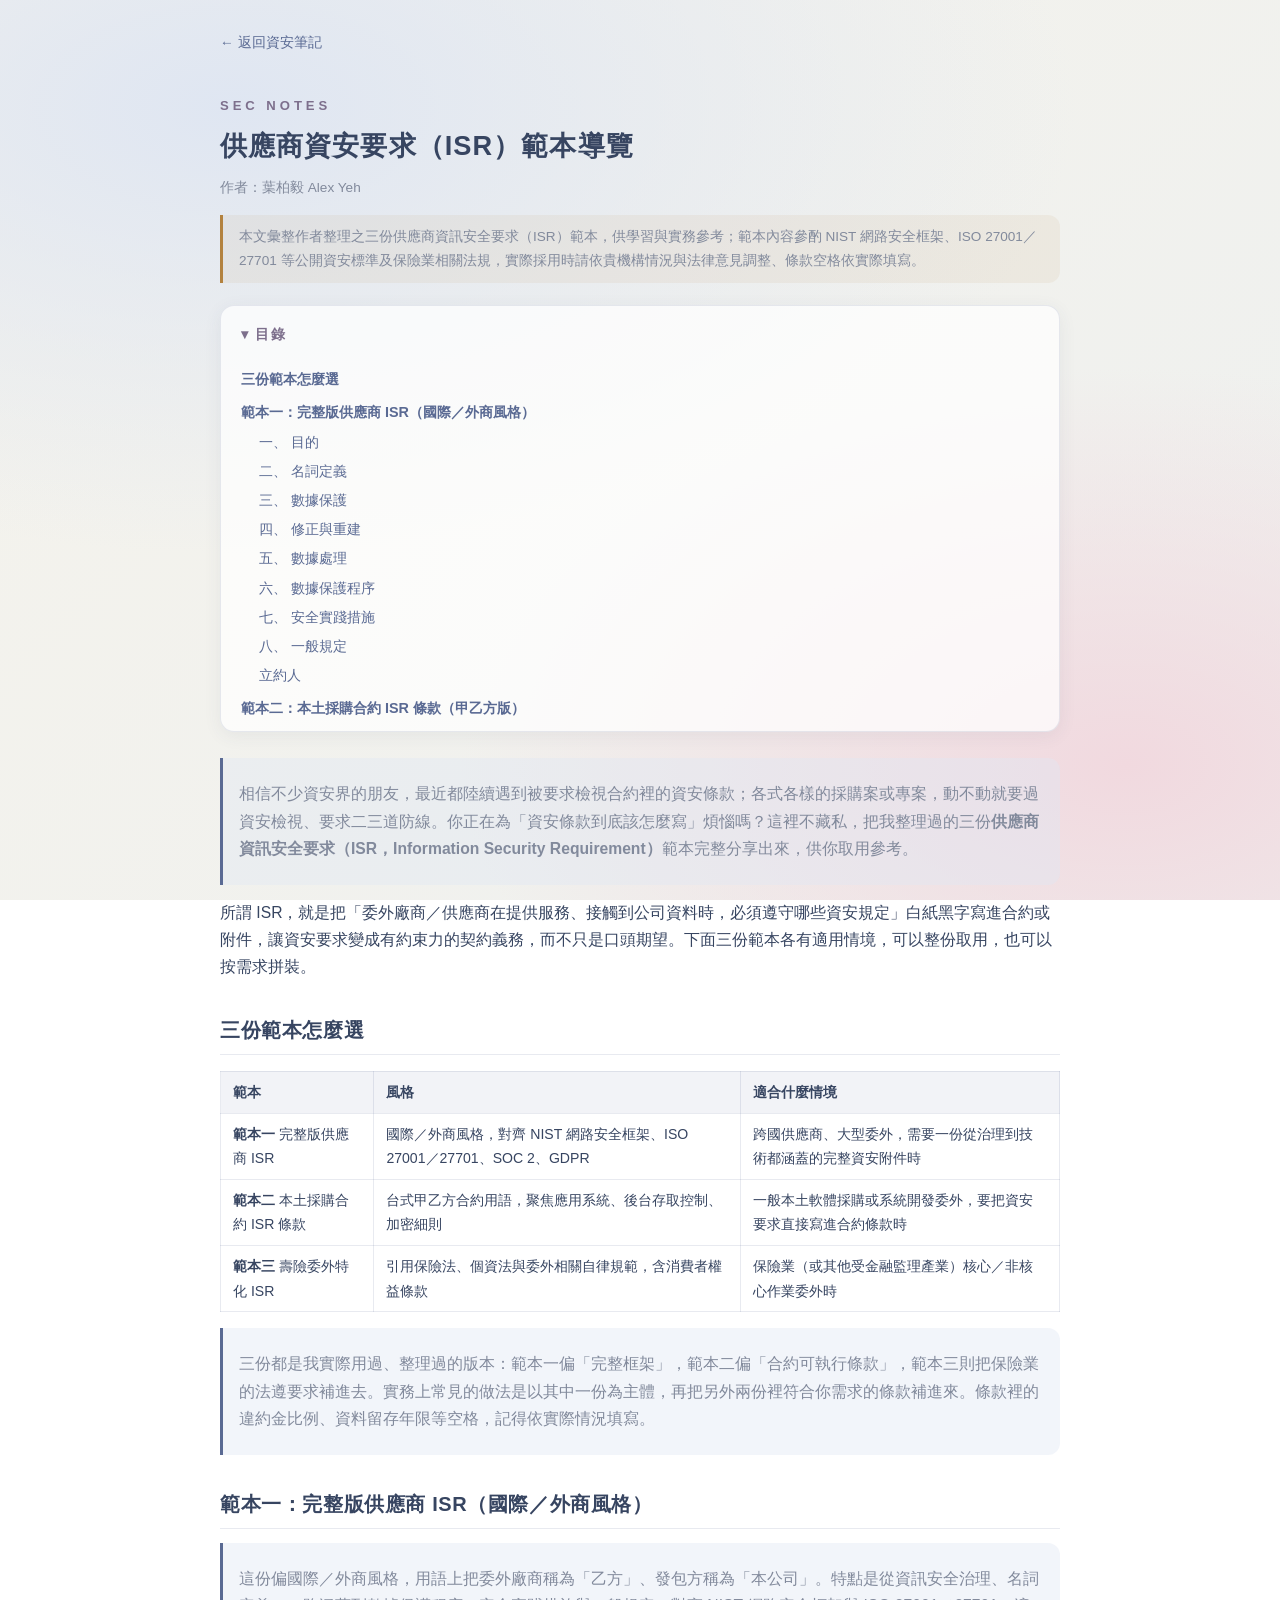
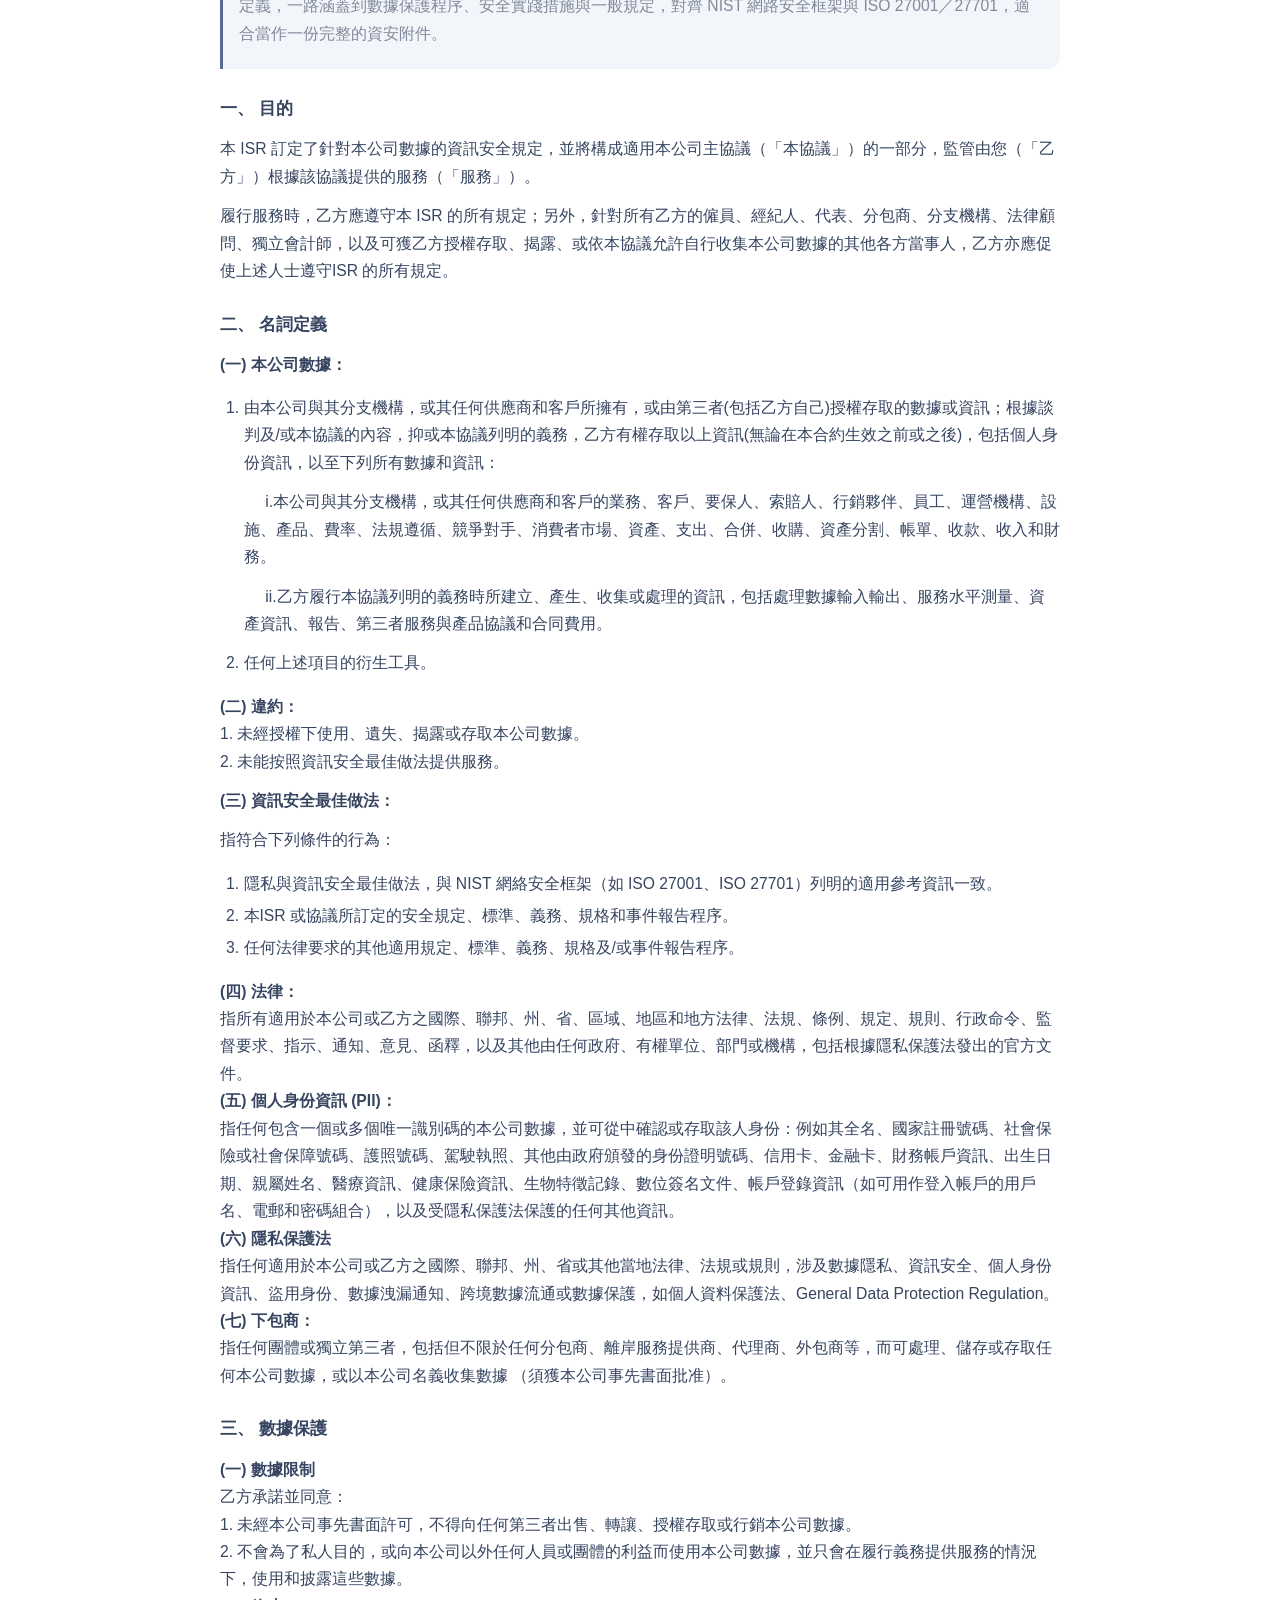
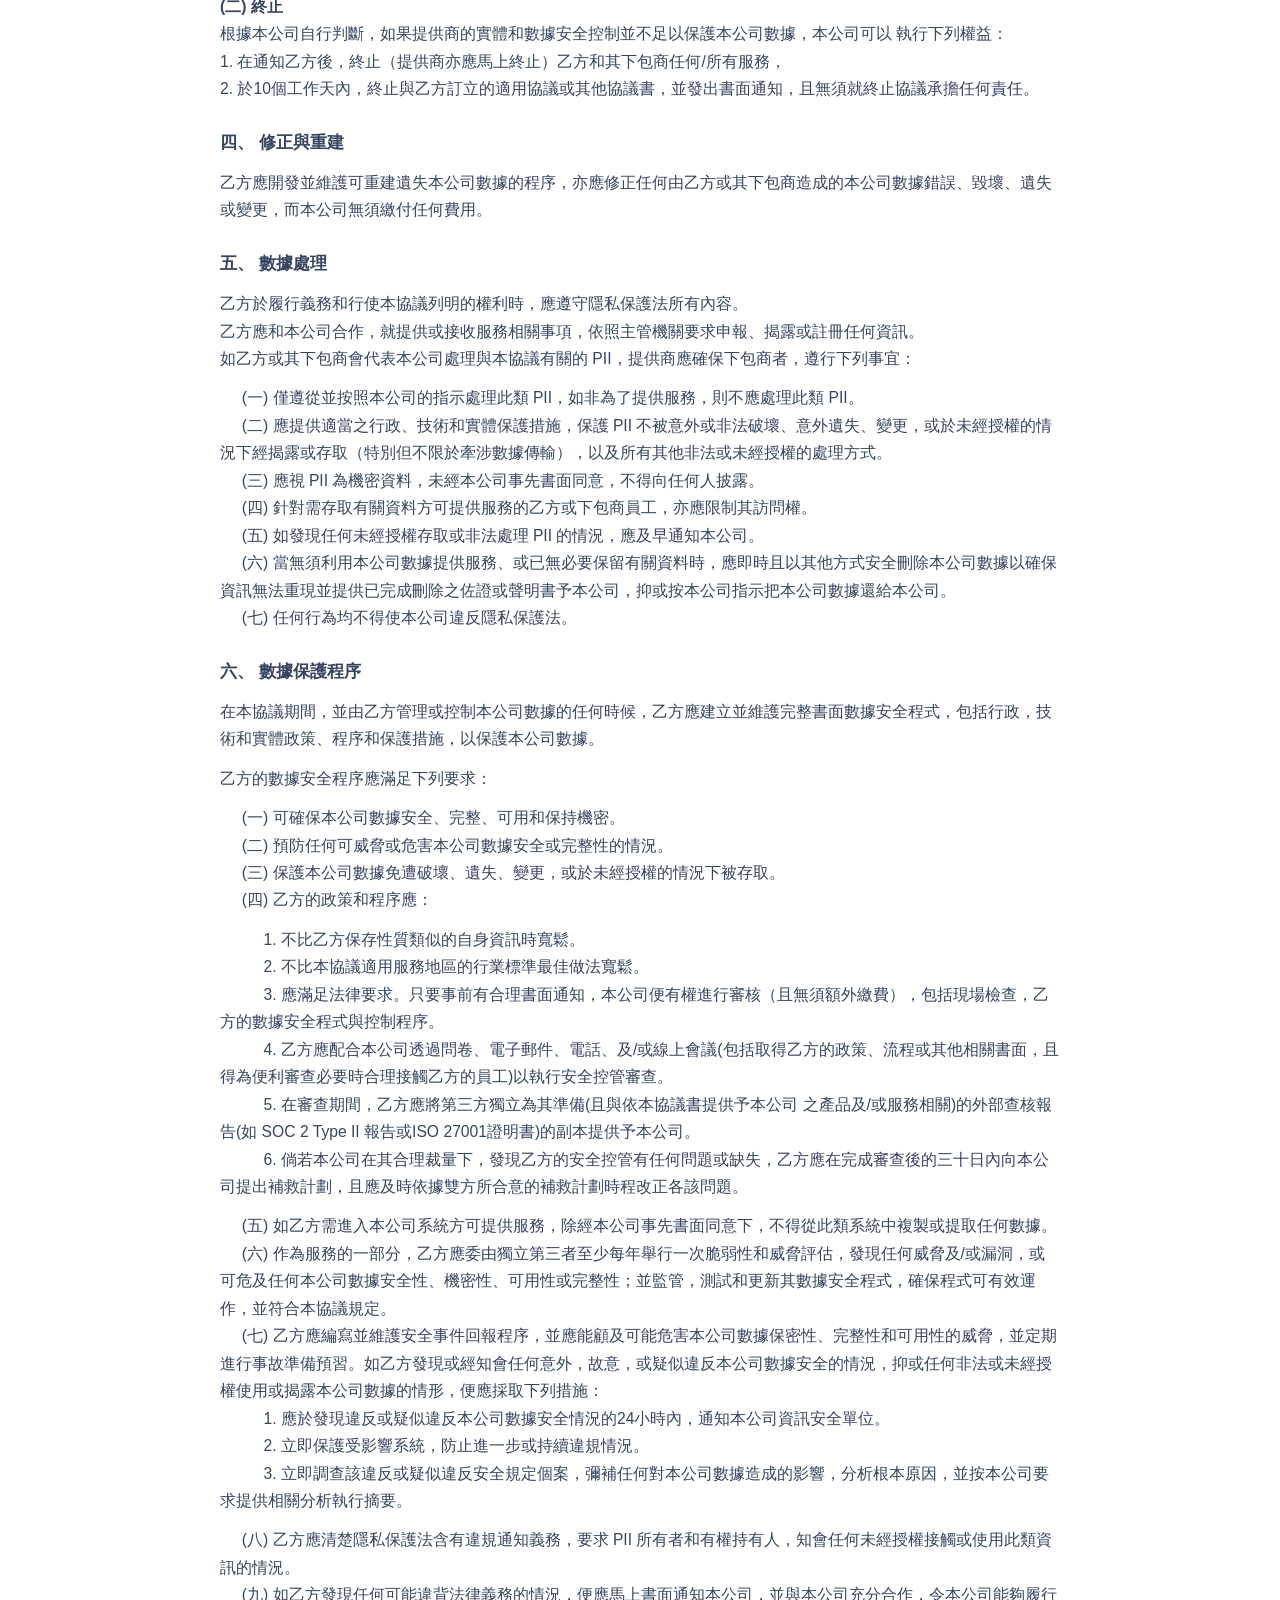
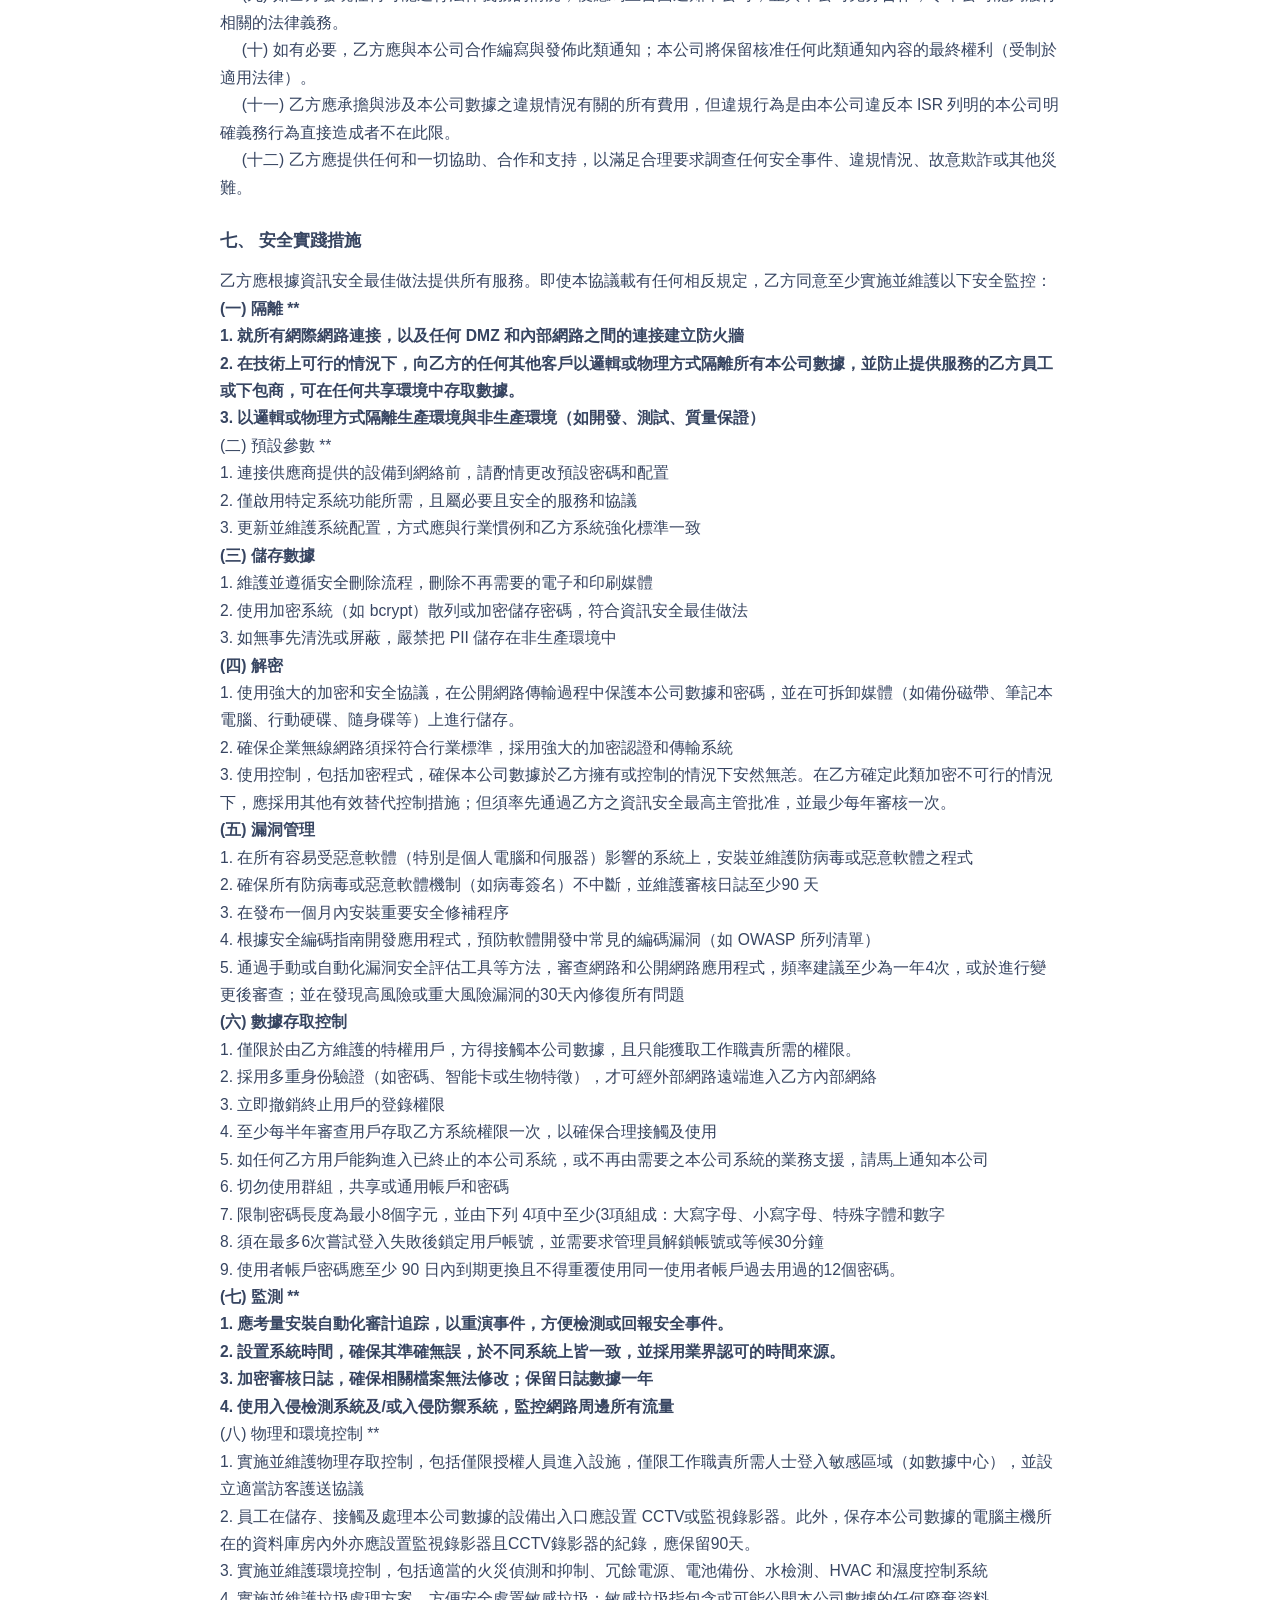
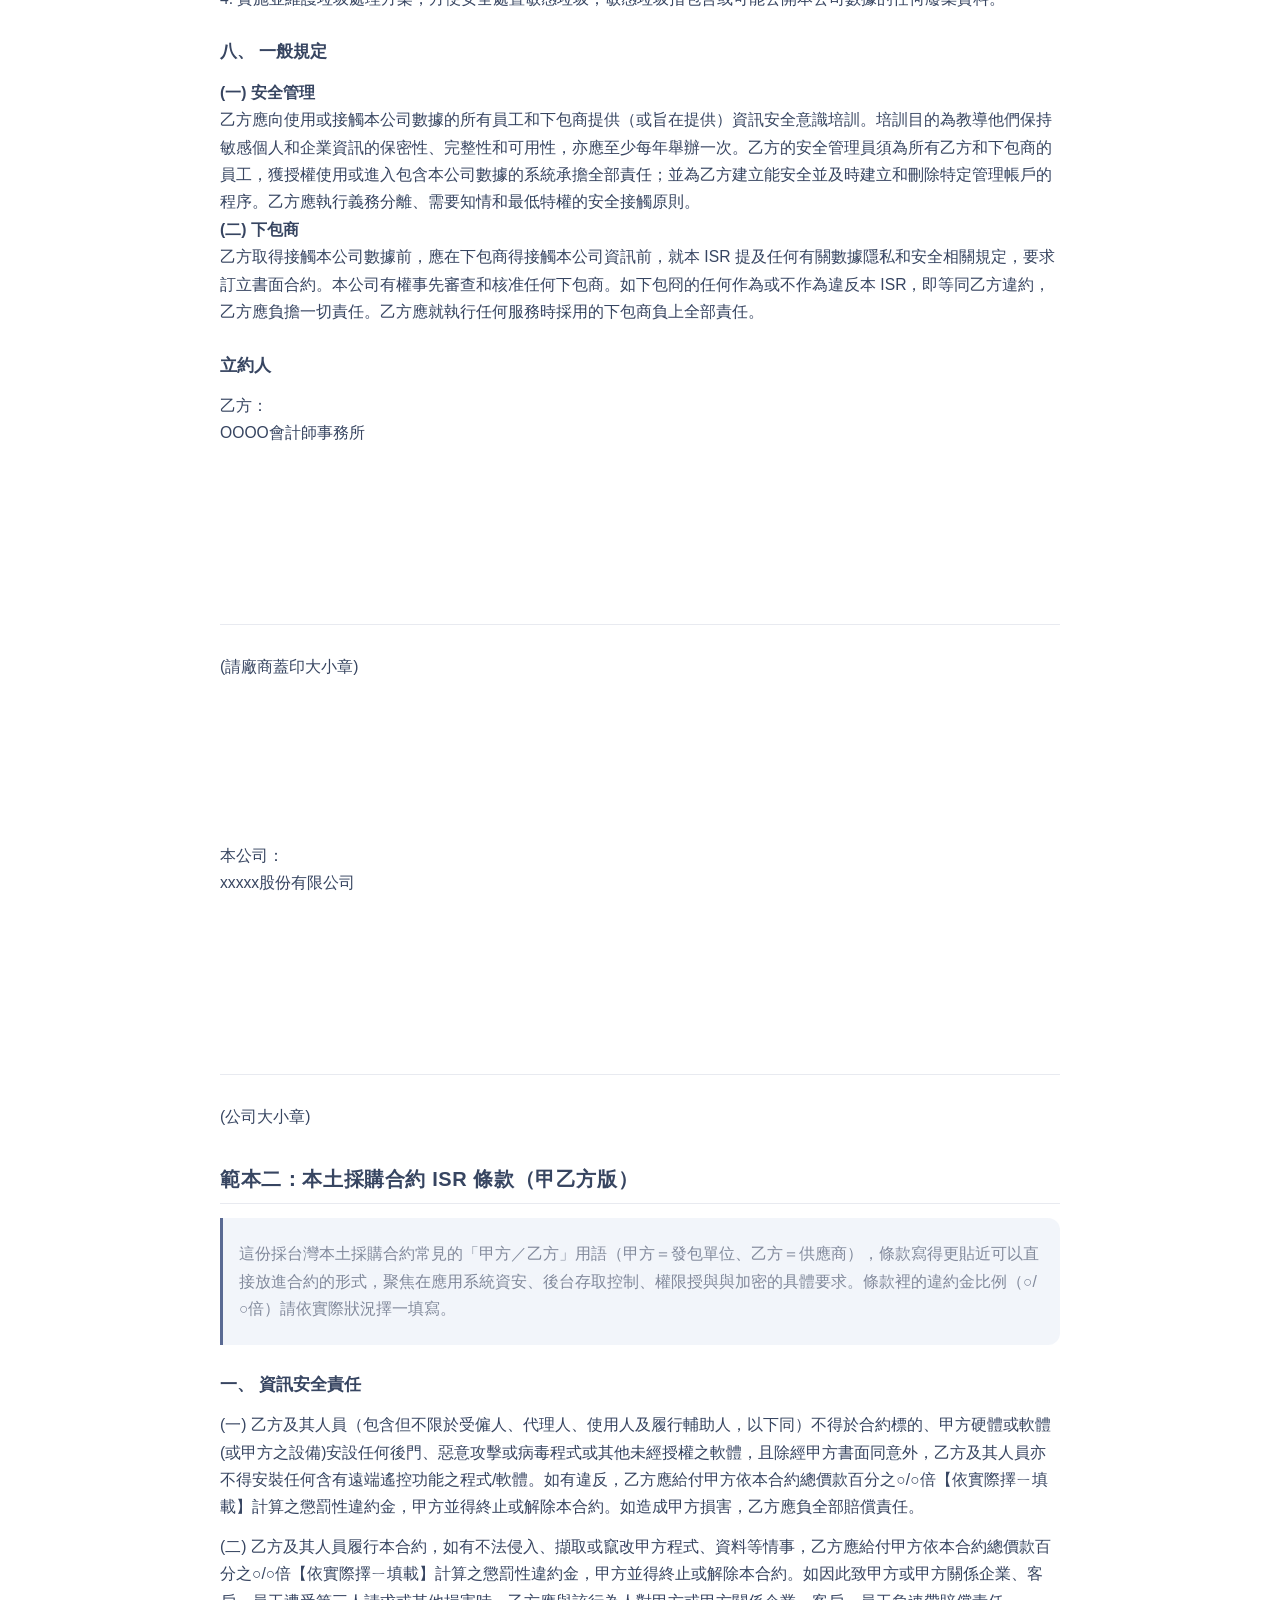
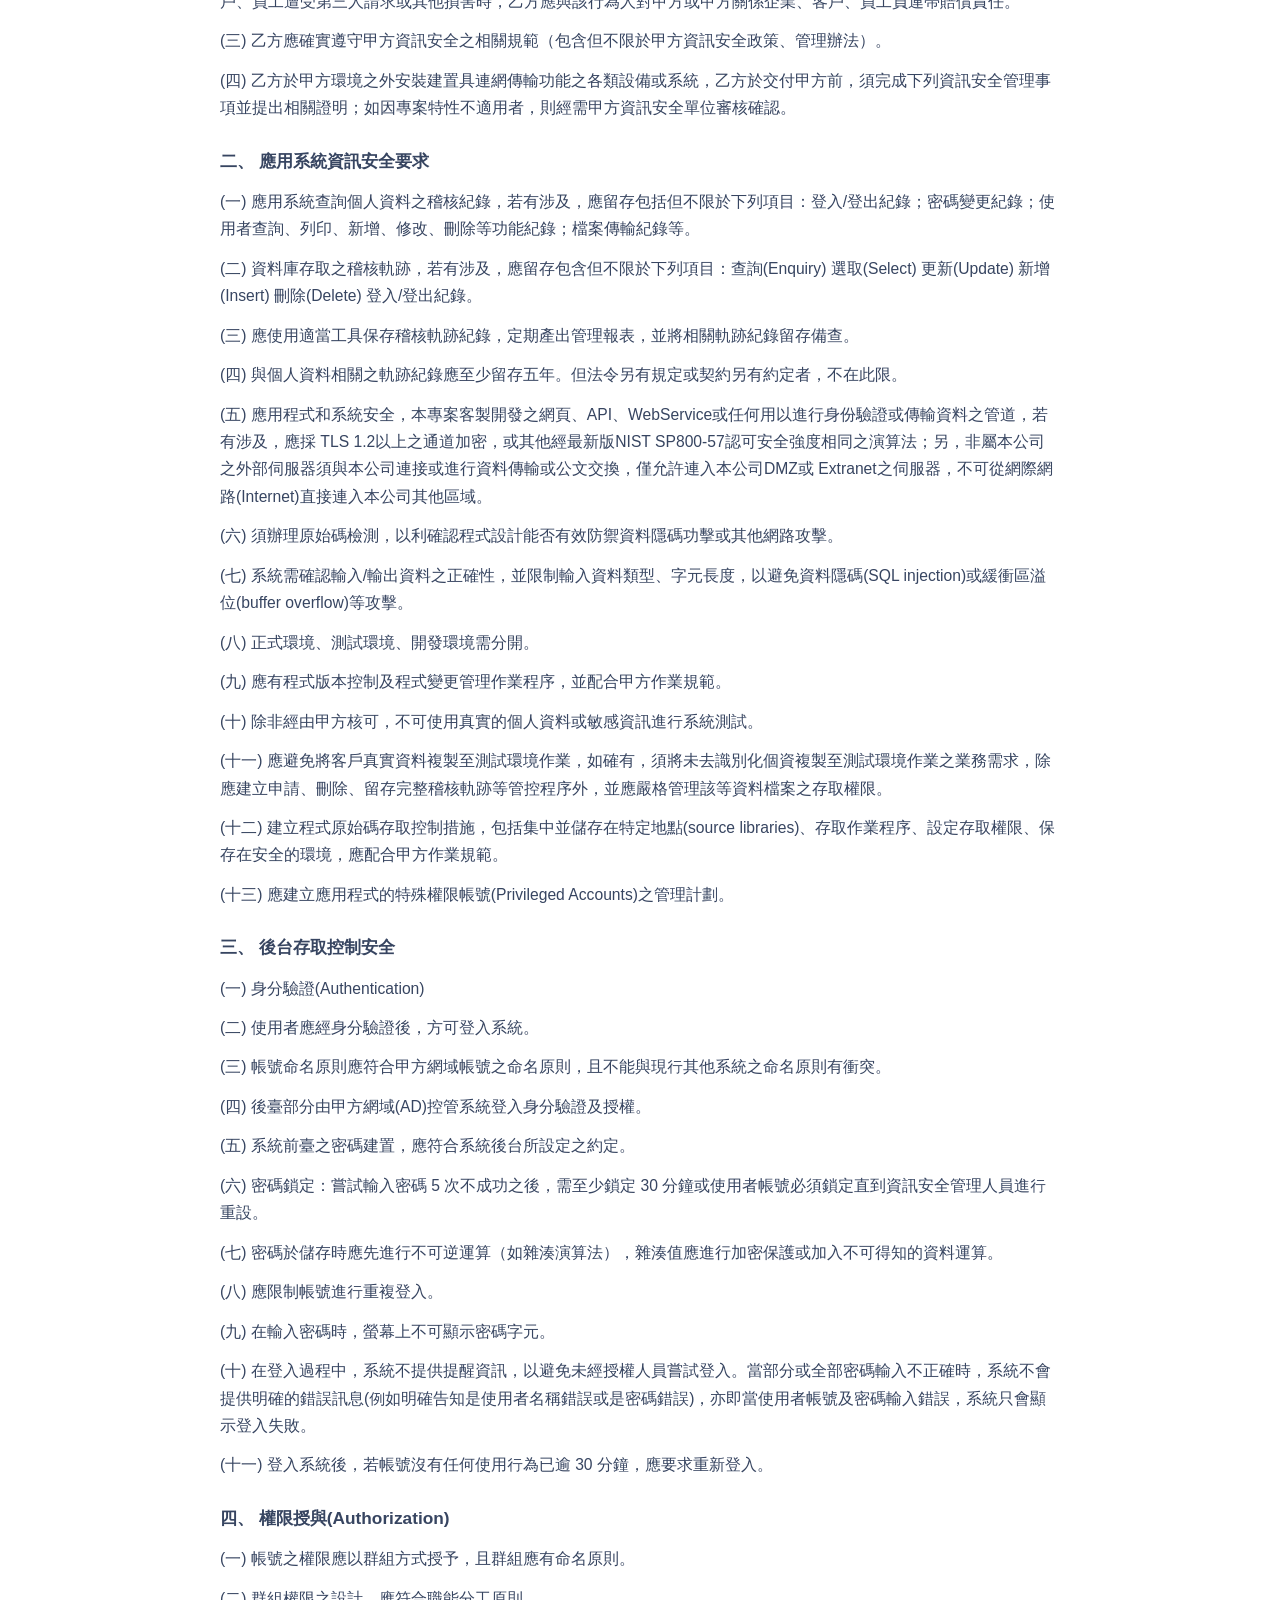
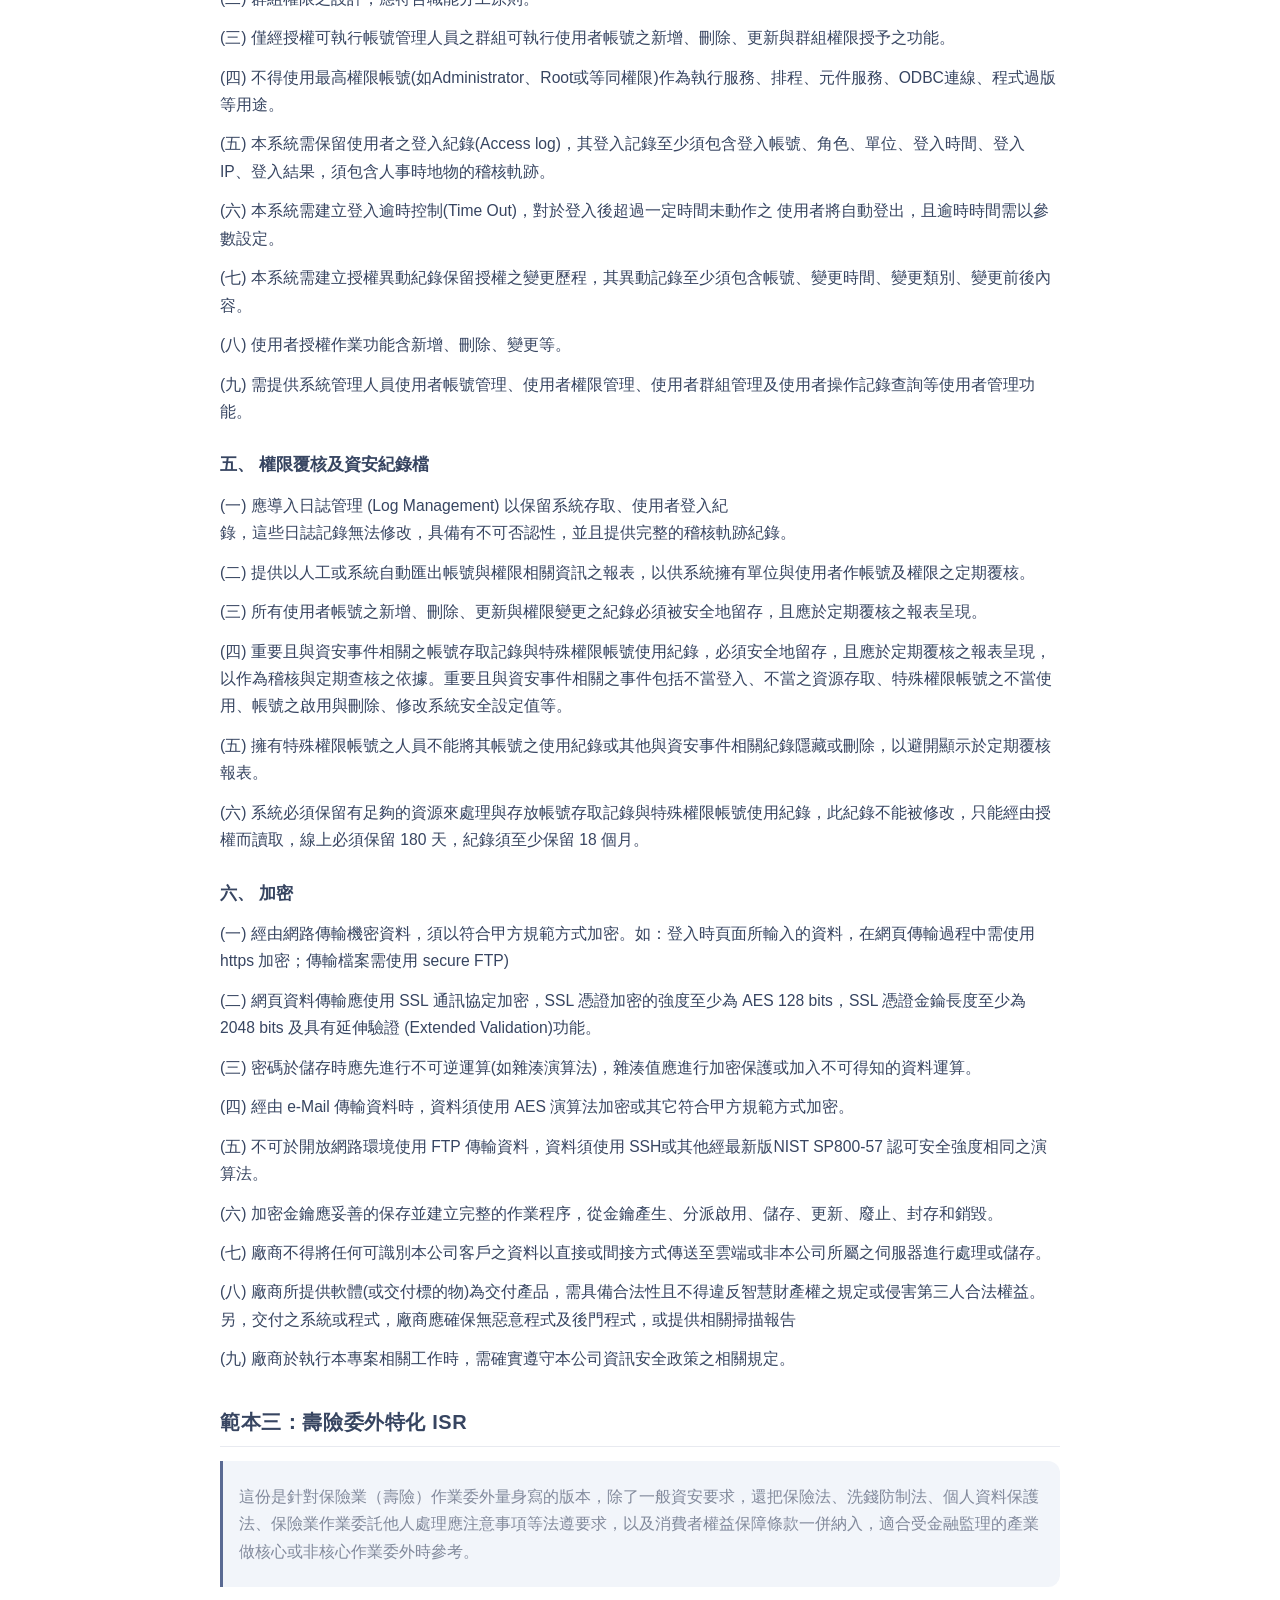
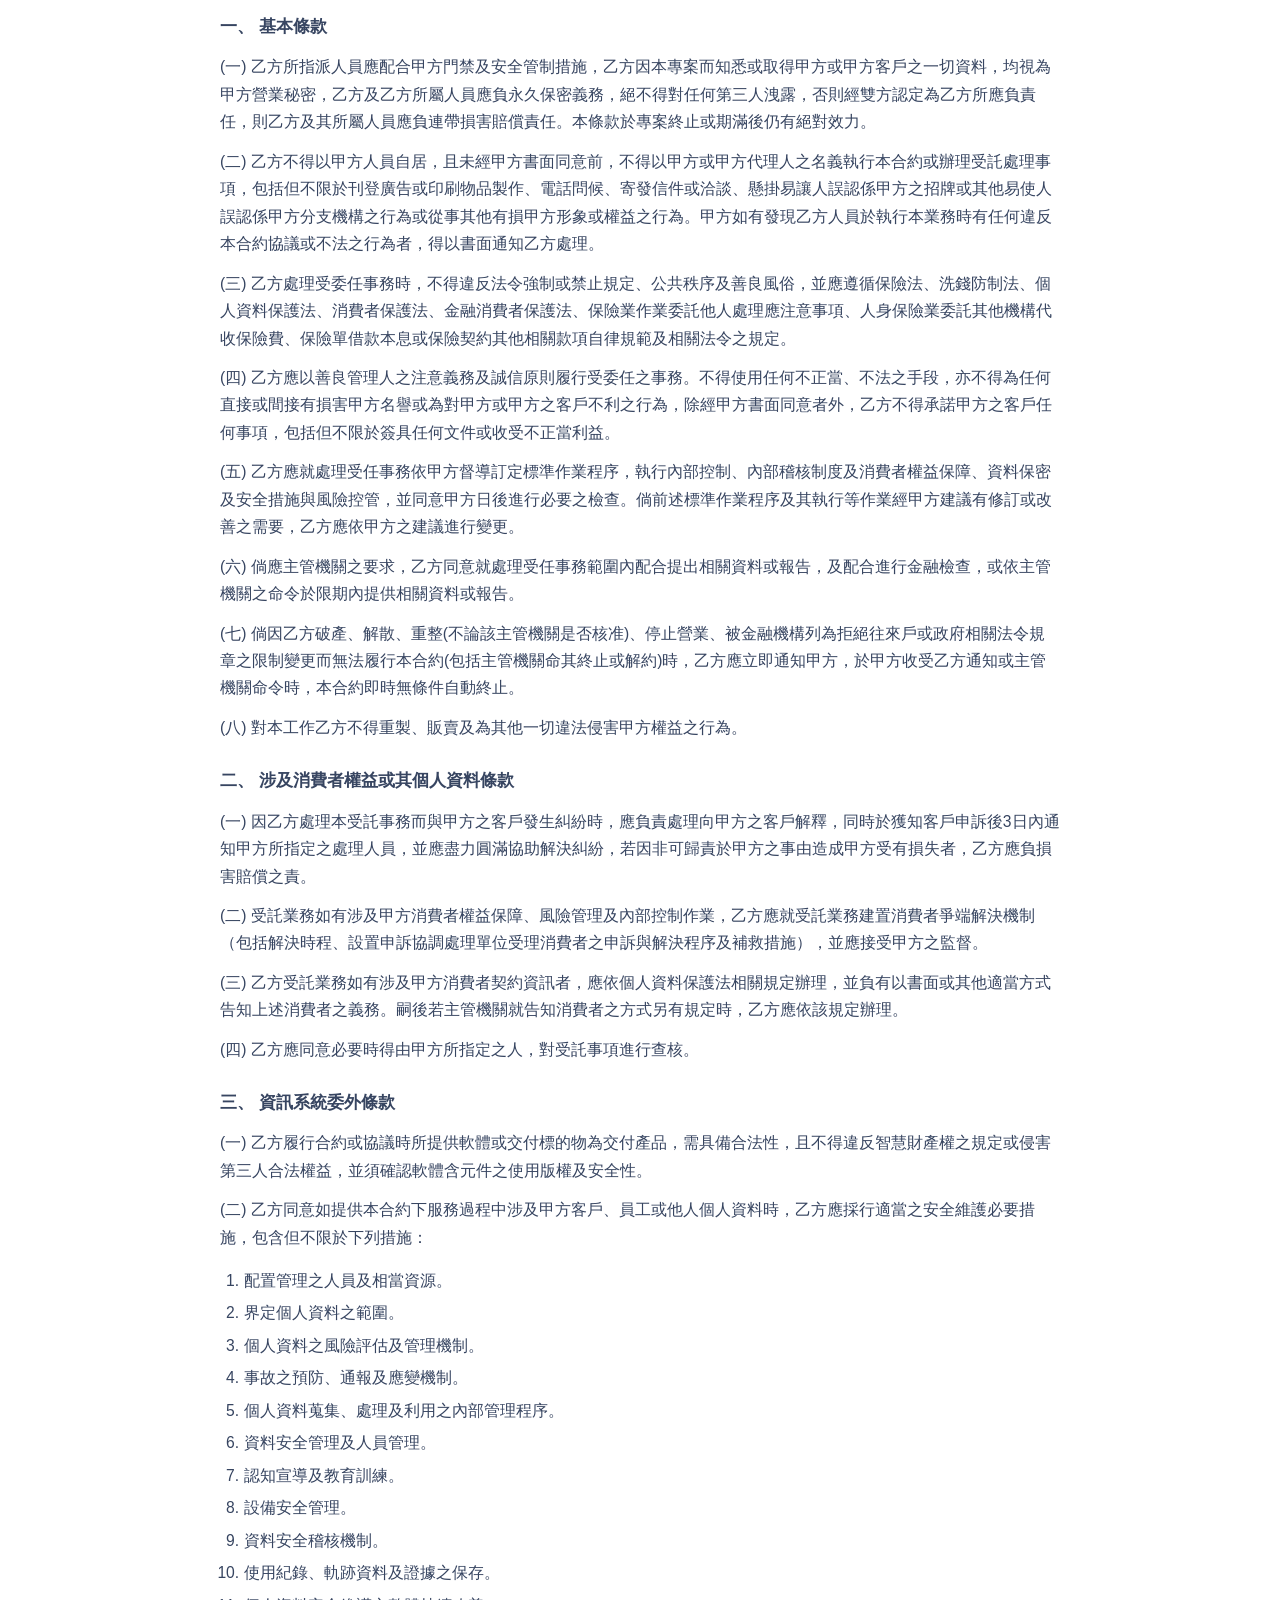
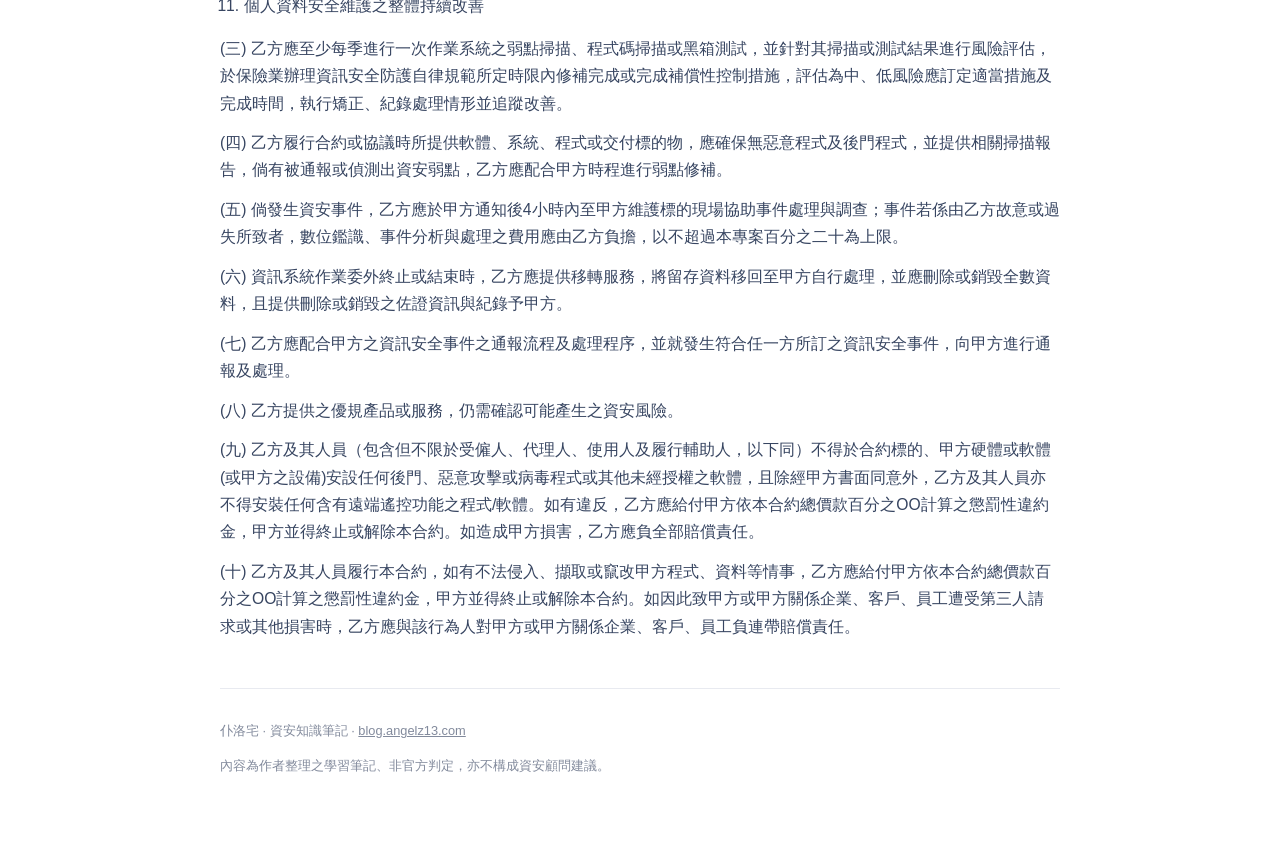
<file: articles/isr-templates.html>
<!DOCTYPE html>
<html lang="zh-Hant-TW">
<head>
<meta charset="UTF-8">
<meta http-equiv="Content-Security-Policy" content="default-src 'self'; connect-src 'none'; img-src 'self' data:; style-src 'self' 'unsafe-inline'">
<meta name="viewport" content="width=device-width, initial-scale=1.0">
<meta name="description" content="供應商／委外廠商資訊安全要求（ISR）合約條款範本：完整版國際／外商風格 ISR、本土採購合約甲乙方版、壽險委外特化版三份範本，涵蓋數據保護、存取控制、加密、稽核與委外資安條款，供資安檢視與合約撰擬參考。">
<meta name="author" content="葉柏毅 Alex Yeh">
<title>供應商資安要求（ISR）範本導覽｜仆洛宅資安筆記</title>
<meta property="og:type" content="article">
<meta property="og:title" content="供應商資安要求（ISR）範本導覽">
<meta property="og:description" content="供應商／委外廠商資訊安全要求（ISR）合約條款範本：完整版國際／外商風格 ISR、本土採購合約甲乙方版、壽險委外特化版三份範本，涵蓋數據保護、存取控制、加密、稽核與委外資安條款，供資安檢視與合約撰擬參考。">
<meta property="og:url" content="https://blog.angelz13.com/articles/isr-templates">
<meta property="og:image" content="https://blog.angelz13.com/assets/avatar.png">
<link rel="canonical" href="https://blog.angelz13.com/articles/isr-templates">
<link rel="icon" type="image/png" href="../assets/avatar.png">
<link rel="apple-touch-icon" href="../assets/avatar.png">
<link rel="stylesheet" href="../css/brand.css">
</head>
<body>
<div class="page">
  <a class="back-link" href="../">← 返回資安筆記</a>
  <div class="kicker">SEC NOTES</div>
  <h1>供應商資安要求（ISR）範本導覽</h1>
  <p class="article-meta">作者：葉柏毅 Alex Yeh</p>
  <div class="attribution">本文彙整作者整理之三份供應商資訊安全要求（ISR）範本，供學習與實務參考；範本內容參酌 NIST 網路安全框架、ISO 27001／27701 等公開資安標準及保險業相關法規，實際採用時請依貴機構情況與法律意見調整、條款空格依實際填寫。</div>
  <details class="toc-box" open>
  <summary>目錄</summary>
  <div class="toc">
<ul>
<li><a href="#_1">三份範本怎麼選</a></li>
<li><a href="#isr">範本一：完整版供應商 ISR（國際／外商風格）</a><ul>
<li><a href="#_2">一、 目的</a></li>
<li><a href="#_3">二、 名詞定義</a></li>
<li><a href="#_4">三、 數據保護</a></li>
<li><a href="#_5">四、 修正與重建</a></li>
<li><a href="#_6">五、 數據處理</a></li>
<li><a href="#_7">六、 數據保護程序</a></li>
<li><a href="#_8">七、 安全實踐措施</a></li>
<li><a href="#_9">八、 一般規定</a></li>
<li><a href="#_10">立約人</a></li>
</ul>
</li>
<li><a href="#isr_1">範本二：本土採購合約 ISR 條款（甲乙方版）</a><ul>
<li><a href="#_11">一、 資訊安全責任</a></li>
<li><a href="#_12">二、 應用系統資訊安全要求</a></li>
<li><a href="#_13">三、 後台存取控制安全</a></li>
<li><a href="#authorization">四、 權限授與(Authorization)</a></li>
<li><a href="#_14">五、 權限覆核及資安紀錄檔</a></li>
<li><a href="#_15">六、 加密</a></li>
</ul>
</li>
<li><a href="#isr_2">範本三：壽險委外特化 ISR</a><ul>
<li><a href="#_16">一、 基本條款</a></li>
<li><a href="#_17">二、 涉及消費者權益或其個人資料條款</a></li>
<li><a href="#_18">三、 資訊系統委外條款</a></li>
</ul>
</li>
</ul>
</div>
</details>
  <article class="article-body">
<blockquote>
<p>相信不少資安界的朋友，最近都陸續遇到被要求檢視合約裡的資安條款；各式各樣的採購案或專案，動不動就要過資安檢視、要求二三道防線。你正在為「資安條款到底該怎麼寫」煩惱嗎？這裡不藏私，把我整理過的三份<strong>供應商資訊安全要求（ISR，Information Security Requirement）</strong>範本完整分享出來，供你取用參考。</p>
</blockquote>
<p>所謂 ISR，就是把「委外廠商／供應商在提供服務、接觸到公司資料時，必須遵守哪些資安規定」白紙黑字寫進合約或附件，讓資安要求變成有約束力的契約義務，而不只是口頭期望。下面三份範本各有適用情境，可以整份取用，也可以按需求拼裝。</p>
<h2 id="_1">三份範本怎麼選</h2>
<table>
<thead>
<tr>
<th>範本</th>
<th>風格</th>
<th>適合什麼情境</th>
</tr>
</thead>
<tbody>
<tr>
<td><strong>範本一</strong> 完整版供應商 ISR</td>
<td>國際／外商風格，對齊 NIST 網路安全框架、ISO 27001／27701、SOC 2、GDPR</td>
<td>跨國供應商、大型委外，需要一份從治理到技術都涵蓋的完整資安附件時</td>
</tr>
<tr>
<td><strong>範本二</strong> 本土採購合約 ISR 條款</td>
<td>台式甲乙方合約用語，聚焦應用系統、後台存取控制、加密細則</td>
<td>一般本土軟體採購或系統開發委外，要把資安要求直接寫進合約條款時</td>
</tr>
<tr>
<td><strong>範本三</strong> 壽險委外特化 ISR</td>
<td>引用保險法、個資法與委外相關自律規範，含消費者權益條款</td>
<td>保險業（或其他受金融監理產業）核心／非核心作業委外時</td>
</tr>
</tbody>
</table>
<blockquote>
<p>三份都是我實際用過、整理過的版本：範本一偏「完整框架」，範本二偏「合約可執行條款」，範本三則把保險業的法遵要求補進去。實務上常見的做法是以其中一份為主體，再把另外兩份裡符合你需求的條款補進來。條款裡的違約金比例、資料留存年限等空格，記得依實際情況填寫。</p>
</blockquote>
<h2 id="isr">範本一：完整版供應商 ISR（國際／外商風格）</h2>
<blockquote>
<p>這份偏國際／外商風格，用語上把委外廠商稱為「乙方」、發包方稱為「本公司」。特點是從資訊安全治理、名詞定義，一路涵蓋到數據保護程序、安全實踐措施與一般規定，對齊 NIST 網路安全框架與 ISO 27001／27701，適合當作一份完整的資安附件。</p>
</blockquote>
<h3 id="_2">一、    目的</h3>
<p>本 ISR 訂定了針對本公司數據的資訊安全規定，並將構成適用本公司主協議（「本協議」）的一部分，監管由您（「乙方」）根據該協議提供的服務（「服務」）。</p>
<p>履行服務時，乙方應遵守本 ISR 的所有規定；另外，針對所有乙方的僱員、經紀人、代表、分包商、分支機構、法律顧問、獨立會計師，以及可獲乙方授權存取、揭露、或依本協議允許自行收集本公司數據的其他各方當事人，乙方亦應促使上述人士遵守ISR 的所有規定。 </p>
<h3 id="_3">二、    名詞定義</h3>
<p><strong>(一)    本公司數據：</strong></p>
<ol>
<li>
<p>由本公司與其分支機構，或其任何供應商和客戶所擁有，或由第三者(包括乙方自己)授權存取的數據或資訊；根據談判及/或本協議的內容，抑或本協議列明的義務，乙方有權存取以上資訊(無論在本合約生效之前或之後)，包括個人身份資訊，以至下列所有數據和資訊：</p>
<p>&nbsp;&nbsp;&nbsp;&nbsp; i.本公司與其分支機構，或其任何供應商和客戶的業務、客戶、要保人、索賠人、行銷夥伴、員工、運營機構、設施、產品、費率、法規遵循、競爭對手、消費者市場、資產、支出、合併、收購、資產分割、帳單、收款、收入和財務。 </p>
<p>&nbsp;&nbsp;&nbsp;&nbsp; ii.乙方履行本協議列明的義務時所建立、產生、收集或處理的資訊，包括處理數據輸入輸出、服務水平測量、資產資訊、報告、第三者服務與產品協議和合同費用。</p>
</li>
<li>
<p>任何上述項目的衍生工具。 </p>
</li>
</ol>
<p><strong>(二)    違約：</strong><br />
1. 未經授權下使用、遺失、揭露或存取本公司數據。<br />
2.  未能按照資訊安全最佳做法提供服務。 </p>
<p><strong>(三)    資訊安全最佳做法：</strong></p>
<p>指符合下列條件的行為：</p>
<ol>
<li>隱私與資訊安全最佳做法，與 NIST 網絡安全框架（如 ISO 27001、ISO 27701）列明的適用參考資訊一致。</li>
<li>本ISR 或協議所訂定的安全規定、標準、義務、規格和事件報告程序。</li>
<li>任何法律要求的其他適用規定、標準、義務、規格及/或事件報告程序。</li>
</ol>
<p><strong>(四)    法律：</strong><br />
指所有適用於本公司或乙方之國際、聯邦、州、省、區域、地區和地方法律、法規、條例、規定、規則、行政命令、監督要求、指示、通知、意見、函釋，以及其他由任何政府、有權單位、部門或機構，包括根據隱私保護法發出的官方文件。 <br />
<strong>(五)    個人身份資訊 (PII)：</strong><br />
指任何包含一個或多個唯一識別碼的本公司數據，並可從中確認或存取該人身份：例如其全名、國家註冊號碼、社會保險或社會保障號碼、護照號碼、駕駛執照、其他由政府頒發的身份證明號碼、信用卡、金融卡、財務帳戶資訊、出生日期、親屬姓名、醫療資訊、健康保險資訊、生物特徵記錄、數位簽名文件、帳戶登錄資訊（如可用作登入帳戶的用戶名、電郵和密碼組合），以及受隱私保護法保護的任何其他資訊。<br />
<strong>(六)    隱私保護法</strong><br />
指任何適用於本公司或乙方之國際、聯邦、州、省或其他當地法律、法規或規則，涉及數據隱私、資訊安全、個人身份資訊、盜用身份、數據洩漏通知、跨境數據流通或數據保護，如個人資料保護法、General Data Protection Regulation。 <br />
<strong>(七)    下包商：</strong><br />
指任何團體或獨立第三者，包括但不限於任何分包商、離岸服務提供商、代理商、外包商等，而可處理、儲存或存取任何本公司數據，或以本公司名義收集數據 （須獲本公司事先書面批准）。 </p>
<h3 id="_4">三、  數據保護</h3>
<p><strong>(一)   數據限制</strong><br />
乙方承諾並同意：<br />
1.  未經本公司事先書面許可，不得向任何第三者出售、轉讓、授權存取或行銷本公司數據。<br />
2.  不會為了私人目的，或向本公司以外任何人員或團體的利益而使用本公司數據，並只會在履行義務提供服務的情況下，使用和披露這些數據。 <br />
<strong>(二)   終止</strong><br />
根據本公司自行判斷，如果提供商的實體和數據安全控制並不足以保護本公司數據，本公司可以 執行下列權益：<br />
1.  在通知乙方後，終止（提供商亦應馬上終止）乙方和其下包商任何/所有服務，<br />
2.  於10個工作天內，終止與乙方訂立的適用協議或其他協議書，並發出書面通知，且無須就終止協議承擔任何責任。 </p>
<h3 id="_5">四、  修正與重建</h3>
<p>乙方應開發並維護可重建遺失本公司數據的程序，亦應修正任何由乙方或其下包商造成的本公司數據錯誤、毀壞、遺失或變更，而本公司無須繳付任何費用。 </p>
<h3 id="_6">五、  數據處理</h3>
<p>乙方於履行義務和行使本協議列明的權利時，應遵守隱私保護法所有內容。<br />
乙方應和本公司合作，就提供或接收服務相關事項，依照主管機關要求申報、揭露或註冊任何資訊。 <br />
如乙方或其下包商會代表本公司處理與本協議有關的 PII，提供商應確保下包商者，遵行下列事宜：</p>
<p>&nbsp;&nbsp;&nbsp;&nbsp; (一)    僅遵從並按照本公司的指示處理此類 PII，如非為了提供服務，則不應處理此類 PII。<br />
&nbsp;&nbsp;&nbsp;&nbsp; (二) 應提供適當之行政、技術和實體保護措施，保護 PII 不被意外或非法破壞、意外遺失、變更，或於未經授權的情況下經揭露或存取（特別但不限於牽涉數據傳輸），以及所有其他非法或未經授權的處理方式。<br />
&nbsp;&nbsp;&nbsp;&nbsp; (三)    應視 PII 為機密資料，未經本公司事先書面同意，不得向任何人披露。<br />
&nbsp;&nbsp;&nbsp;&nbsp; (四)    針對需存取有關資料方可提供服務的乙方或下包商員工，亦應限制其訪問權。<br />
&nbsp;&nbsp;&nbsp;&nbsp; (五)    如發現任何未經授權存取或非法處理 PII 的情況，應及早通知本公司。<br />
&nbsp;&nbsp;&nbsp;&nbsp; (六)    當無須利用本公司數據提供服務、或已無必要保留有關資料時，應即時且以其他方式安全刪除本公司數據以確保資訊無法重現並提供已完成刪除之佐證或聲明書予本公司，抑或按本公司指示把本公司數據還給本公司。<br />
&nbsp;&nbsp;&nbsp;&nbsp; (七)    任何行為均不得使本公司違反隱私保護法。</p>
<h3 id="_7">六、  數據保護程序</h3>
<p>在本協議期間，並由乙方管理或控制本公司數據的任何時候，乙方應建立並維護完整書面數據安全程式，包括行政，技術和實體政策、程序和保護措施，以保護本公司數據。</p>
<p>乙方的數據安全程序應滿足下列要求：</p>
<p>&nbsp;&nbsp;&nbsp;&nbsp; (一)    可確保本公司數據安全、完整、可用和保持機密。<br />
&nbsp;&nbsp;&nbsp;&nbsp; (二)    預防任何可威脅或危害本公司數據安全或完整性的情況。<br />
&nbsp;&nbsp;&nbsp;&nbsp; (三)    保護本公司數據免遭破壞、遺失、變更，或於未經授權的情況下被存取。<br />
&nbsp;&nbsp;&nbsp;&nbsp; (四)    乙方的政策和程序應：</p>
<p>&nbsp;&nbsp;&nbsp;&nbsp; &nbsp;&nbsp;&nbsp;&nbsp; 1. 不比乙方保存性質類似的自身資訊時寬鬆。<br />
&nbsp;&nbsp;&nbsp;&nbsp; &nbsp;&nbsp;&nbsp;&nbsp; 2.    不比本協議適用服務地區的行業標準最佳做法寬鬆。<br />
&nbsp;&nbsp;&nbsp;&nbsp; &nbsp;&nbsp;&nbsp;&nbsp; 3.    應滿足法律要求。只要事前有合理書面通知，本公司便有權進行審核（且無須額外繳費），包括現場檢查，乙方的數據安全程式與控制程序。<br />
&nbsp;&nbsp;&nbsp;&nbsp; &nbsp;&nbsp;&nbsp;&nbsp; 4.    乙方應配合本公司透過問卷、電子郵件、電話、及/或線上會議(包括取得乙方的政策、流程或其他相關書面，且得為便利審查必要時合理接觸乙方的員工)以執行安全控管審查。<br />
&nbsp;&nbsp;&nbsp;&nbsp; &nbsp;&nbsp;&nbsp;&nbsp; 5.    在審查期間，乙方應將第三方獨立為其準備(且與依本協議書提供予本公司 之產品及/或服務相關)的外部查核報告(如 SOC 2 Type II 報告或ISO 27001證明書)的副本提供予本公司。<br />
&nbsp;&nbsp;&nbsp;&nbsp; &nbsp;&nbsp;&nbsp;&nbsp; 6.    倘若本公司在其合理裁量下，發現乙方的安全控管有任何問題或缺失，乙方應在完成審查後的三十日內向本公司提出補救計劃，且應及時依據雙方所合意的補救計劃時程改正各該問題。</p>
<p>&nbsp;&nbsp;&nbsp;&nbsp; (五)    如乙方需進入本公司系統方可提供服務，除經本公司事先書面同意下，不得從此類系統中複製或提取任何數據。 <br />
&nbsp;&nbsp;&nbsp;&nbsp; (六)    作為服務的一部分，乙方應委由獨立第三者至少每年舉行一次脆弱性和威脅評估，發現任何威脅及/或漏洞，或可危及任何本公司數據安全性、機密性、可用性或完整性；並監管，測試和更新其數據安全程式，確保程式可有效運作，並符合本協議規定。<br />
&nbsp;&nbsp;&nbsp;&nbsp; (七)    乙方應編寫並維護安全事件回報程序，並應能顧及可能危害本公司數據保密性、完整性和可用性的威脅，並定期進行事故準備預習。如乙方發現或經知會任何意外，故意，或疑似違反本公司數據安全的情況，抑或任何非法或未經授權使用或揭露本公司數據的情形，便應採取下列措施：<br />
&nbsp;&nbsp;&nbsp;&nbsp; &nbsp;&nbsp;&nbsp;&nbsp; 1.    應於發現違反或疑似違反本公司數據安全情況的24小時內，通知本公司資訊安全單位。 <br />
&nbsp;&nbsp;&nbsp;&nbsp; &nbsp;&nbsp;&nbsp;&nbsp; 2.    立即保護受影響系統，防止進一步或持續違規情況。<br />
&nbsp;&nbsp;&nbsp;&nbsp; &nbsp;&nbsp;&nbsp;&nbsp; 3.    立即調查該違反或疑似違反安全規定個案，彌補任何對本公司數據造成的影響，分析根本原因，並按本公司要求提供相關分析執行摘要。 </p>
<p>&nbsp;&nbsp;&nbsp;&nbsp; (八)    乙方應清楚隱私保護法含有違規通知義務，要求 PII 所有者和有權持有人，知會任何未經授權接觸或使用此類資訊的情況。<br />
&nbsp;&nbsp;&nbsp;&nbsp; (九)    如乙方發現任何可能違背法律義務的情況，便應馬上書面通知本公司，並與本公司充分合作，令本公司能夠履行相關的法律義務。<br />
&nbsp;&nbsp;&nbsp;&nbsp; (十)    如有必要，乙方應與本公司合作編寫與發佈此類通知；本公司將保留核准任何此類通知內容的最終權利（受制於適用法律）。<br />
&nbsp;&nbsp;&nbsp;&nbsp; (十一)   乙方應承擔與涉及本公司數據之違規情況有關的所有費用，但違規行為是由本公司違反本 ISR 列明的本公司明確義務行為直接造成者不在此限。<br />
&nbsp;&nbsp;&nbsp;&nbsp; (十二)   乙方應提供任何和一切協助、合作和支持，以滿足合理要求調查任何安全事件、違規情況、故意欺詐或其他災難。 </p>
<h3 id="_8">七、  安全實踐措施</h3>
<p>乙方應根據資訊安全最佳做法提供所有服務。即使本協議載有任何相反規定，乙方同意至少實施並維護以下安全監控： <br />
<strong>(一)   隔離 **<br />
1.  就所有網際網路連接，以及任何 DMZ 和內部網路之間的連接建立防火牆 <br />
2.  在技術上可行的情況下，向乙方的任何其他客戶以邏輯或物理方式隔離所有本公司數據，並防止提供服務的乙方員工或下包商，可在任何共享環境中存取數據。 <br />
3.  以邏輯或物理方式隔離生產環境與非生產環境（如開發、測試、質量保證） <br />
</strong>(二)   預設參數 **<br />
1.  連接供應商提供的設備到網絡前，請酌情更改預設密碼和配置<br />
2.  僅啟用特定系統功能所需，且屬必要且安全的服務和協議 <br />
3.  更新並維護系統配置，方式應與行業慣例和乙方系統強化標準一致 <br />
<strong>(三)   儲存數據</strong><br />
1.  維護並遵循安全刪除流程，刪除不再需要的電子和印刷媒體<br />
2.  使用加密系統（如 bcrypt）散列或加密儲存密碼，符合資訊安全最佳做法<br />
3.  如無事先清洗或屏蔽，嚴禁把 PII 儲存在非生產環境中 <br />
<strong>(四)   解密</strong><br />
1.  使用強大的加密和安全協議，在公開網路傳輸過程中保護本公司數據和密碼，並在可拆卸媒體（如備份磁帶、筆記本電腦、行動硬碟、隨身碟等）上進行儲存。<br />
2.  確保企業無線網路須採符合行業標準，採用強大的加密認證和傳輸系統 <br />
3.  使用控制，包括加密程式，確保本公司數據於乙方擁有或控制的情況下安然無恙。在乙方確定此類加密不可行的情況下，應採用其他有效替代控制措施；但須率先通過乙方之資訊安全最高主管批准，並最少每年審核一次。 <br />
<strong>(五)   漏洞管理</strong><br />
1.  在所有容易受惡意軟體（特別是個人電腦和伺服器）影響的系統上，安裝並維護防病毒或惡意軟體之程式<br />
2.  確保所有防病毒或惡意軟體機制（如病毒簽名）不中斷，並維護審核日誌至少90 天<br />
3.  在發布一個月內安裝重要安全修補程序 <br />
4.  根據安全編碼指南開發應用程式，預防軟體開發中常見的編碼漏洞（如 OWASP 所列清單） <br />
5.  通過手動或自動化漏洞安全評估工具等方法，審查網路和公開網路應用程式，頻率建議至少為一年4次，或於進行變更後審查；並在發現高風險或重大風險漏洞的30天內修復所有問題<br />
<strong>(六)   數據存取控制</strong><br />
1.  僅限於由乙方維護的特權用戶，方得接觸本公司數據，且只能獲取工作職責所需的權限。<br />
2.  採用多重身份驗證（如密碼、智能卡或生物特徵），才可經外部網路遠端進入乙方內部網絡<br />
3.  立即撤銷終止用戶的登錄權限 <br />
4.  至少每半年審查用戶存取乙方系統權限一次，以確保合理接觸及使用<br />
5.  如任何乙方用戶能夠進入已終止的本公司系統，或不再由需要之本公司系統的業務支援，請馬上通知本公司<br />
6.  切勿使用群組，共享或通用帳戶和密碼<br />
7.  限制密碼長度為最小8個字元，並由下列 4項中至少(3項組成：大寫字母、小寫字母、特殊字體和數字<br />
8.  須在最多6次嘗試登入失敗後鎖定用戶帳號，並需要求管理員解鎖帳號或等候30分鐘<br />
9.  使用者帳戶密碼應至少 90 日內到期更換且不得重覆使用同一使用者帳戶過去用過的12個密碼。 <br />
<strong>(七)   監測 **<br />
1.  應考量安裝自動化審計追踪，以重演事件，方便檢測或回報安全事件。<br />
2.  設置系統時間，確保其準確無誤，於不同系統上皆一致，並採用業界認可的時間來源。<br />
3.  加密審核日誌，確保相關檔案無法修改；保留日誌數據一年<br />
4.  使用入侵檢測系統及/或入侵防禦系統，監控網路周邊所有流量 <br />
</strong>(八)   物理和環境控制 **<br />
1.  實施並維護物理存取控制，包括僅限授權人員進入設施，僅限工作職責所需人士登入敏感區域（如數據中心），並設立適當訪客護送協議 <br />
2.  員工在儲存、接觸及處理本公司數據的設備出入口應設置 CCTV或監視錄影器。此外，保存本公司數據的電腦主機所在的資料庫房內外亦應設置監視錄影器且CCTV錄影器的紀錄，應保留90天。<br />
3.  實施並維護環境控制，包括適當的火災偵測和抑制、冗餘電源、電池備份、水檢測、HVAC 和濕度控制系統<br />
4.  實施並維護垃圾處理方案，方便安全處置敏感垃圾；敏感垃圾指包含或可能公開本公司數據的任何廢棄資料。</p>
<h3 id="_9">八、  一般規定</h3>
<p><strong>(一)   安全管理</strong><br />
乙方應向使用或接觸本公司數據的所有員工和下包商提供（或旨在提供）資訊安全意識培訓。培訓目的為教導他們保持敏感個人和企業資訊的保密性、完整性和可用性，亦應至少每年舉辦一次。乙方的安全管理員須為所有乙方和下包商的員工，獲授權使用或進入包含本公司數據的系統承擔全部責任；並為乙方建立能安全並及時建立和刪除特定管理帳戶的程序。乙方應執行義務分離、需要知情和最低特權的安全接觸原則。 <br />
<strong>(二)   下包商</strong><br />
乙方取得接觸本公司數據前，應在下包商得接觸本公司資訊前，就本 ISR 提及任何有關數據隱私和安全相關規定，要求訂立書面合約。本公司有權事先審查和核准任何下包商。如下包冏的任何作為或不作為違反本 ISR，即等同乙方違約，乙方應負擔一切責任。乙方應就執行任何服務時採用的下包商負上全部責任。 </p>
<h3 id="_10">立約人</h3>
<p>乙方：<br />
 OOOO會計師事務所 </p>
<p><BR><br />
<BR><br />
<BR></p>
<hr />
<p>(請廠商蓋印大小章) </p>
<p><BR><br />
<BR><br />
<BR></p>
<p>本公司：<br />
xxxxx股份有限公司 </p>
<p><BR><br />
<BR><br />
<BR></p>
<hr />
<p>(公司大小章)</p>
<h2 id="isr_1">範本二：本土採購合約 ISR 條款（甲乙方版）</h2>
<blockquote>
<p>這份採台灣本土採購合約常見的「甲方／乙方」用語（甲方＝發包單位、乙方＝供應商），條款寫得更貼近可以直接放進合約的形式，聚焦在應用系統資安、後台存取控制、權限授與與加密的具體要求。條款裡的違約金比例（○/○倍）請依實際狀況擇一填寫。</p>
</blockquote>
<h3 id="_11">一、  資訊安全責任</h3>
<p>(一) 乙方及其人員（包含但不限於受僱人、代理人、使用人及履行輔助人，以下同）不得於合約標的、甲方硬體或軟體(或甲方之設備)安設任何後門、惡意攻擊或病毒程式或其他未經授權之軟體，且除經甲方書面同意外，乙方及其人員亦不得安裝任何含有遠端遙控功能之程式/軟體。如有違反，乙方應給付甲方依本合約總價款百分之○/○倍【依實際擇ㄧ填載】計算之懲罰性違約金，甲方並得終止或解除本合約。如造成甲方損害，乙方應負全部賠償責任。</p>
<p>(二) 乙方及其人員履行本合約，如有不法侵入、擷取或竄改甲方程式、資料等情事，乙方應給付甲方依本合約總價款百分之○/○倍【依實際擇ㄧ填載】計算之懲罰性違約金，甲方並得終止或解除本合約。如因此致甲方或甲方關係企業、客戶、員工遭受第三人請求或其他損害時，乙方應與該行為人對甲方或甲方關係企業、客戶、員工負連帶賠償責任。</p>
<p>(三) 乙方應確實遵守甲方資訊安全之相關規範（包含但不限於甲方資訊安全政策、管理辦法）。</p>
<p>(四) 乙方於甲方環境之外安裝建置具連網傳輸功能之各類設備或系統，乙方於交付甲方前，須完成下列資訊安全管理事項並提出相關證明；如因專案特性不適用者，則經需甲方資訊安全單位審核確認。 </p>
<h3 id="_12">二、  應用系統資訊安全要求</h3>
<p>(一) 應用系統查詢個人資料之稽核紀錄，若有涉及，應留存包括但不限於下列項目：登入/登出紀錄；密碼變更紀錄；使用者查詢、列印、新增、修改、刪除等功能紀錄；檔案傳輸紀錄等。</p>
<p>(二) 資料庫存取之稽核軌跡，若有涉及，應留存包含但不限於下列項目：查詢(Enquiry) 選取(Select) 更新(Update) 新增(Insert) 刪除(Delete) 登入/登出紀錄。</p>
<p>(三) 應使用適當工具保存稽核軌跡紀錄，定期產出管理報表，並將相關軌跡紀錄留存備查。</p>
<p>(四) 與個人資料相關之軌跡紀錄應至少留存五年。但法令另有規定或契約另有約定者，不在此限。</p>
<p>(五) 應用程式和系統安全，本專案客製開發之網頁、API、WebService或任何用以進行身份驗證或傳輸資料之管道，若有涉及，應採 TLS 1.2以上之通道加密，或其他經最新版NIST SP800-57認可安全強度相同之演算法；另，非屬本公司之外部伺服器須與本公司連接或進行資料傳輸或公文交換，僅允許連入本公司DMZ或 Extranet之伺服器，不可從網際網路(Internet)直接連入本公司其他區域。</p>
<p>(六) 須辦理原始碼檢測，以利確認程式設計能否有效防禦資料隱碼功擊或其他網路攻擊。</p>
<p>(七) 系統需確認輸入/輸出資料之正確性，並限制輸入資料類型、字元長度，以避免資料隱碼(SQL injection)或緩衝區溢位(buffer overflow)等攻擊。</p>
<p>(八) 正式環境、測試環境、開發環境需分開。</p>
<p>(九) 應有程式版本控制及程式變更管理作業程序，並配合甲方作業規範。</p>
<p>(十) 除非經由甲方核可，不可使用真實的個人資料或敏感資訊進行系統測試。</p>
<p>(十一)    應避免將客戶真實資料複製至測試環境作業，如確有，須將未去識別化個資複製至測試環境作業之業務需求，除應建立申請、刪除、留存完整稽核軌跡等管控程序外，並應嚴格管理該等資料檔案之存取權限。</p>
<p>(十二)    建立程式原始碼存取控制措施，包括集中並儲存在特定地點(source libraries)、存取作業程序、設定存取權限、保存在安全的環境，應配合甲方作業規範。</p>
<p>(十三)    應建立應用程式的特殊權限帳號(Privileged Accounts)之管理計劃。</p>
<h3 id="_13">三、  後台存取控制安全</h3>
<p>(一) 身分驗證(Authentication)</p>
<p>(二) 使用者應經身分驗證後，方可登入系統。</p>
<p>(三) 帳號命名原則應符合甲方網域帳號之命名原則，且不能與現行其他系統之命名原則有衝突。</p>
<p>(四) 後臺部分由甲方網域(AD)控管系統登入身分驗證及授權。</p>
<p>(五) 系統前臺之密碼建置，應符合系統後台所設定之約定。</p>
<p>(六) 密碼鎖定：嘗試輸入密碼 5 次不成功之後，需至少鎖定 30 分鐘或使用者帳號必須鎖定直到資訊安全管理人員進行重設。</p>
<p>(七) 密碼於儲存時應先進行不可逆運算（如雜湊演算法），雜湊值應進行加密保護或加入不可得知的資料運算。</p>
<p>(八) 應限制帳號進行重複登入。</p>
<p>(九) 在輸入密碼時，螢幕上不可顯示密碼字元。</p>
<p>(十) 在登入過程中，系統不提供提醒資訊，以避免未經授權人員嘗試登入。當部分或全部密碼輸入不正確時，系統不會提供明確的錯誤訊息(例如明確告知是使用者名稱錯誤或是密碼錯誤)，亦即當使用者帳號及密碼輸入錯誤，系統只會顯示登入失敗。</p>
<p>(十一)    登入系統後，若帳號沒有任何使用行為已逾 30 分鐘，應要求重新登入。</p>
<h3 id="authorization">四、  權限授與(Authorization)</h3>
<p>(一) 帳號之權限應以群組方式授予，且群組應有命名原則。</p>
<p>(二) 群組權限之設計，應符合職能分工原則。</p>
<p>(三) 僅經授權可執行帳號管理人員之群組可執行使用者帳號之新增、刪除、更新與群組權限授予之功能。</p>
<p>(四) 不得使用最高權限帳號(如Administrator、Root或等同權限)作為執行服務、排程、元件服務、ODBC連線、程式過版等用途。</p>
<p>(五) 本系統需保留使用者之登入紀錄(Access log)，其登入記錄至少須包含登入帳號、角色、單位、登入時間、登入 IP、登入結果，須包含人事時地物的稽核軌跡。 </p>
<p>(六) 本系統需建立登入逾時控制(Time Out)，對於登入後超過一定時間未動作之 使用者將自動登出，且逾時時間需以參數設定。</p>
<p>(七) 本系統需建立授權異動紀錄保留授權之變更歷程，其異動記錄至少須包含帳號、變更時間、變更類別、變更前後內容。</p>
<p>(八) 使用者授權作業功能含新增、刪除、變更等。</p>
<p>(九) 需提供系統管理人員使用者帳號管理、使用者權限管理、使用者群組管理及使用者操作記錄查詢等使用者管理功能。</p>
<h3 id="_14">五、  權限覆核及資安紀錄檔</h3>
<p>(一) 應導入日誌管理 (Log Management) 以保留系統存取、使用者登入紀<br />
錄，這些日誌記錄無法修改，具備有不可否認性，並且提供完整的稽核軌跡紀錄。</p>
<p>(二) 提供以人工或系統自動匯出帳號與權限相關資訊之報表，以供系統擁有單位與使用者作帳號及權限之定期覆核。</p>
<p>(三) 所有使用者帳號之新增、刪除、更新與權限變更之紀錄必須被安全地留存，且應於定期覆核之報表呈現。</p>
<p>(四) 重要且與資安事件相關之帳號存取記錄與特殊權限帳號使用紀錄，必須安全地留存，且應於定期覆核之報表呈現，以作為稽核與定期查核之依據。重要且與資安事件相關之事件包括不當登入、不當之資源存取、特殊權限帳號之不當使用、帳號之啟用與刪除、修改系統安全設定值等。</p>
<p>(五) 擁有特殊權限帳號之人員不能將其帳號之使用紀錄或其他與資安事件相關紀錄隱藏或刪除，以避開顯示於定期覆核報表。</p>
<p>(六) 系統必須保留有足夠的資源來處理與存放帳號存取記錄與特殊權限帳號使用紀錄，此紀錄不能被修改，只能經由授權而讀取，線上必須保留 180 天，紀錄須至少保留 18 個月。</p>
<h3 id="_15">六、  加密</h3>
<p>(一) 經由網路傳輸機密資料，須以符合甲方規範方式加密。如：登入時頁面所輸入的資料，在網頁傳輸過程中需使用 https 加密；傳輸檔案需使用 secure FTP)</p>
<p>(二) 網頁資料傳輸應使用 SSL 通訊協定加密，SSL 憑證加密的強度至少為 AES 128 bits，SSL 憑證金錀長度至少為 2048 bits 及具有延伸驗證 (Extended Validation)功能。</p>
<p>(三) 密碼於儲存時應先進行不可逆運算(如雜湊演算法)，雜湊值應進行加密保護或加入不可得知的資料運算。</p>
<p>(四) 經由 e-Mail 傳輸資料時，資料須使用 AES 演算法加密或其它符合甲方規範方式加密。</p>
<p>(五) 不可於開放網路環境使用 FTP 傳輸資料，資料須使用 SSH或其他經最新版NIST SP800-57 認可安全強度相同之演算法。</p>
<p>(六) 加密金鑰應妥善的保存並建立完整的作業程序，從金鑰產生、分派啟用、儲存、更新、廢止、封存和銷毀。</p>
<p>(七) 廠商不得將任何可識別本公司客戶之資料以直接或間接方式傳送至雲端或非本公司所屬之伺服器進行處理或儲存。</p>
<p>(八) 廠商所提供軟體(或交付標的物)為交付產品，需具備合法性且不得違反智慧財產權之規定或侵害第三人合法權益。另，交付之系統或程式，廠商應確保無惡意程式及後門程式，或提供相關掃描報告</p>
<p>(九) 廠商於執行本專案相關工作時，需確實遵守本公司資訊安全政策之相關規定。</p>
<h2 id="isr_2">範本三：壽險委外特化 ISR</h2>
<blockquote>
<p>這份是針對保險業（壽險）作業委外量身寫的版本，除了一般資安要求，還把保險法、洗錢防制法、個人資料保護法、保險業作業委託他人處理應注意事項等法遵要求，以及消費者權益保障條款一併納入，適合受金融監理的產業做核心或非核心作業委外時參考。</p>
</blockquote>
<h3 id="_16">一、  基本條款</h3>
<p>(一) 乙方所指派人員應配合甲方門禁及安全管制措施，乙方因本專案而知悉或取得甲方或甲方客戶之一切資料，均視為甲方營業秘密，乙方及乙方所屬人員應負永久保密義務，絕不得對任何第三人洩露，否則經雙方認定為乙方所應負責任，則乙方及其所屬人員應負連帶損害賠償責任。本條款於專案終止或期滿後仍有絕對效力。</p>
<p>(二) 乙方不得以甲方人員自居，且未經甲方書面同意前，不得以甲方或甲方代理人之名義執行本合約或辦理受託處理事項，包括但不限於刊登廣告或印刷物品製作、電話問候、寄發信件或洽談、懸掛易讓人誤認係甲方之招牌或其他易使人誤認係甲方分支機構之行為或從事其他有損甲方形象或權益之行為。甲方如有發現乙方人員於執行本業務時有任何違反本合約協議或不法之行為者，得以書面通知乙方處理。</p>
<p>(三) 乙方處理受委任事務時，不得違反法令強制或禁止規定、公共秩序及善良風俗，並應遵循保險法、洗錢防制法、個人資料保護法、消費者保護法、金融消費者保護法、保險業作業委託他人處理應注意事項、人身保險業委託其他機構代收保險費、保險單借款本息或保險契約其他相關款項自律規範及相關法令之規定。</p>
<p>(四) 乙方應以善良管理人之注意義務及誠信原則履行受委任之事務。不得使用任何不正當、不法之手段，亦不得為任何直接或間接有損害甲方名譽或為對甲方或甲方之客戶不利之行為，除經甲方書面同意者外，乙方不得承諾甲方之客戶任何事項，包括但不限於簽具任何文件或收受不正當利益。</p>
<p>(五) 乙方應就處理受任事務依甲方督導訂定標準作業程序，執行內部控制、內部稽核制度及消費者權益保障、資料保密及安全措施與風險控管，並同意甲方日後進行必要之檢查。倘前述標準作業程序及其執行等作業經甲方建議有修訂或改善之需要，乙方應依甲方之建議進行變更。</p>
<p>(六) 倘應主管機關之要求，乙方同意就處理受任事務範圍內配合提出相關資料或報告，及配合進行金融檢查，或依主管機關之命令於限期內提供相關資料或報告。</p>
<p>(七) 倘因乙方破產、解散、重整(不論該主管機關是否核准)、停止營業、被金融機構列為拒絕往來戶或政府相關法令規章之限制變更而無法履行本合約(包括主管機關命其終止或解約)時，乙方應立即通知甲方，於甲方收受乙方通知或主管機關命令時，本合約即時無條件自動終止。</p>
<p>(八) 對本工作乙方不得重製、販賣及為其他一切違法侵害甲方權益之行為。</p>
<h3 id="_17">二、  涉及消費者權益或其個人資料條款</h3>
<p>(一) 因乙方處理本受託事務而與甲方之客戶發生糾紛時，應負責處理向甲方之客戶解釋，同時於獲知客戶申訴後3日內通知甲方所指定之處理人員，並應盡力圓滿協助解決糾紛，若因非可歸責於甲方之事由造成甲方受有損失者，乙方應負損害賠償之責。</p>
<p>(二) 受託業務如有涉及甲方消費者權益保障、風險管理及內部控制作業，乙方應就受託業務建置消費者爭端解決機制（包括解決時程、設置申訴協調處理單位受理消費者之申訴與解決程序及補救措施），並應接受甲方之監督。</p>
<p>(三) 乙方受託業務如有涉及甲方消費者契約資訊者，應依個人資料保護法相關規定辦理，並負有以書面或其他適當方式告知上述消費者之義務。嗣後若主管機關就告知消費者之方式另有規定時，乙方應依該規定辦理。</p>
<p>(四) 乙方應同意必要時得由甲方所指定之人，對受託事項進行查核。</p>
<h3 id="_18">三、  資訊系統委外條款</h3>
<p>(一) 乙方履行合約或協議時所提供軟體或交付標的物為交付產品，需具備合法性，且不得違反智慧財產權之規定或侵害第三人合法權益，並須確認軟體含元件之使用版權及安全性。</p>
<p>(二) 乙方同意如提供本合約下服務過程中涉及甲方客戶、員工或他人個人資料時，乙方應採行適當之安全維護必要措施，包含但不限於下列措施：</p>
<ol>
<li>配置管理之人員及相當資源。</li>
<li>界定個人資料之範圍。</li>
<li>個人資料之風險評估及管理機制。</li>
<li>事故之預防、通報及應變機制。</li>
<li>個人資料蒐集、處理及利用之內部管理程序。</li>
<li>資料安全管理及人員管理。</li>
<li>認知宣導及教育訓練。</li>
<li>設備安全管理。</li>
<li>資料安全稽核機制。</li>
<li>使用紀錄、軌跡資料及證據之保存。</li>
<li>個人資料安全維護之整體持續改善</li>
</ol>
<p>(三) 乙方應至少每季進行一次作業系統之弱點掃描、程式碼掃描或黑箱測試，並針對其掃描或測試結果進行風險評估，於保險業辦理資訊安全防護自律規範所定時限內修補完成或完成補償性控制措施，評估為中、低風險應訂定適當措施及完成時間，執行矯正、紀錄處理情形並追蹤改善。</p>
<p>(四) 乙方履行合約或協議時所提供軟體、系統、程式或交付標的物，應確保無惡意程式及後門程式，並提供相關掃描報告，倘有被通報或偵測出資安弱點，乙方應配合甲方時程進行弱點修補。</p>
<p>(五) 倘發生資安事件，乙方應於甲方通知後4小時內至甲方維護標的現場協助事件處理與調查；事件若係由乙方故意或過失所致者，數位鑑識、事件分析與處理之費用應由乙方負擔，以不超過本專案百分之二十為上限。</p>
<p>(六) 資訊系統作業委外終止或結束時，乙方應提供移轉服務，將留存資料移回至甲方自行處理，並應刪除或銷毀全數資料，且提供刪除或銷毀之佐證資訊與紀錄予甲方。</p>
<p>(七) 乙方應配合甲方之資訊安全事件之通報流程及處理程序，並就發生符合任一方所訂之資訊安全事件，向甲方進行通報及處理。</p>
<p>(八) 乙方提供之優規產品或服務，仍需確認可能產生之資安風險。</p>
<p>(九) 乙方及其人員（包含但不限於受僱人、代理人、使用人及履行輔助人，以下同）不得於合約標的、甲方硬體或軟體(或甲方之設備)安設任何後門、惡意攻擊或病毒程式或其他未經授權之軟體，且除經甲方書面同意外，乙方及其人員亦不得安裝任何含有遠端遙控功能之程式/軟體。如有違反，乙方應給付甲方依本合約總價款百分之OO計算之懲罰性違約金，甲方並得終止或解除本合約。如造成甲方損害，乙方應負全部賠償責任。</p>
<p>(十) 乙方及其人員履行本合約，如有不法侵入、擷取或竄改甲方程式、資料等情事，乙方應給付甲方依本合約總價款百分之OO計算之懲罰性違約金，甲方並得終止或解除本合約。如因此致甲方或甲方關係企業、客戶、員工遭受第三人請求或其他損害時，乙方應與該行為人對甲方或甲方關係企業、客戶、員工負連帶賠償責任。</p>
  </article>
  <footer>
    <p>仆洛宅 · 資安知識筆記 · <a href="../">blog.angelz13.com</a></p>
    <p>內容為作者整理之學習筆記、非官方判定，亦不構成資安顧問建議。</p>
  </footer>
</div>
</body>
</html>
</file>
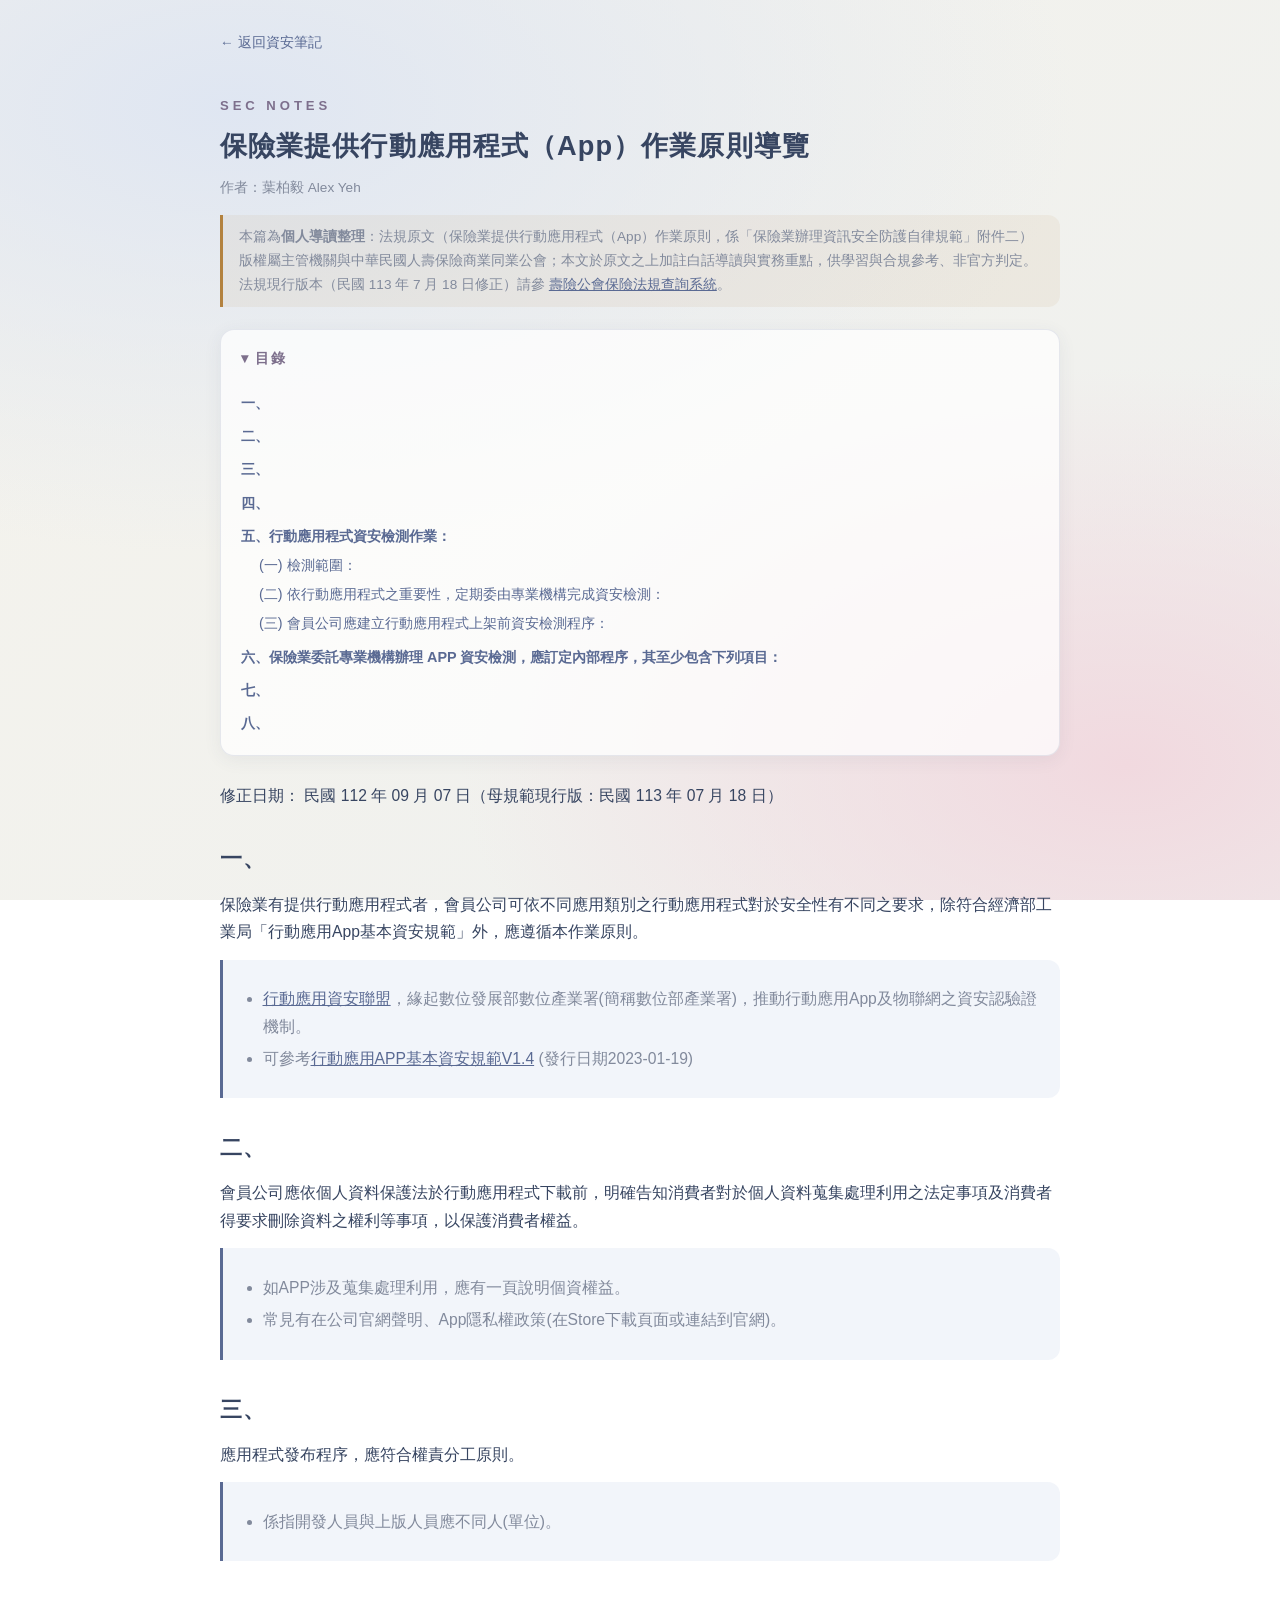
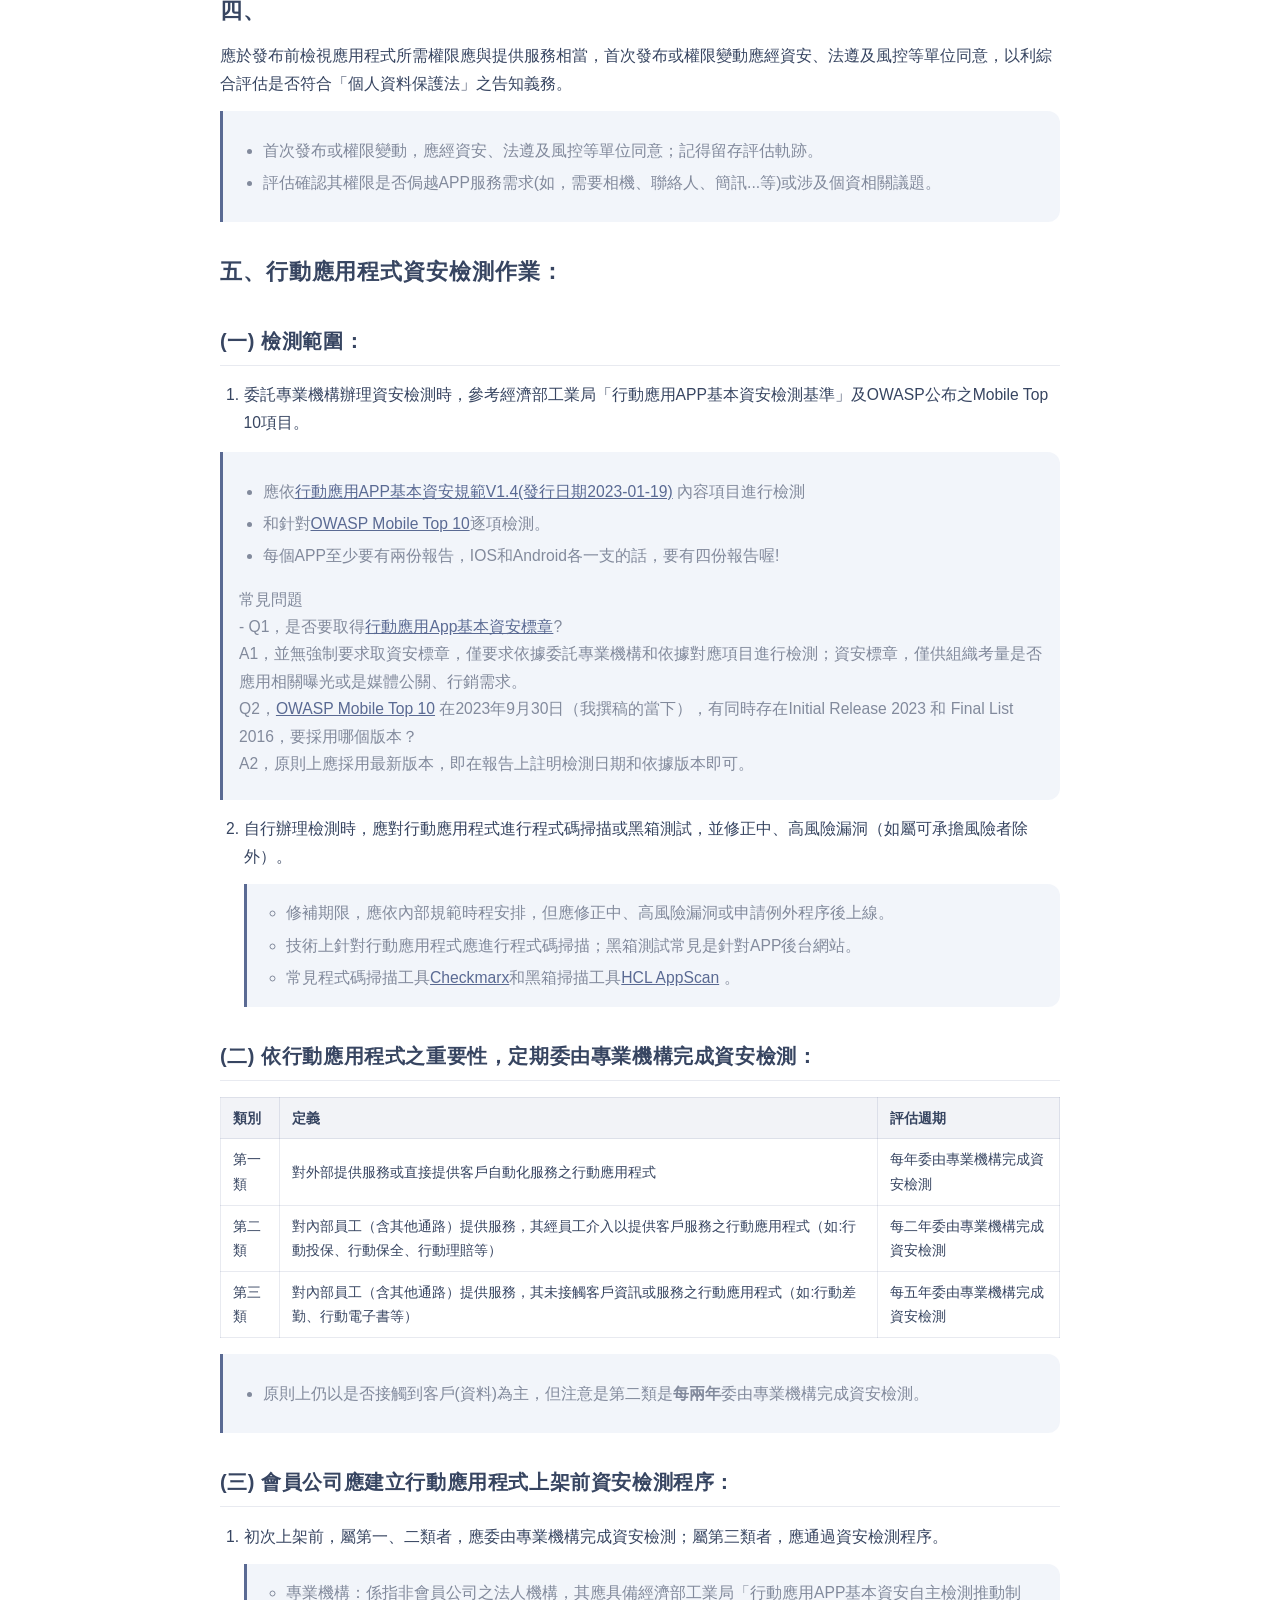
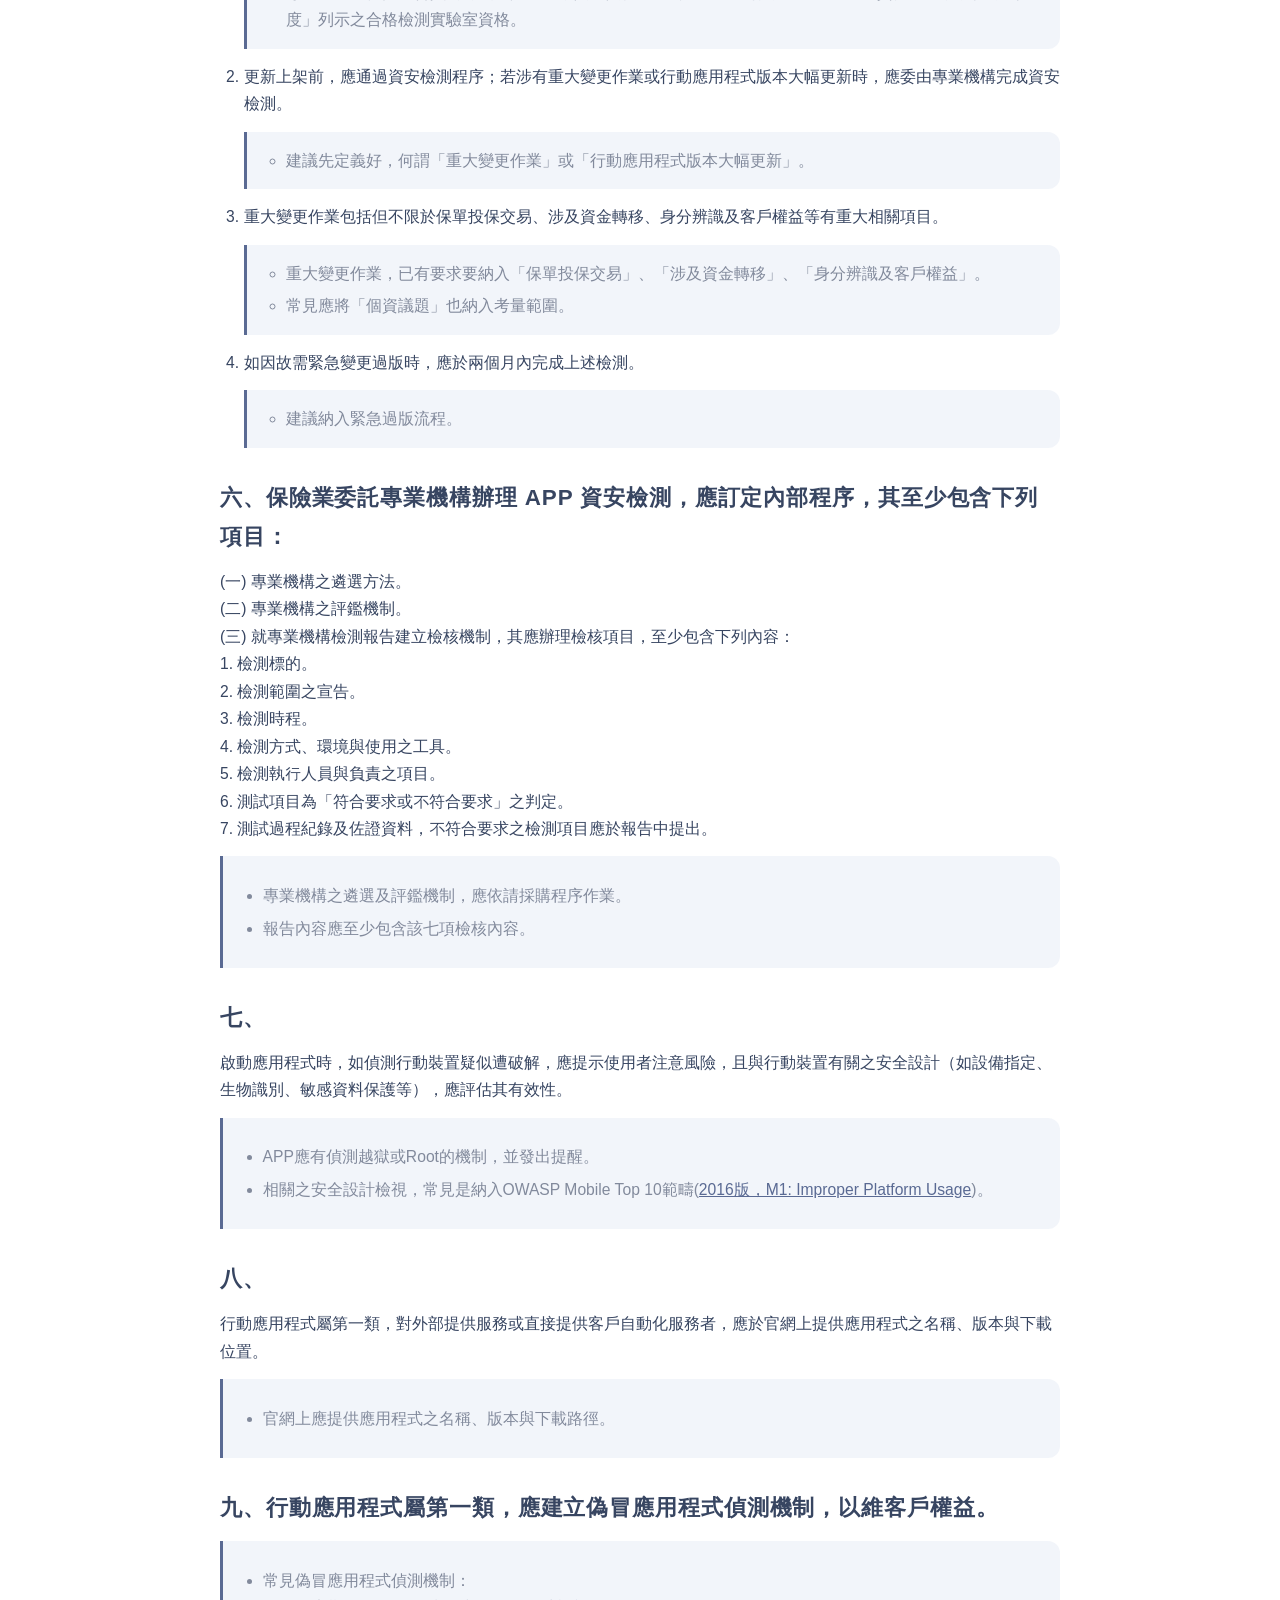
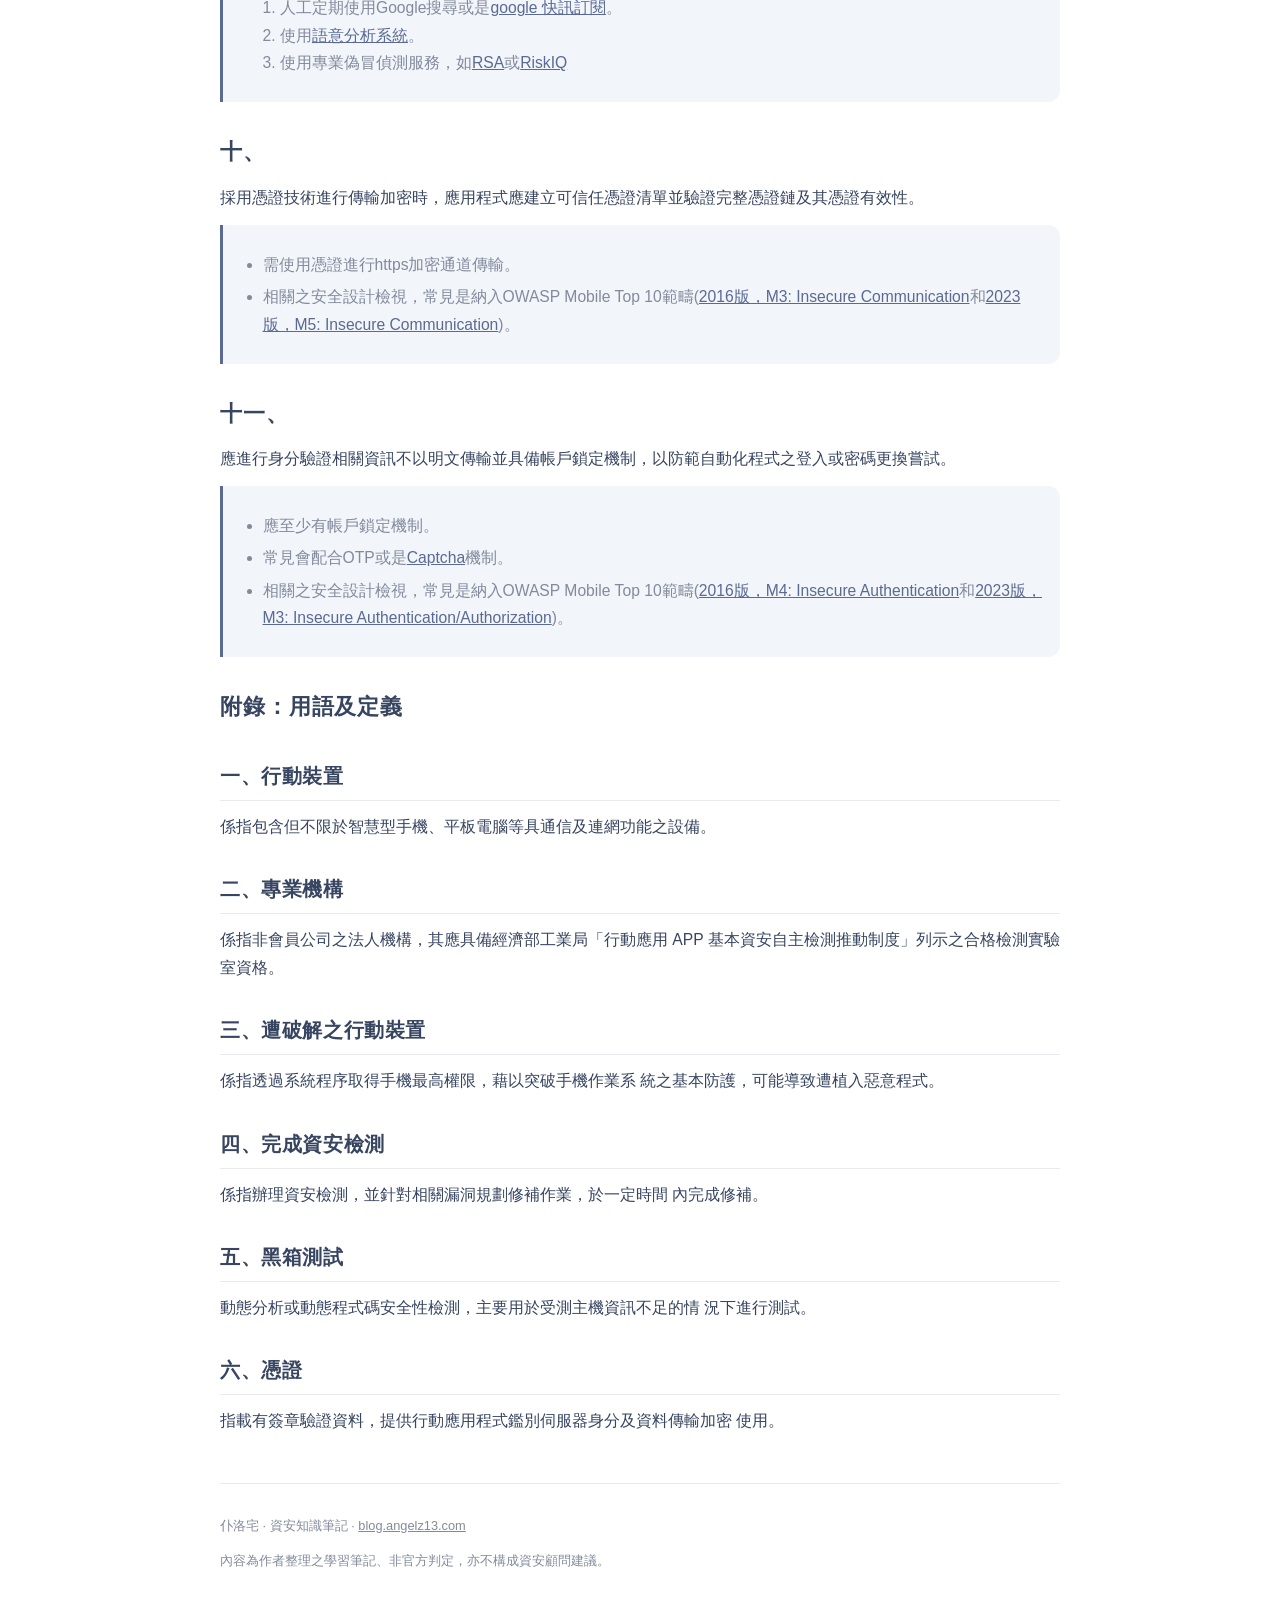
<file: articles/mobile-app.html>
<!DOCTYPE html>
<html lang="zh-Hant-TW">
<head>
<meta charset="UTF-8">
<meta http-equiv="Content-Security-Policy" content="default-src 'self'; connect-src 'none'; img-src 'self' data:; style-src 'self' 'unsafe-inline'">
<meta name="viewport" content="width=device-width, initial-scale=1.0">
<meta name="description" content="保險業 App 作業原則實務導讀：行動應用程式分類與資安檢測週期、上架前檢測程序、委託專業機構辦理檢測應訂內部程序，附白話解說。係「保險業辦理資訊安全防護自律規範」附件二。">
<meta name="author" content="葉柏毅 Alex Yeh">
<title>保險業提供行動應用程式（App）作業原則導覽｜仆洛宅資安筆記</title>
<meta property="og:type" content="article">
<meta property="og:title" content="保險業提供行動應用程式（App）作業原則導覽">
<meta property="og:description" content="保險業 App 作業原則實務導讀：行動應用程式分類與資安檢測週期、上架前檢測程序、委託專業機構辦理檢測應訂內部程序，附白話解說。係「保險業辦理資訊安全防護自律規範」附件二。">
<meta property="og:url" content="https://blog.angelz13.com/articles/mobile-app">
<meta property="og:image" content="https://blog.angelz13.com/assets/avatar.png">
<link rel="canonical" href="https://blog.angelz13.com/articles/mobile-app">
<link rel="icon" type="image/png" href="../assets/avatar.png">
<link rel="apple-touch-icon" href="../assets/avatar.png">
<link rel="stylesheet" href="../css/brand.css">
</head>
<body>
<div class="page">
  <a class="back-link" href="../">← 返回資安筆記</a>
  <div class="kicker">SEC NOTES</div>
  <h1>保險業提供行動應用程式（App）作業原則導覽</h1>
  <p class="article-meta">作者：葉柏毅 Alex Yeh</p>
  <div class="attribution">本篇為<strong>個人導讀整理</strong>：法規原文（保險業提供行動應用程式（App）作業原則，係「保險業辦理資訊安全防護自律規範」附件二）版權屬主管機關與中華民國人壽保險商業同業公會；本文於原文之上加註白話導讀與實務重點，供學習與合規參考、非官方判定。法規現行版本（民國 113 年 7 月 18 日修正）請參 <a href="https://law.lia-roc.org.tw/Law/Content?lsid=FL072726" rel="noopener" target="_blank">壽險公會保險法規查詢系統</a>。</div>
  <details class="toc-box" open>
  <summary>目錄</summary>
  <div class="toc">
<ul>
<li><a href="#_1">一、</a></li>
<li><a href="#_2">二、</a></li>
<li><a href="#_3">三、</a></li>
<li><a href="#_4">四、</a></li>
<li><a href="#_5">五、行動應用程式資安檢測作業：</a><ul>
<li><a href="#_6">(一) 檢測範圍：</a></li>
<li><a href="#_7">(二) 依行動應用程式之重要性，定期委由專業機構完成資安檢測：</a></li>
<li><a href="#_8">(三) 會員公司應建立行動應用程式上架前資安檢測程序：</a></li>
</ul>
</li>
<li><a href="#app">六、保險業委託專業機構辦理 APP 資安檢測，應訂定內部程序，其至少包含下列項目：</a></li>
<li><a href="#_9">七、</a></li>
<li><a href="#_10">八、</a></li>
<li><a href="#_11">九、行動應用程式屬第一類，應建立偽冒應用程式偵測機制，以維客戶權益。</a></li>
<li><a href="#_12">十、</a></li>
<li><a href="#_13">十一、</a></li>
<li><a href="#_14">附錄：用語及定義</a><ul>
<li><a href="#_15">一、行動裝置</a></li>
<li><a href="#_16">二、專業機構</a></li>
<li><a href="#_17">三、遭破解之行動裝置</a></li>
<li><a href="#_18">四、完成資安檢測</a></li>
<li><a href="#_19">五、黑箱測試</a></li>
<li><a href="#_20">六、憑證</a></li>
</ul>
</li>
</ul>
</div>
</details>
  <article class="article-body">
<p>修正日期：   民國 112 年 09 月 07 日（母規範現行版：民國 113 年 07 月 18 日）</p>
<h1 id="_1">一、</h1>
<p>保險業有提供行動應用程式者，會員公司可依不同應用類別之行動應用程式對於安全性有不同之要求，除符合經濟部工業局「行動應用App基本資安規範」外，應遵循本作業原則。</p>
<blockquote>
<ul>
<li><a href="https://www.mas.org.tw/download/app">行動應用資安聯盟</a>，緣起數位發展部數位產業署(簡稱數位部產業署)，推動行動應用App及物聯網之資安認驗證機制。</li>
<li>可參考<a href="https://www.mas.org.tw/storage/files/7283/original/1188011663c8afb079415.pdf">行動應用APP基本資安規範V1.4</a> (發行日期2023-01-19)</li>
</ul>
</blockquote>
<h1 id="_2">二、</h1>
<p>會員公司應依個人資料保護法於行動應用程式下載前，明確告知消費者對於個人資料蒐集處理利用之法定事項及消費者得要求刪除資料之權利等事項，以保護消費者權益。</p>
<blockquote>
<ul>
<li>如APP涉及蒐集處理利用，應有一頁說明個資權益。</li>
<li>常見有在公司官網聲明、App隱私權政策(在Store下載頁面或連結到官網)。</li>
</ul>
</blockquote>
<h1 id="_3">三、</h1>
<p>應用程式發布程序，應符合權責分工原則。</p>
<blockquote>
<ul>
<li>係指開發人員與上版人員應不同人(單位)。</li>
</ul>
</blockquote>
<h1 id="_4">四、</h1>
<p>應於發布前檢視應用程式所需權限應與提供服務相當，首次發布或權限變動應經資安、法遵及風控等單位同意，以利綜合評估是否符合「個人資料保護法」之告知義務。</p>
<blockquote>
<ul>
<li>首次發布或權限變動，應經資安、法遵及風控等單位同意；記得留存評估軌跡。</li>
<li>評估確認其權限是否侷越APP服務需求(如，需要相機、聯絡人、簡訊...等)或涉及個資相關議題。</li>
</ul>
</blockquote>
<h1 id="_5">五、行動應用程式資安檢測作業：</h1>
<h2 id="_6">(一)  檢測範圍：</h2>
<ol>
<li>委託專業機構辦理資安檢測時，參考經濟部工業局「行動應用APP基本資安檢測基準」及OWASP公布之Mobile Top 10項目。</li>
</ol>
<blockquote>
<ul>
<li>應依<a href="https://www.mas.org.tw/storage/files/7283/original/1188011663c8afb079415.pdf">行動應用APP基本資安規範V1.4(發行日期2023-01-19)</a> 內容項目進行檢測</li>
<li>和針對<a href="https://owasp.org/www-project-mobile-top-10/">OWASP Mobile Top 10</a>逐項檢測。</li>
<li>每個APP至少要有兩份報告，IOS和Android各一支的話，要有四份報告喔!</li>
</ul>
<p>常見問題<br />
- Q1，是否要取得<a href="https://www.mas.org.tw/app/passed">行動應用App基本資安標章</a>?<br />
  A1，並無強制要求取資安標章，僅要求依據委託專業機構和依據對應項目進行檢測；資安標章，僅供組織考量是否應用相關曝光或是媒體公關、行銷需求。<br />
  Q2，<a href="https://owasp.org/www-project-mobile-top-10/">OWASP Mobile Top 10</a> 在2023年9月30日（我撰稿的當下），有同時存在Initial Release 2023 和 Final List 2016，要採用哪個版本？<br />
  A2，原則上應採用最新版本，即在報告上註明檢測日期和依據版本即可。</p>
</blockquote>
<ol start="2">
<li>自行辦理檢測時，應對行動應用程式進行程式碼掃描或黑箱測試，並修正中、高風險漏洞（如屬可承擔風險者除外）。<blockquote>
<ul>
<li>修補期限，應依內部規範時程安排，但應修正中、高風險漏洞或申請例外程序後上線。</li>
<li>技術上針對行動應用程式應進行程式碼掃描；黑箱測試常見是針對APP後台網站。</li>
<li>常見程式碼掃描工具<a href="https://checkmarx.com/zh/product/cxsast-source-code-scanning/">Checkmarx</a>和黑箱掃描工具<a href="https://www.hcltechsw.cn/product/appscan/products/appscan-enterprise">HCL AppScan</a> 。</li>
</ul>
</blockquote>
</li>
</ol>
<h2 id="_7">(二)  依行動應用程式之重要性，定期委由專業機構完成資安檢測：</h2>
<table>
<thead>
<tr>
<th>類別</th>
<th>定義</th>
<th>評估週期</th>
</tr>
</thead>
<tbody>
<tr>
<td>第一類</td>
<td>對外部提供服務或直接提供客戶自動化服務之行動應用程式</td>
<td>每年委由專業機構完成資安檢測</td>
</tr>
<tr>
<td>第二類</td>
<td>對內部員工（含其他通路）提供服務，其經員工介入以提供客戶服務之行動應用程式（如:行動投保、行動保全、行動理賠等）</td>
<td>每二年委由專業機構完成資安檢測</td>
</tr>
<tr>
<td>第三類</td>
<td>對內部員工（含其他通路）提供服務，其未接觸客戶資訊或服務之行動應用程式（如:行動差勤、行動電子書等）</td>
<td>每五年委由專業機構完成資安檢測</td>
</tr>
</tbody>
</table>
<blockquote>
<ul>
<li>原則上仍以是否接觸到客戶(資料)為主，但注意是第二類是<strong>每兩年</strong>委由專業機構完成資安檢測。</li>
</ul>
</blockquote>
<h2 id="_8">(三)  會員公司應建立行動應用程式上架前資安檢測程序：</h2>
<ol>
<li>
<p>初次上架前，屬第一、二類者，應委由專業機構完成資安檢測；屬第三類者，應通過資安檢測程序。</p>
<blockquote>
<ul>
<li>專業機構：係指非會員公司之法人機構，其應具備經濟部工業局「行動應用APP基本資安自主檢測推動制度」列示之合格檢測實驗室資格。</li>
</ul>
</blockquote>
</li>
<li>
<p>更新上架前，應通過資安檢測程序；若涉有重大變更作業或行動應用程式版本大幅更新時，應委由專業機構完成資安檢測。</p>
<blockquote>
<ul>
<li>建議先定義好，何謂「重大變更作業」或「行動應用程式版本大幅更新」。</li>
</ul>
</blockquote>
</li>
<li>
<p>重大變更作業包括但不限於保單投保交易、涉及資金轉移、身分辨識及客戶權益等有重大相關項目。</p>
<blockquote>
<ul>
<li>重大變更作業，已有要求要納入「保單投保交易」、「涉及資金轉移」、「身分辨識及客戶權益」。</li>
<li>常見應將「個資議題」也納入考量範圍。</li>
</ul>
</blockquote>
</li>
<li>
<p>如因故需緊急變更過版時，應於兩個月內完成上述檢測。</p>
<blockquote>
<ul>
<li>建議納入緊急過版流程。</li>
</ul>
</blockquote>
</li>
</ol>
<h1 id="app">六、保險業委託專業機構辦理 APP 資安檢測，應訂定內部程序，其至少包含下列項目：</h1>
<p>(一) 專業機構之遴選方法。<br />
(二) 專業機構之評鑑機制。<br />
(三) 就專業機構檢測報告建立檢核機制，其應辦理檢核項目，至少包含下列內容：<br />
1.  檢測標的。 <br />
2.  檢測範圍之宣告。<br />
3.  檢測時程。<br />
4.  檢測方式、環境與使用之工具。<br />
5.  檢測執行人員與負責之項目。<br />
6.  測試項目為「符合要求或不符合要求」之判定。<br />
7.  測試過程紀錄及佐證資料，不符合要求之檢測項目應於報告中提出。</p>
<blockquote>
<ul>
<li>專業機構之遴選及評鑑機制，應依請採購程序作業。</li>
<li>報告內容應至少包含該七項檢核內容。</li>
</ul>
</blockquote>
<h1 id="_9">七、</h1>
<p>啟動應用程式時，如偵測行動裝置疑似遭破解，應提示使用者注意風險，且與行動裝置有關之安全設計（如設備指定、生物識別、敏感資料保護等），應評估其有效性。</p>
<blockquote>
<ul>
<li>APP應有偵測越獄或Root的機制，並發出提醒。</li>
<li>相關之安全設計檢視，常見是納入OWASP Mobile Top 10範疇(<a href="https://owasp.org/www-project-mobile-top-10/2016-risks/m1-improper-platform-usage">2016版，M1: Improper Platform Usage</a>)。</li>
</ul>
</blockquote>
<h1 id="_10">八、</h1>
<p>行動應用程式屬第一類，對外部提供服務或直接提供客戶自動化服務者，應於官網上提供應用程式之名稱、版本與下載位置。</p>
<blockquote>
<ul>
<li>官網上應提供應用程式之名稱、版本與下載路徑。</li>
</ul>
</blockquote>
<h1 id="_11">九、行動應用程式屬第一類，應建立偽冒應用程式偵測機制，以維客戶權益。</h1>
<blockquote>
<ul>
<li>常見偽冒應用程式偵測機制：<br />
1. 人工定期使用Google搜尋或是<a href="https://www.google.com.hk/alerts?hl=zh-TW">google 快訊訂閱</a>。<br />
2. 使用<a href="https://www.eland.com.tw/tornado-home-page.html">語意分析系統</a>。<br />
3. 使用專業偽冒偵測服務，如<a href="https://www.metaage.com.tw/brand_solution/68">RSA</a>或<a href="https://www.isecurity.com.tw/products/riskiq/">RiskIQ</a></li>
</ul>
</blockquote>
<h1 id="_12">十、</h1>
<p>採用憑證技術進行傳輸加密時，應用程式應建立可信任憑證清單並驗證完整憑證鏈及其憑證有效性。</p>
<blockquote>
<ul>
<li>需使用憑證進行https加密通道傳輸。</li>
<li>相關之安全設計檢視，常見是納入OWASP Mobile Top 10範疇(<a href="https://owasp.org/www-project-mobile-top-10/2016-risks/m3-insecure-communication">2016版，M3: Insecure Communication</a>和<a href="https://owasp.org/www-project-mobile-top-10/2023-risks/m5-insecure-communication.html">2023版，M5: Insecure Communication</a>)。</li>
</ul>
</blockquote>
<h1 id="_13">十一、</h1>
<p>應進行身分驗證相關資訊不以明文傳輸並具備帳戶鎖定機制，以防範自動化程式之登入或密碼更換嘗試。</p>
<blockquote>
<ul>
<li>應至少有帳戶鎖定機制。</li>
<li>常見會配合OTP或是<a href="https://support.google.com/a/answer/1217728?hl=zh-Hant">Captcha</a>機制。</li>
<li>相關之安全設計檢視，常見是納入OWASP Mobile Top 10範疇(<a href="https://owasp.org/www-project-mobile-top-10/2016-risks/m4-insecure-authentication">2016版，M4: Insecure Authentication</a>和<a href="https://owasp.org/www-project-mobile-top-10/2023-risks/m3-insecure-authentication-authorization.html">2023版，M3: Insecure Authentication/Authorization</a>)。</li>
</ul>
</blockquote>
<h1 id="_14">附錄：用語及定義</h1>
<h2 id="_15">一、行動裝置</h2>
<p>係指包含但不限於智慧型手機、平板電腦等具通信及連網功能之設備。</p>
<h2 id="_16">二、專業機構</h2>
<p>係指非會員公司之法人機構，其應具備經濟部工業局「行動應用 APP 基本資安自主檢測推動制度」列示之合格檢測實驗室資格。</p>
<h2 id="_17">三、遭破解之行動裝置</h2>
<p>係指透過系統程序取得手機最高權限，藉以突破手機作業系 統之基本防護，可能導致遭植入惡意程式。</p>
<h2 id="_18">四、完成資安檢測</h2>
<p>係指辦理資安檢測，並針對相關漏洞規劃修補作業，於一定時間 內完成修補。</p>
<h2 id="_19">五、黑箱測試</h2>
<p>動態分析或動態程式碼安全性檢測，主要用於受測主機資訊不足的情 況下進行測試。</p>
<h2 id="_20">六、憑證</h2>
<p>指載有簽章驗證資料，提供行動應用程式鑑別伺服器身分及資料傳輸加密 使用。</p>
  </article>
  <footer>
    <p>仆洛宅 · 資安知識筆記 · <a href="../">blog.angelz13.com</a></p>
    <p>內容為作者整理之學習筆記、非官方判定，亦不構成資安顧問建議。</p>
  </footer>
</div>
</body>
</html>
</file>
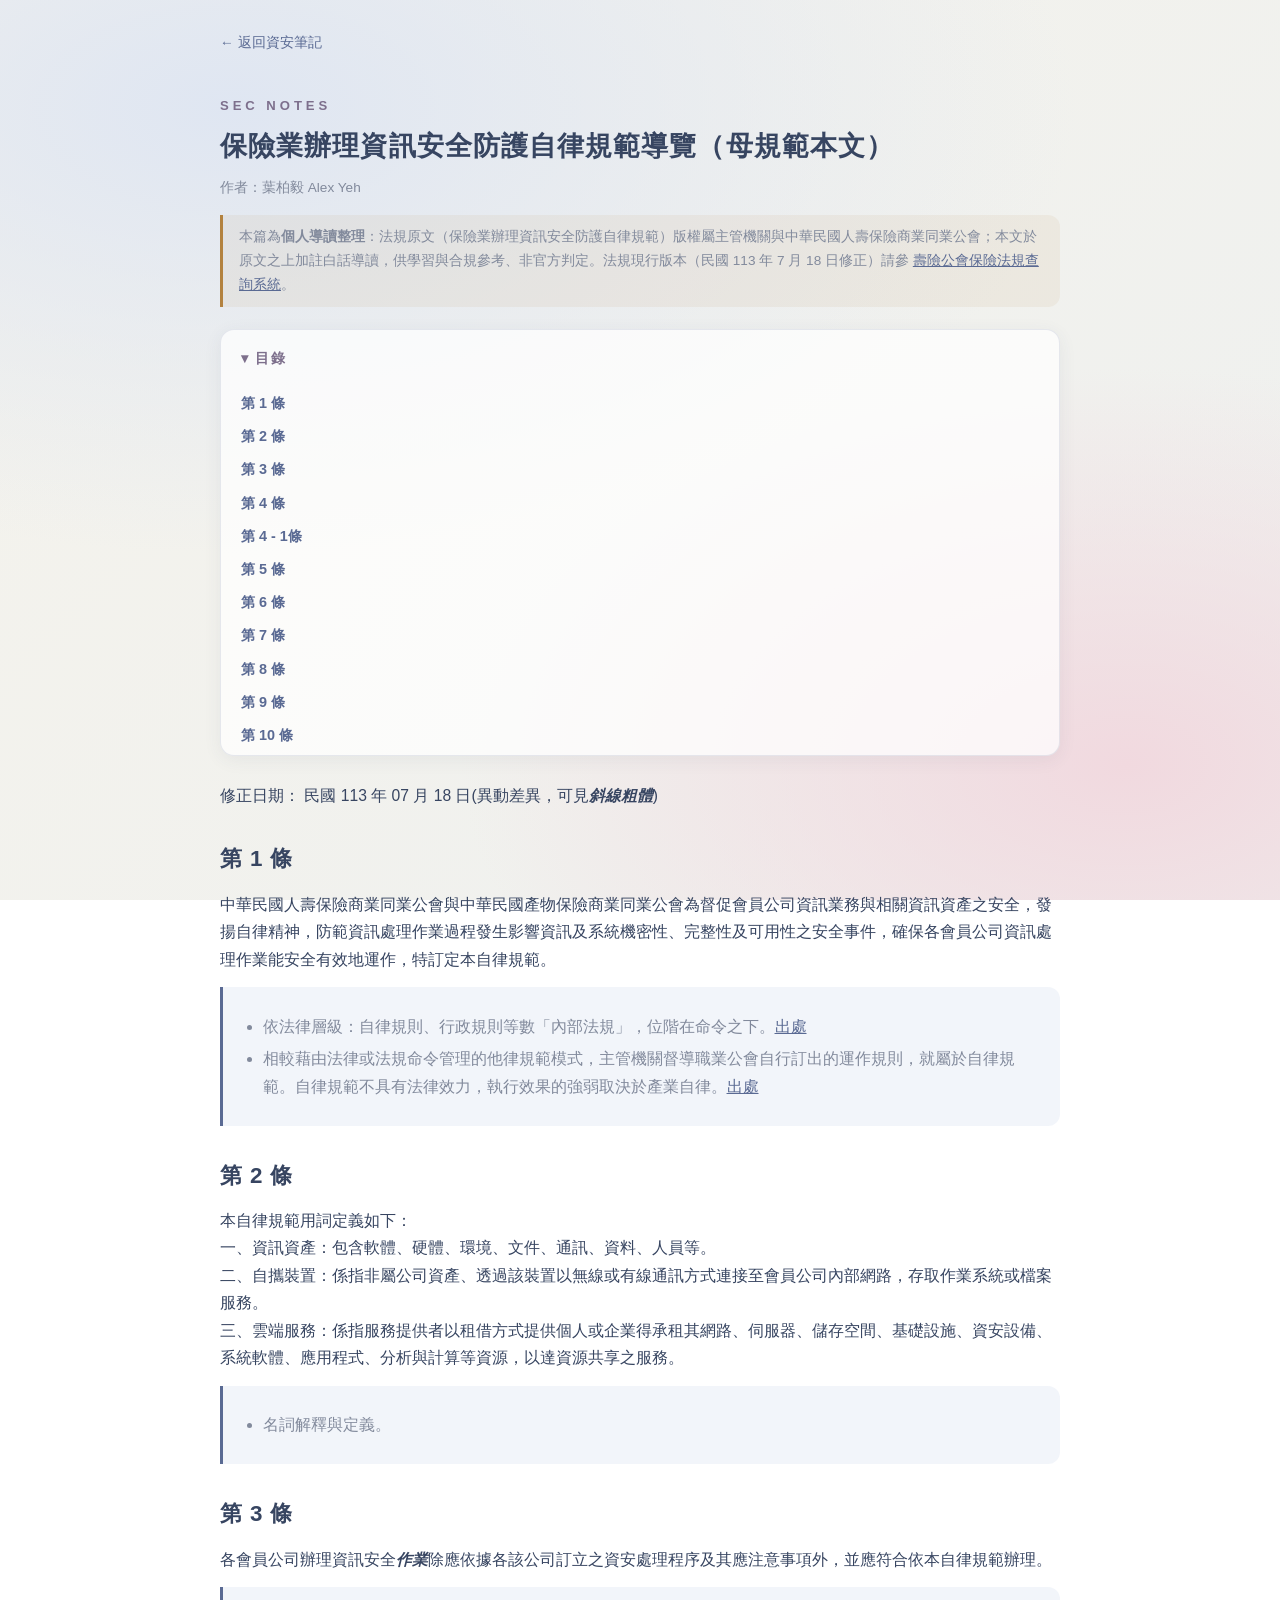
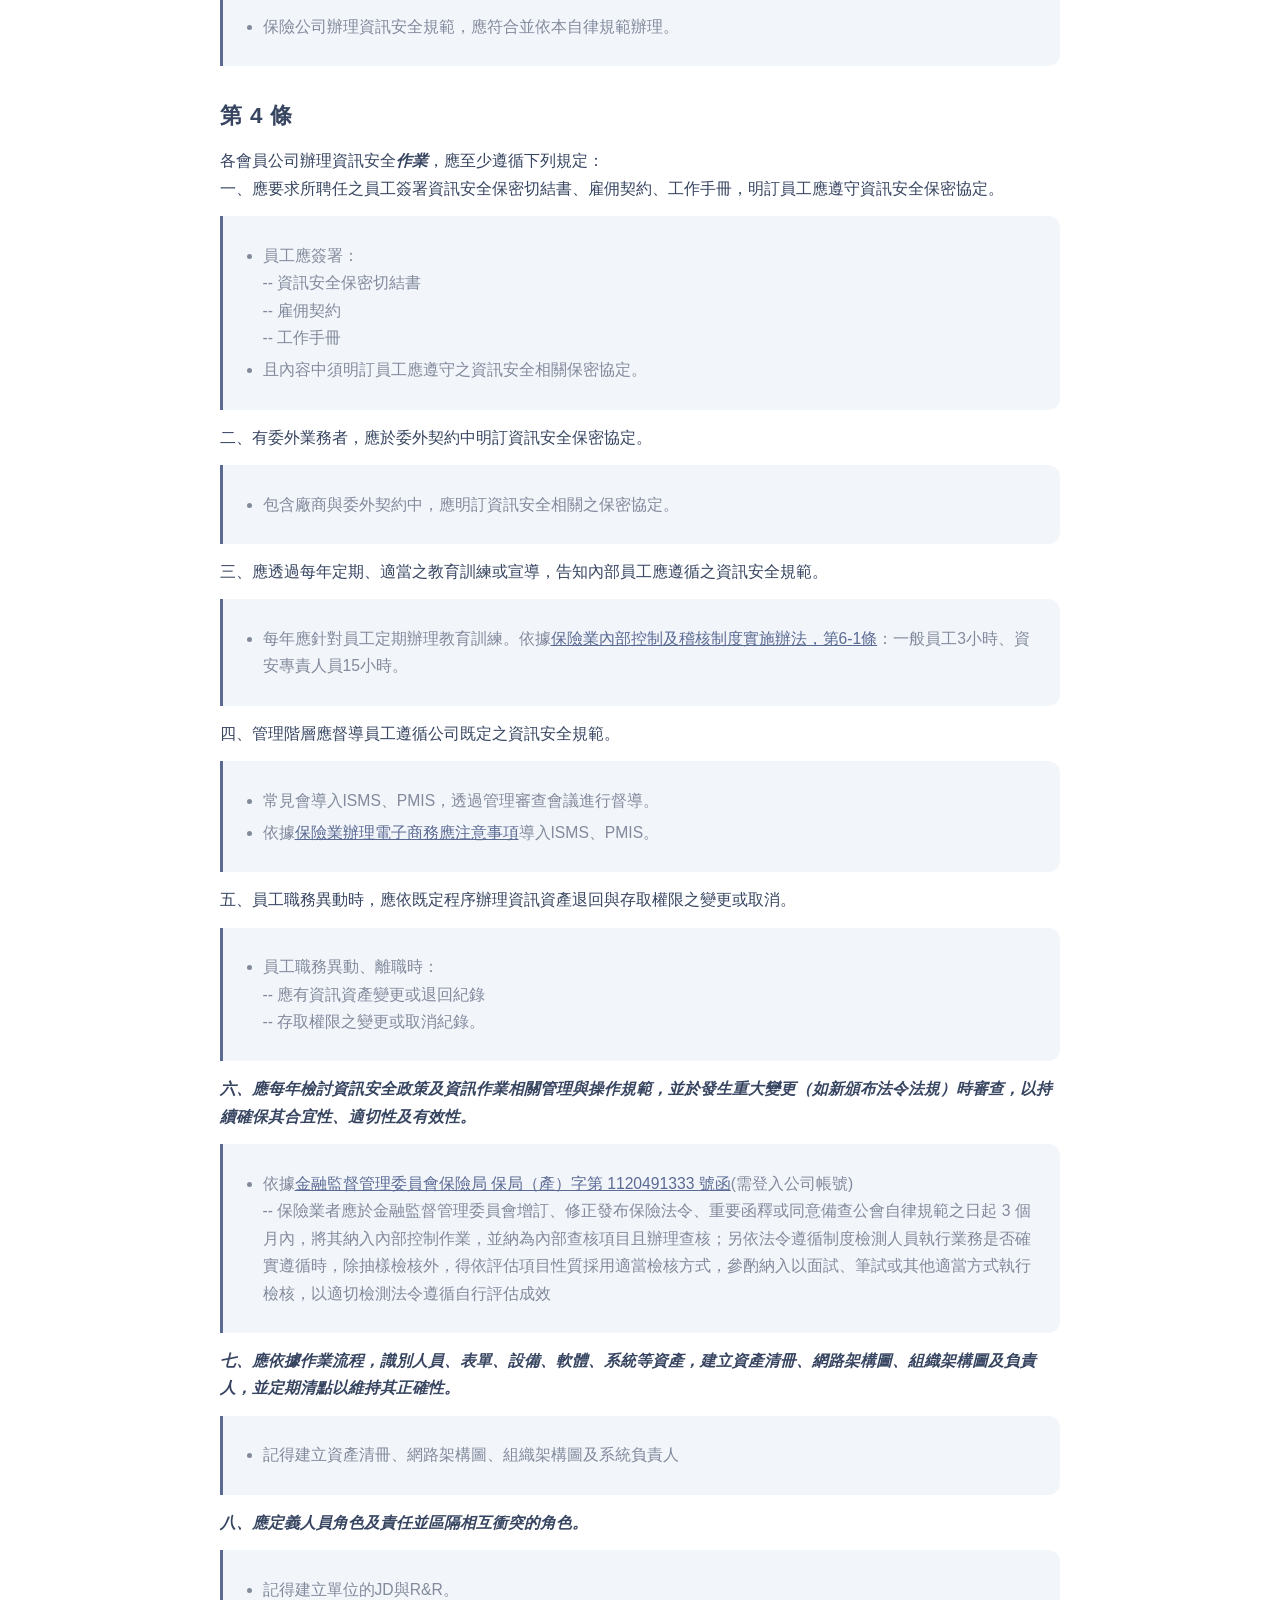
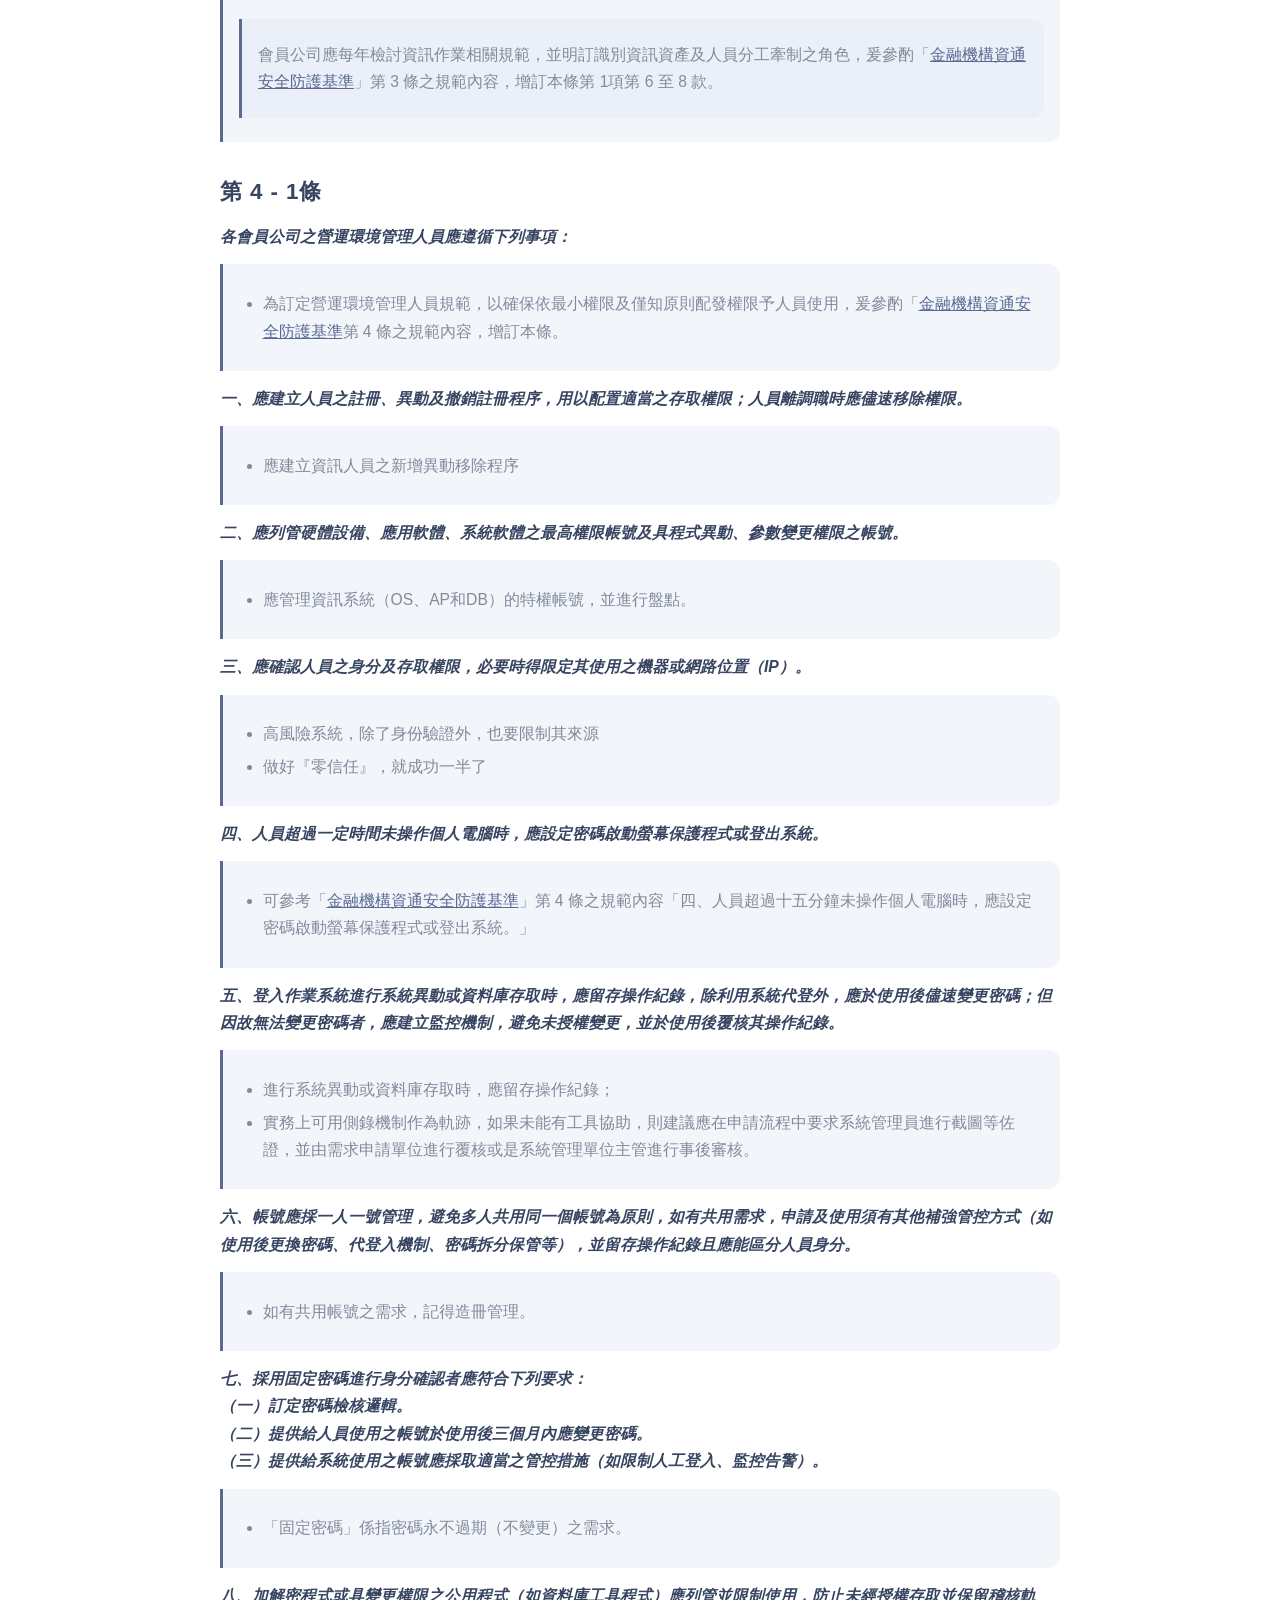
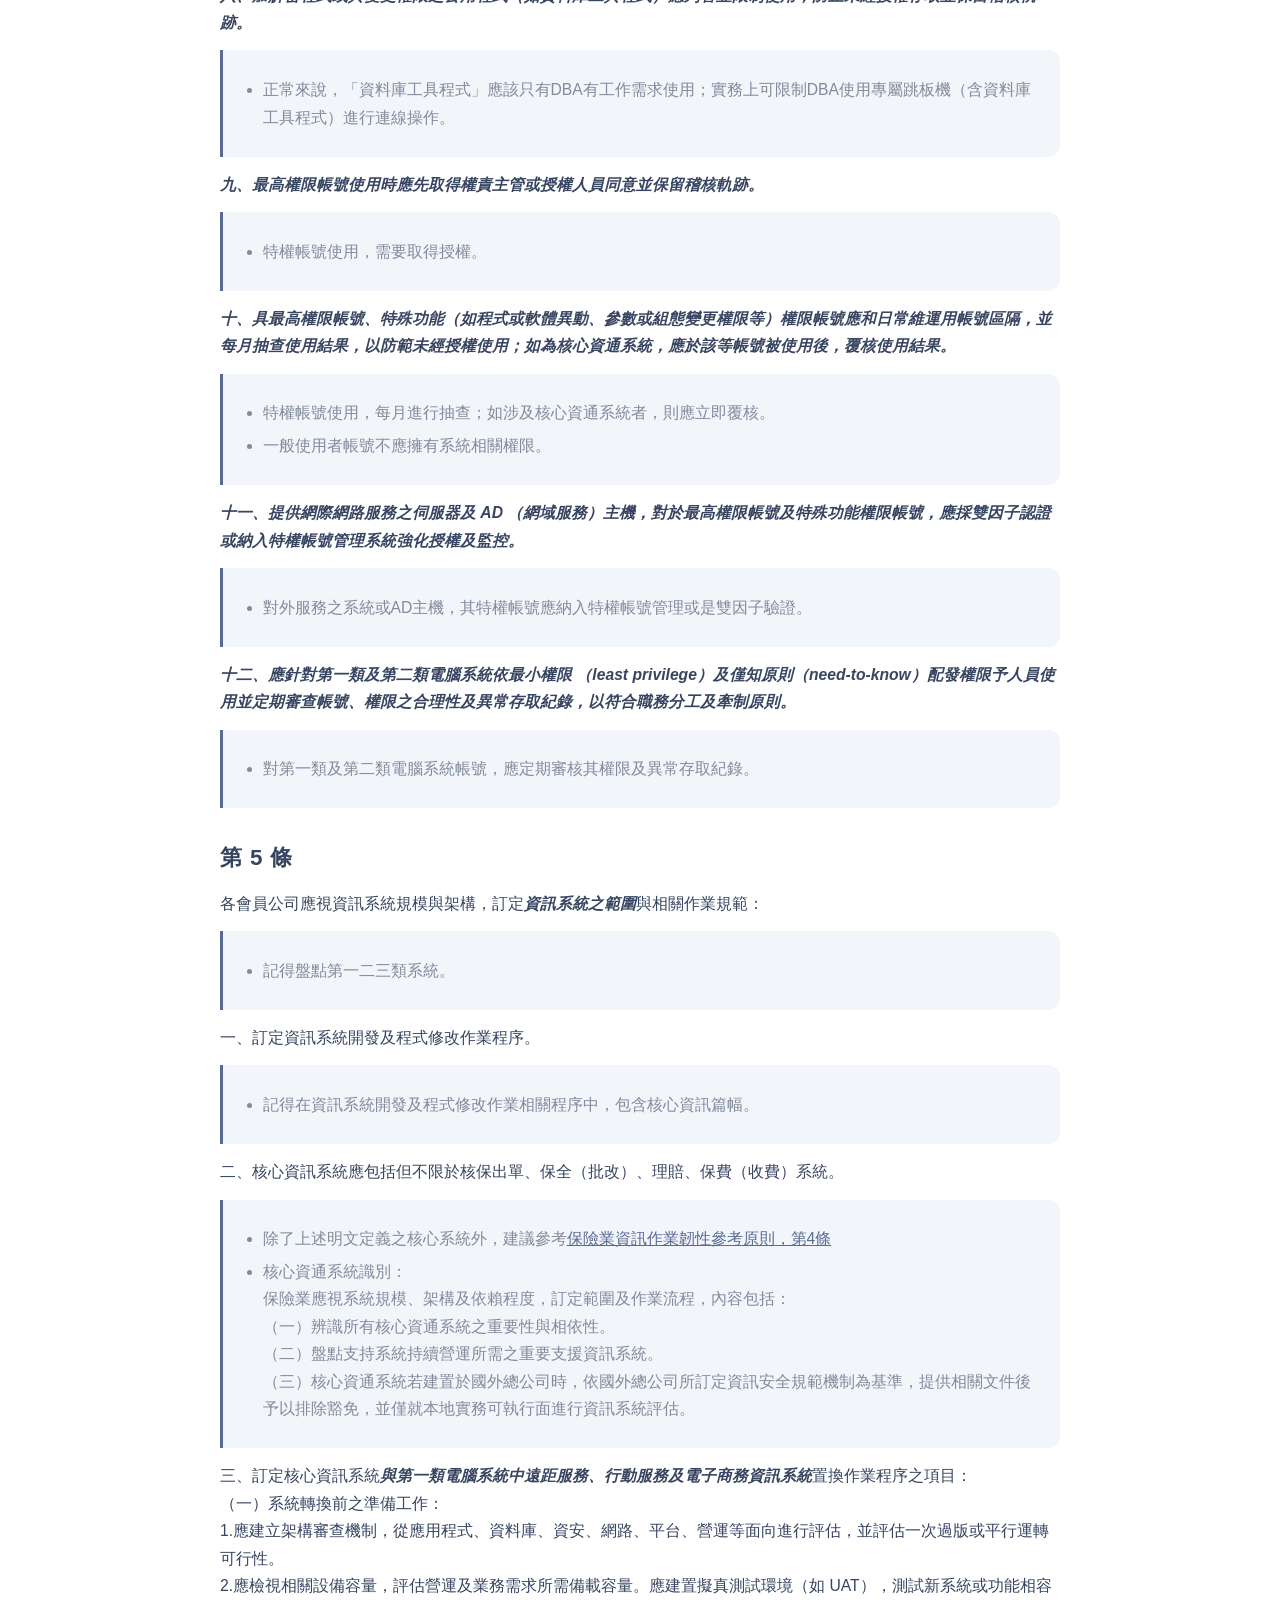
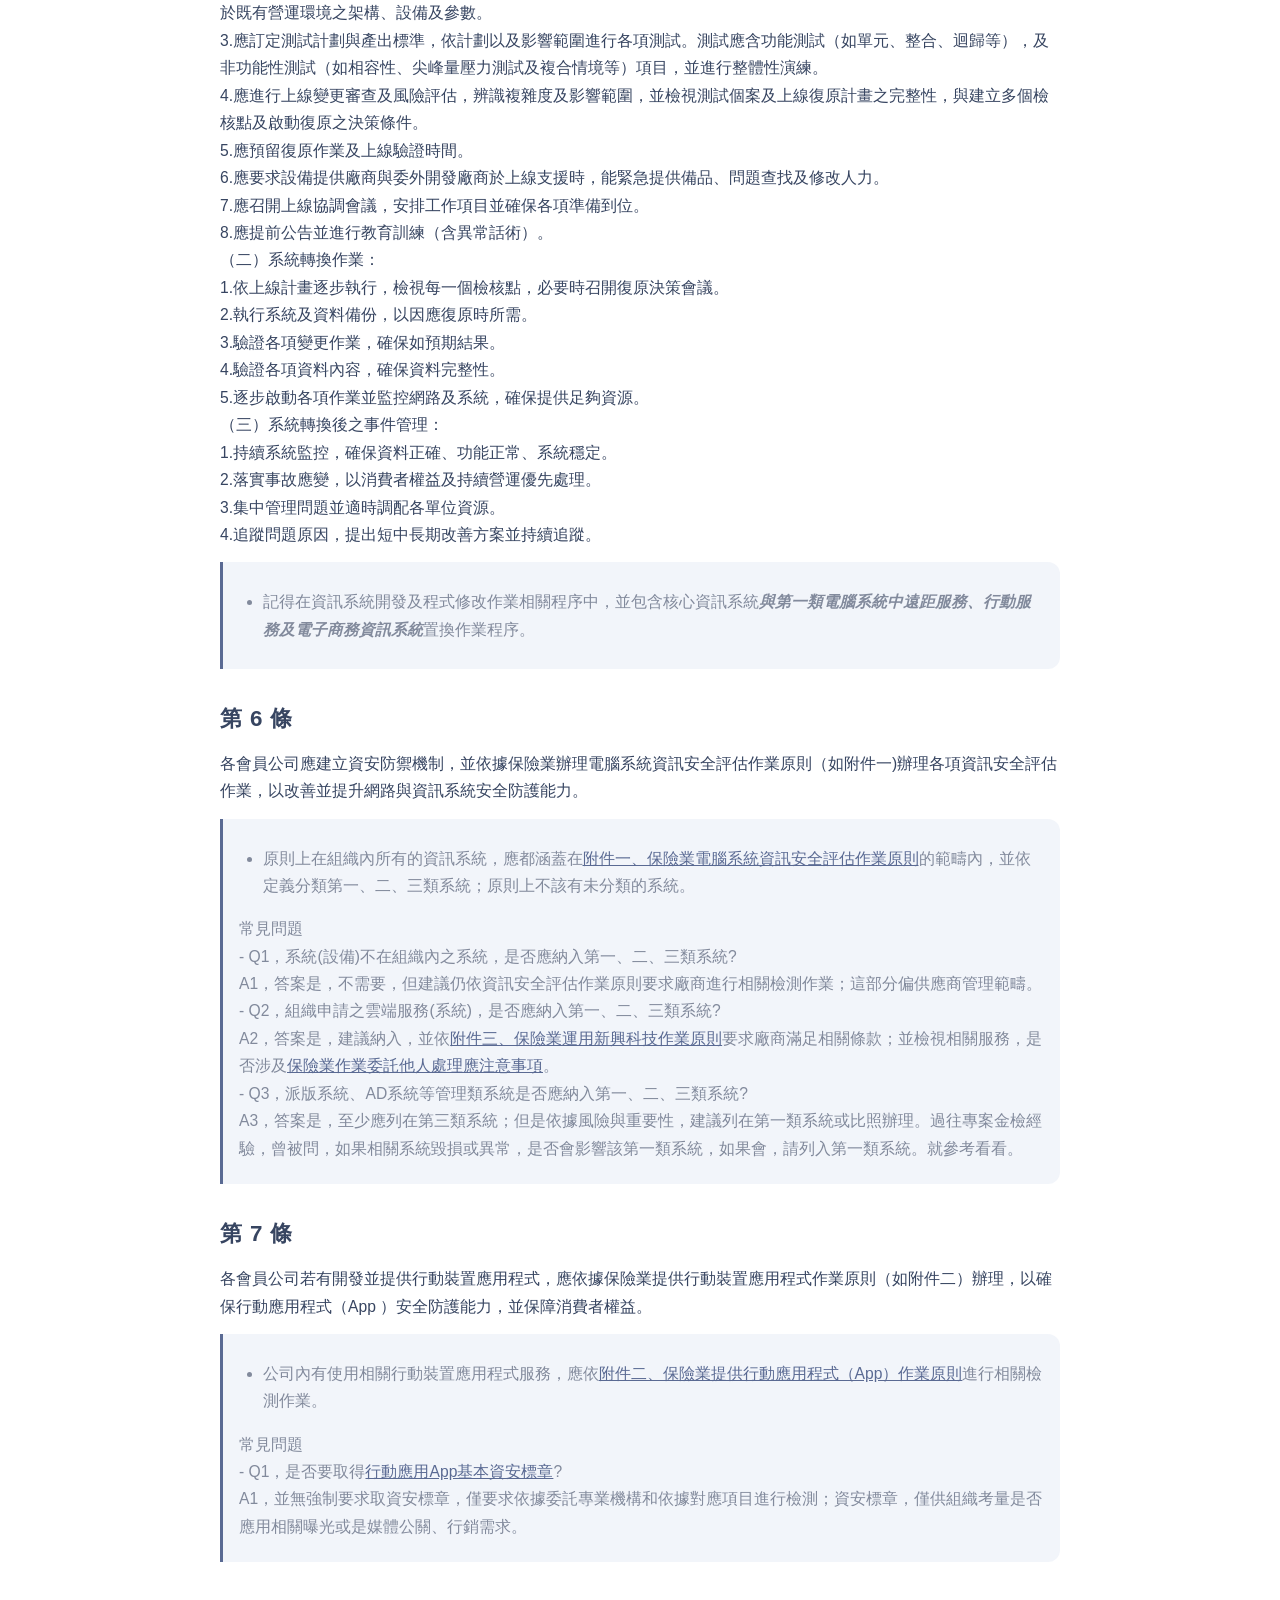
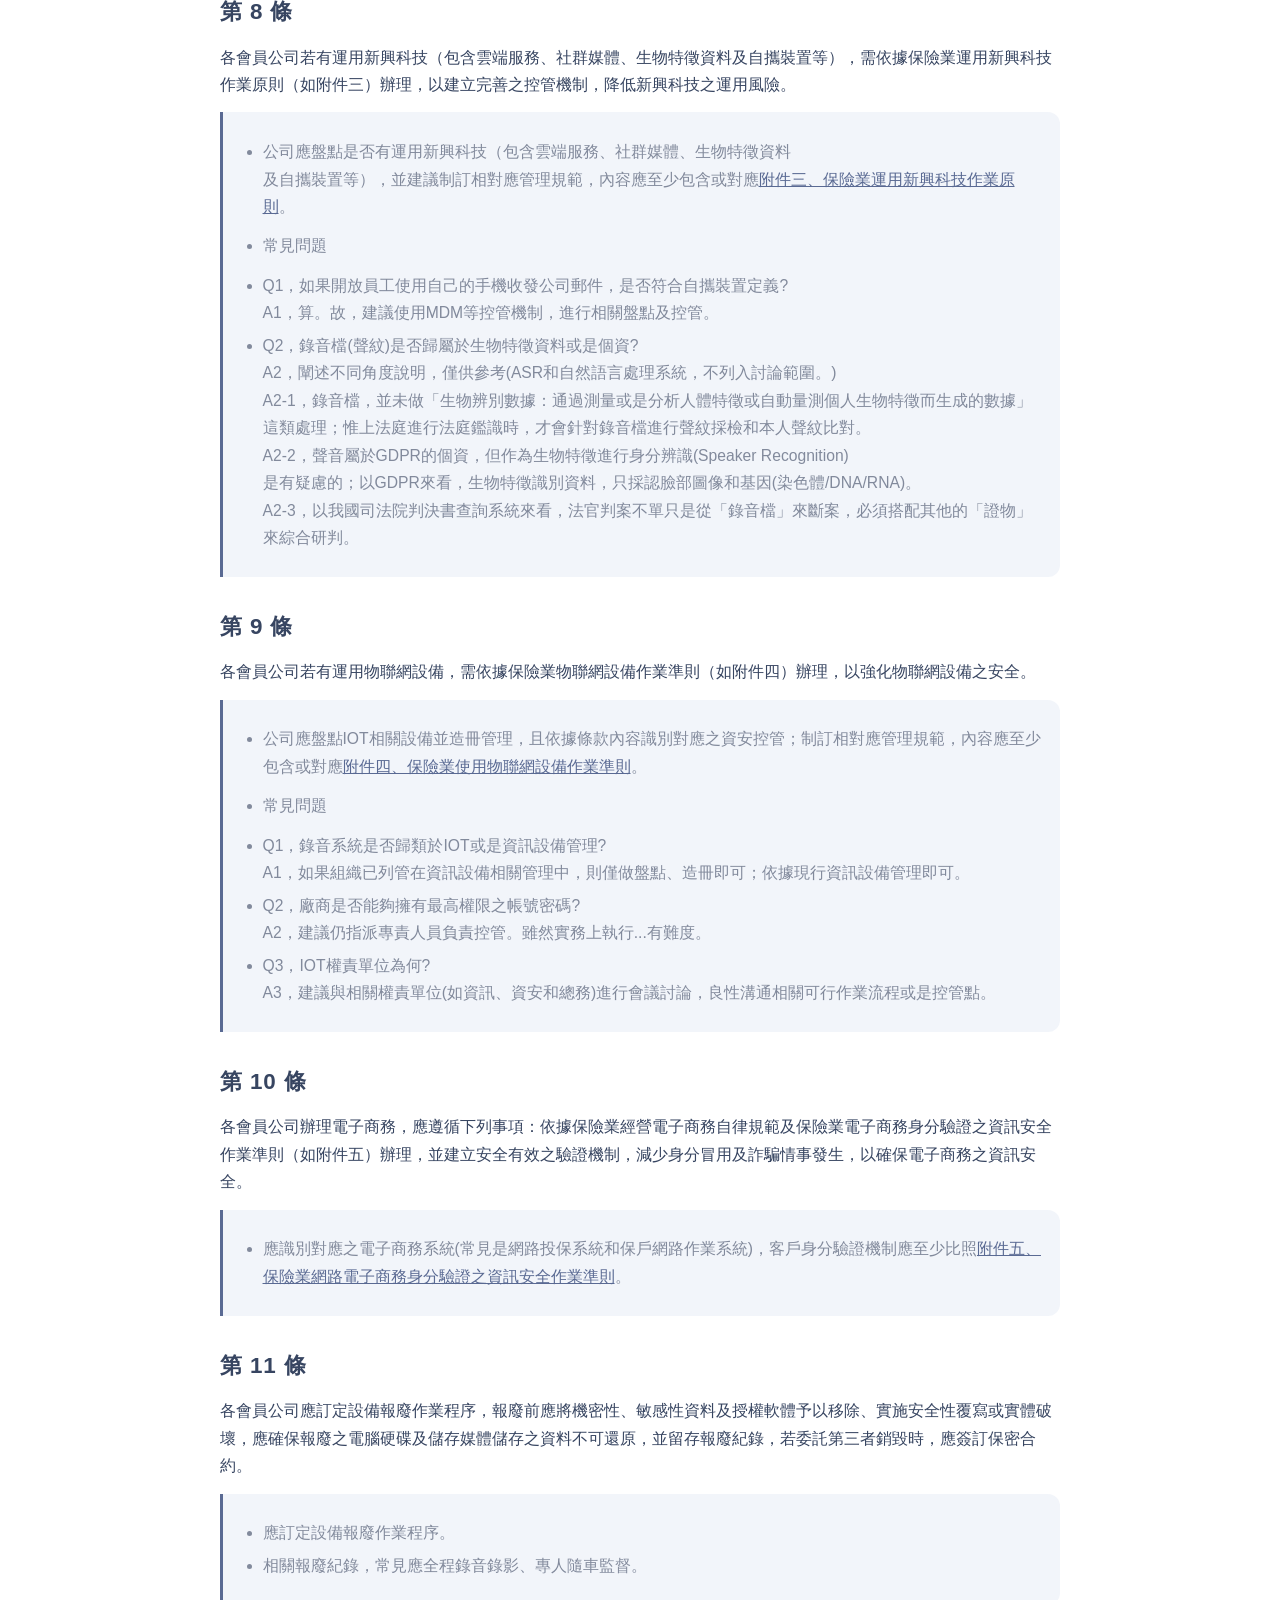
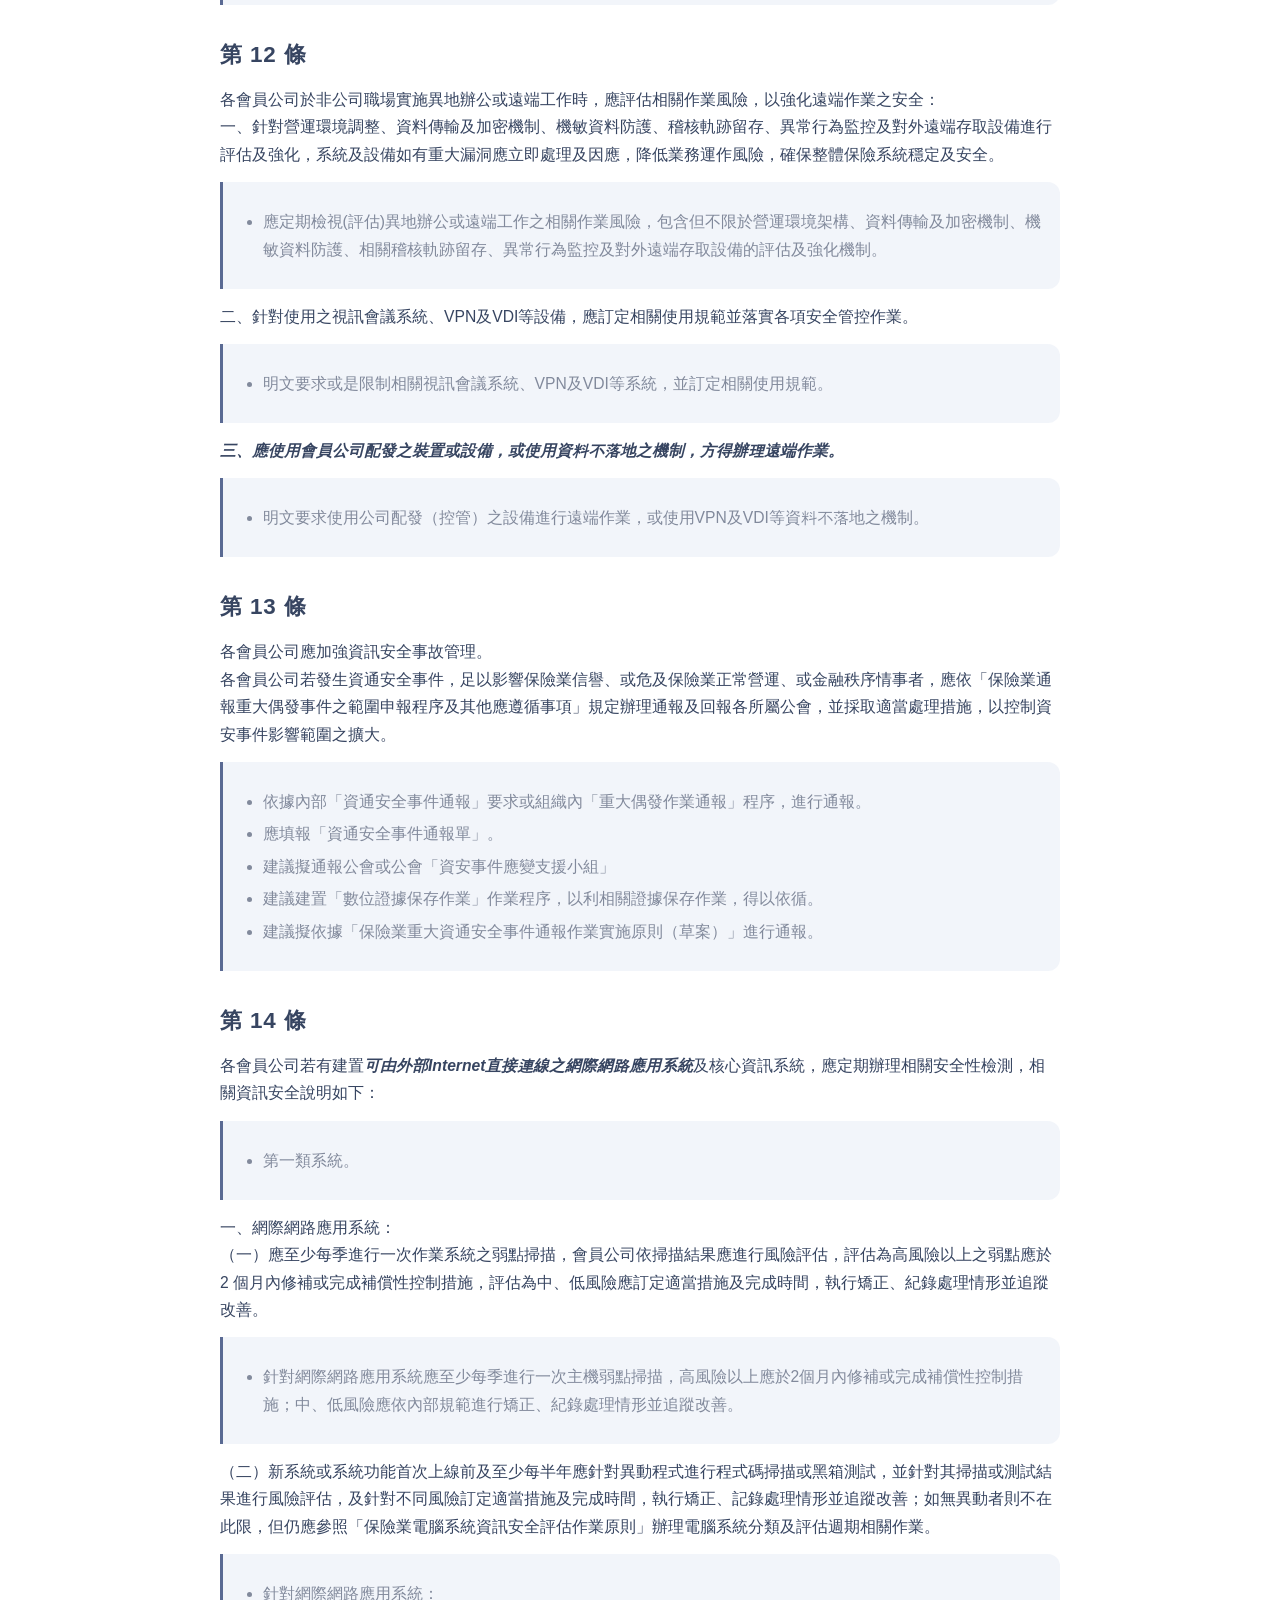
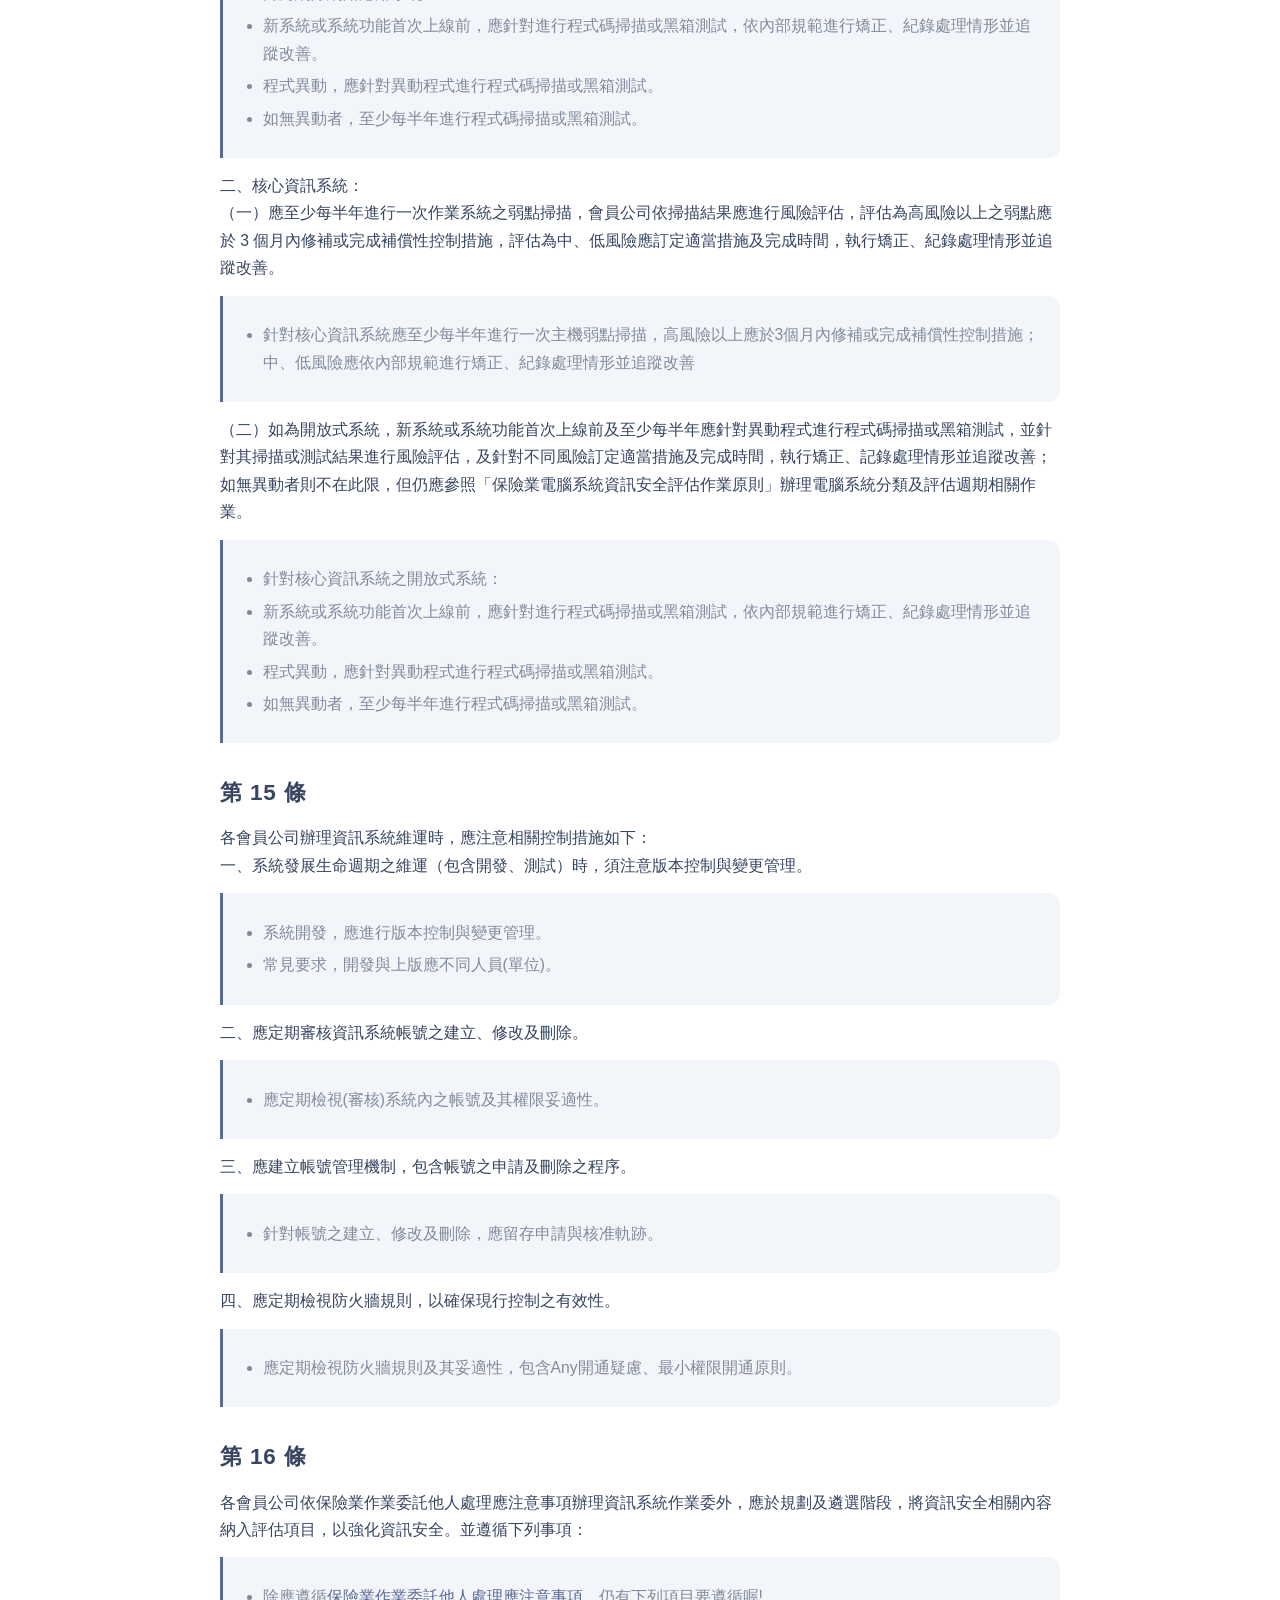
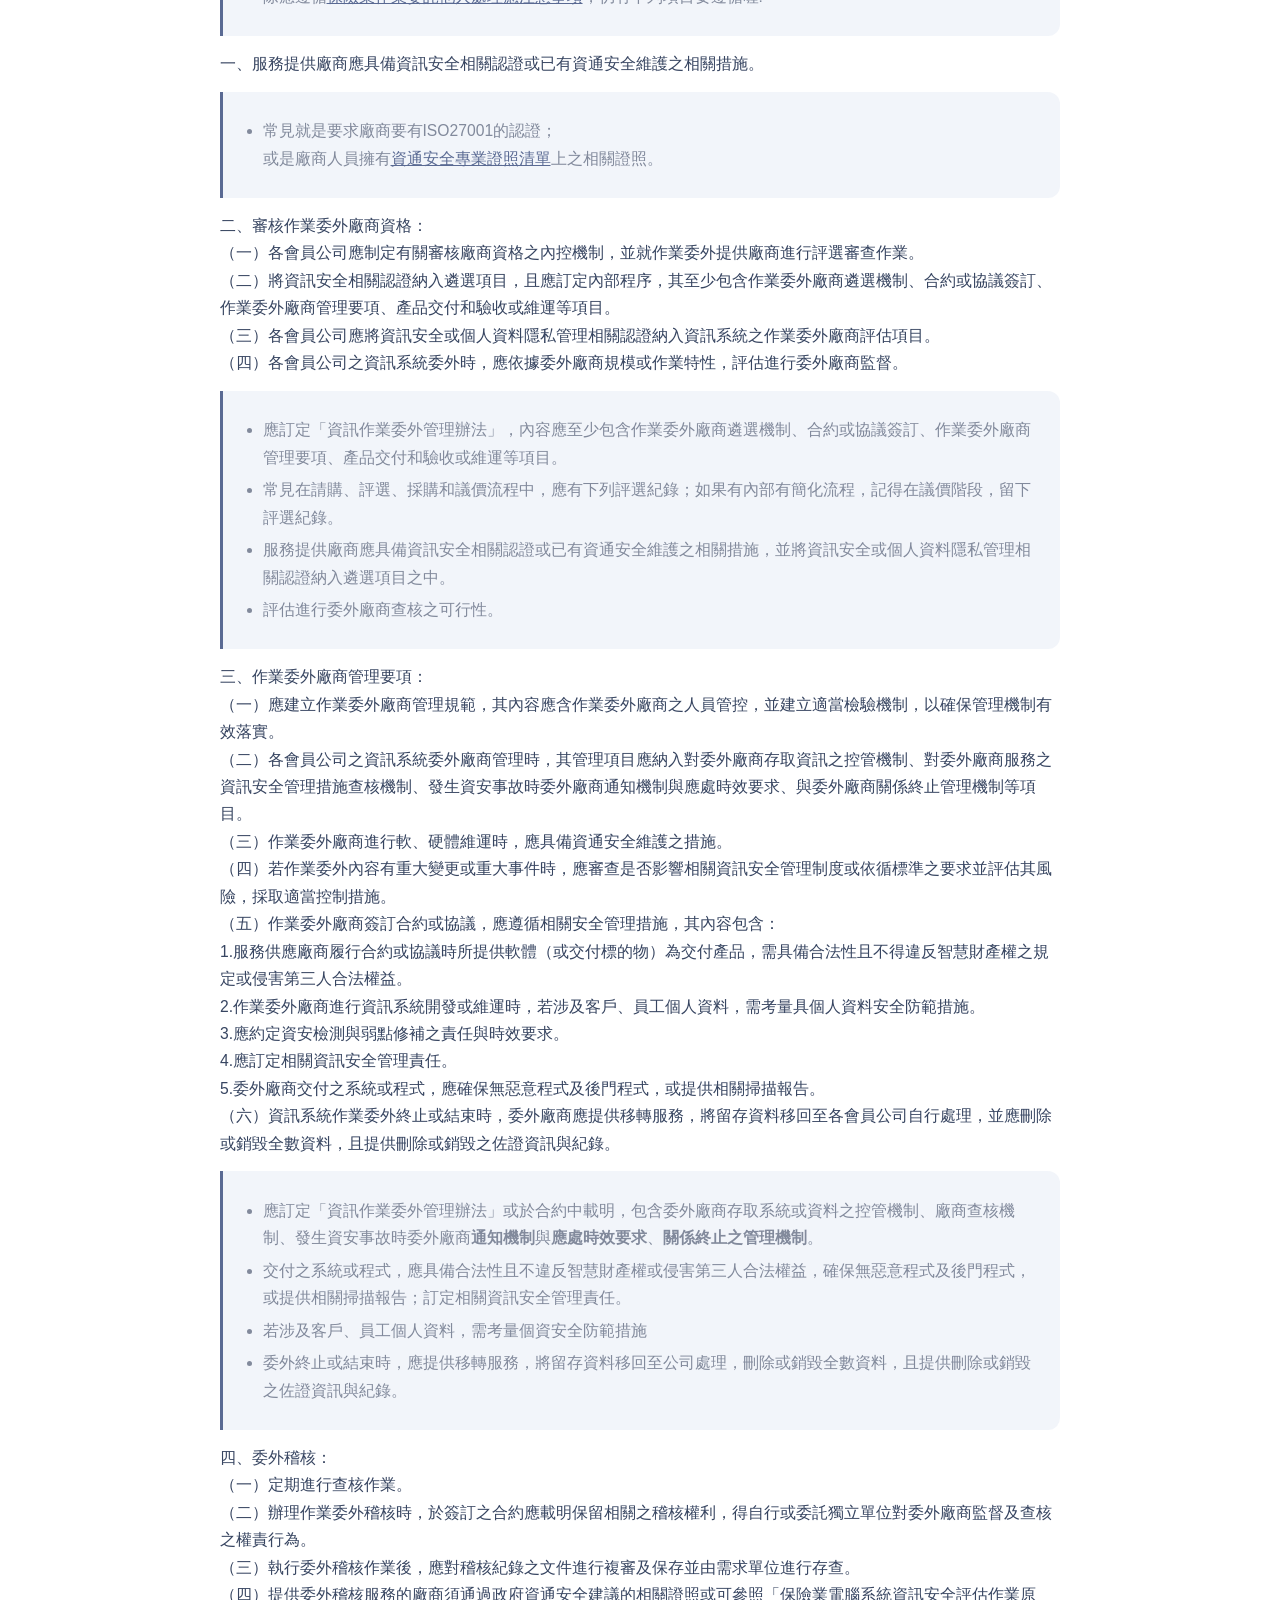
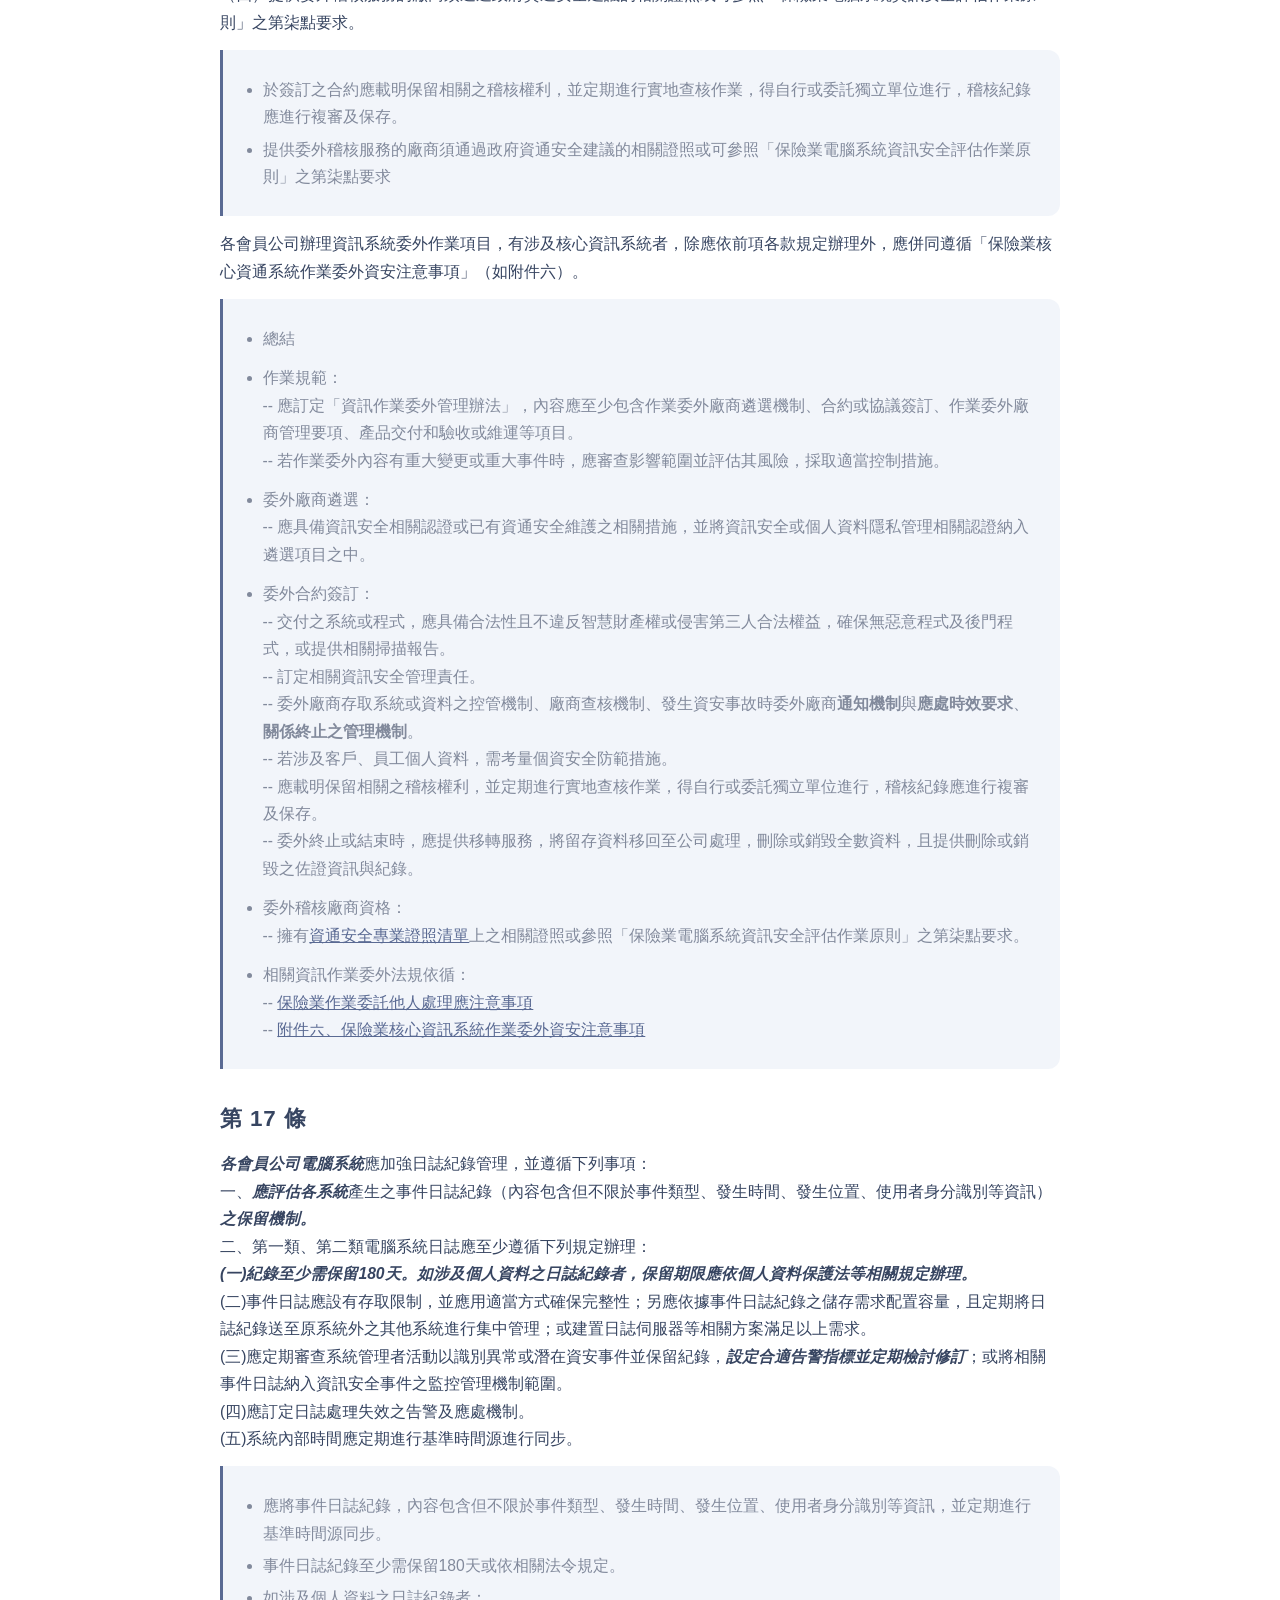
<file: articles/self-regulation.html>
<!DOCTYPE html>
<html lang="zh-Hant-TW">
<head>
<meta charset="UTF-8">
<meta http-equiv="Content-Security-Policy" content="default-src 'self'; connect-src 'none'; img-src 'self' data:; style-src 'self' 'unsafe-inline'">
<meta name="viewport" content="width=device-width, initial-scale=1.0">
<meta name="description" content="保險業辦理資訊安全防護自律規範本文逐條導讀：資安治理、營運環境管理人員權限、系統置換、資訊作業委外、日誌管理、跨機構合作、網路安全等，附白話解說與實務重點。">
<meta name="author" content="葉柏毅 Alex Yeh">
<title>保險業辦理資訊安全防護自律規範導覽（母規範本文）｜仆洛宅資安筆記</title>
<meta property="og:type" content="article">
<meta property="og:title" content="保險業辦理資訊安全防護自律規範導覽（母規範本文）">
<meta property="og:description" content="保險業辦理資訊安全防護自律規範本文逐條導讀：資安治理、營運環境管理人員權限、系統置換、資訊作業委外、日誌管理、跨機構合作、網路安全等，附白話解說與實務重點。">
<meta property="og:url" content="https://blog.angelz13.com/articles/self-regulation">
<meta property="og:image" content="https://blog.angelz13.com/assets/avatar.png">
<link rel="canonical" href="https://blog.angelz13.com/articles/self-regulation">
<link rel="icon" type="image/png" href="../assets/avatar.png">
<link rel="apple-touch-icon" href="../assets/avatar.png">
<link rel="stylesheet" href="../css/brand.css">
</head>
<body>
<div class="page">
  <a class="back-link" href="../">← 返回資安筆記</a>
  <div class="kicker">SEC NOTES</div>
  <h1>保險業辦理資訊安全防護自律規範導覽（母規範本文）</h1>
  <p class="article-meta">作者：葉柏毅 Alex Yeh</p>
  <div class="attribution">本篇為<strong>個人導讀整理</strong>：法規原文（保險業辦理資訊安全防護自律規範）版權屬主管機關與中華民國人壽保險商業同業公會；本文於原文之上加註白話導讀，供學習與合規參考、非官方判定。法規現行版本（民國 113 年 7 月 18 日修正）請參 <a href="https://law.lia-roc.org.tw/Law/Content?lsid=FL072726" rel="noopener" target="_blank">壽險公會保險法規查詢系統</a>。</div>
  <details class="toc-box" open>
  <summary>目錄</summary>
  <div class="toc">
<ul>
<li><a href="#1">第 1 條</a></li>
<li><a href="#2">第 2 條</a></li>
<li><a href="#3">第 3 條</a></li>
<li><a href="#4">第 4 條</a></li>
<li><a href="#4-1">第 4 - 1條</a></li>
<li><a href="#5">第 5 條</a></li>
<li><a href="#6">第 6 條</a></li>
<li><a href="#7">第 7 條</a></li>
<li><a href="#8">第 8 條</a></li>
<li><a href="#9">第 9 條</a></li>
<li><a href="#10">第 10 條</a></li>
<li><a href="#11">第 11 條</a></li>
<li><a href="#12">第 12 條</a></li>
<li><a href="#13">第 13 條</a></li>
<li><a href="#14">第 14 條</a></li>
<li><a href="#15">第 15 條</a></li>
<li><a href="#16">第 16 條</a></li>
<li><a href="#17">第 17 條</a></li>
<li><a href="#18">第 18 條</a></li>
<li><a href="#19">第 19 條</a></li>
<li><a href="#20">第 20 條</a></li>
<li><a href="#21">第 21 條</a></li>
<li><a href="#22">第 22 條</a></li>
<li><a href="#_1">法規來源：</a></li>
</ul>
</div>
</details>
  <article class="article-body">
<p>修正日期：   民國 113 年 07 月 18 日(異動差異，可見<strong><em>斜線粗體</em></strong>)</p>
<h1 id="1">第 1 條</h1>
<p>中華民國人壽保險商業同業公會與中華民國產物保險商業同業公會為督促會員公司資訊業務與相關資訊資產之安全，發揚自律精神，防範資訊處理作業過程發生影響資訊及系統機密性、完整性及可用性之安全事件，確保各會員公司資訊處理作業能安全有效地運作，特訂定本自律規範。</p>
<blockquote>
<ul>
<li>依法律層級：自律規則、行政規則等數「內部法規」，位階在命令之下。<a href="https://lawplayer.tw/blog/p/legal-hierarchy-applies">出處</a></li>
<li>相較藉由法律或法規命令管理的他律規範模式，主管機關督導職業公會自行訂出的運作規則，就屬於自律規範。自律規範不具有法律效力，執行效果的強弱取決於產業自律。<a href="https://www.legis-pedia.com/dictionary/62">出處</a></li>
</ul>
</blockquote>
<h1 id="2">第 2 條</h1>
<p>本自律規範用詞定義如下：<br />
一、資訊資產：包含軟體、硬體、環境、文件、通訊、資料、人員等。<br />
二、自攜裝置：係指非屬公司資產、透過該裝置以無線或有線通訊方式連接至會員公司內部網路，存取作業系統或檔案服務。<br />
三、雲端服務：係指服務提供者以租借方式提供個人或企業得承租其網路、伺服器、儲存空間、基礎設施、資安設備、系統軟體、應用程式、分析與計算等資源，以達資源共享之服務。</p>
<blockquote>
<ul>
<li>名詞解釋與定義。</li>
</ul>
</blockquote>
<h1 id="3">第 3 條</h1>
<p>各會員公司辦理資訊安全<strong><em>作業</em></strong>除應依據各該公司訂立之資安處理程序及其應注意事項外，並應符合依本自律規範辦理。</p>
<blockquote>
<ul>
<li>保險公司辦理資訊安全規範，應符合並依本自律規範辦理。</li>
</ul>
</blockquote>
<h1 id="4">第 4 條</h1>
<p>各會員公司辦理資訊安全<strong><em>作業</em></strong>，應至少遵循下列規定：<br />
一、應要求所聘任之員工簽署資訊安全保密切結書、雇佣契約、工作手冊，明訂員工應遵守資訊安全保密協定。</p>
<blockquote>
<ul>
<li>員工應簽署：<br />
-- 資訊安全保密切結書<br />
-- 雇佣契約<br />
-- 工作手冊</li>
<li>且內容中須明訂員工應遵守之資訊安全相關保密協定。</li>
</ul>
</blockquote>
<p>二、有委外業務者，應於委外契約中明訂資訊安全保密協定。</p>
<blockquote>
<ul>
<li>包含廠商與委外契約中，應明訂資訊安全相關之保密協定。</li>
</ul>
</blockquote>
<p>三、應透過每年定期、適當之教育訓練或宣導，告知內部員工應遵循之資訊安全規範。</p>
<blockquote>
<ul>
<li>每年應針對員工定期辦理教育訓練。依據<a href="https://law.moj.gov.tw/LawClass/LawSingle.aspx?pcode=G0390052&amp;flno=6-1">保險業內部控制及稽核制度實施辦法，第6-1條</a>：一般員工3小時、資安專責人員15小時。</li>
</ul>
</blockquote>
<p>四、管理階層應督導員工遵循公司既定之資訊安全規範。</p>
<blockquote>
<ul>
<li>常見會導入ISMS、PMIS，透過管理審查會議進行督導。</li>
<li>依據<a href="https://law.lia-roc.org.tw/Law/Article?lsid=FL074525&amp;lawno=5">保險業辦理電子商務應注意事項</a>導入ISMS、PMIS。</li>
</ul>
</blockquote>
<p>五、員工職務異動時，應依既定程序辦理資訊資產退回與存取權限之變更或取消。</p>
<blockquote>
<ul>
<li>員工職務異動、離職時：<br />
-- 應有資訊資產變更或退回紀錄<br />
-- 存取權限之變更或取消紀錄。</li>
</ul>
</blockquote>
<p><strong><em>六、應每年檢討資訊安全政策及資訊作業相關管理與操作規範，並於發生重大變更（如新頒布法令法規）時審查，以持續確保其合宜性、適切性及有效性。</em></strong></p>
<blockquote>
<ul>
<li>依據<a href="https://law.lia-roc.org.tw/Law/ExContent?eid=FE368016">金融監督管理委員會保險局 保局（產）字第 1120491333 號函</a>(需登入公司帳號)<br />
-- 保險業者應於金融監督管理委員會增訂、修正發布保險法令、重要函釋或同意備查公會自律規範之日起 3 個月內，將其納入內部控制作業，並納為內部查核項目且辦理查核；另依法令遵循制度檢測人員執行業務是否確實遵循時，除抽樣檢核外，得依評估項目性質採用適當檢核方式，參酌納入以面試、筆試或其他適當方式執行檢核，以適切檢測法令遵循自行評估成效</li>
</ul>
</blockquote>
<p><strong><em>七、應依據作業流程，識別人員、表單、設備、軟體、系統等資產，建立資產清冊、網路架構圖、組織架構圖及負責人，並定期清點以維持其正確性。</em></strong></p>
<blockquote>
<ul>
<li>記得建立資產清冊、網路架構圖、組織架構圖及系統負責人</li>
</ul>
</blockquote>
<p><strong><em>八、應定義人員角色及責任並區隔相互衝突的角色。</em></strong></p>
<blockquote>
<ul>
<li>記得建立單位的JD與R&amp;R。</li>
</ul>
<blockquote>
<p>會員公司應每年檢討資訊作業相關規範，並明訂識別資訊資產及人員分工牽制之角色，爰參酌「<a href="https://www.ba.org.tw/FileDownload/Download?FileId=e6839a28-fe7e-463d-bf73-9733cfed9d67&amp;FileName=%E9%87%91%E8%9E%8D%E6%A9%9F%E6%A7%8B%E8%B3%87%E9%80%9A%E5%AE%89%E5%85%A8%E9%98%B2%E8%AD%B7%E5%9F%BA%E6%BA%96%E4%BF%AE%E6%AD%A3%E6%A1%881120202.pdf">金融機構資通安全防護基準</a>」第 3 條之規範內容，增訂本條第 1項第 6 至 8 款。 </p>
</blockquote>
</blockquote>
<h1 id="4-1">第 4 - 1條</h1>
<p><strong><em>各會員公司之營運環境管理人員應遵循下列事項：</em></strong></p>
<blockquote>
<ul>
<li>為訂定營運環境管理人員規範，以確保依最小權限及僅知原則配發權限予人員使用，爰參酌「<a href="https://www.ba.org.tw/FileDownload/Download?FileId=e6839a28-fe7e-463d-bf73-9733cfed9d67&amp;FileName=%E9%87%91%E8%9E%8D%E6%A9%9F%E6%A7%8B%E8%B3%87%E9%80%9A%E5%AE%89%E5%85%A8%E9%98%B2%E8%AD%B7%E5%9F%BA%E6%BA%96%E4%BF%AE%E6%AD%A3%E6%A1%881120202.pdf">金融機構資通安全防護基準</a>第 4 條之規範內容，增訂本條。</li>
</ul>
</blockquote>
<p><strong><em>一、應建立人員之註冊、異動及撤銷註冊程序，用以配置適當之存取權限；人員離調職時應儘速移除權限。</em></strong></p>
<blockquote>
<ul>
<li>應建立資訊人員之新增異動移除程序</li>
</ul>
</blockquote>
<p><strong><em>二、應列管硬體設備、應用軟體、系統軟體之最高權限帳號及具程式異動、參數變更權限之帳號。</em></strong></p>
<blockquote>
<ul>
<li>應管理資訊系統（OS、AP和DB）的特權帳號，並進行盤點。</li>
</ul>
</blockquote>
<p><strong><em>三、應確認人員之身分及存取權限，必要時得限定其使用之機器或網路位置（IP）。</em></strong></p>
<blockquote>
<ul>
<li>高風險系統，除了身份驗證外，也要限制其來源</li>
<li>做好『零信任』，就成功一半了</li>
</ul>
</blockquote>
<p><strong><em>四、人員超過一定時間未操作個人電腦時，應設定密碼啟動螢幕保護程式或登出系統。</em></strong></p>
<blockquote>
<ul>
<li>可參考「<a href="https://www.ba.org.tw/FileDownload/Download?FileId=e6839a28-fe7e-463d-bf73-9733cfed9d67&amp;FileName=%E9%87%91%E8%9E%8D%E6%A9%9F%E6%A7%8B%E8%B3%87%E9%80%9A%E5%AE%89%E5%85%A8%E9%98%B2%E8%AD%B7%E5%9F%BA%E6%BA%96%E4%BF%AE%E6%AD%A3%E6%A1%881120202.pdf">金融機構資通安全防護基準</a>」第 4 條之規範內容「四、人員超過十五分鐘未操作個人電腦時，應設定密碼啟動螢幕保護程式或登出系統。」</li>
</ul>
</blockquote>
<p><strong><em>五、登入作業系統進行系統異動或資料庫存取時，應留存操作紀錄，除利用系統代登外，應於使用後儘速變更密碼；但因故無法變更密碼者，應建立監控機制，避免未授權變更，並於使用後覆核其操作紀錄。</em></strong></p>
<blockquote>
<ul>
<li>進行系統異動或資料庫存取時，應留存操作紀錄；</li>
<li>實務上可用側錄機制作為軌跡，如果未能有工具協助，則建議應在申請流程中要求系統管理員進行截圖等佐證，並由需求申請單位進行覆核或是系統管理單位主管進行事後審核。</li>
</ul>
</blockquote>
<p><strong><em>六、帳號應採一人一號管理，避免多人共用同一個帳號為原則，如有共用需求，申請及使用須有其他補強管控方式（如使用後更換密碼、代登入機制、密碼拆分保管等），並留存操作紀錄且應能區分人員身分。</em></strong></p>
<blockquote>
<ul>
<li>如有共用帳號之需求，記得造冊管理。</li>
</ul>
</blockquote>
<p><strong><em>七、採用固定密碼進行身分確認者應符合下列要求：<br />
（一）訂定密碼檢核邏輯。<br />
（二）提供給人員使用之帳號於使用後三個月內應變更密碼。<br />
（三）提供給系統使用之帳號應採取適當之管控措施（如限制人工登入、監控告警）。</em></strong></p>
<blockquote>
<ul>
<li>「固定密碼」係指密碼永不過期（不變更）之需求。</li>
</ul>
</blockquote>
<p><strong><em>八、加解密程式或具變更權限之公用程式（如資料庫工具程式）應列管並限制使用，防止未經授權存取並保留稽核軌跡。</em></strong></p>
<blockquote>
<ul>
<li>正常來說，「資料庫工具程式」應該只有DBA有工作需求使用；實務上可限制DBA使用專屬跳板機（含資料庫工具程式）進行連線操作。</li>
</ul>
</blockquote>
<p><strong><em>九、最高權限帳號使用時應先取得權責主管或授權人員同意並保留稽核軌跡。</em></strong></p>
<blockquote>
<ul>
<li>特權帳號使用，需要取得授權。</li>
</ul>
</blockquote>
<p><strong><em>十、具最高權限帳號、特殊功能（如程式或軟體異動、參數或組態變更權限等）權限帳號應和日常維運用帳號區隔，並每月抽查使用結果，以防範未經授權使用；如為核心資通系統，應於該等帳號被使用後，覆核使用結果。</em></strong></p>
<blockquote>
<ul>
<li>特權帳號使用，每月進行抽查；如涉及核心資通系統者，則應立即覆核。</li>
<li>一般使用者帳號不應擁有系統相關權限。</li>
</ul>
</blockquote>
<p><strong><em>十一、提供網際網路服務之伺服器及 AD （網域服務）主機，對於最高權限帳號及特殊功能權限帳號，應採雙因子認證或納入特權帳號管理系統強化授權及監控。</em></strong></p>
<blockquote>
<ul>
<li>對外服務之系統或AD主機，其特權帳號應納入特權帳號管理或是雙因子驗證。</li>
</ul>
</blockquote>
<p><strong><em>十二、應針對第一類及第二類電腦系統依最小權限 （least privilege）及僅知原則（need-to-know）配發權限予人員使用並定期審查帳號、權限之合理性及異常存取紀錄，以符合職務分工及牽制原則。</em></strong></p>
<blockquote>
<ul>
<li>對第一類及第二類電腦系統帳號，應定期審核其權限及異常存取紀錄。</li>
</ul>
</blockquote>
<h1 id="5">第 5 條</h1>
<p>各會員公司應視資訊系統規模與架構，訂定<strong><em>資訊系統之範圍</em></strong>與相關作業規範：</p>
<blockquote>
<ul>
<li>記得盤點第一二三類系統。</li>
</ul>
</blockquote>
<p>一、訂定資訊系統開發及程式修改作業程序。</p>
<blockquote>
<ul>
<li>記得在資訊系統開發及程式修改作業相關程序中，包含核心資訊篇幅。</li>
</ul>
</blockquote>
<p>二、核心資訊系統應包括但不限於核保出單、保全（批改）、理賠、保費（收費）系統。</p>
<blockquote>
<ul>
<li>除了上述明文定義之核心系統外，建議參考<a href="https://law.lia-roc.org.tw/Law/Article?lsid=FL099286&amp;lawno=4">保險業資訊作業韌性參考原則，第4條</a></li>
<li>核心資通系統識別：<br />
保險業應視系統規模、架構及依賴程度，訂定範圍及作業流程，內容包括：<br />
      （一）辨識所有核心資通系統之重要性與相依性。<br />
      （二）盤點支持系統持續營運所需之重要支援資訊系統。<br />
      （三）核心資通系統若建置於國外總公司時，依國外總公司所訂定資訊安全規範機制為基準，提供相關文件後予以排除豁免，並僅就本地實務可執行面進行資訊系統評估。</li>
</ul>
</blockquote>
<p>三、訂定核心資訊系統<strong><em>與第一類電腦系統中遠距服務、行動服務及電子商務資訊系統</em></strong>置換作業程序之項目：<br />
（一）系統轉換前之準備工作：<br />
      1.應建立架構審查機制，從應用程式、資料庫、資安、網路、平台、營運等面向進行評估，並評估一次過版或平行運轉可行性。<br />
      2.應檢視相關設備容量，評估營運及業務需求所需備載容量。應建置擬真測試環境（如 UAT），測試新系統或功能相容於既有營運環境之架構、設備及參數。<br />
      3.應訂定測試計劃與產出標準，依計劃以及影響範圍進行各項測試。測試應含功能測試（如單元、整合、迴歸等），及非功能性測試（如相容性、尖峰量壓力測試及複合情境等）項目，並進行整體性演練。<br />
      4.應進行上線變更審查及風險評估，辨識複雜度及影響範圍，並檢視測試個案及上線復原計畫之完整性，與建立多個檢核點及啟動復原之決策條件。<br />
      5.應預留復原作業及上線驗證時間。<br />
      6.應要求設備提供廠商與委外開發廠商於上線支援時，能緊急提供備品、問題查找及修改人力。<br />
      7.應召開上線協調會議，安排工作項目並確保各項準備到位。<br />
      8.應提前公告並進行教育訓練（含異常話術）。<br />
（二）系統轉換作業：<br />
      1.依上線計畫逐步執行，檢視每一個檢核點，必要時召開復原決策會議。<br />
      2.執行系統及資料備份，以因應復原時所需。<br />
      3.驗證各項變更作業，確保如預期結果。<br />
      4.驗證各項資料內容，確保資料完整性。<br />
      5.逐步啟動各項作業並監控網路及系統，確保提供足夠資源。<br />
（三）系統轉換後之事件管理：<br />
      1.持續系統監控，確保資料正確、功能正常、系統穩定。<br />
      2.落實事故應變，以消費者權益及持續營運優先處理。<br />
      3.集中管理問題並適時調配各單位資源。<br />
      4.追蹤問題原因，提出短中長期改善方案並持續追蹤。</p>
<blockquote>
<ul>
<li>記得在資訊系統開發及程式修改作業相關程序中，並包含核心資訊系統<strong><em>與第一類電腦系統中遠距服務、行動服務及電子商務資訊系統</em></strong>置換作業程序。</li>
</ul>
</blockquote>
<h1 id="6">第 6 條</h1>
<p>各會員公司應建立資安防禦機制，並依據保險業辦理電腦系統資訊安全評估作業原則（如附件一)辦理各項資訊安全評估作業，以改善並提升網路與資訊系統安全防護能力。</p>
<blockquote>
<ul>
<li>原則上在組織內所有的資訊系統，應都涵蓋在<a href="https://law.lia-roc.org.tw/Law/GetFile/0000330930">附件一、保險業電腦系統資訊安全評估作業原則</a>的範疇內，並依定義分類第一、二、三類系統；原則上不該有未分類的系統。</li>
</ul>
<p>常見問題<br />
- Q1，系統(設備)不在組織內之系統，是否應納入第一、二、三類系統?<br />
  A1，答案是，不需要，但建議仍依資訊安全評估作業原則要求廠商進行相關檢測作業；這部分偏供應商管理範疇。<br />
- Q2，組織申請之雲端服務(系統)，是否應納入第一、二、三類系統?<br />
  A2，答案是，建議納入，並依<a href="https://law.lia-roc.org.tw/Law/GetFile/0000330934">附件三、保險業運用新興科技作業原則</a>要求廠商滿足相關條款；並檢視相關服務，是否涉及<a href="https://law.lia-roc.org.tw/Law/Content?lsid=FL055291">保險業作業委託他人處理應注意事項</a>。<br />
- Q3，派版系統、AD系統等管理類系統是否應納入第一、二、三類系統?<br />
  A3，答案是，至少應列在第三類系統；但是依據風險與重要性，建議列在第一類系統或比照辦理。過往專案金檢經驗，曾被問，如果相關系統毀損或異常，是否會影響該第一類系統，如果會，請列入第一類系統。就參考看看。</p>
</blockquote>
<h1 id="7">第 7 條</h1>
<p>各會員公司若有開發並提供行動裝置應用程式，應依據保險業提供行動裝置應用程式作業原則（如附件二）辦理，以確保行動應用程式（App ）安全防護能力，並保障消費者權益。</p>
<blockquote>
<ul>
<li>公司內有使用相關行動裝置應用程式服務，應依<a href="https://law.lia-roc.org.tw/Law/GetFile/0000330932">附件二、保險業提供行動應用程式（App）作業原則</a>進行相關檢測作業。</li>
</ul>
<p>常見問題<br />
- Q1，是否要取得<a href="https://www.mas.org.tw/app/passed">行動應用App基本資安標章</a>?<br />
  A1，並無強制要求取資安標章，僅要求依據委託專業機構和依據對應項目進行檢測；資安標章，僅供組織考量是否應用相關曝光或是媒體公關、行銷需求。</p>
</blockquote>
<h1 id="8">第 8 條</h1>
<p>各會員公司若有運用新興科技（包含雲端服務、社群媒體、生物特徵資料及自攜裝置等），需依據保險業運用新興科技作業原則（如附件三）辦理，以建立完善之控管機制，降低新興科技之運用風險。</p>
<blockquote>
<ul>
<li>
<p>公司應盤點是否有運用新興科技（包含雲端服務、社群媒體、生物特徵資料<br />
及自攜裝置等），並建議制訂相對應管理規範，內容應至少包含或對應<a href="https://law.lia-roc.org.tw/Law/GetFile/0000330934">附件三、保險業運用新興科技作業原則</a>。</p>
</li>
<li>
<p>常見問題</p>
</li>
<li>Q1，如果開放員工使用自己的手機收發公司郵件，是否符合自攜裝置定義?<br />
A1，算。故，建議使用MDM等控管機制，進行相關盤點及控管。</li>
<li>Q2，錄音檔(聲紋)是否歸屬於生物特徵資料或是個資?<br />
A2，闡述不同角度說明，僅供參考(ASR和自然語言處理系統，不列入討論範圍。)<br />
A2-1，錄音檔，並未做「生物辨別數據：通過測量或是分析人體特徵或自動量測個人生物特徵而生成的數據」這類處理；惟上法庭進行法庭鑑識時，才會針對錄音檔進行聲紋採檢和本人聲紋比對。<br />
A2-2，聲音屬於GDPR的個資，但作為生物特徵進行身分辨識(Speaker Recognition)<br />
是有疑慮的；以GDPR來看，生物特徵識別資料，只採認臉部圖像和基因(染色體/DNA/RNA)。<br />
A2-3，以我國司法院判決書查詢系統來看，法官判案不單只是從「錄音檔」來斷案，必須搭配其他的「證物」來綜合研判。</li>
</ul>
</blockquote>
<h1 id="9">第 9 條</h1>
<p>各會員公司若有運用物聯網設備，需依據保險業物聯網設備作業準則（如附件四）辦理，以強化物聯網設備之安全。</p>
<blockquote>
<ul>
<li>
<p>公司應盤點IOT相關設備並造冊管理，且依據條款內容識別對應之資安控管；制訂相對應管理規範，內容應至少包含或對應<a href="https://law.lia-roc.org.tw/Law/GetFile/0000330936">附件四、保險業使用物聯網設備作業準則</a>。</p>
</li>
<li>
<p>常見問題</p>
</li>
<li>Q1，錄音系統是否歸類於IOT或是資訊設備管理?<br />
A1，如果組織已列管在資訊設備相關管理中，則僅做盤點、造冊即可；依據現行資訊設備管理即可。</li>
<li>Q2，廠商是否能夠擁有最高權限之帳號密碼?<br />
A2，建議仍指派專責人員負責控管。雖然實務上執行...有難度。</li>
<li>Q3，IOT權責單位為何?<br />
A3，建議與相關權責單位(如資訊、資安和總務)進行會議討論，良性溝通相關可行作業流程或是控管點。</li>
</ul>
</blockquote>
<h1 id="10">第 10 條</h1>
<p>各會員公司辦理電子商務，應遵循下列事項：依據保險業經營電子商務自律規範及保險業電子商務身分驗證之資訊安全作業準則（如附件五）辦理，並建立安全有效之驗證機制，減少身分冒用及詐騙情事發生，以確保電子商務之資訊安全。</p>
<blockquote>
<ul>
<li>應識別對應之電子商務系統(常見是網路投保系統和保戶網路作業系統)，客戶身分驗證機制應至少比照<a href="https://law.lia-roc.org.tw/Law/GetFile/0000330938">附件五、保險業網路電子商務身分驗證之資訊安全作業準則</a>。</li>
</ul>
</blockquote>
<h1 id="11">第 11 條</h1>
<p>各會員公司應訂定設備報廢作業程序，報廢前應將機密性、敏感性資料及授權軟體予以移除、實施安全性覆寫或實體破壞，應確保報廢之電腦硬碟及儲存媒體儲存之資料不可還原，並留存報廢紀錄，若委託第三者銷毀時，應簽訂保密合約。</p>
<blockquote>
<ul>
<li>應訂定設備報廢作業程序。</li>
<li>相關報廢紀錄，常見應全程錄音錄影、專人隨車監督。</li>
</ul>
</blockquote>
<h1 id="12">第 12 條</h1>
<p>各會員公司於非公司職場實施異地辦公或遠端工作時，應評估相關作業風險，以強化遠端作業之安全：<br />
一、針對營運環境調整、資料傳輸及加密機制、機敏資料防護、稽核軌跡留存、異常行為監控及對外遠端存取設備進行評估及強化，系統及設備如有重大漏洞應立即處理及因應，降低業務運作風險，確保整體保險系統穩定及安全。</p>
<blockquote>
<ul>
<li>應定期檢視(評估)異地辦公或遠端工作之相關作業風險，包含但不限於營運環境架構、資料傳輸及加密機制、機敏資料防護、相關稽核軌跡留存、異常行為監控及對外遠端存取設備的評估及強化機制。</li>
</ul>
</blockquote>
<p>二、針對使用之視訊會議系統、VPN及VDI等設備，應訂定相關使用規範並落實各項安全管控作業。</p>
<blockquote>
<ul>
<li>明文要求或是限制相關視訊會議系統、VPN及VDI等系統，並訂定相關使用規範。</li>
</ul>
</blockquote>
<p><strong><em>三、應使用會員公司配發之裝置或設備，或使用資料不落地之機制，方得辦理遠端作業。</em></strong></p>
<blockquote>
<ul>
<li>明文要求使用公司配發（控管）之設備進行遠端作業，或使用VPN及VDI等資料不落地之機制。</li>
</ul>
</blockquote>
<h1 id="13">第 13 條</h1>
<p>各會員公司應加強資訊安全事故管理。<br />
各會員公司若發生資通安全事件，足以影響保險業信譽、或危及保險業正常營運、或金融秩序情事者，應依「保險業通報重大偶發事件之範圍申報程序及其他應遵循事項」規定辦理通報及回報各所屬公會，並採取適當處理措施，以控制資安事件影響範圍之擴大。</p>
<blockquote>
<ul>
<li>依據內部「資通安全事件通報」要求或組織內「重大偶發作業通報」程序，進行通報。</li>
<li>應填報「資通安全事件通報單」。</li>
<li>建議擬通報公會或公會「資安事件應變支援小組」</li>
<li>建議建置「數位證據保存作業」作業程序，以利相關證據保存作業，得以依循。</li>
<li>建議擬依據「保險業重大資通安全事件通報作業實施原則（草案）」進行通報。</li>
</ul>
</blockquote>
<h1 id="14">第 14 條</h1>
<p>各會員公司若有建置<strong><em>可由外部Internet直接連線之網際網路應用系統</em></strong>及核心資訊系統，應定期辦理相關安全性檢測，相關資訊安全說明如下：</p>
<blockquote>
<ul>
<li>第一類系統。</li>
</ul>
</blockquote>
<p>一、網際網路應用系統：<br />
（一）應至少每季進行一次作業系統之弱點掃描，會員公司依掃描結果應進行風險評估，評估為高風險以上之弱點應於 2 個月內修補或完成補償性控制措施，評估為中、低風險應訂定適當措施及完成時間，執行矯正、紀錄處理情形並追蹤改善。</p>
<blockquote>
<ul>
<li>針對網際網路應用系統應至少每季進行一次主機弱點掃描，高風險以上應於2個月內修補或完成補償性控制措施；中、低風險應依內部規範進行矯正、紀錄處理情形並追蹤改善。</li>
</ul>
</blockquote>
<p>（二）新系統或系統功能首次上線前及至少每半年應針對異動程式進行程式碼掃描或黑箱測試，並針對其掃描或測試結果進行風險評估，及針對不同風險訂定適當措施及完成時間，執行矯正、記錄處理情形並追蹤改善；如無異動者則不在此限，但仍應參照「保險業電腦系統資訊安全評估作業原則」辦理電腦系統分類及評估週期相關作業。</p>
<blockquote>
<ul>
<li>針對網際網路應用系統：</li>
<li>新系統或系統功能首次上線前，應針對進行程式碼掃描或黑箱測試，依內部規範進行矯正、紀錄處理情形並追蹤改善。</li>
<li>程式異動，應針對異動程式進行程式碼掃描或黑箱測試。</li>
<li>如無異動者，至少每半年進行程式碼掃描或黑箱測試。</li>
</ul>
</blockquote>
<p>二、核心資訊系統：<br />
（一）應至少每半年進行一次作業系統之弱點掃描，會員公司依掃描結果應進行風險評估，評估為高風險以上之弱點應於 3 個月內修補或完成補償性控制措施，評估為中、低風險應訂定適當措施及完成時間，執行矯正、紀錄處理情形並追蹤改善。</p>
<blockquote>
<ul>
<li>針對核心資訊系統應至少每半年進行一次主機弱點掃描，高風險以上應於3個月內修補或完成補償性控制措施；中、低風險應依內部規範進行矯正、紀錄處理情形並追蹤改善</li>
</ul>
</blockquote>
<p>（二）如為開放式系統，新系統或系統功能首次上線前及至少每半年應針對異動程式進行程式碼掃描或黑箱測試，並針對其掃描或測試結果進行風險評估，及針對不同風險訂定適當措施及完成時間，執行矯正、記錄處理情形並追蹤改善；如無異動者則不在此限，但仍應參照「保險業電腦系統資訊安全評估作業原則」辦理電腦系統分類及評估週期相關作業。</p>
<blockquote>
<ul>
<li>針對核心資訊系統之開放式系統：</li>
<li>新系統或系統功能首次上線前，應針對進行程式碼掃描或黑箱測試，依內部規範進行矯正、紀錄處理情形並追蹤改善。</li>
<li>程式異動，應針對異動程式進行程式碼掃描或黑箱測試。</li>
<li>如無異動者，至少每半年進行程式碼掃描或黑箱測試。</li>
</ul>
</blockquote>
<h1 id="15">第 15 條</h1>
<p>各會員公司辦理資訊系統維運時，應注意相關控制措施如下：<br />
一、系統發展生命週期之維運（包含開發、測試）時，須注意版本控制與變更管理。</p>
<blockquote>
<ul>
<li>系統開發，應進行版本控制與變更管理。</li>
<li>常見要求，開發與上版應不同人員(單位)。</li>
</ul>
</blockquote>
<p>二、應定期審核資訊系統帳號之建立、修改及刪除。</p>
<blockquote>
<ul>
<li>應定期檢視(審核)系統內之帳號及其權限妥適性。</li>
</ul>
</blockquote>
<p>三、應建立帳號管理機制，包含帳號之申請及刪除之程序。</p>
<blockquote>
<ul>
<li>針對帳號之建立、修改及刪除，應留存申請與核准軌跡。</li>
</ul>
</blockquote>
<p>四、應定期檢視防火牆規則，以確保現行控制之有效性。</p>
<blockquote>
<ul>
<li>應定期檢視防火牆規則及其妥適性，包含Any開通疑慮、最小權限開通原則。</li>
</ul>
</blockquote>
<h1 id="16">第 16 條</h1>
<p>各會員公司依保險業作業委託他人處理應注意事項辦理資訊系統作業委外，應於規劃及遴選階段，將資訊安全相關內容納入評估項目，以強化資訊安全。並遵循下列事項：</p>
<blockquote>
<ul>
<li>除應遵循<a href="https://law.lia-roc.org.tw/Law/Content?lsid=FL055291">保險業作業委託他人處理應注意事項</a>，仍有下列項目要遵循喔!</li>
</ul>
</blockquote>
<p>一、服務提供廠商應具備資訊安全相關認證或已有資通安全維護之相關措施。</p>
<blockquote>
<ul>
<li>常見就是要求廠商要有ISO27001的認證；<br />
或是廠商人員擁有<a href="https://moda.gov.tw/ACS/laws/certificates/676">資通安全專業證照清單</a>上之相關證照。</li>
</ul>
</blockquote>
<p>二、審核作業委外廠商資格：<br />
（一）各會員公司應制定有關審核廠商資格之內控機制，並就作業委外提供廠商進行評選審查作業。<br />
（二）將資訊安全相關認證納入遴選項目，且應訂定內部程序，其至少包含作業委外廠商遴選機制、合約或協議簽訂、作業委外廠商管理要項、產品交付和驗收或維運等項目。<br />
（三）各會員公司應將資訊安全或個人資料隱私管理相關認證納入資訊系統之作業委外廠商評估項目。<br />
（四）各會員公司之資訊系統委外時，應依據委外廠商規模或作業特性，評估進行委外廠商監督。</p>
<blockquote>
<ul>
<li>應訂定「資訊作業委外管理辦法」，內容應至少包含作業委外廠商遴選機制、合約或協議簽訂、作業委外廠商管理要項、產品交付和驗收或維運等項目。</li>
<li>常見在請購、評選、採購和議價流程中，應有下列評選紀錄；如果有內部有簡化流程，記得在議價階段，留下評選紀錄。</li>
<li>服務提供廠商應具備資訊安全相關認證或已有資通安全維護之相關措施，並將資訊安全或個人資料隱私管理相關認證納入遴選項目之中。</li>
<li>評估進行委外廠商查核之可行性。</li>
</ul>
</blockquote>
<p>三、作業委外廠商管理要項：<br />
（一）應建立作業委外廠商管理規範，其內容應含作業委外廠商之人員管控，並建立適當檢驗機制，以確保管理機制有效落實。<br />
（二）各會員公司之資訊系統委外廠商管理時，其管理項目應納入對委外廠商存取資訊之控管機制、對委外廠商服務之資訊安全管理措施查核機制、發生資安事故時委外廠商通知機制與應處時效要求、與委外廠商關係終止管理機制等項目。<br />
（三）作業委外廠商進行軟、硬體維運時，應具備資通安全維護之措施。<br />
（四）若作業委外內容有重大變更或重大事件時，應審查是否影響相關資訊安全管理制度或依循標準之要求並評估其風險，採取適當控制措施。<br />
（五）作業委外廠商簽訂合約或協議，應遵循相關安全管理措施，其內容包含：<br />
      1.服務供應廠商履行合約或協議時所提供軟體（或交付標的物）為交付產品，需具備合法性且不得違反智慧財產權之規定或侵害第三人合法權益。<br />
      2.作業委外廠商進行資訊系統開發或維運時，若涉及客戶、員工個人資料，需考量具個人資料安全防範措施。<br />
      3.應約定資安檢測與弱點修補之責任與時效要求。<br />
      4.應訂定相關資訊安全管理責任。<br />
      5.委外廠商交付之系統或程式，應確保無惡意程式及後門程式，或提供相關掃描報告。<br />
（六）資訊系統作業委外終止或結束時，委外廠商應提供移轉服務，將留存資料移回至各會員公司自行處理，並應刪除或銷毀全數資料，且提供刪除或銷毀之佐證資訊與紀錄。</p>
<blockquote>
<ul>
<li>應訂定「資訊作業委外管理辦法」或於合約中載明，包含委外廠商存取系統或資料之控管機制、廠商查核機制、發生資安事故時委外廠商<strong>通知機制</strong>與<strong>應處時效要求</strong>、<strong>關係終止之管理機制</strong>。</li>
<li>交付之系統或程式，應具備合法性且不違反智慧財產權或侵害第三人合法權益，確保無惡意程式及後門程式，或提供相關掃描報告；訂定相關資訊安全管理責任。</li>
<li>若涉及客戶、員工個人資料，需考量個資安全防範措施</li>
<li>委外終止或結束時，應提供移轉服務，將留存資料移回至公司處理，刪除或銷毀全數資料，且提供刪除或銷毀之佐證資訊與紀錄。</li>
</ul>
</blockquote>
<p>四、委外稽核：<br />
（一）定期進行查核作業。<br />
（二）辦理作業委外稽核時，於簽訂之合約應載明保留相關之稽核權利，得自行或委託獨立單位對委外廠商監督及查核之權責行為。<br />
（三）執行委外稽核作業後，應對稽核紀錄之文件進行複審及保存並由需求單位進行存查。<br />
（四）提供委外稽核服務的廠商須通過政府資通安全建議的相關證照或可參照「保險業電腦系統資訊安全評估作業原則」之第柒點要求。</p>
<blockquote>
<ul>
<li>於簽訂之合約應載明保留相關之稽核權利，並定期進行實地查核作業，得自行或委託獨立單位進行，稽核紀錄應進行複審及保存。</li>
<li>提供委外稽核服務的廠商須通過政府資通安全建議的相關證照或可參照「保險業電腦系統資訊安全評估作業原則」之第柒點要求</li>
</ul>
</blockquote>
<p>各會員公司辦理資訊系統委外作業項目，有涉及核心資訊系統者，除應依前項各款規定辦理外，應併同遵循「保險業核心資通系統作業委外資安注意事項」（如附件六）。</p>
<blockquote>
<ul>
<li>
<p>總結</p>
</li>
<li>
<p>作業規範：<br />
-- 應訂定「資訊作業委外管理辦法」，內容應至少包含作業委外廠商遴選機制、合約或協議簽訂、作業委外廠商管理要項、產品交付和驗收或維運等項目。<br />
-- 若作業委外內容有重大變更或重大事件時，應審查影響範圍並評估其風險，採取適當控制措施。</p>
</li>
<li>
<p>委外廠商遴選：<br />
-- 應具備資訊安全相關認證或已有資通安全維護之相關措施，並將資訊安全或個人資料隱私管理相關認證納入遴選項目之中。</p>
</li>
<li>
<p>委外合約簽訂：<br />
-- 交付之系統或程式，應具備合法性且不違反智慧財產權或侵害第三人合法權益，確保無惡意程式及後門程式，或提供相關掃描報告。<br />
-- 訂定相關資訊安全管理責任。<br />
-- 委外廠商存取系統或資料之控管機制、廠商查核機制、發生資安事故時委外廠商<strong>通知機制</strong>與<strong>應處時效要求</strong>、<strong>關係終止之管理機制</strong>。<br />
-- 若涉及客戶、員工個人資料，需考量個資安全防範措施。<br />
-- 應載明保留相關之稽核權利，並定期進行實地查核作業，得自行或委託獨立單位進行，稽核紀錄應進行複審及保存。<br />
-- 委外終止或結束時，應提供移轉服務，將留存資料移回至公司處理，刪除或銷毀全數資料，且提供刪除或銷毀之佐證資訊與紀錄。</p>
</li>
<li>
<p>委外稽核廠商資格：<br />
-- 擁有<a href="https://moda.gov.tw/ACS/laws/certificates/676">資通安全專業證照清單</a>上之相關證照或參照「保險業電腦系統資訊安全評估作業原則」之第柒點要求。</p>
</li>
<li>
<p>相關資訊作業委外法規依循：<br />
-- <a href="https://law.lia-roc.org.tw/Law/Content?lsid=FL055291">保險業作業委託他人處理應注意事項</a><br />
-- <a href="https://law.lia-roc.org.tw/Law/GetFile/0000330940">附件六、保險業核心資訊系統作業委外資安注意事項</a></p>
</li>
</ul>
</blockquote>
<h1 id="17">第 17 條</h1>
<p><strong><em>各會員公司電腦系統</em></strong>應加強日誌紀錄管理，並遵循下列事項：<br />
一、<strong><em>應評估各系統</em></strong>產生之事件日誌紀錄（內容包含但不限於事件類型、發生時間、發生位置、使用者身分識別等資訊）<strong><em>之保留機制。</em></strong><br />
二、第一類、第二類電腦系統日誌應至少遵循下列規定辦理：<br />
<strong><em>(一)紀錄至少需保留180天。如涉及個人資料之日誌紀錄者，保留期限應依個人資料保護法等相關規定辦理。</em></strong><br />
(二)事件日誌應設有存取限制，並應用適當方式確保完整性；另應依據事件日誌紀錄之儲存需求配置容量，且定期將日誌紀錄送至原系統外之其他系統進行集中管理；或建置日誌伺服器等相關方案滿足以上需求。<br />
(三)應定期審查系統管理者活動以識別異常或潛在資安事件並保留紀錄，<strong><em>設定合適告警指標並定期檢討修訂</em></strong>；或將相關事件日誌納入資訊安全事件之監控管理機制範圍。<br />
(四)應訂定日誌處理失效之告警及應處機制。<br />
(五)系統內部時間應定期進行基準時間源進行同步。</p>
<blockquote>
<ul>
<li>應將事件日誌紀錄，內容包含但不限於事件類型、發生時間、發生位置、使用者身分識別等資訊，並定期進行基準時間源同步。</li>
<li>事件日誌紀錄至少需保留180天或依相關法令規定。</li>
<li>如涉及個人資料之日誌紀錄者：<br />
-- 個人資料蒐集之特定目的消失或期限屆滿時，應主動或依當事人之請求，刪除、停止處理或利用該個人資料。但因執行職務或業務所必須或經當事人書面同意者，不在此限。<br />
-- 銷售紀錄之保存<a href="https://law.lia-roc.org.tw/Law/Article?lsid=FL037628&amp;lawno=6">保險業招攬及核保作業控管自律規範-第六條</a>銷售過程應保存至保險契約期滿後五年或未承保確定之日起五年。<br />
-- 未承保件個人資料之保存，依<a href="https://law.moj.gov.tw/LawClass/LawSingle.aspx?pcode=G0390042&amp;flno=7">保險業招攬及核保理賠辦法-第七條</a>，保存期限不得逾未承保確定之日起五年；或爭議處理終結之日起一年。</li>
<li>事件日誌紀錄應設有存取限制，並確保完整性，且定期將備份日誌紀錄送至原系統外之其他系統進行集中管理或建置日誌伺服器等相關方案，並訂定日誌處理失效之告警及應處機制。</li>
<li>應定期審查系統管理者活動以識別異常或潛在資安事件並保留紀錄，設定合適告警指標並定期檢討修訂；或將相關事件日誌納入資訊安全事件之監控管理機制範圍。</li>
</ul>
</blockquote>
<h1 id="18">第 18 條</h1>
<p>各會員公司應強化對跨機構合作夥伴（含保險經紀人、代理人等合作關係）之資訊安全風險評估與措施，並遵循下列事項：<br />
一、就保險業與跨機構合作夥伴共同使用之網際網路應用系統（如網路投保、網路要保等直接提供客戶自動化服務之系統），其系統管控機制應包括資料傳輸之保密方式、系統使用權限之區隔及系統帳號權限控管等相關資訊安全機制。<br />
二、與跨機構合作夥伴合約簽訂時，應進行風險評估並規劃風險處置措施，並於雙方簽訂備忘錄或契約中載明相關要求，其內容需包含資訊安全及保戶個人資料保護相關條款、禁止多人共用同一帳號，以及相關業務往來之查核機制或控管措施，以確保資訊安全維護能力與水準。<br />
三、提供跨機構合作夥伴資訊服務者，應採用雙因子驗證或相關身分驗證方式，並應定期辦理帳號密碼變更及帳號清查。</p>
<blockquote>
<ul>
<li>
<p>跨機構合作夥伴，應包含但不限於<br />
1.保險經紀人、代理人等合作關係<br />
2.保險業與醫療院所: 參與保險科技運用共享平台。<br />
3.壽險公會: 運營保險存摺系統，可跨平台登入保險業保戶會員系統。<br />
4.健保署: 合作健保協同商保服務，健康存摺App可跨平台存取保險業保戶會員系統。<br />
5.其他金融機構: 依金融機構間資料共享指引辦理資料共享。<br />
6.金控轄下子公司:依金融控股公司子公司間共同行銷管理辦法辦理共同行銷。<br />
7.集團、金控內各子公司或異業間相關之合作或試辦專案。</p>
</li>
<li>
<p>如共同使用之網際網路應用系統，其系統管控機制應包括資料傳輸之保密方式、系統使用權限之區隔及系統帳號權限控管等相關資訊安全機制，並應採用雙因子驗證或相關身分驗證方式，定期辦理帳號密碼變更及帳號清查。</p>
</li>
<li>
<p>合約簽訂時，應進行風險評估並規劃風險處置措施，並於雙方簽訂備忘錄或契約中載明相關要求，其內容需包含資訊安全及保戶個人資料保護相關條款、禁止多人共用同一帳號，以及相關業務往來之查核機制或控管措施。</p>
</li>
</ul>
</blockquote>
<h1 id="19">第 19 條</h1>
<p>辦理網路安全管理時，應注意下列控制措施：<br />
一、保險業對外提供之網站服務應建立 https安全連線，以確保連線之機密性與完整性。<br />
二、內部網路應依正式營運、測試、辦公室等使用目的區隔網段，網路區域間連接應進行控管，如以防火牆、虛擬區域網路 VLAN 或實體線路加以區隔；正式營運內應再依電腦系統分類或系統功能或服務特性進行網段區隔。<br />
三、人員使用外部網路連線內部電腦系統時，應使用虛擬私有網路 （VPN）或虛擬桌面（Virtual Desktop） 之方式連線，並採多因子驗證，且須進行異常連線管理。<br />
四、保險業網際網路應用系統，須建立防火牆（Firewall）、網站應用程式防火牆（WAF） 防護機制、入侵偵測及防禦機制，並定期檢視其防護規則及參數設定。<br />
五、員工電腦應建立上網行為管理措施，並啟用偵測惡意連線機制，確保阻斷外部惡意連線。<br />
六、為強化正式伺服器主機的安全控管機制，於使用特權帳號進行正式伺服器主機管理作業時，應經主管審核後，透過特權帳號管理 （PAM）或跳板機等管理系統或獨立的管制網段才可連線正式伺服器主機，並留存稽核軌跡，以確保正式伺服器網段的連線安全性。<br />
七、應關閉非必要之網路服務，限制對網際網路非必要之連線。</p>
<blockquote>
<ul>
<li>對外網站強制使用https，並建立防火牆（Firewall）、網站應用程式防火牆（WAF） 防護機制、入侵偵測及防禦機制，關閉非必要之網路服務與連線。</li>
<li>應進行網段區隔，至少分隔正式營運、測試和辦公室(OA)；正式營運內應再依電腦系統分類或系統功能或服務特性進行網段區隔，常見區分Web、AP、DB。</li>
<li>人員使用外部網路連線內部電腦系統時，應使用VPN或VDI，並採多因子驗證，如有異常連線，應進行管理調查。</li>
<li>員工電腦應建立上網行為管理措施，並啟用偵測惡意連線機制，確保阻斷外部惡意連線。</li>
<li>正式伺服器主機之特權帳號使用，應經主管審核，並透過特權帳號管理 （PAM）或跳板機等管理系統或獨立的管制網段進行連線管理，並留存相關稽核軌跡。</li>
</ul>
</blockquote>
<h1 id="20">第 20 條</h1>
<p>各會員公司應將本自律規範內容，納入內稽內控制度中，並定期辦理查核。</p>
<blockquote>
<ul>
<li>內部稽核必查，常見是檢視查核報告。</li>
</ul>
</blockquote>
<h1 id="21">第 21 條</h1>
<p>各會員公司如有違反本自律規範之情事，經查證屬實者且違反情節較輕者，得先予書面糾正；如情節較重大者，提報經各所屬公會理事會通過後，處以新台幣伍萬元以上，貳拾萬元以下之罰款；前述處理情形並應於一個月內報主管機關。</p>
<blockquote>
<ul>
<li>金檢必查，一般金檢看報告；專案金檢逐條文檢視。</li>
<li>有聽說金檢有技術檢查，但我尚未遇到，請注意。</li>
</ul>
</blockquote>
<h1 id="22">第 22 條</h1>
<p>本規範由中華民國人壽保險商業同業公會與中華民國產物保險商業同業公會共同訂定，經各該公會理事會決議通過報主管機關備查後施行，修正時亦同。</p>
<blockquote>
<ul>
<li>壽險與產險要求拉齊。</li>
<li>慢慢往銀行要求靠攏囉！</li>
</ul>
</blockquote>
<h1 id="_1">法規來源：</h1>
<p><a href="https://law.lia-roc.org.tw/Law/Content?lsid=FL072726">中華民國人壽保險商業同業公會</a></p>
  </article>
  <footer>
    <p>仆洛宅 · 資安知識筆記 · <a href="../">blog.angelz13.com</a></p>
    <p>內容為作者整理之學習筆記、非官方判定，亦不構成資安顧問建議。</p>
  </footer>
</div>
</body>
</html>
</file>
<file: css/brand.css>
/* 仆洛宅 sec-toolbox 共用品牌樣式 — 沿用 brand-cards/CIS.md（水彩淺色、藍粉暈染） */

:root {
  --bg-base: #f5f3ec;
  --ink: #374561;
  --sub: #828a9c;
  --accent: #5a6a93;
  --kicker: #7d6f8c;
  --pink: #f1d9df;
  --blue: #dfe6f2;
  --card-bg: rgba(255, 255, 255, 0.72);
  --card-border: rgba(90, 106, 147, 0.14);
  --good: #4f8a6d;
  --warn: #b3823f;
  --bad: #b05656;
}

* { box-sizing: border-box; }

html, body { margin: 0; padding: 0; }

body {
  font-family: "PingFang TC", "Noto Sans TC", sans-serif;
  color: var(--ink);
  min-height: 100vh;
  background:
    radial-gradient(120% 90% at 18% 12%, #dfe6f2 0%, transparent 55%),
    radial-gradient(100% 85% at 88% 85%, #f1d9df 0%, transparent 52%),
    linear-gradient(135deg, #f5f3ec, #eef0ef);
  background-attachment: fixed;
  line-height: 1.75;
}

.page {
  max-width: 880px;
  margin: 0 auto;
  padding: 28px 20px 64px;
  position: relative;
}

/* ── 頁首：品牌列 ───────────────────────── */
.brand-bar {
  display: flex;
  align-items: center;
  gap: 14px;
  margin-bottom: 8px;
}

.brand-bar .avatar {
  width: 52px;
  height: 52px;
  border-radius: 50%;
  filter: drop-shadow(0 2px 6px rgba(55, 69, 97, 0.25));
}

.brand-bar .names { line-height: 1.35; }

.brand-bar .brand-name {
  font-weight: 800;
  letter-spacing: 0.18em;
  font-size: 1.05rem;
}

.brand-bar .brand-sub {
  font-weight: 400;
  color: var(--sub);
  font-size: 0.82rem;
}

.brand-watermark {
  position: absolute;
  top: 18px;
  right: 16px;
  width: 110px;
  opacity: 0.92;
  pointer-events: none;
}

.kicker {
  color: var(--kicker);
  font-size: 0.82rem;
  letter-spacing: 0.3em;
  font-weight: 700;
  margin: 26px 0 4px;
}

h1 {
  font-size: 1.7rem;
  font-weight: 800;
  margin: 0 0 6px;
  letter-spacing: 0.04em;
}

.lede { color: var(--sub); margin: 0 0 26px; font-size: 0.95rem; }

h2 {
  font-size: 1.12rem;
  font-weight: 800;
  margin: 34px 0 10px;
  letter-spacing: 0.06em;
}

a { color: var(--accent); }

/* ── 卡片 ───────────────────────── */
.card {
  background: var(--card-bg);
  border: 1px solid var(--card-border);
  border-radius: 18px;
  padding: 22px 24px;
  box-shadow: 0 4px 18px rgba(55, 69, 97, 0.07);
  backdrop-filter: blur(4px);
}

.card + .card { margin-top: 18px; }

/* hub 工具卡片網格 */
.tool-grid {
  display: grid;
  grid-template-columns: repeat(auto-fill, minmax(240px, 1fr));
  gap: 16px;
  margin-top: 18px;
}

.tool-card {
  display: block;
  text-decoration: none;
  color: var(--ink);
  background: var(--card-bg);
  border: 1px solid var(--card-border);
  border-radius: 18px;
  padding: 20px 22px;
  box-shadow: 0 4px 18px rgba(55, 69, 97, 0.07);
  transition: transform 0.15s ease, box-shadow 0.15s ease;
}

.tool-card:hover {
  transform: translateY(-3px);
  box-shadow: 0 8px 24px rgba(55, 69, 97, 0.13);
}

.tool-card .tool-emoji { font-size: 1.6rem; }

.tool-card h3 { margin: 8px 0 6px; font-size: 1.02rem; letter-spacing: 0.05em; }

.tool-card p { margin: 0; color: var(--sub); font-size: 0.86rem; line-height: 1.6; }

.tool-card.placeholder {
  opacity: 0.55;
  border-style: dashed;
  pointer-events: none;
}

/* ── 表單元件 ───────────────────────── */
label { font-size: 0.88rem; color: var(--sub); }

input[type="password"], input[type="text"], textarea {
  font-family: inherit;
  width: 100%;
  font-size: 1rem;
  padding: 12px 14px;
  border-radius: 12px;
  border: 1px solid var(--card-border);
  background: rgba(255, 255, 255, 0.85);
  color: var(--ink);
  outline: none;
}

input:focus, textarea:focus { border-color: var(--accent); }

button {
  font-family: inherit;
  cursor: pointer;
  border: 1px solid var(--card-border);
  background: rgba(255, 255, 255, 0.85);
  color: var(--ink);
  border-radius: 10px;
  padding: 8px 14px;
  font-size: 0.88rem;
}

button:hover { border-color: var(--accent); color: var(--accent); }

/* metric 按鈕組（CVSS） */
.metric-row { margin: 10px 0; }

.metric-name {
  font-weight: 700;
  font-size: 0.9rem;
  margin-bottom: 4px;
}

.metric-name .hint { font-weight: 400; color: var(--sub); font-size: 0.8rem; }

.opt-group { display: flex; flex-wrap: wrap; gap: 6px; }

.opt-group button {
  padding: 6px 12px;
  font-size: 0.84rem;
  border-radius: 999px;
}

.opt-group button.selected {
  background: var(--accent);
  border-color: var(--accent);
  color: #fff;
  font-weight: 700;
}

/* ── 分數顯示 ───────────────────────── */
.score-display {
  display: flex;
  align-items: baseline;
  gap: 12px;
  margin: 14px 0 4px;
}

.score-num { font-size: 2.4rem; font-weight: 800; }

.severity-pill {
  border-radius: 999px;
  padding: 3px 14px;
  font-size: 0.85rem;
  font-weight: 700;
  color: #fff;
  background: var(--sub);
}

.sev-none { background: #9aa1ad; }
.sev-low { background: #4f8a6d; }
.sev-medium { background: #b3823f; }
.sev-high { background: #b05656; }
.sev-critical { background: #7c3a55; }

/* 強度條（密碼） */
.strength-bar {
  display: flex;
  gap: 5px;
  margin: 12px 0 6px;
}

.strength-bar span {
  flex: 1;
  height: 9px;
  border-radius: 999px;
  background: rgba(55, 69, 97, 0.12);
  transition: background 0.2s ease;
}

.vector-out {
  font-family: ui-monospace, Menlo, monospace;
  font-size: 0.82rem;
  background: rgba(55, 69, 97, 0.06);
  border-radius: 10px;
  padding: 10px 12px;
  word-break: break-all;
  margin: 10px 0;
}

/* tabs */
.tabs { display: flex; gap: 8px; margin-bottom: 16px; }

.tabs button { border-radius: 999px; padding: 7px 18px; }

.tabs button.active {
  background: var(--accent);
  border-color: var(--accent);
  color: #fff;
  font-weight: 700;
}

/* note 區塊 */
.note {
  border-left: 3px solid var(--accent);
  background: rgba(223, 230, 242, 0.45);
  border-radius: 0 12px 12px 0;
  padding: 12px 16px;
  font-size: 0.9rem;
  margin: 14px 0;
}

.privacy-badge {
  display: inline-flex;
  align-items: center;
  gap: 6px;
  font-size: 0.8rem;
  color: var(--accent);
  background: rgba(223, 230, 242, 0.6);
  border-radius: 999px;
  padding: 4px 12px;
  margin-bottom: 14px;
}

ul { padding-left: 1.3em; }
li { margin: 4px 0; }

footer {
  margin-top: 48px;
  color: var(--sub);
  font-size: 0.8rem;
  border-top: 1px solid var(--card-border);
  padding-top: 18px;
}

footer a { color: var(--sub); }

.back-link {
  display: inline-block;
  margin-bottom: 14px;
  font-size: 0.86rem;
  text-decoration: none;
}

/* ── 贊助卡片（方格子）：www／toolbox／aidiary 首頁同一款、class 名也相同 ── */
.pz-support {
  display: flex;
  align-items: center;
  gap: 16px;
  padding: 18px 22px;
  background: var(--card-bg);
  border: 1px solid var(--card-border);
  border-radius: 16px;
  box-shadow: 0 4px 18px rgba(55, 69, 97, 0.07);
}
.pz-support img {
  width: 56px;
  height: 56px;
  border-radius: 50%;
  flex: none;
  filter: drop-shadow(0 2px 6px rgba(55, 69, 97, 0.25));
}
.pz-support .pz-t { flex: 1; min-width: 0; line-height: 1.6; }
.pz-support .pz-t b {
  display: block;
  color: var(--ink);
  font-size: 1.06rem;
  font-weight: 800;
  letter-spacing: 0.04em;
}
.pz-support .pz-t span { display: block; color: var(--sub); font-size: 0.9rem; }
.pz-support .pz-btn {
  flex: none;
  display: inline-block;
  padding: 9px 20px;
  border-radius: 999px;
  background: var(--accent);
  color: #fff;
  text-decoration: none;
  font-weight: 700;
  font-size: 0.92rem;
  white-space: nowrap;
}
.pz-support .pz-btn:hover { background: #4a5980; }

@media (max-width: 560px) {
  .brand-watermark { width: 80px; }
  h1 { font-size: 1.4rem; }
  .pz-support { flex-wrap: wrap; }
  .pz-support .pz-btn { width: 100%; text-align: center; }
}


/* ── 文章頁 ───────────────────────── */
.article-meta { color: var(--sub); font-size: 0.85rem; margin: 0 0 16px; }
.article-meta a { color: var(--accent); }
.attribution {
  border-left: 3px solid var(--warn);
  background: rgba(179, 130, 63, 0.08);
  border-radius: 0 12px 12px 0;
  padding: 10px 16px;
  font-size: 0.85rem;
  color: var(--sub);
  margin: 0 0 22px;
}
.article-body { font-size: 0.98rem; }
.article-body h1 { font-size: 1.4rem; margin: 30px 0 10px; }
.article-body h2 {
  font-size: 1.25rem;
  margin: 32px 0 12px;
  border-bottom: 1px solid var(--card-border);
  padding-bottom: 6px;
  letter-spacing: 0.03em;
}
.article-body h3 { font-size: 1.08rem; margin: 24px 0 8px; }
.article-body h4 { font-size: 0.98rem; margin: 18px 0 6px; color: var(--accent); }
.article-body p { margin: 12px 0; }
.article-body img {
  max-width: 100%;
  height: auto;
  border-radius: 10px;
  box-shadow: 0 2px 10px rgba(55, 69, 97, 0.1);
  margin: 14px 0;
}
.article-body table {
  border-collapse: collapse;
  width: 100%;
  margin: 16px 0;
  font-size: 0.88rem;
  display: block;
  overflow-x: auto;
}
.article-body th, .article-body td {
  border: 1px solid var(--card-border);
  padding: 8px 12px;
  text-align: left;
}
.article-body th { background: rgba(90, 106, 147, 0.08); font-weight: 700; }
.article-body code {
  background: rgba(55, 69, 97, 0.06);
  padding: 2px 6px;
  border-radius: 5px;
  font-size: 0.86em;
  font-family: ui-monospace, Menlo, monospace;
}
.article-body pre {
  background: rgba(55, 69, 97, 0.06);
  padding: 14px 16px;
  border-radius: 10px;
  overflow-x: auto;
}
.article-body pre code { background: none; padding: 0; }
.article-body blockquote {
  border-left: 3px solid var(--accent);
  background: rgba(223, 230, 242, 0.4);
  margin: 14px 0;
  padding: 10px 16px;
  border-radius: 0 12px 12px 0;
  color: var(--sub);
}
.article-body ul, .article-body ol { padding-left: 1.5em; }
.article-body li { margin: 5px 0; }
.article-body a { color: var(--accent); word-break: break-word; }
.article-body hr { border: none; border-top: 1px solid var(--card-border); margin: 28px 0; }

/* ── 文章目錄（TOC） ───────────────────────── */
.toc-box {
  background: var(--card-bg);
  border: 1px solid var(--card-border);
  border-radius: 14px;
  padding: 4px 20px 12px;
  margin: 0 0 26px;
  box-shadow: 0 4px 18px rgba(55, 69, 97, 0.07);
  font-size: 0.9rem;
}
.toc-box > summary {
  cursor: pointer;
  font-weight: 800;
  letter-spacing: 0.12em;
  color: var(--kicker);
  padding: 12px 0;
  list-style: none;
}
.toc-box > summary::-webkit-details-marker { display: none; }
.toc-box > summary::before { content: "▸ "; }
.toc-box[open] > summary::before { content: "▾ "; }
.toc-box[open] .toc {
  max-height: 360px;
  overflow-y: auto;
  padding-bottom: 4px;
}
.toc-box .toc ul { margin: 0; padding-left: 1.25em; list-style: none; }
.toc-box .toc > ul { padding-left: 0; }
.toc-box .toc li { margin: 4px 0; }
.toc-box .toc a { color: var(--accent); text-decoration: none; }
.toc-box .toc a:hover { text-decoration: underline; }
.toc-box .toc > ul > li > a { font-weight: 600; }
.toc-box .toc > ul > li { margin-top: 8px; }
</file>
